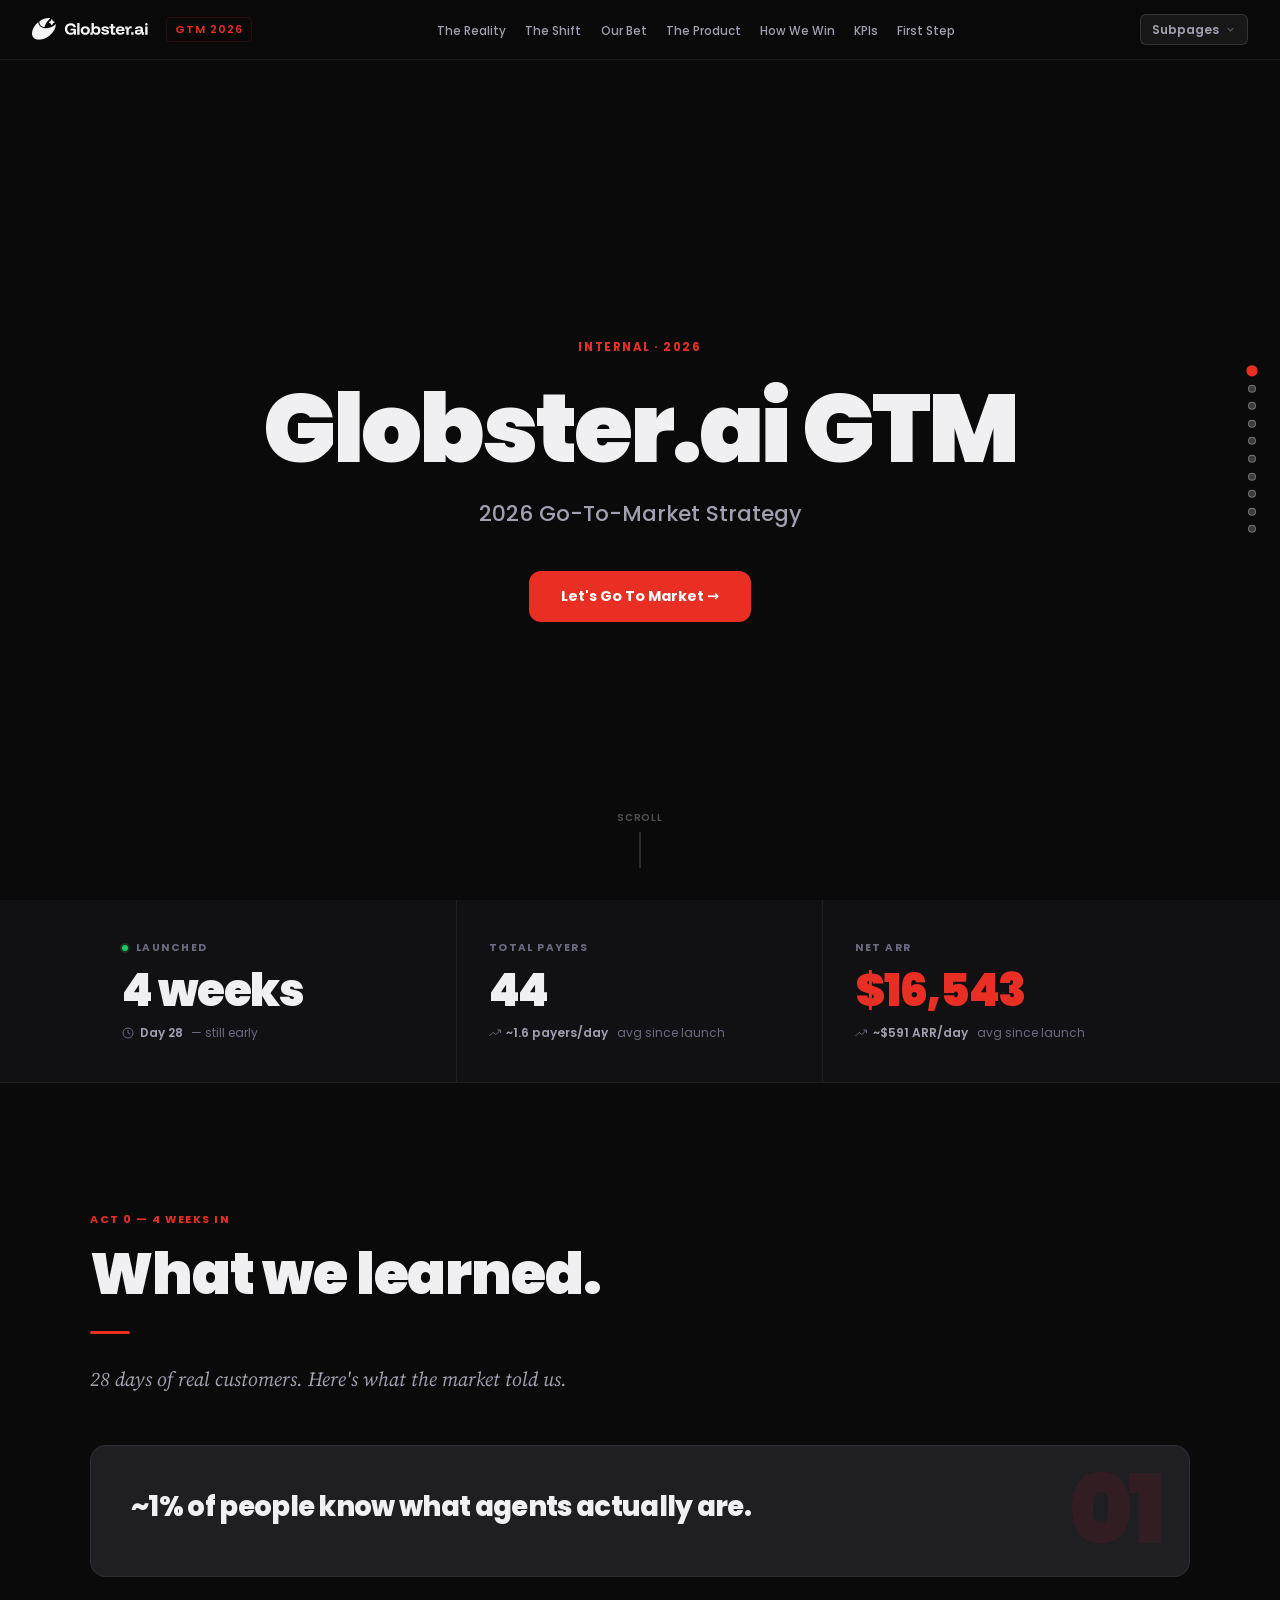
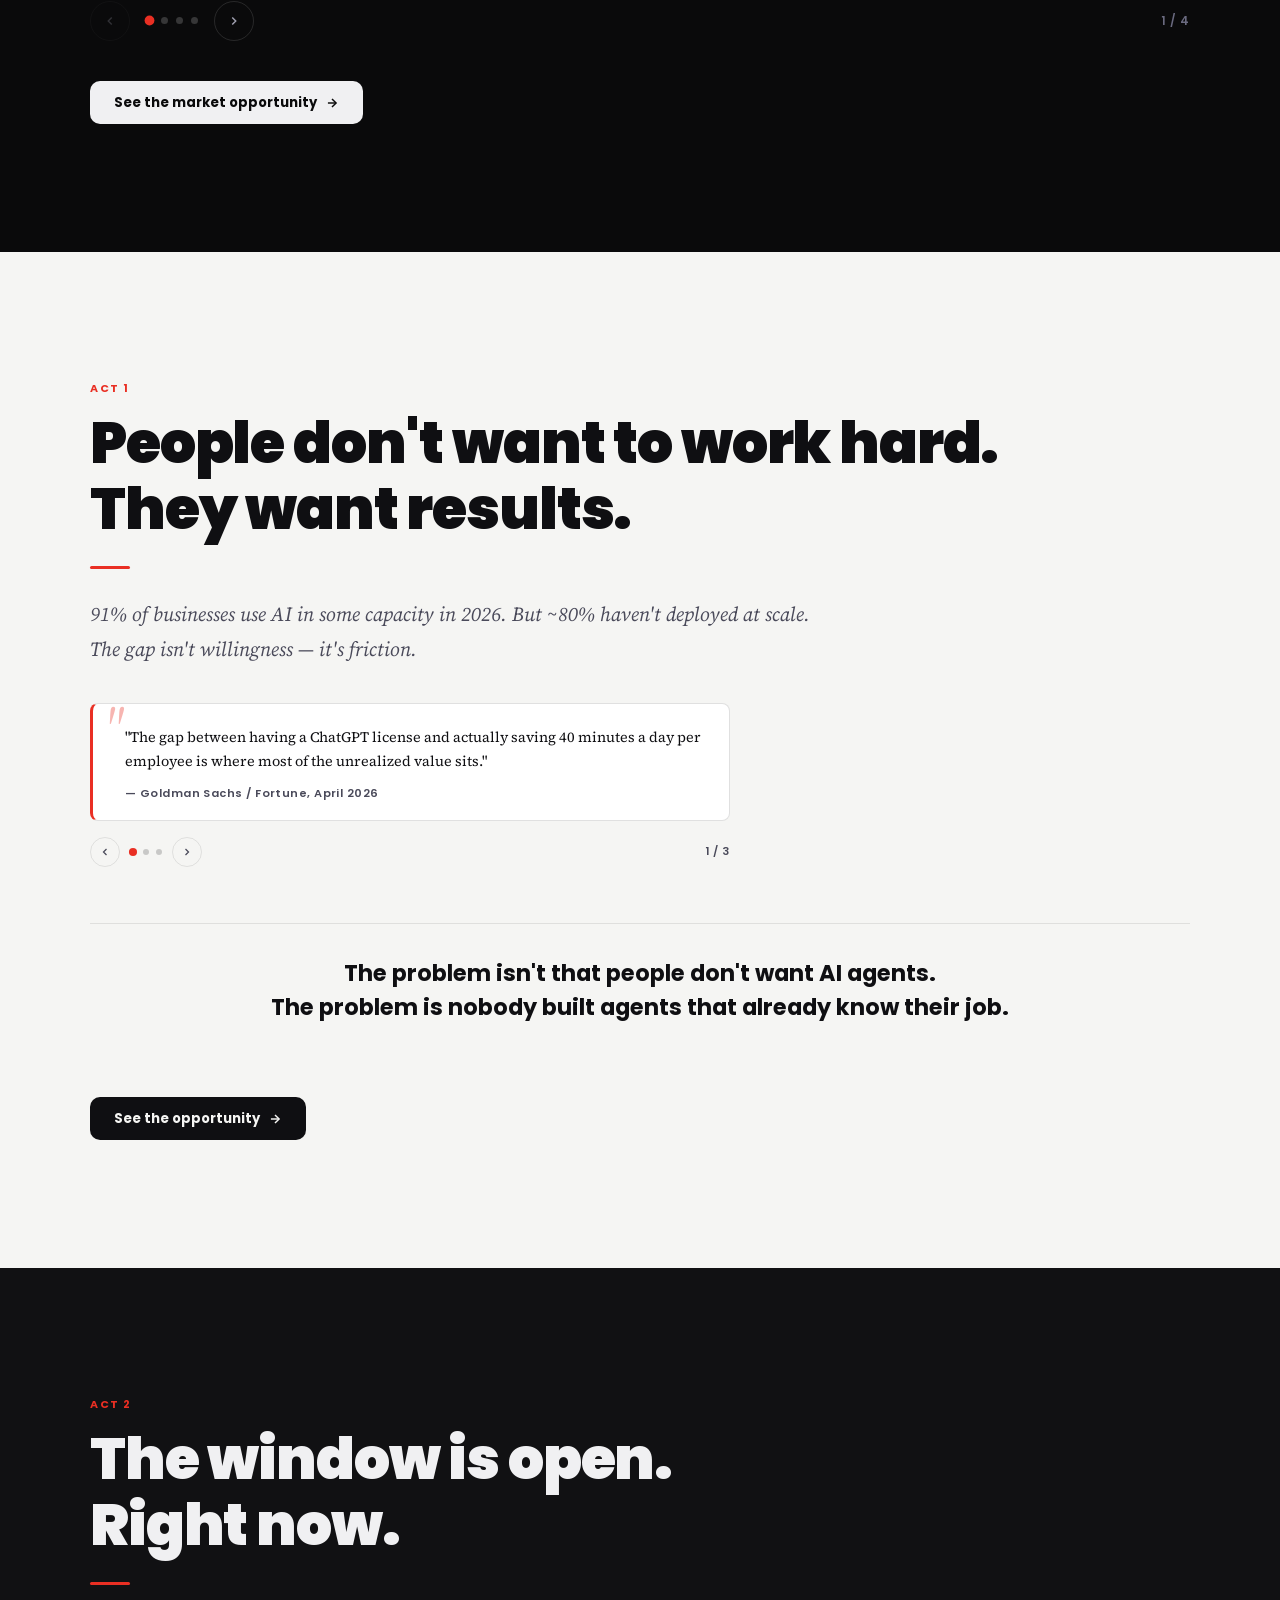
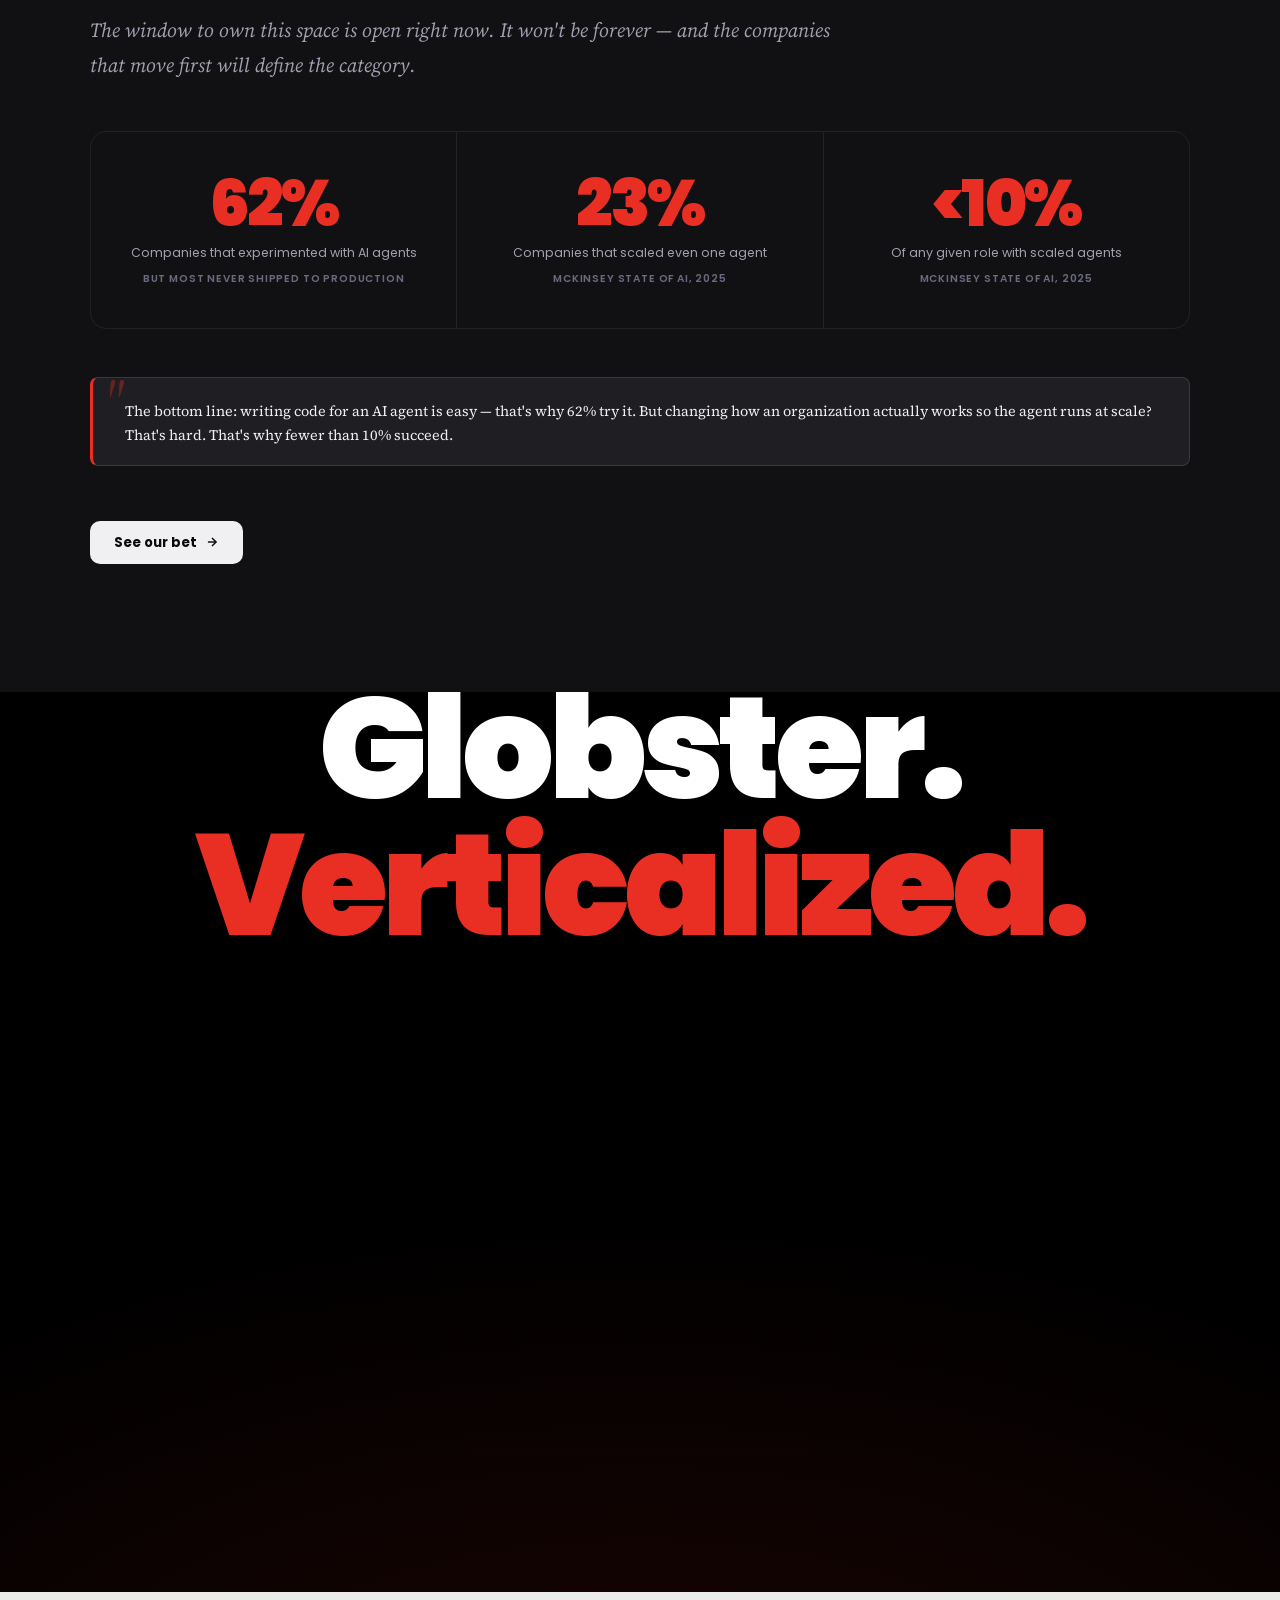
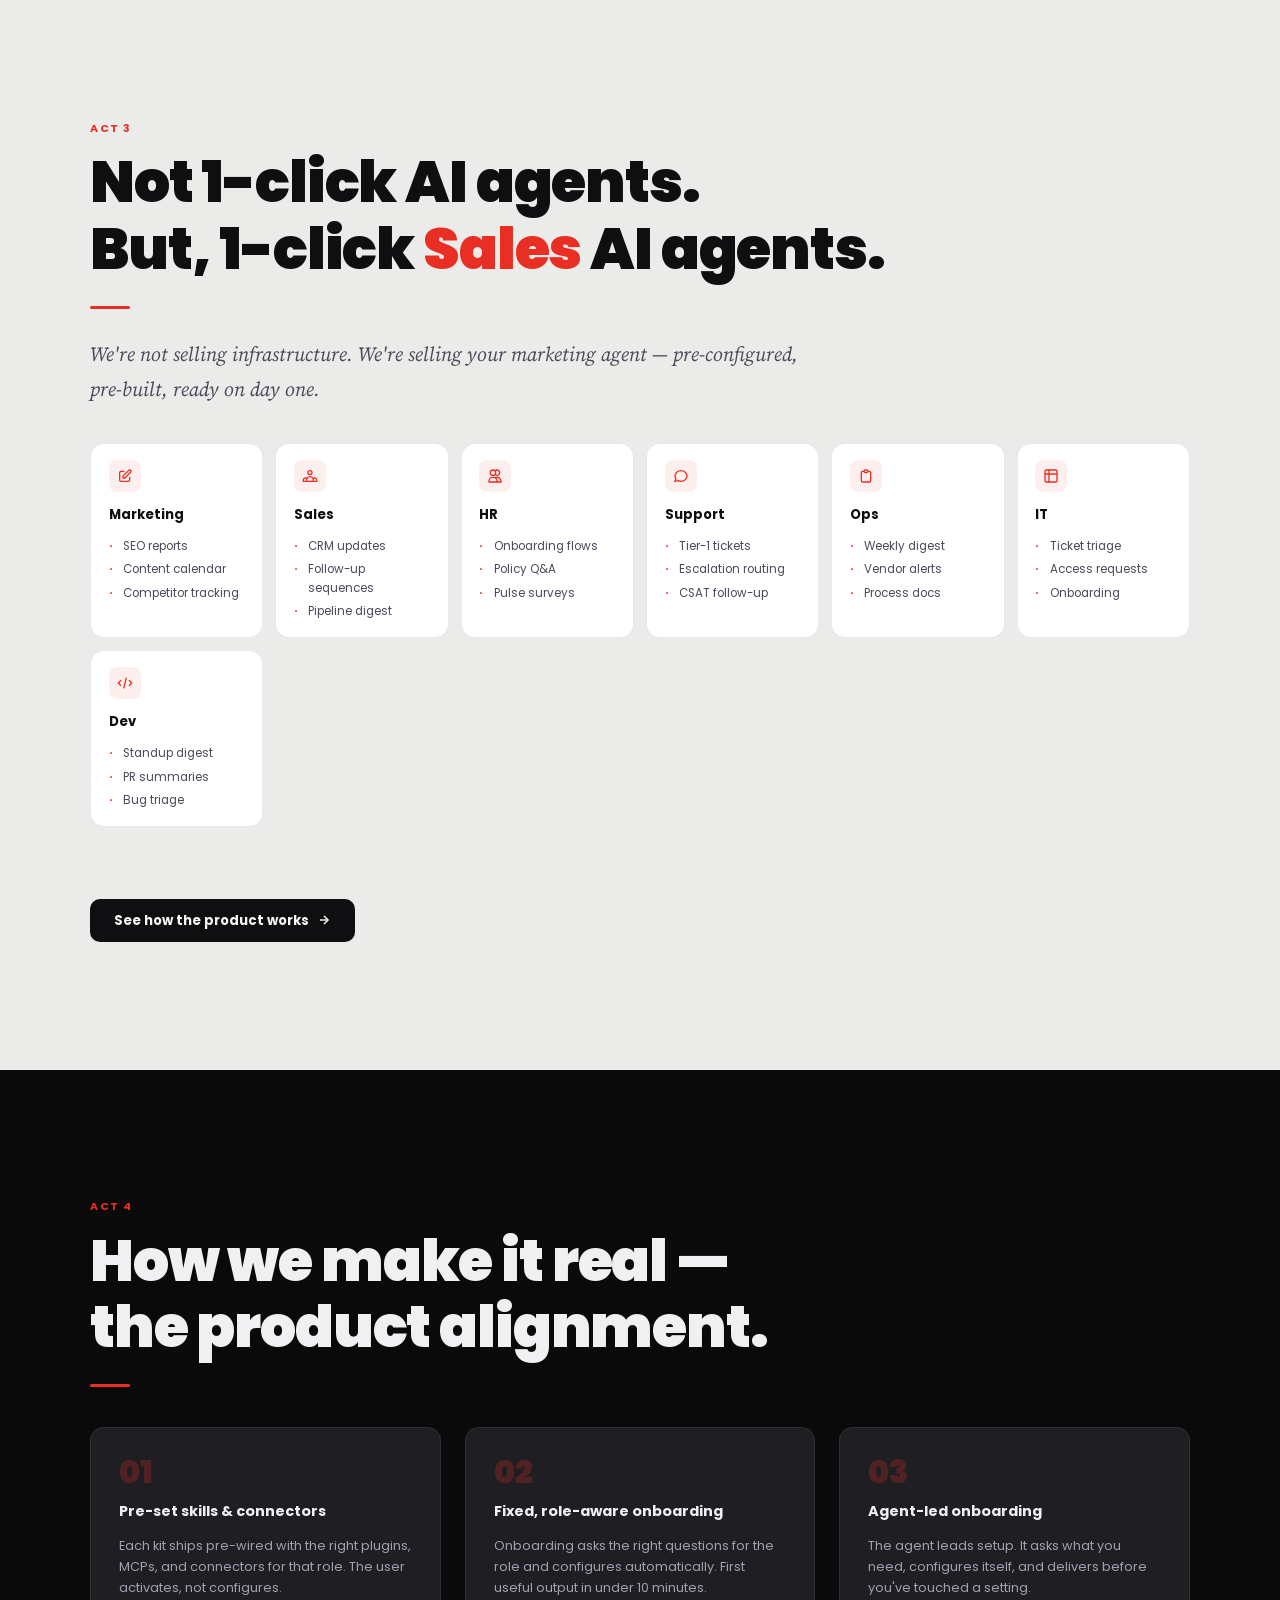
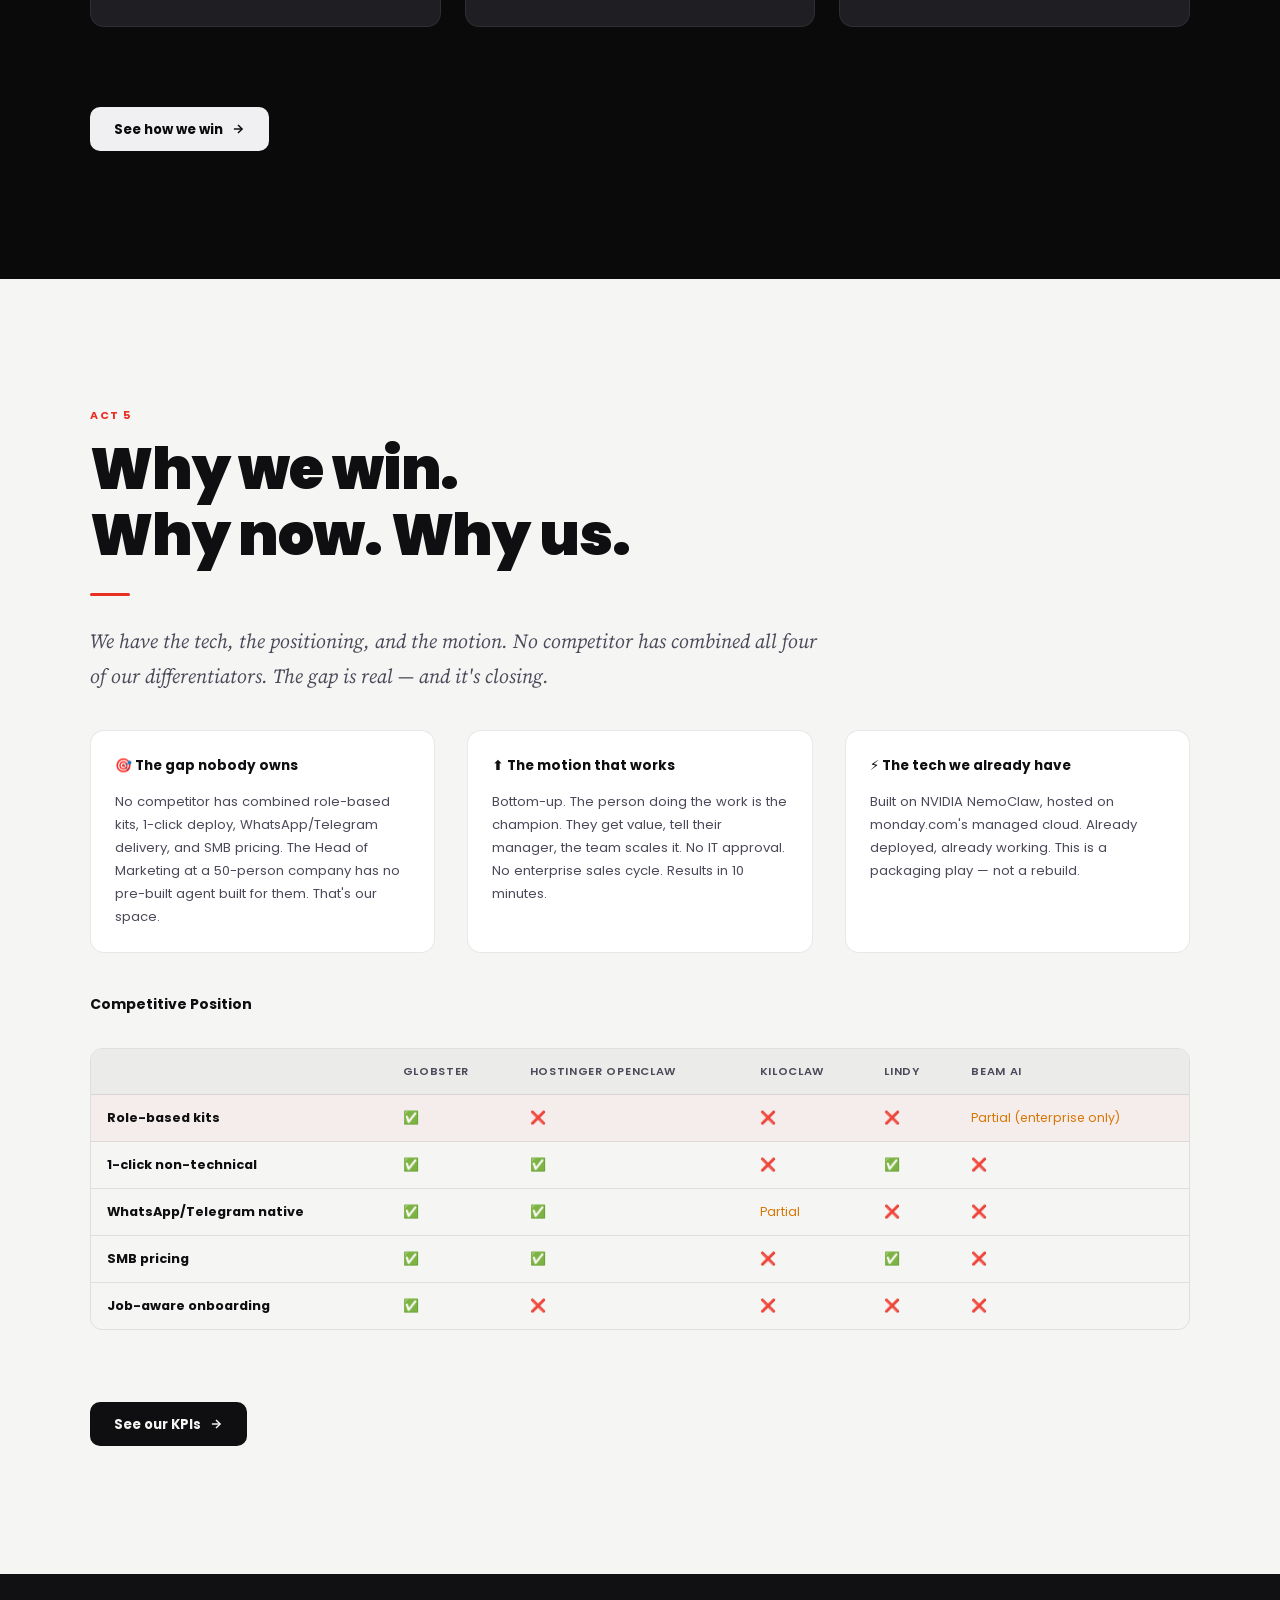
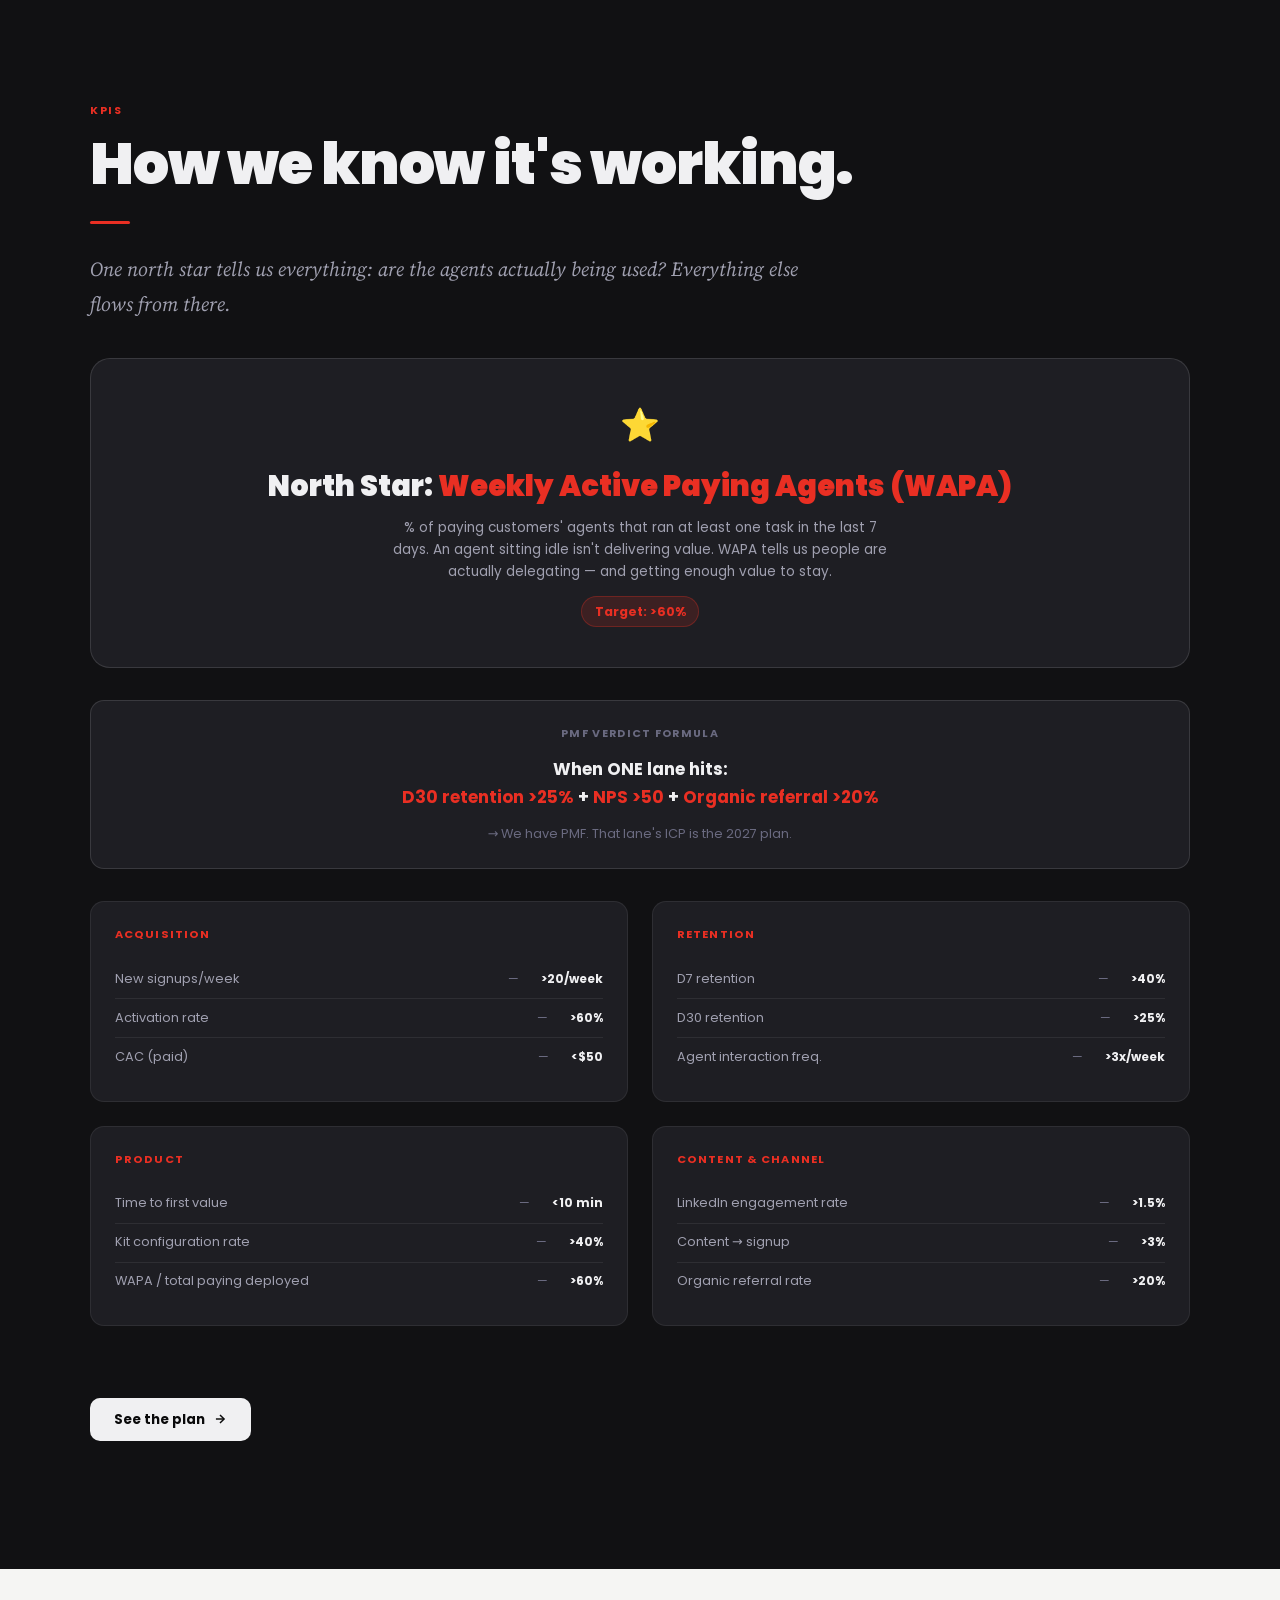
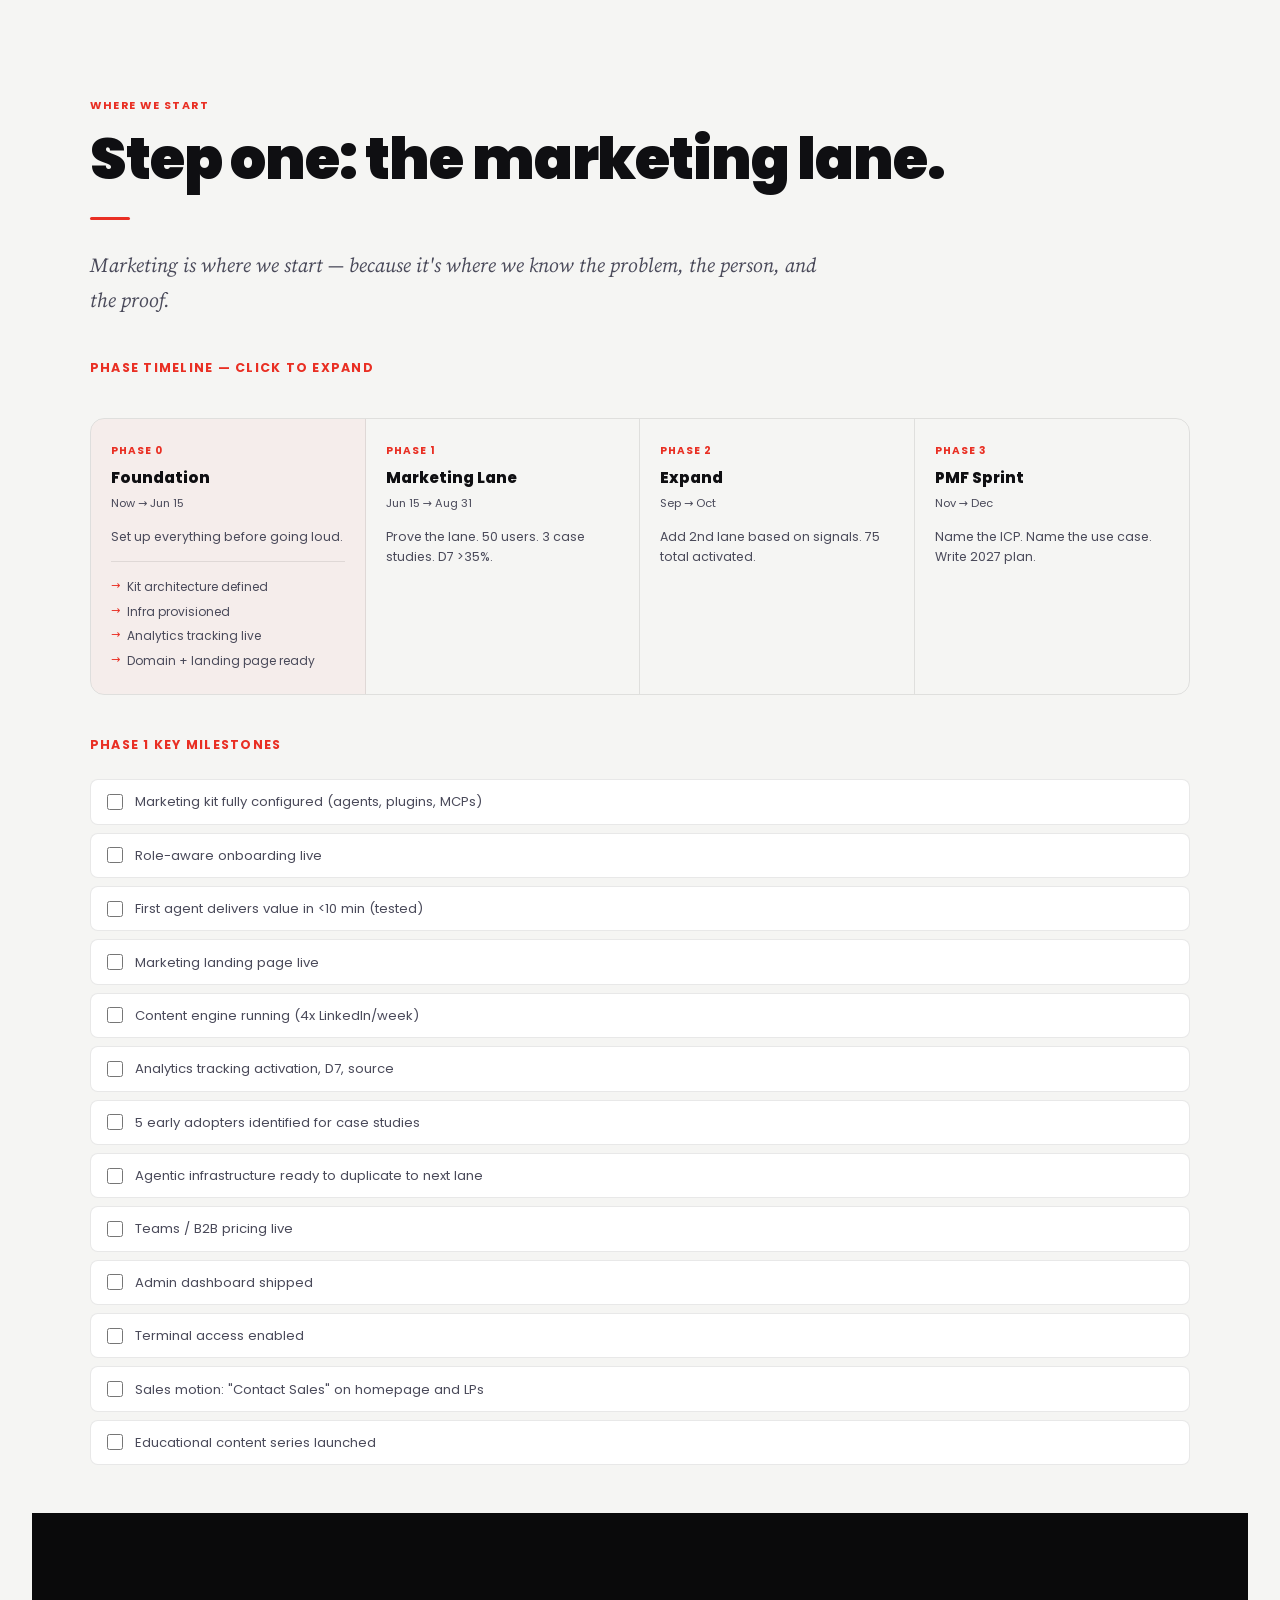
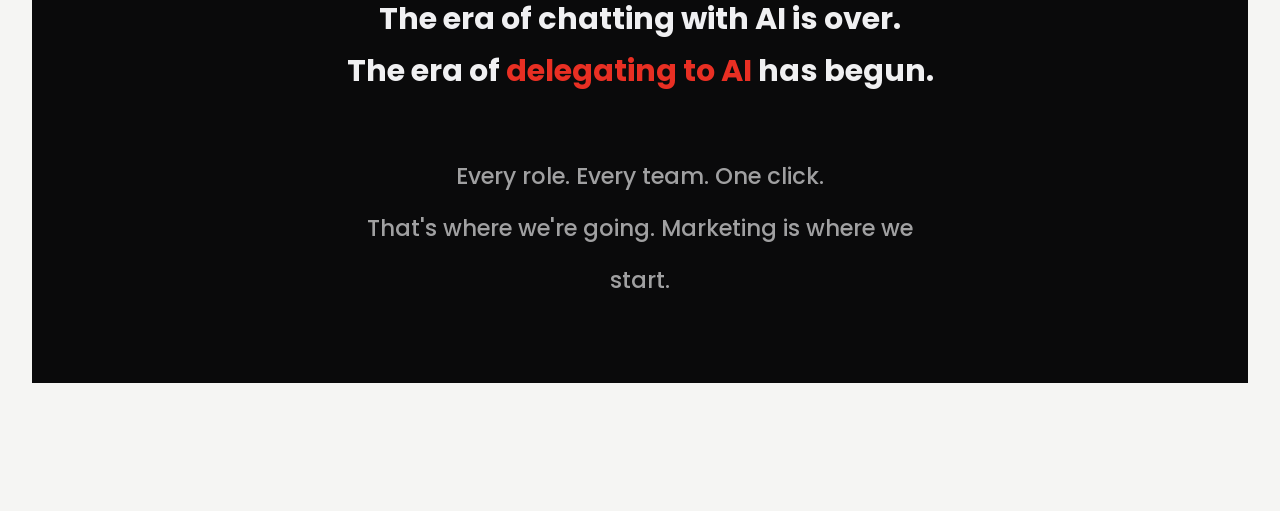
<file: GTM planning.html>
<!DOCTYPE html>
<html lang="en" data-theme="dark">
<head>
  <meta charset="UTF-8">
  <meta name="viewport" content="width=device-width, initial-scale=1.0">
  <title>Globster GTM 2026</title>
  <link rel="preconnect" href="https://fonts.googleapis.com">
  <link rel="preconnect" href="https://fonts.gstatic.com" crossorigin>
  <link href="https://fonts.googleapis.com/css2?family=Poppins:wght@400;500;600;700;800;900&family=Source+Serif+4:ital,wght@0,400;0,600;1,400&display=swap" rel="stylesheet">
  <link rel="stylesheet" href="styles.css">
  <style>
    :root {
      --light-bg: #f5f5f3;
      --light-bg-2: #ebebea;
      --light-text: #0f0f12;
      --light-text-2: #4a4a5a;
      --light-surface: #ffffff;
      --light-border: rgba(0,0,0,.09);
    }
    * { box-sizing: border-box; }

    /* Progress bar */
    #progress-bar {
      position: fixed; top: 0; left: 0;
      height: 3px; width: 0%;
      background: var(--accent);
      z-index: 9999; transition: width 80ms linear;
    }

    /* Act indicator */
    #act-indicator {
      position: fixed; right: 1.5rem; top: 50%;
      transform: translateY(-50%);
      display: flex; flex-direction: column; gap: .6rem;
      z-index: 100;
    }
    @media (max-width: 768px) { #act-indicator { display: none; } }
    .act-dot {
      width: 8px; height: 8px; border-radius: 50%;
      background: rgba(255,255,255,.2);
      border: 1.5px solid rgba(255,255,255,.3);
      cursor: pointer; transition: all 200ms;
      position: relative; display: block;
    }
    .act-dot.active { background: var(--accent); border-color: var(--accent); transform: scale(1.4); }
    .act-dot:hover::after {
      content: attr(data-label);
      position: absolute; right: 16px; top: 50%;
      transform: translateY(-50%);
      white-space: nowrap; font-size: .7rem; font-weight: 600;
      color: var(--text); background: var(--surface);
      border: 1px solid var(--border-med);
      padding: .25rem .6rem; border-radius: 4px;
    }

    /* Nav */
    .gtm-nav {
      position: fixed; top: 0; left: 0; right: 0; height: 60px;
      background: rgba(10,10,11,.92); backdrop-filter: blur(12px);
      border-bottom: 1px solid var(--border);
      display: flex; align-items: center; justify-content: space-between;
      padding: 0 2rem; z-index: 1000; gap: 1rem;
    }
    .gtm-nav__brand { display: flex; align-items: center; gap: .6rem; text-decoration: none; flex-shrink: 0; }
    .gtm-nav__logo { font-size: .95rem; font-weight: 800; color: var(--text); letter-spacing: -.01em; }
    .gtm-nav__label {
      font-size: .68rem; font-weight: 600; letter-spacing: .1em;
      text-transform: uppercase; color: var(--accent);
      padding: .2rem .5rem; border: 1px solid var(--accent-dim); border-radius: 4px;
    }
    .gtm-nav__links { display: flex; align-items: center; gap: .1rem; list-style: none; margin: 0; padding: 0; }
    @media (max-width: 900px) { .gtm-nav__links { display: none; } }
    .gtm-nav__links a {
      font-size: .73rem; font-weight: 500; color: var(--text-2);
      text-decoration: none; padding: .3rem .55rem; border-radius: 5px;
      transition: color 150ms, background 150ms; white-space: nowrap;
    }
    .gtm-nav__links a:hover { color: var(--text); background: rgba(255,255,255,.06); }
    .gtm-nav__sub { position: relative; }
    .gtm-nav__sub-btn {
      display: flex; align-items: center; gap: .35rem;
      font-size: .75rem; font-weight: 600; color: var(--text-2);
      background: rgba(255,255,255,.06); border: 1px solid var(--border-med);
      border-radius: 6px; padding: .35rem .7rem; cursor: pointer;
      transition: all 150ms; white-space: nowrap;
    }
    .gtm-nav__sub-btn:hover { color: var(--text); background: rgba(255,255,255,.1); }
    .gtm-nav__sub-btn svg { width: 11px; height: 11px; opacity: .5; transition: transform 200ms; }
    .gtm-nav__dropdown {
      position: absolute; top: calc(100% + 8px); right: 0;
      min-width: 210px; background: #1a1a1f;
      border: 1px solid var(--border-med); border-radius: 10px;
      padding: .4rem; box-shadow: var(--shadow-lg);
      display: none; flex-direction: column; gap: .1rem;
      z-index: 2000;
    }
    .gtm-nav__dropdown.open { display: flex; }
    .gtm-nav__dropdown a {
      font-size: .78rem; font-weight: 500; color: var(--text-2);
      text-decoration: none; padding: .5rem .75rem; border-radius: 6px;
      transition: all 150ms;
    }
    .gtm-nav__dropdown a:hover { color: var(--text); background: rgba(255,255,255,.06); }

    /* Sections */
    body { padding-top: 60px; font-family: var(--font, 'Poppins', sans-serif); }
    .gtm-section { padding: 8rem 2rem; position: relative; }
    .gtm-section--dark  { background: var(--bg, #0a0a0b); color: var(--text, #f0f0f2); }
    .gtm-section--dark2 { background: var(--bg-2, #111113); color: var(--text, #f0f0f2); }
    .gtm-section--light  { background: var(--light-bg);  color: var(--light-text); }
    .gtm-section--light2 { background: var(--light-bg-2); color: var(--light-text); }
    .gtm-inner { max-width: 1100px; margin: 0 auto; }
    .gtm-act-label {
      font-size: .68rem; font-weight: 700; letter-spacing: .14em;
      text-transform: uppercase; color: var(--accent);
      margin-bottom: .75rem; display: block;
    }
    .gtm-h2 {
      font-size: clamp(2.2rem, 4.5vw, 3.75rem); font-weight: 900;
      line-height: 1.15; letter-spacing: -.02em; margin: 0 0 1.5rem;
    }
    .gtm-section--dark .gtm-h2, .gtm-section--dark2 .gtm-h2 { color: var(--text); }
    .gtm-section--light .gtm-h2, .gtm-section--light2 .gtm-h2 { color: var(--light-text); }

    /* Evidence blocks */
    .evidence-block {
      background: var(--surface); border: 1px solid var(--border-med);
      border-left: 3px solid var(--accent);
      border-radius: 8px; padding: 1.1rem 1.25rem; margin-bottom: .9rem;
      font-family: var(--font-serif, 'Source Serif 4', Georgia, serif);
      font-size: .88rem; line-height: 1.65; color: var(--text);
    }
    .gtm-section--light .evidence-block,
    .gtm-section--light2 .evidence-block {
      background: var(--light-surface); border-color: rgba(0,0,0,.12);
      border-left-color: var(--accent); color: var(--light-text);
    }
    .evidence-block .source {
      display: block; margin-top: .6rem;
      font-family: var(--font, 'Poppins', sans-serif);
      font-size: .7rem; font-weight: 600; letter-spacing: .04em;
      color: var(--text-3); font-style: normal;
    }
    .gtm-section--light .evidence-block .source,
    .gtm-section--light2 .evidence-block .source { color: var(--light-text-2); }

    /* Two-column */
    .gtm-two-col { display: grid; grid-template-columns: 1fr 1fr; gap: 3rem; align-items: start; }
    @media (max-width: 768px) { .gtm-two-col { grid-template-columns: 1fr; } }

    .gtm-narrative { font-size: 1rem; line-height: 1.9; }
    .gtm-section--dark .gtm-narrative, .gtm-section--dark2 .gtm-narrative { color: var(--text-2); }
    .gtm-section--light .gtm-narrative, .gtm-section--light2 .gtm-narrative { color: var(--light-text-2); }

    /* Tension */
    .tension-statement {
      text-align: center; font-size: clamp(1rem, 2.5vw, 1.4rem);
      font-weight: 700; line-height: 1.55;
      margin-top: 3.5rem; padding: 2rem;
      border-top: 1px solid var(--light-border); color: var(--light-text);
    }

    /* Stats row */
    .gtm-stats-row { display: grid; grid-template-columns: repeat(3,1fr); gap: 1.5rem; margin: 2.5rem 0; }
    @media (max-width: 640px) { .gtm-stats-row { grid-template-columns: 1fr; } }
    .gtm-stat-card {
      background: var(--surface); border: 1px solid var(--border);
      border-radius: 14px; padding: 1.5rem; text-align: center;
    }
    .gtm-stat-num {
      font-size: clamp(2rem, 5vw, 3.2rem); font-weight: 900;
      letter-spacing: -.03em; color: var(--accent); line-height: 1;
      display: block; margin-bottom: .4rem;
    }
    .gtm-stat-label { font-size: .78rem; line-height: 1.5; color: var(--text-2); }
    .gtm-stat-sublabel {
      display: block; font-size: .65rem; font-weight: 600;
      letter-spacing: .07em; text-transform: uppercase;
      color: var(--text-3); margin-top: .6rem;
    }

    /* Dept grid */
    .dept-grid { display: grid; grid-template-columns: repeat(auto-fill, minmax(200px,1fr)); gap: 1rem; margin: 2rem 0; }
    .dept-card {
      border-radius: 14px; padding: 1.25rem; transition: all 200ms;
    }
    .gtm-section--light .dept-card, .gtm-section--light2 .dept-card {
      background: var(--light-surface); border: 1px solid var(--light-border); color: var(--light-text);
    }
    .gtm-section--dark .dept-card, .gtm-section--dark2 .dept-card {
      background: var(--surface); border: 1px solid var(--border); color: var(--text);
    }
    .dept-card:hover { transform: translateY(-2px); box-shadow: 0 8px 24px rgba(0,0,0,.15); }
    .dept-card__header { font-size: .88rem; font-weight: 700; margin-bottom: .75rem; }
    .dept-card ul { list-style: none; margin: 0; padding: 0; display: flex; flex-direction: column; gap: .3rem; }
    .dept-card ul li { font-size: .78rem; color: var(--light-text-2); padding-left: .9rem; position: relative; }
    .gtm-section--dark .dept-card ul li, .gtm-section--dark2 .dept-card ul li { color: var(--text-2); }
    .dept-card ul li::before { content: '·'; position: absolute; left: 0; color: var(--accent); font-weight: 700; }

    /* Pillars */
    .pillar-row { display: grid; grid-template-columns: repeat(3,1fr); gap: 1.5rem; margin: 2.5rem 0; }
    @media (max-width: 768px) { .pillar-row { grid-template-columns: 1fr; } }
    .pillar-card { background: var(--surface); border: 1px solid var(--border); border-radius: 14px; padding: 1.75rem; }
    .pillar-card__num { font-size: 2rem; font-weight: 900; color: var(--accent); opacity: .25; line-height: 1; margin-bottom: .75rem; }
    .pillar-card__title { font-size: .9rem; font-weight: 700; margin-bottom: .75rem; color: var(--text); }
    .pillar-card__body { font-size: .82rem; line-height: 1.7; color: var(--text-2); }

    /* Callout box */
    .callout-box { background: var(--surface-2); border: 1px solid var(--border-med); border-radius: 14px; padding: 1.75rem 2rem; margin: 2rem 0; }
    .callout-box--accent { background: var(--accent-dim); border-color: rgba(233,47,35,.25); }
    .callout-box__title { font-size: 1rem; font-weight: 800; margin-bottom: .75rem; color: var(--text); }
    .callout-box__body { font-size: .88rem; line-height: 1.7; color: var(--text-2); }
    .gtm-section--light .callout-box { background: var(--light-surface); border-color: var(--light-border); }
    .gtm-section--light .callout-box__title { color: var(--light-text); }
    .gtm-section--light .callout-box__body { color: var(--light-text-2); }

    /* Three-col */
    .gtm-three-col { display: grid; grid-template-columns: repeat(3,1fr); gap: 2rem; margin: 2rem 0; }
    @media (max-width: 768px) { .gtm-three-col { grid-template-columns: 1fr; } }
    .gtm-col-card { padding: 1.5rem; border-radius: 14px; background: var(--surface); border: 1px solid var(--border); }
    .gtm-section--light .gtm-col-card { background: var(--light-surface); border-color: var(--light-border); }
    .gtm-col-card__title { font-size: .85rem; font-weight: 700; margin-bottom: .9rem; }
    .gtm-section--dark .gtm-col-card__title, .gtm-section--dark2 .gtm-col-card__title { color: var(--text); }
    .gtm-section--light .gtm-col-card__title { color: var(--light-text); }
    .gtm-col-card__body { font-size: .82rem; line-height: 1.75; }
    .gtm-section--dark .gtm-col-card__body, .gtm-section--dark2 .gtm-col-card__body { color: var(--text-2); }
    .gtm-section--light .gtm-col-card__body { color: var(--light-text-2); }
    .gtm-col-card__body ul { padding-left: 1.1rem; margin: .5rem 0; }
    .gtm-col-card__body li { margin-bottom: .3rem; }

    /* Competitive table */
    .comp-table-wrap { overflow-x: auto; margin: 2rem 0; border-radius: 12px; border: 1px solid var(--light-border); }
    .comp-table { width: 100%; border-collapse: collapse; font-size: .8rem; }
    .comp-table th {
      background: var(--light-bg-2); color: var(--light-text-2);
      font-weight: 600; font-size: .7rem; letter-spacing: .06em;
      text-transform: uppercase; padding: .85rem 1rem;
      text-align: left; border-bottom: 1px solid var(--light-border); white-space: nowrap;
    }
    .comp-table td { padding: .8rem 1rem; border-bottom: 1px solid var(--light-border); color: var(--light-text-2); vertical-align: middle; }
    .comp-table td:first-child { font-weight: 700; color: var(--light-text); white-space: nowrap; }
    .comp-table tr:last-child td { border-bottom: none; }
    .comp-table tbody tr { transition: background 150ms; cursor: default; }
    .comp-table tbody tr:hover { background: rgba(0,0,0,.03); }
    .comp-table tbody tr.us-row { background: rgba(233,47,35,.04); }
    .comp-table tbody tr.us-row:hover { background: rgba(233,47,35,.08); }
    .check { color: #16a34a; } .cross { color: #aaa; } .partial { color: #d97706; font-size: .78rem; }

    /* North star */
    .north-star {
      text-align: center; padding: 2.5rem;
      background: var(--surface); border: 1px solid var(--border-med);
      border-radius: 20px; margin: 2rem 0;
    }
    .north-star__icon { font-size: 2rem; margin-bottom: .75rem; }
    .north-star__metric { font-size: clamp(1.3rem, 3vw, 1.8rem); font-weight: 900; color: var(--text); margin-bottom: .5rem; }
    .north-star__metric span { color: var(--accent); }
    .north-star__desc { font-size: .85rem; color: var(--text-2); line-height: 1.65; max-width: 500px; margin: .5rem auto 0; }
    .north-star__target {
      display: inline-block; margin-top: .75rem;
      font-size: .78rem; font-weight: 700; padding: .3rem .8rem;
      background: var(--accent-dim); border: 1px solid rgba(233,47,35,.3);
      border-radius: 20px; color: var(--accent);
    }

    /* PMF box */
    .pmf-box { background: var(--surface); border: 1px solid var(--border-med); border-radius: 14px; padding: 1.5rem 2rem; text-align: center; margin: 2rem 0; }
    .pmf-box__label { font-size: .68rem; font-weight: 700; letter-spacing: .12em; text-transform: uppercase; color: var(--text-3); margin-bottom: .75rem; }
    .pmf-box__formula { font-size: clamp(.88rem, 2vw, 1.05rem); font-weight: 700; color: var(--text); line-height: 1.7; }
    .pmf-box__formula span { color: var(--accent); }
    .pmf-box__verdict { margin-top: .75rem; font-size: .8rem; color: var(--text-3); }

    /* KPI grid */
    .kpi-grid { display: grid; grid-template-columns: repeat(2,1fr); gap: 1.5rem; margin: 2rem 0; }
    @media (max-width: 640px) { .kpi-grid { grid-template-columns: 1fr; } }
    .kpi-category { background: var(--surface); border: 1px solid var(--border); border-radius: 14px; padding: 1.5rem; }
    .kpi-category__title { font-size: .7rem; font-weight: 700; letter-spacing: .1em; text-transform: uppercase; color: var(--accent); margin-bottom: 1rem; }
    .kpi-row { display: flex; justify-content: space-between; align-items: baseline; padding: .55rem 0; border-bottom: 1px solid var(--border); gap: 1rem; }
    .kpi-row:last-child { border-bottom: none; }
    .kpi-row__name { font-size: .8rem; color: var(--text-2); flex: 1; }
    .kpi-row__current { font-size: .75rem; color: var(--text-3); min-width: 24px; text-align: center; }
    .kpi-row__target { font-size: .75rem; font-weight: 700; color: var(--text); white-space: nowrap; }

    /* Phase timeline */
    .phase-timeline { display: grid; grid-template-columns: repeat(4,1fr); gap: 0; margin: 2.5rem 0; border: 1px solid var(--light-border); border-radius: 14px; overflow: hidden; }
    @media (max-width: 768px) { .phase-timeline { grid-template-columns: 1fr; } }
    .phase-card { padding: 1.5rem 1.25rem; border-right: 1px solid var(--light-border); cursor: pointer; transition: background 200ms; }
    .phase-card:last-child { border-right: none; }
    .phase-card:hover { background: rgba(0,0,0,.03); }
    .phase-card.active { background: rgba(233,47,35,.04); }
    .phase-card__num { font-size: .65rem; font-weight: 700; letter-spacing: .1em; text-transform: uppercase; color: var(--accent); margin-bottom: .4rem; }
    .phase-card__name { font-size: .95rem; font-weight: 800; color: var(--light-text); margin-bottom: .3rem; }
    .phase-card__dates { font-size: .7rem; color: var(--light-text-2); margin-bottom: .9rem; }
    .phase-card__desc { font-size: .78rem; line-height: 1.6; color: var(--light-text-2); }
    .phase-card__detail { display: none; margin-top: .9rem; padding-top: .9rem; border-top: 1px solid var(--light-border); }
    .phase-card.active .phase-card__detail { display: block; }
    .phase-card__detail ul { list-style: none; padding: 0; margin: 0; display: flex; flex-direction: column; gap: .35rem; }
    .phase-card__detail li { font-size: .75rem; color: var(--light-text-2); padding-left: 1rem; position: relative; }
    .phase-card__detail li::before { content: '→'; position: absolute; left: 0; color: var(--accent); font-size: .7rem; }

    /* Milestones */
    .milestone-list { display: flex; flex-direction: column; gap: .5rem; margin: 1.5rem 0; }
    .milestone-item { display: flex; align-items: center; gap: .75rem; padding: .7rem 1rem; background: var(--light-surface); border: 1px solid var(--light-border); border-radius: 8px; font-size: .82rem; color: var(--light-text-2); cursor: pointer; transition: background 150ms; }
    .milestone-item:hover { background: #f0f0ee; }
    .milestone-item input[type="checkbox"] { width: 16px; height: 16px; accent-color: var(--accent); flex-shrink: 0; cursor: pointer; }

    /* Reasons */
    .reasons-list { display: flex; flex-direction: column; gap: .65rem; margin: 2rem 0; }
    .reason-item { display: flex; align-items: flex-start; gap: 1rem; padding: .9rem 1.25rem; background: var(--light-surface); border: 1px solid var(--light-border); border-radius: 10px; }
    .reason-num { font-size: 1.1rem; font-weight: 900; color: var(--accent); flex-shrink: 0; line-height: 1.4; min-width: 24px; }
    .reason-text { font-size: .85rem; line-height: 1.6; color: var(--light-text-2); }
    .reason-text strong { color: var(--light-text); }

    /* Section CTA */
    .section-cta {
      display: inline-flex; align-items: center; gap: .5rem;
      margin-top: 2.5rem;
      padding: .7rem 1.5rem;
      font-size: .82rem; font-weight: 700;
      border-radius: 10px; text-decoration: none;
      transition: all 180ms; cursor: pointer; border: none;
    }
    .section-cta svg { width: 14px; height: 14px; transition: transform 180ms; }
    .section-cta:hover svg { transform: translateX(3px); }
    .section-cta--dark {
      background: var(--text); color: var(--bg);
    }
    .section-cta--dark:hover { background: #fff; }
    .section-cta--light {
      background: var(--light-text); color: var(--light-bg);
    }
    .section-cta--light:hover { background: #000; }
    .section-cta--ghost-dark {
      background: transparent; color: var(--text);
      border: 1px solid var(--border-med);
    }
    .section-cta--ghost-dark:hover { background: rgba(255,255,255,.06); border-color: rgba(255,255,255,.25); }
    .section-cta--ghost-light {
      background: transparent; color: var(--light-text);
      border: 1px solid var(--light-border);
    }
    .section-cta--ghost-light:hover { background: rgba(0,0,0,.05); border-color: rgba(0,0,0,.2); }

    /* Act 0 — learnings carousel */
    .learnings-carousel { margin-top: 3rem; position: relative; }
    .learnings-track { position: relative; }
    .learning-card {
      display: none;
      background: var(--surface); border: 1px solid var(--border);
      border-radius: 16px; padding: 2.75rem 2.5rem 2.25rem;
      position: relative; overflow: hidden;
      animation: lcFadeIn 280ms ease;
    }
    .learning-card.active { display: block; }
    @keyframes lcFadeIn { from { opacity: 0; transform: translateY(8px); } to { opacity: 1; transform: none; } }
    .learning-card__num {
      font-size: 6rem; font-weight: 900; letter-spacing: -.05em;
      color: var(--accent); opacity: .1; line-height: 1;
      position: absolute; top: 1rem; right: 1.75rem;
      font-variant-numeric: tabular-nums; pointer-events: none;
    }
    .learning-card__insight {
      font-size: clamp(1.25rem, 2.5vw, 1.7rem); font-weight: 800;
      line-height: 1.25; letter-spacing: -.025em;
      color: var(--text); margin-bottom: 1rem;
      max-width: 680px; position: relative; z-index: 1;
    }
    .learning-card__context {
      font-size: .95rem; line-height: 1.8; color: var(--text-2);
      max-width: 600px; position: relative; z-index: 1;
    }
    .learning-card__context em { color: var(--text); font-style: normal; font-weight: 600; }

    /* Learnings nav */
    .learnings-nav {
      display: flex; align-items: center; gap: 1rem;
      margin-top: 1.5rem;
    }
    .lc-btn {
      width: 40px; height: 40px; border-radius: 50%; cursor: pointer;
      display: flex; align-items: center; justify-content: center;
      border: 1px solid var(--border-med); background: transparent;
      color: var(--text-2); transition: all 150ms; flex-shrink: 0;
    }
    .lc-btn:hover { background: rgba(255,255,255,.08); color: var(--text); border-color: rgba(255,255,255,.3); }
    .lc-btn:disabled { opacity: .25; cursor: not-allowed; }
    .lc-dots { display: flex; gap: .5rem; align-items: center; }
    .lc-dot {
      width: 7px; height: 7px; border-radius: 50%;
      background: rgba(255,255,255,.18); cursor: pointer;
      transition: all 200ms;
    }
    .lc-dot.active { background: var(--accent); transform: scale(1.4); }
    .lc-count {
      font-size: .72rem; font-weight: 600; letter-spacing: .06em;
      color: var(--text-3); margin-left: auto;
    }

    /* Rotating word */
    .rotating-word {
      display: inline-block;
      position: relative;
      color: var(--accent);
      min-width: 3ch;
    }
    .rotating-word__inner {
      display: inline-block;
      transition: opacity 200ms ease, transform 200ms ease;
    }
    .rotating-word__inner.exit {
      opacity: 0; transform: translateY(-8px);
    }
    .rotating-word__inner.enter {
      opacity: 0; transform: translateY(8px);
    }

    /* Parallax transition */
    .parallax-transition {
      position: relative;
      height: 100vh;
      background: #000;
      overflow: hidden;
      display: flex; align-items: center; justify-content: center;
    }
    .parallax-transition__bg {
      position: absolute; inset: -30%;
      background: radial-gradient(ellipse 80% 60% at 50% 60%, rgba(233,47,35,.12) 0%, transparent 70%);
      will-change: transform;
    }
    .parallax-transition__content {
      position: relative; z-index: 2;
      text-align: center;
      will-change: transform;
    }
    .parallax-transition__eyebrow {
      font-size: .72rem; font-weight: 700; letter-spacing: .2em;
      text-transform: uppercase; color: var(--accent);
      margin-bottom: 1.5rem; display: block;
      opacity: 0; transform: translateY(20px);
      transition: opacity 600ms ease, transform 600ms ease;
    }
    .parallax-transition__h1 {
      font-size: clamp(3.5rem, 12vw, 9rem); font-weight: 900;
      letter-spacing: -.04em; line-height: .95;
      color: #fff;
      opacity: 0; transform: translateY(30px);
      transition: opacity 700ms ease 150ms, transform 700ms ease 150ms;
    }
    .parallax-transition__h1 span { color: var(--accent); }
    .parallax-transition.visible .parallax-transition__eyebrow,
    .parallax-transition.visible .parallax-transition__h1 {
      opacity: 1; transform: translateY(0);
    }

    /* Status section */
    .status-section {
      background: var(--bg-2, #111113);
      border-bottom: 1px solid var(--border);
      padding: 0;
    }
    .status-inner {
      max-width: 1100px; margin: 0 auto;
      display: grid; grid-template-columns: repeat(3, 1fr);
    }
    @media (max-width: 640px) { .status-inner { grid-template-columns: 1fr; } }
    .status-item {
      padding: 2.5rem 2rem;
      border-right: 1px solid var(--border);
      position: relative;
    }
    .status-item:last-child { border-right: none; }
    @media (max-width: 640px) { .status-item { border-right: none; border-bottom: 1px solid var(--border); } .status-item:last-child { border-bottom: none; } }
    .status-item__label {
      font-size: .65rem; font-weight: 700; letter-spacing: .14em;
      text-transform: uppercase; color: var(--text-3);
      margin-bottom: .75rem; display: flex; align-items: center; gap: .5rem;
    }
    .status-live-dot {
      width: 6px; height: 6px; border-radius: 50%; background: #22c55e;
      box-shadow: 0 0 0 2px rgba(34,197,94,.2);
      animation: pulse-green 2s ease-in-out infinite;
      flex-shrink: 0;
    }
    @keyframes pulse-green {
      0%, 100% { box-shadow: 0 0 0 2px rgba(34,197,94,.2); }
      50% { box-shadow: 0 0 0 5px rgba(34,197,94,.1); }
    }
    .status-item__value {
      font-size: clamp(1.8rem, 4vw, 2.8rem); font-weight: 900;
      letter-spacing: -.03em; color: var(--text); line-height: 1;
      margin-bottom: .6rem; display: block;
    }
    .status-item__value--accent { color: var(--accent); }
    .status-item__avg {
      font-size: .75rem; color: var(--text-3); display: flex; align-items: center; gap: .35rem;
    }
    .status-item__avg strong { color: var(--text-2); font-weight: 600; }

    /* Closing strip */
    .closing-strip { background: var(--bg); color: var(--text); text-align: center; padding: 5rem 2rem; margin-top: 3rem; }
    .closing-strip__text { font-size: clamp(1.1rem, 3vw, 1.9rem); font-weight: 700; line-height: 1.7; max-width: 600px; margin: 0 auto; }
    .closing-strip__accent { color: var(--accent); }

/* Lead paragraph */
.gtm-lead {
  font-family: 'Source Serif 4', Georgia, serif;
  font-size: clamp(1.05rem, 2vw, 1.25rem);
  font-style: italic;
  line-height: 1.75;
  margin: 0 0 2.25rem;
  max-width: 740px;
}
.gtm-section--dark .gtm-lead, .gtm-section--dark2 .gtm-lead { color: var(--text-2); }
.gtm-section--light .gtm-lead, .gtm-section--light2 .gtm-lead { color: var(--light-text-2); }

/* Accent divider */
.gtm-divider { width: 2.5rem; height: 3px; background: var(--accent); border-radius: 2px; margin: 1.25rem 0 1.75rem; }

/* Evidence block upgrade */
.evidence-block {
  position: relative;
  padding: 1.4rem 1.4rem 1.1rem 2rem;
  font-size: .9rem;
}
.evidence-block::before {
  content: '"';
  position: absolute; top: -.2rem; left: .6rem;
  font-family: 'Source Serif 4', Georgia, serif;
  font-size: 3.5rem; line-height: 1;
  color: var(--accent); opacity: .35;
  font-style: italic; pointer-events: none;
}

/* Quote carousel */
.quote-carousel { position: relative; }
.quote-slide { display: none; animation: qcFadeIn 300ms ease; }
.quote-slide.active { display: block; }
@keyframes qcFadeIn { from { opacity: 0; transform: translateY(6px); } to { opacity: 1; transform: none; } }
.quote-carousel__nav {
  display: flex; align-items: center; gap: .6rem; margin-top: 1rem;
}
.qc-btn {
  width: 30px; height: 30px; border-radius: 50%;
  background: transparent; cursor: pointer;
  display: flex; align-items: center; justify-content: center;
  transition: all 150ms; flex-shrink: 0;
}
.gtm-section--light .qc-btn, .gtm-section--light2 .qc-btn {
  border: 1px solid var(--light-border); color: var(--light-text-2);
}
.gtm-section--light .qc-btn:hover, .gtm-section--light2 .qc-btn:hover {
  background: rgba(0,0,0,.06); color: var(--light-text); border-color: rgba(0,0,0,.25);
}
.gtm-section--dark .qc-btn, .gtm-section--dark2 .qc-btn {
  border: 1px solid var(--border-med); color: var(--text-2);
}
.gtm-section--dark .qc-btn:hover, .gtm-section--dark2 .qc-btn:hover {
  background: rgba(255,255,255,.08); color: var(--text); border-color: rgba(255,255,255,.3);
}
.qc-dots { display: flex; gap: .45rem; align-items: center; }
.qc-dot {
  width: 6px; height: 6px; border-radius: 50%;
  cursor: pointer; transition: all 200ms;
}
.gtm-section--light .qc-dot, .gtm-section--light2 .qc-dot { background: rgba(0,0,0,.18); }
.gtm-section--light .qc-dot.active, .gtm-section--light2 .qc-dot.active { background: var(--accent); transform: scale(1.35); }
.gtm-section--dark .qc-dot, .gtm-section--dark2 .qc-dot { background: rgba(255,255,255,.2); }
.gtm-section--dark .qc-dot.active, .gtm-section--dark2 .qc-dot.active { background: var(--accent); transform: scale(1.35); }
.qc-count { font-size: .68rem; font-weight: 600; letter-spacing: .06em; margin-left: auto; }
.gtm-section--light .qc-count, .gtm-section--light2 .qc-count { color: var(--light-text-2); }
.gtm-section--dark .qc-count, .gtm-section--dark2 .qc-count { color: var(--text-3); }

/* Dept card icon badge */
.dept-card__icon {
  width: 32px; height: 32px; border-radius: 8px;
  background: var(--accent-dim); display: flex; align-items: center; justify-content: center;
  margin-bottom: .75rem;
}
.dept-card__icon svg { width: 16px; height: 16px; color: var(--accent); }
.gtm-section--light .dept-card__icon, .gtm-section--light2 .dept-card__icon {
  background: rgba(233,47,35,.08);
}

/* Narrative size upgrade */
.gtm-narrative { font-size: 1rem; line-height: 1.9; }

/* Carousel full-width mode */
.quote-carousel--wide { max-width: 640px; }

/* Big stat display for shift section */
.big-number-row { display: flex; gap: 0; margin: 3rem 0; border: 1px solid var(--border); border-radius: 16px; overflow: hidden; }
.big-number-item { flex: 1; padding: 2.5rem 2rem; border-right: 1px solid var(--border); text-align: center; }
.big-number-item:last-child { border-right: none; }
.big-number-item__num { font-size: clamp(2.5rem, 6vw, 4rem); font-weight: 900; color: var(--accent); letter-spacing: -.04em; line-height: 1; display: block; margin-bottom: .5rem; }
.big-number-item__label { font-size: .78rem; color: var(--text-2); line-height: 1.5; }
.big-number-item__sub { display: block; font-size: .65rem; font-weight: 600; letter-spacing: .08em; text-transform: uppercase; color: var(--text-3); margin-top: .5rem; }
@media (max-width: 600px) { .big-number-row { flex-direction: column; } .big-number-item { border-right: none; border-bottom: 1px solid var(--border); } .big-number-item:last-child { border-bottom: none; } }

/* Dept card minimal mode */
.dept-grid--tight { grid-template-columns: repeat(auto-fill, minmax(150px, 1fr)); gap: .75rem; }
.dept-card--min { padding: 1rem 1.1rem; }
.dept-card--min .dept-card__header { font-size: .82rem; font-weight: 700; }
.dept-card--min ul li { font-size: .73rem; }

/* Pillar card minimal */
.pillar-card--slim .pillar-card__body { font-size: .8rem; line-height: 1.65; }

    /* Hero */
    #hero {
      min-height: calc(100svh - 60px); display: flex; flex-direction: column;
      align-items: center; justify-content: center; text-align: center;
      padding: 4rem 2rem; background: var(--bg); position: relative;
    }
    .hero-eyebrow { font-size: .72rem; font-weight: 700; letter-spacing: .14em; text-transform: uppercase; color: var(--accent); margin-bottom: 1.5rem; }
    .hero-h1 { font-size: clamp(3rem, 8vw, 6rem); font-weight: 900; letter-spacing: -.03em; line-height: 1.0; margin: 0 0 1.25rem; color: var(--text); }
    .hero-sub { font-size: clamp(1rem, 2vw, 1.35rem); font-weight: 500; color: var(--text-2); margin: 0 0 2.5rem; }
    .hero-cta {
      display: inline-flex; align-items: center; gap: .5rem;
      padding: .85rem 2rem; background: var(--accent); color: #fff;
      font-size: .9rem; font-weight: 700; border-radius: 12px;
      text-decoration: none; transition: opacity 200ms, transform 200ms;
    }
    .hero-cta:hover { opacity: .88; transform: translateY(-2px); }
    .scroll-cue {
      position: absolute; bottom: 2rem; left: 50%; transform: translateX(-50%);
      display: flex; flex-direction: column; align-items: center; gap: .4rem;
      opacity: .3; animation: bounce 2s ease-in-out infinite;
    }
    .scroll-cue__line { width: 1px; height: 36px; background: var(--text); }
    .scroll-cue__label { font-size: .62rem; font-weight: 600; letter-spacing: .1em; text-transform: uppercase; color: var(--text); }
    @keyframes bounce {
      0%,100% { transform: translateX(-50%) translateY(0); }
      50% { transform: translateX(-50%) translateY(6px); }
    }
  </style>
</head>
<body>

<div id="progress-bar"></div>

<nav id="act-indicator" aria-label="Section navigation">
  <a class="act-dot active" data-label="Hero" href="#hero" data-section="hero"></a>
  <a class="act-dot" data-label="Where We At" href="#status" data-section="status"></a>
  <a class="act-dot" data-label="What We Learned" href="#learned" data-section="learned"></a>
  <a class="act-dot" data-label="The Reality" href="#reality" data-section="reality"></a>
  <a class="act-dot" data-label="The Shift" href="#shift" data-section="shift"></a>
  <a class="act-dot" data-label="Our Bet" href="#bet" data-section="bet"></a>
  <a class="act-dot" data-label="The Product" href="#product" data-section="product"></a>
  <a class="act-dot" data-label="How We Win" href="#howwewin" data-section="howwewin"></a>
  <a class="act-dot" data-label="KPIs" href="#kpis" data-section="kpis"></a>
  <a class="act-dot" data-label="First Step" href="#firststep" data-section="firststep"></a>
</nav>

<header class="gtm-nav">
  <a href="index.html" class="gtm-nav__brand">
    <img src="assets/globster-logo-dark.svg" alt="Globster" style="height:22px;width:auto;display:block;">
    <span class="gtm-nav__label">GTM 2026</span>
  </a>
  <ul class="gtm-nav__links">
    <li><a href="#reality">The Reality</a></li>
    <li><a href="#shift">The Shift</a></li>
    <li><a href="#bet">Our Bet</a></li>
    <li><a href="#product">The Product</a></li>
    <li><a href="#howwewin">How We Win</a></li>
    <li><a href="#kpis">KPIs</a></li>
    <li><a href="#firststep">First Step</a></li>
  </ul>
  <div class="gtm-nav__sub">
    <button class="gtm-nav__sub-btn">
      Subpages
      <svg viewBox="0 0 24 24" fill="none" stroke="currentColor" stroke-width="2.5"><polyline points="6 9 12 15 18 9"/></svg>
    </button>
    <div class="gtm-nav__dropdown">
      <a href="gtm-competitors.html">Competitive Landscape</a>
      <a href="gtm-icp.html">ICP Framework</a>
      <a href="gtm-messaging.html">Messaging Framework</a>
      <a href="gtm-narrative.html">Narrative</a>
      <a href="gtm-channels.html">Channel Strategy</a>
      <a href="gtm-content.html">Content Strategy</a>
      <a href="gtm-launch.html">Launch Sequence</a>
      <a href="gtm-metrics.html">Success Metrics</a>
    </div>
  </div>
</header>

<!-- HERO -->
<section id="hero">
  <p class="hero-eyebrow">Internal · 2026</p>
  <h1 class="hero-h1">Globster.ai GTM</h1>
  <p class="hero-sub">2026 Go-To-Market Strategy</p>
  <a href="#reality" class="hero-cta">Let's Go To Market →</a>
  <div class="scroll-cue">
    <span class="scroll-cue__label">Scroll</span>
    <span class="scroll-cue__line"></span>
  </div>
</section>

<!-- WHERE WE AT -->
<section id="status" class="status-section">
  <div class="status-inner">
    <div class="status-item">
      <div class="status-item__label">
        <span class="status-live-dot"></span>
        Launched
      </div>
      <span class="status-item__value">4 weeks</span>
      <div class="status-item__avg">
        <svg viewBox="0 0 24 24" fill="none" stroke="currentColor" stroke-width="2" width="12" height="12"><circle cx="12" cy="12" r="10"/><polyline points="12 6 12 12 16 14"/></svg>
        <strong>Day 28</strong>&nbsp;— still early
      </div>
    </div>
    <div class="status-item">
      <div class="status-item__label">Total Payers</div>
      <span class="status-item__value">44</span>
      <div class="status-item__avg">
        <svg viewBox="0 0 24 24" fill="none" stroke="currentColor" stroke-width="2" width="12" height="12"><polyline points="23 6 13.5 15.5 8.5 10.5 1 18"/><polyline points="17 6 23 6 23 12"/></svg>
        <strong>~1.6 payers/day</strong>&nbsp;avg since launch
      </div>
    </div>
    <div class="status-item">
      <div class="status-item__label">Net ARR</div>
      <span class="status-item__value status-item__value--accent">$16,543</span>
      <div class="status-item__avg">
        <svg viewBox="0 0 24 24" fill="none" stroke="currentColor" stroke-width="2" width="12" height="12"><polyline points="23 6 13.5 15.5 8.5 10.5 1 18"/><polyline points="17 6 23 6 23 12"/></svg>
        <strong>~$591 ARR/day</strong>&nbsp;avg since launch
      </div>
    </div>
  </div>
</section>

<!-- ACT 0: WHAT WE LEARNED -->
<section id="learned" class="gtm-section gtm-section--dark">
  <div class="gtm-inner">
    <span class="gtm-act-label">Act 0 — 4 weeks in</span>
    <h2 class="gtm-h2">What we learned.</h2>
    <div class="gtm-divider"></div>
    <p class="gtm-lead">28 days of real customers. Here's what the market told us.</p>
    <div class="learnings-carousel" id="lc-learned">
      <div class="learnings-track">

        <div class="learning-card active">
          <div class="learning-card__num">01</div>
          <div class="learning-card__insight">~1% of people know what agents actually are.</div>
        </div>

        <div class="learning-card">
          <div class="learning-card__num">02</div>
          <div class="learning-card__insight">Most people are not builders. They want business outcomes.</div>
        </div>

        <div class="learning-card">
          <div class="learning-card__num">03</div>
          <div class="learning-card__insight">People see the value in Globster.</div>
        </div>

        <div class="learning-card">
          <div class="learning-card__num">04</div>
          <div class="learning-card__insight">The platform is horizontal — but the value is vertical.</div>
        </div>

      </div>
      <div class="learnings-nav">
        <button class="lc-btn lc-prev" aria-label="Previous" disabled>
          <svg viewBox="0 0 24 24" fill="none" stroke="currentColor" stroke-width="2.5" width="14" height="14"><polyline points="15 18 9 12 15 6"/></svg>
        </button>
        <div class="lc-dots">
          <span class="lc-dot active"></span>
          <span class="lc-dot"></span>
          <span class="lc-dot"></span>
          <span class="lc-dot"></span>
        </div>
        <button class="lc-btn lc-next" aria-label="Next">
          <svg viewBox="0 0 24 24" fill="none" stroke="currentColor" stroke-width="2.5" width="14" height="14"><polyline points="9 18 15 12 9 6"/></svg>
        </button>
        <span class="lc-count">1 / 4</span>
      </div>
    </div>
    <a href="#reality" class="section-cta section-cta--dark">
      See the market opportunity
      <svg viewBox="0 0 24 24" fill="none" stroke="currentColor" stroke-width="2.5"><line x1="5" y1="12" x2="19" y2="12"/><polyline points="12 5 19 12 12 19"/></svg>
    </a>
  </div>
</section>

<!-- ACT 1: THE REALITY -->
<section id="reality" class="gtm-section gtm-section--light">
  <div class="gtm-inner">
    <span class="gtm-act-label">Act 1</span>
    <h2 class="gtm-h2">People don't want to work hard.<br>They want results.</h2>
    <div class="gtm-divider"></div>
    <p class="gtm-lead">91% of businesses use AI in some capacity in 2026. But ~80% haven't deployed at scale. The gap isn't willingness — it's friction.</p>
    <div class="quote-carousel quote-carousel--wide" id="qc-reality">
        <div class="quote-carousel__track">
          <blockquote class="evidence-block quote-slide active">
            "The gap between having a ChatGPT license and actually saving 40 minutes a day per employee is where most of the unrealized value sits."
            <cite class="source">— Goldman Sachs / Fortune, April 2026</cite>
          </blockquote>
          <blockquote class="evidence-block quote-slide">
            "I looked into a vast amount of 'revolutionary' AI tools for e-commerce brands, and I found them all underwhelming. There are some good tools, but nothing that does anything the average business owner can't do on their own."
            <cite class="source">— r/marketing, 10-year e-commerce marketer (top post)</cite>
          </blockquote>
          <blockquote class="evidence-block quote-slide">
            "AI as a tool is great and all, but it would be nice to go for like... 3 days straight without having to come across an AI discussion or announcement."
            <cite class="source">— r/marketing</cite>
          </blockquote>
        </div>
        <div class="quote-carousel__nav">
          <button class="qc-btn qc-prev" aria-label="Previous quote">
            <svg viewBox="0 0 24 24" fill="none" stroke="currentColor" stroke-width="2.5" width="12" height="12"><polyline points="15 18 9 12 15 6"/></svg>
          </button>
          <div class="qc-dots">
            <span class="qc-dot active"></span>
            <span class="qc-dot"></span>
            <span class="qc-dot"></span>
          </div>
          <button class="qc-btn qc-next" aria-label="Next quote">
            <svg viewBox="0 0 24 24" fill="none" stroke="currentColor" stroke-width="2.5" width="12" height="12"><polyline points="9 18 15 12 9 6"/></svg>
          </button>
          <span class="qc-count">1 / 3</span>
        </div>
      </div>
    <div class="tension-statement">
      The problem isn't that people don't want AI agents.<br>
      The problem is <strong>nobody built agents that already know their job.</strong>
    </div>
    <a href="#shift" class="section-cta section-cta--light">
      See the opportunity
      <svg viewBox="0 0 24 24" fill="none" stroke="currentColor" stroke-width="2.5"><line x1="5" y1="12" x2="19" y2="12"/><polyline points="12 5 19 12 12 19"/></svg>
    </a>
  </div>
</section>

<!-- ACT 2: THE SHIFT -->
<section id="shift" class="gtm-section gtm-section--dark2">
  <div class="gtm-inner">
    <span class="gtm-act-label">Act 2</span>
    <h2 class="gtm-h2">The window is open.<br>Right now.</h2>
    <div class="gtm-divider"></div>
    <p class="gtm-lead">The window to own this space is open right now. It won't be forever — and the companies that move first will define the category.</p>
    <div class="big-number-row">
      <div class="big-number-item">
        <span class="big-number-item__num">62%</span>
        <div class="big-number-item__label">Companies that experimented with AI agents</div>
        <span class="big-number-item__sub">But most never shipped to production</span>
      </div>
      <div class="big-number-item">
        <span class="big-number-item__num">23%</span>
        <div class="big-number-item__label">Companies that scaled even one agent</div>
        <span class="big-number-item__sub">McKinsey State of AI, 2025</span>
      </div>
      <div class="big-number-item">
        <span class="big-number-item__num">&lt;10%</span>
        <div class="big-number-item__label">Of any given role with scaled agents</div>
        <span class="big-number-item__sub">McKinsey State of AI, 2025</span>
      </div>
    </div>
    <blockquote class="evidence-block">
      The bottom line: writing code for an AI agent is easy — that's why 62% try it. But changing how an organization actually works so the agent runs at scale? That's hard. That's why fewer than 10% succeed.
    </blockquote>
    <a href="#bet" class="section-cta section-cta--dark">
      See our bet
      <svg viewBox="0 0 24 24" fill="none" stroke="currentColor" stroke-width="2.5"><line x1="5" y1="12" x2="19" y2="12"/><polyline points="12 5 19 12 12 19"/></svg>
    </a>
  </div>
</section>

<!-- TRANSITION: THE CHANGE -->
<div class="parallax-transition" id="parallax-change">
  <div class="parallax-transition__bg" id="parallax-bg"></div>
  <div class="parallax-transition__content" id="parallax-content">
    <span class="parallax-transition__eyebrow">The Change</span>
    <h2 class="parallax-transition__h1">Globster.<br><span>Verticalized.</span></h2>
  </div>
</div>

<!-- ACT 3: OUR BET -->
<section id="bet" class="gtm-section gtm-section--light2">
  <div class="gtm-inner">
    <span class="gtm-act-label">Act 3</span>
    <h2 class="gtm-h2">Not 1-click AI agents.<br>But, 1-click <span class="rotating-word"><span class="rotating-word__inner" id="rotating-role">HR</span></span> AI agents.</h2>
    <div class="gtm-divider"></div>
    <p class="gtm-lead">We're not selling infrastructure. We're selling your marketing agent — pre-configured, pre-built, ready on day one.</p>
    <div class="dept-grid dept-grid--tight">
      <div class="dept-card dept-card--min">
        <div class="dept-card__icon"><svg viewBox="0 0 24 24" fill="none" stroke="currentColor" stroke-width="2"><path d="M11 5H6a2 2 0 00-2 2v11a2 2 0 002 2h11a2 2 0 002-2v-5m-1.414-9.414a2 2 0 112.828 2.828L11.828 15H9v-2.828l8.586-8.586z"/></svg></div>
        <div class="dept-card__header">Marketing</div>
        <ul><li>SEO reports</li><li>Content calendar</li><li>Competitor tracking</li></ul>
      </div>
      <div class="dept-card dept-card--min">
        <div class="dept-card__icon"><svg viewBox="0 0 24 24" fill="none" stroke="currentColor" stroke-width="2"><path d="M17 20h5v-2a3 3 0 00-5.356-1.857M17 20H7m10 0v-2c0-.656-.126-1.283-.356-1.857M7 20H2v-2a3 3 0 015.356-1.857M7 20v-2c0-.656.126-1.283.356-1.857m0 0a5.002 5.002 0 019.288 0M15 7a3 3 0 11-6 0 3 3 0 016 0z"/></svg></div>
        <div class="dept-card__header">Sales</div>
        <ul><li>CRM updates</li><li>Follow-up sequences</li><li>Pipeline digest</li></ul>
      </div>
      <div class="dept-card dept-card--min">
        <div class="dept-card__icon"><svg viewBox="0 0 24 24" fill="none" stroke="currentColor" stroke-width="2"><path d="M12 4.354a4 4 0 110 5.292M15 21H3v-1a6 6 0 0112 0v1zm0 0h6v-1a6 6 0 00-9-5.197M13 7a4 4 0 11-8 0 4 4 0 018 0z"/></svg></div>
        <div class="dept-card__header">HR</div>
        <ul><li>Onboarding flows</li><li>Policy Q&amp;A</li><li>Pulse surveys</li></ul>
      </div>
      <div class="dept-card dept-card--min">
        <div class="dept-card__icon"><svg viewBox="0 0 24 24" fill="none" stroke="currentColor" stroke-width="2"><path d="M8 12h.01M12 12h.01M16 12h.01M21 12c0 4.418-4.03 8-9 8a9.863 9.863 0 01-4.255-.949L3 20l1.395-3.72C3.512 15.042 3 13.574 3 12c0-4.418 4.03-8 9-8s9 3.582 9 8z"/></svg></div>
        <div class="dept-card__header">Support</div>
        <ul><li>Tier-1 tickets</li><li>Escalation routing</li><li>CSAT follow-up</li></ul>
      </div>
      <div class="dept-card dept-card--min">
        <div class="dept-card__icon"><svg viewBox="0 0 24 24" fill="none" stroke="currentColor" stroke-width="2"><path d="M9 5H7a2 2 0 00-2 2v12a2 2 0 002 2h10a2 2 0 002-2V7a2 2 0 00-2-2h-2M9 5a2 2 0 002 2h2a2 2 0 002-2M9 5a2 2 0 012-2h2a2 2 0 012 2"/></svg></div>
        <div class="dept-card__header">Ops</div>
        <ul><li>Weekly digest</li><li>Vendor alerts</li><li>Process docs</li></ul>
      </div>
      <div class="dept-card dept-card--min">
        <div class="dept-card__icon"><svg viewBox="0 0 24 24" fill="none" stroke="currentColor" stroke-width="2"><path d="M9 3H5a2 2 0 00-2 2v4m6-6h10a2 2 0 012 2v4M9 3v18m0 0h10a2 2 0 002-2V9M9 21H5a2 2 0 01-2-2V9m0 0h18"/></svg></div>
        <div class="dept-card__header">IT</div>
        <ul><li>Ticket triage</li><li>Access requests</li><li>Onboarding</li></ul>
      </div>
      <div class="dept-card dept-card--min">
        <div class="dept-card__icon"><svg viewBox="0 0 24 24" fill="none" stroke="currentColor" stroke-width="2"><path d="M10 20l4-16m4 4l4 4-4 4M6 16l-4-4 4-4"/></svg></div>
        <div class="dept-card__header">Dev</div>
        <ul><li>Standup digest</li><li>PR summaries</li><li>Bug triage</li></ul>
      </div>
    </div>
    <a href="#product" class="section-cta section-cta--light">
      See how the product works
      <svg viewBox="0 0 24 24" fill="none" stroke="currentColor" stroke-width="2.5"><line x1="5" y1="12" x2="19" y2="12"/><polyline points="12 5 19 12 12 19"/></svg>
    </a>
  </div>
</section>

<!-- ACT 4: THE PRODUCT -->
<section id="product" class="gtm-section gtm-section--dark">
  <div class="gtm-inner">
    <span class="gtm-act-label">Act 4</span>
    <h2 class="gtm-h2">How we make it real —<br>the product alignment.</h2>
    <div class="gtm-divider"></div>
    <div class="pillar-row">
      <div class="pillar-card pillar-card--slim">
        <div class="pillar-card__num">01</div>
        <div class="pillar-card__title">Pre-set skills &amp; connectors</div>
        <div class="pillar-card__body">Each kit ships pre-wired with the right plugins, MCPs, and connectors for that role. The user activates, not configures.</div>
      </div>
      <div class="pillar-card pillar-card--slim">
        <div class="pillar-card__num">02</div>
        <div class="pillar-card__title">Fixed, role-aware onboarding</div>
        <div class="pillar-card__body">Onboarding asks the right questions for the role and configures automatically. First useful output in under 10 minutes.</div>
      </div>
      <div class="pillar-card pillar-card--slim">
        <div class="pillar-card__num">03</div>
        <div class="pillar-card__title">Agent-led onboarding</div>
        <div class="pillar-card__body">The agent leads setup. It asks what you need, configures itself, and delivers before you've touched a setting.</div>
      </div>
    </div>
    <a href="#howwewin" class="section-cta section-cta--dark">
      See how we win
      <svg viewBox="0 0 24 24" fill="none" stroke="currentColor" stroke-width="2.5"><line x1="5" y1="12" x2="19" y2="12"/><polyline points="12 5 19 12 12 19"/></svg>
    </a>
  </div>
</section>

<!-- ACT 5: HOW WE WIN -->
<section id="howwewin" class="gtm-section gtm-section--light">
  <div class="gtm-inner">
    <span class="gtm-act-label">Act 5</span>
    <h2 class="gtm-h2">Why we win.<br>Why now. Why us.</h2>
    <div class="gtm-divider"></div>
    <p class="gtm-lead">We have the tech, the positioning, and the motion. No competitor has combined all four of our differentiators. The gap is real — and it's closing.</p>
    <div class="gtm-three-col">
      <div class="gtm-col-card">
        <div class="gtm-col-card__title">🎯 The gap nobody owns</div>
        <div class="gtm-col-card__body">No competitor has combined role-based kits, 1-click deploy, WhatsApp/Telegram delivery, and SMB pricing. The Head of Marketing at a 50-person company has no pre-built agent built for them. That's our space.</div>
      </div>
      <div class="gtm-col-card">
        <div class="gtm-col-card__title">⬆️ The motion that works</div>
        <div class="gtm-col-card__body">Bottom-up. The person doing the work is the champion. They get value, tell their manager, the team scales it. No IT approval. No enterprise sales cycle. Results in 10 minutes.</div>
      </div>
      <div class="gtm-col-card">
        <div class="gtm-col-card__title">⚡ The tech we already have</div>
        <div class="gtm-col-card__body">Built on NVIDIA NemoClaw, hosted on monday.com's managed cloud. Already deployed, already working. This is a packaging play — not a rebuild.</div>
      </div>
    </div>
    <h3 style="font-size:.88rem;font-weight:700;margin:2.5rem 0 1rem;color:var(--light-text);">Competitive Position</h3>
    <div class="comp-table-wrap">
      <table class="comp-table">
        <thead>
          <tr><th></th><th>Globster</th><th>Hostinger OpenClaw</th><th>KiloClaw</th><th>Lindy</th><th>Beam AI</th></tr>
        </thead>
        <tbody>
          <tr class="us-row"><td>Role-based kits</td><td><span class="check">✅</span></td><td><span class="cross">❌</span></td><td><span class="cross">❌</span></td><td><span class="cross">❌</span></td><td><span class="partial">Partial (enterprise only)</span></td></tr>
          <tr><td>1-click non-technical</td><td><span class="check">✅</span></td><td><span class="check">✅</span></td><td><span class="cross">❌</span></td><td><span class="check">✅</span></td><td><span class="cross">❌</span></td></tr>
          <tr><td>WhatsApp/Telegram native</td><td><span class="check">✅</span></td><td><span class="check">✅</span></td><td><span class="partial">Partial</span></td><td><span class="cross">❌</span></td><td><span class="cross">❌</span></td></tr>
          <tr><td>SMB pricing</td><td><span class="check">✅</span></td><td><span class="check">✅</span></td><td><span class="cross">❌</span></td><td><span class="check">✅</span></td><td><span class="cross">❌</span></td></tr>
          <tr><td>Job-aware onboarding</td><td><span class="check">✅</span></td><td><span class="cross">❌</span></td><td><span class="cross">❌</span></td><td><span class="cross">❌</span></td><td><span class="cross">❌</span></td></tr>
        </tbody>
      </table>
    </div>
    <a href="#kpis" class="section-cta section-cta--light">
      See our KPIs
      <svg viewBox="0 0 24 24" fill="none" stroke="currentColor" stroke-width="2.5"><line x1="5" y1="12" x2="19" y2="12"/><polyline points="12 5 19 12 12 19"/></svg>
    </a>
  </div>
</section>

<!-- KPIs -->
<section id="kpis" class="gtm-section gtm-section--dark2">
  <div class="gtm-inner">
    <span class="gtm-act-label">KPIs</span>
    <h2 class="gtm-h2">How we know it's working.</h2>
    <div class="gtm-divider"></div>
    <p class="gtm-lead">One north star tells us everything: are the agents actually being used? Everything else flows from there.</p>
    <div class="north-star">
      <div class="north-star__icon">⭐</div>
      <div class="north-star__metric">North Star: <span>Weekly Active Paying Agents (WAPA)</span></div>
      <div class="north-star__desc">% of paying customers' agents that ran at least one task in the last 7 days. An agent sitting idle isn't delivering value. WAPA tells us people are actually delegating — and getting enough value to stay.</div>
      <span class="north-star__target">Target: &gt;60%</span>
    </div>
    <div class="pmf-box">
      <div class="pmf-box__label">PMF Verdict Formula</div>
      <div class="pmf-box__formula">When ONE lane hits:<br><span>D30 retention &gt;25%</span> + <span>NPS &gt;50</span> + <span>Organic referral &gt;20%</span></div>
      <div class="pmf-box__verdict">→ We have PMF. That lane's ICP is the 2027 plan.</div>
    </div>
    <div class="kpi-grid">
      <div class="kpi-category">
        <div class="kpi-category__title">Acquisition</div>
        <div class="kpi-row"><span class="kpi-row__name">New signups/week</span><span class="kpi-row__current">—</span><span class="kpi-row__target">&gt;20/week</span></div>
        <div class="kpi-row"><span class="kpi-row__name">Activation rate</span><span class="kpi-row__current">—</span><span class="kpi-row__target">&gt;60%</span></div>
        <div class="kpi-row"><span class="kpi-row__name">CAC (paid)</span><span class="kpi-row__current">—</span><span class="kpi-row__target">&lt;$50</span></div>
      </div>
      <div class="kpi-category">
        <div class="kpi-category__title">Retention</div>
        <div class="kpi-row"><span class="kpi-row__name">D7 retention</span><span class="kpi-row__current">—</span><span class="kpi-row__target">&gt;40%</span></div>
        <div class="kpi-row"><span class="kpi-row__name">D30 retention</span><span class="kpi-row__current">—</span><span class="kpi-row__target">&gt;25%</span></div>
        <div class="kpi-row"><span class="kpi-row__name">Agent interaction freq.</span><span class="kpi-row__current">—</span><span class="kpi-row__target">&gt;3x/week</span></div>
      </div>
      <div class="kpi-category">
        <div class="kpi-category__title">Product</div>
        <div class="kpi-row"><span class="kpi-row__name">Time to first value</span><span class="kpi-row__current">—</span><span class="kpi-row__target">&lt;10 min</span></div>
        <div class="kpi-row"><span class="kpi-row__name">Kit configuration rate</span><span class="kpi-row__current">—</span><span class="kpi-row__target">&gt;40%</span></div>
        <div class="kpi-row"><span class="kpi-row__name">WAPA / total paying deployed</span><span class="kpi-row__current">—</span><span class="kpi-row__target">&gt;60%</span></div>
      </div>
      <div class="kpi-category">
        <div class="kpi-category__title">Content &amp; Channel</div>
        <div class="kpi-row"><span class="kpi-row__name">LinkedIn engagement rate</span><span class="kpi-row__current">—</span><span class="kpi-row__target">&gt;1.5%</span></div>
        <div class="kpi-row"><span class="kpi-row__name">Content → signup</span><span class="kpi-row__current">—</span><span class="kpi-row__target">&gt;3%</span></div>
        <div class="kpi-row"><span class="kpi-row__name">Organic referral rate</span><span class="kpi-row__current">—</span><span class="kpi-row__target">&gt;20%</span></div>
      </div>
    </div>
    <a href="#firststep" class="section-cta section-cta--dark">
      See the plan
      <svg viewBox="0 0 24 24" fill="none" stroke="currentColor" stroke-width="2.5"><line x1="5" y1="12" x2="19" y2="12"/><polyline points="12 5 19 12 12 19"/></svg>
    </a>
  </div>
</section>

<!-- FIRST STEP -->
<section id="firststep" class="gtm-section gtm-section--light">
  <div class="gtm-inner">
    <span class="gtm-act-label">Where We Start</span>
    <h2 class="gtm-h2">Step one: the marketing lane.</h2>
    <div class="gtm-divider"></div>
    <p class="gtm-lead">Marketing is where we start — because it's where we know the problem, the person, and the proof.</p>

    <h3 style="font-size:.78rem;font-weight:700;letter-spacing:.1em;text-transform:uppercase;color:var(--accent);margin:2.5rem 0 1.25rem;">Phase Timeline — click to expand</h3>
    <div class="phase-timeline">
      <div class="phase-card active" onclick="activatePhase(this)">
        <div class="phase-card__num">Phase 0</div>
        <div class="phase-card__name">Foundation</div>
        <div class="phase-card__dates">Now → Jun 15</div>
        <div class="phase-card__desc">Set up everything before going loud.</div>
        <div class="phase-card__detail"><ul><li>Kit architecture defined</li><li>Infra provisioned</li><li>Analytics tracking live</li><li>Domain + landing page ready</li></ul></div>
      </div>
      <div class="phase-card" onclick="activatePhase(this)">
        <div class="phase-card__num">Phase 1</div>
        <div class="phase-card__name">Marketing Lane</div>
        <div class="phase-card__dates">Jun 15 → Aug 31</div>
        <div class="phase-card__desc">Prove the lane. 50 users. 3 case studies. D7 &gt;35%.</div>
        <div class="phase-card__detail"><ul><li>50 activated users</li><li>3 published case studies</li><li>D7 retention &gt;35%</li><li>Infra ready to duplicate</li><li>4x LinkedIn/week running</li></ul></div>
      </div>
      <div class="phase-card" onclick="activatePhase(this)">
        <div class="phase-card__num">Phase 2</div>
        <div class="phase-card__name">Expand</div>
        <div class="phase-card__dates">Sep → Oct</div>
        <div class="phase-card__desc">Add 2nd lane based on signals. 75 total activated.</div>
        <div class="phase-card__detail"><ul><li>2nd lane chosen from signal data</li><li>75 total activated users</li><li>Lane 1 retention stable</li></ul></div>
      </div>
      <div class="phase-card" onclick="activatePhase(this)">
        <div class="phase-card__num">Phase 3</div>
        <div class="phase-card__name">PMF Sprint</div>
        <div class="phase-card__dates">Nov → Dec</div>
        <div class="phase-card__desc">Name the ICP. Name the use case. Write 2027 plan.</div>
        <div class="phase-card__detail"><ul><li>ICP locked</li><li>PMF formula checked</li><li>2027 GTM plan written</li></ul></div>
      </div>
    </div>

    <h3 style="font-size:.78rem;font-weight:700;letter-spacing:.1em;text-transform:uppercase;color:var(--accent);margin:2.5rem 0 1.25rem;">Phase 1 Key Milestones</h3>
    <div class="milestone-list">
      <label class="milestone-item"><input type="checkbox"> Marketing kit fully configured (agents, plugins, MCPs)</label>
      <label class="milestone-item"><input type="checkbox"> Role-aware onboarding live</label>
      <label class="milestone-item"><input type="checkbox"> First agent delivers value in &lt;10 min (tested)</label>
      <label class="milestone-item"><input type="checkbox"> Marketing landing page live</label>
      <label class="milestone-item"><input type="checkbox"> Content engine running (4x LinkedIn/week)</label>
      <label class="milestone-item"><input type="checkbox"> Analytics tracking activation, D7, source</label>
      <label class="milestone-item"><input type="checkbox"> 5 early adopters identified for case studies</label>
      <label class="milestone-item"><input type="checkbox"> Agentic infrastructure ready to duplicate to next lane</label>
      <label class="milestone-item"><input type="checkbox"> Teams / B2B pricing live</label>
      <label class="milestone-item"><input type="checkbox"> Admin dashboard shipped</label>
      <label class="milestone-item"><input type="checkbox"> Terminal access enabled</label>
      <label class="milestone-item"><input type="checkbox"> Sales motion: "Contact Sales" on homepage and LPs</label>
      <label class="milestone-item"><input type="checkbox"> Educational content series launched</label>
    </div>
  </div>

  <div class="closing-strip">
    <p class="closing-strip__text">
      The era of chatting with AI is over.<br>
      The era of <span class="closing-strip__accent">delegating to AI</span> has begun.<br><br>
      <span style="font-size:.75em;opacity:.65;font-weight:500;">Every role. Every team. One click.<br>That's where we're going. Marketing is where we start.</span>
    </p>
  </div>
</section>

<script>
  document.querySelectorAll('a[href^="#"]').forEach(a => {
    a.addEventListener('click', e => {
      const t = document.querySelector(a.getAttribute('href'));
      if (!t) return;
      e.preventDefault();
      t.scrollIntoView({ behavior: 'smooth' });
    });
  });

  const sections = ['hero','status','learned','reality','shift','bet','product','howwewin','kpis','firststep'];
  const dots = document.querySelectorAll('.act-dot');

  function onScroll() {
    const scrolled = window.scrollY;
    const total = document.body.scrollHeight - window.innerHeight;
    document.getElementById('progress-bar').style.width = (scrolled / total * 100) + '%';
    let current = 'hero';
    sections.forEach(id => {
      const el = document.getElementById(id);
      if (el && el.getBoundingClientRect().top <= 80) current = id;
    });
    dots.forEach(d => d.classList.toggle('active', d.dataset.section === current));
  }

  window.addEventListener('scroll', onScroll, { passive: true });
  onScroll();

  function activatePhase(card) {
    document.querySelectorAll('.phase-card').forEach(c => c.classList.remove('active'));
    card.classList.add('active');
  }

  // Subpages dropdown toggle
  const subBtn = document.querySelector('.gtm-nav__sub-btn');
  const dropdown = document.querySelector('.gtm-nav__dropdown');
  subBtn.addEventListener('click', e => {
    e.stopPropagation();
    dropdown.classList.toggle('open');
    const isOpen = dropdown.classList.contains('open');
    subBtn.querySelector('svg').style.transform = isOpen ? 'rotate(180deg)' : '';
  });
  document.addEventListener('click', () => {
    dropdown.classList.remove('open');
    subBtn.querySelector('svg').style.transform = '';
  });
  dropdown.addEventListener('click', e => e.stopPropagation());

  // Rotating role word
  (function() {
    const el = document.getElementById('rotating-role');
    if (!el) return;
    const words = ['Marketing','Sales','HR','Legal','Support','Ops','IT','Dev'];
    let i = 0;
    setInterval(() => {
      el.classList.add('exit');
      setTimeout(() => {
        i = (i + 1) % words.length;
        el.textContent = words[i];
        el.classList.remove('exit');
        el.classList.add('enter');
        requestAnimationFrame(() => requestAnimationFrame(() => el.classList.remove('enter')));
      }, 200);
    }, 1800);
  })();

  // Parallax transition
  const parallaxSection = document.getElementById('parallax-change');
  const parallaxContent = document.getElementById('parallax-content');
  const parallaxBg = document.getElementById('parallax-bg');

  const parallaxObserver = new IntersectionObserver(entries => {
    entries.forEach(e => {
      if (e.isIntersecting) parallaxSection.classList.add('visible');
    });
  }, { threshold: 0.15 });
  parallaxObserver.observe(parallaxSection);

  function updateParallax() {
    if (!parallaxSection) return;
    const rect = parallaxSection.getBoundingClientRect();
    const vh = window.innerHeight;
    // progress: -1 (section below) → 0 (centered) → 1 (section above)
    const progress = (vh / 2 - (rect.top + rect.height / 2)) / vh;
    parallaxContent.style.transform = `translateY(${progress * 80}px)`;
    parallaxBg.style.transform = `translateY(${progress * -120}px)`;
  }

  window.addEventListener('scroll', updateParallax, { passive: true });
  updateParallax();

  // Learnings carousel (click-only, no auto-advance)
  (function() {
    const carousel = document.getElementById('lc-learned');
    if (!carousel) return;
    const cards = carousel.querySelectorAll('.learning-card');
    const dots = carousel.querySelectorAll('.lc-dot');
    const prevBtn = carousel.querySelector('.lc-prev');
    const nextBtn = carousel.querySelector('.lc-next');
    const countEl = carousel.querySelector('.lc-count');
    let cur = 0;

    function goTo(n) {
      cards[cur].classList.remove('active');
      dots[cur].classList.remove('active');
      cur = n;
      cards[cur].classList.add('active');
      dots[cur].classList.add('active');
      countEl.textContent = (cur + 1) + ' / ' + cards.length;
      prevBtn.disabled = cur === 0;
      nextBtn.disabled = cur === cards.length - 1;
    }

    prevBtn.addEventListener('click', () => { if (cur > 0) goTo(cur - 1); });
    nextBtn.addEventListener('click', () => { if (cur < cards.length - 1) goTo(cur + 1); });
    dots.forEach((dot, i) => dot.addEventListener('click', () => goTo(i)));
  })();

  // Quote carousels
  document.querySelectorAll('.quote-carousel').forEach(carousel => {
    const slides = carousel.querySelectorAll('.quote-slide');
    const dots = carousel.querySelectorAll('.qc-dot');
    const count = carousel.querySelector('.qc-count');
    let current = 0;

    function goTo(n) {
      slides[current].classList.remove('active');
      dots[current].classList.remove('active');
      current = (n + slides.length) % slides.length;
      slides[current].classList.add('active');
      dots[current].classList.add('active');
      if (count) count.textContent = (current + 1) + ' / ' + slides.length;
    }

    carousel.querySelector('.qc-prev')?.addEventListener('click', () => goTo(current - 1));
    carousel.querySelector('.qc-next')?.addEventListener('click', () => goTo(current + 1));
    dots.forEach((dot, i) => dot.addEventListener('click', () => goTo(i)));

    // Auto-advance every 5s
    let timer = setInterval(() => goTo(current + 1), 5000);
    carousel.addEventListener('mouseenter', () => clearInterval(timer));
    carousel.addEventListener('mouseleave', () => { timer = setInterval(() => goTo(current + 1), 5000); });
  });
</script>
</body>
</html>
</file>
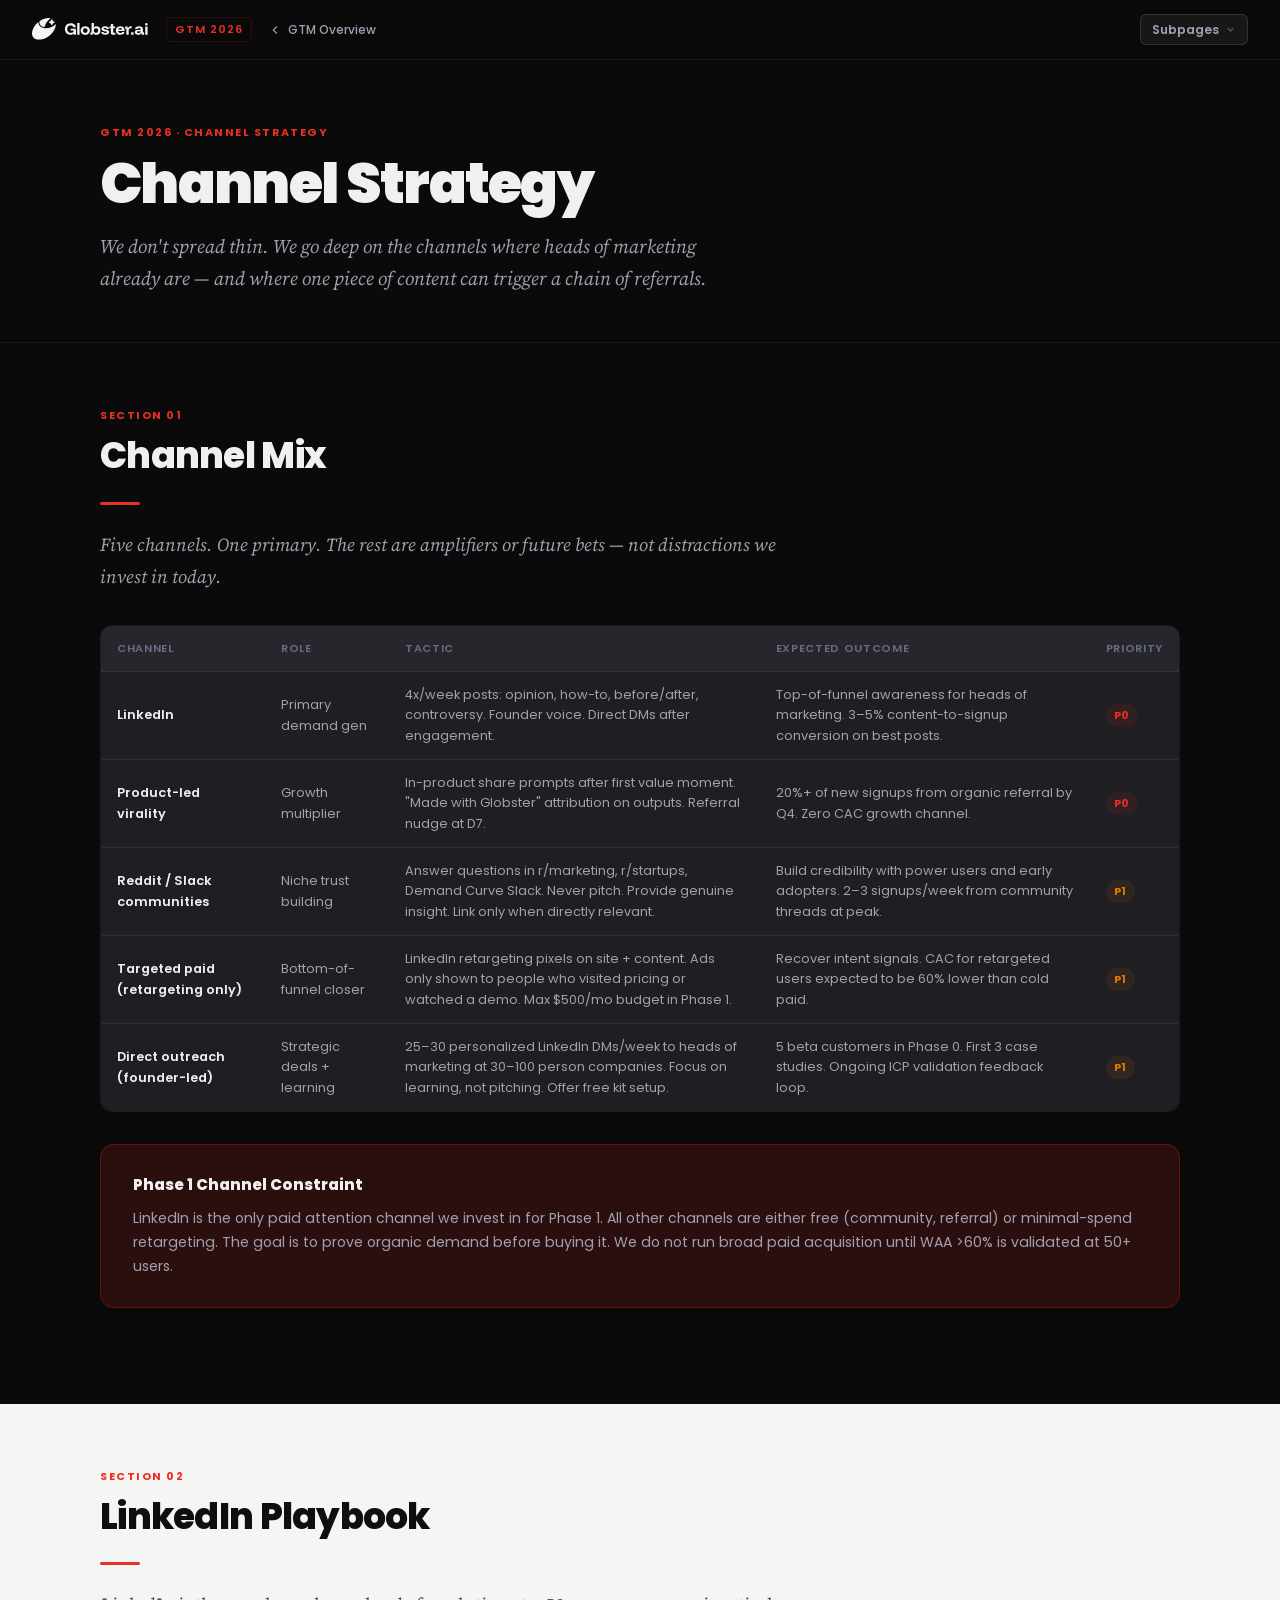
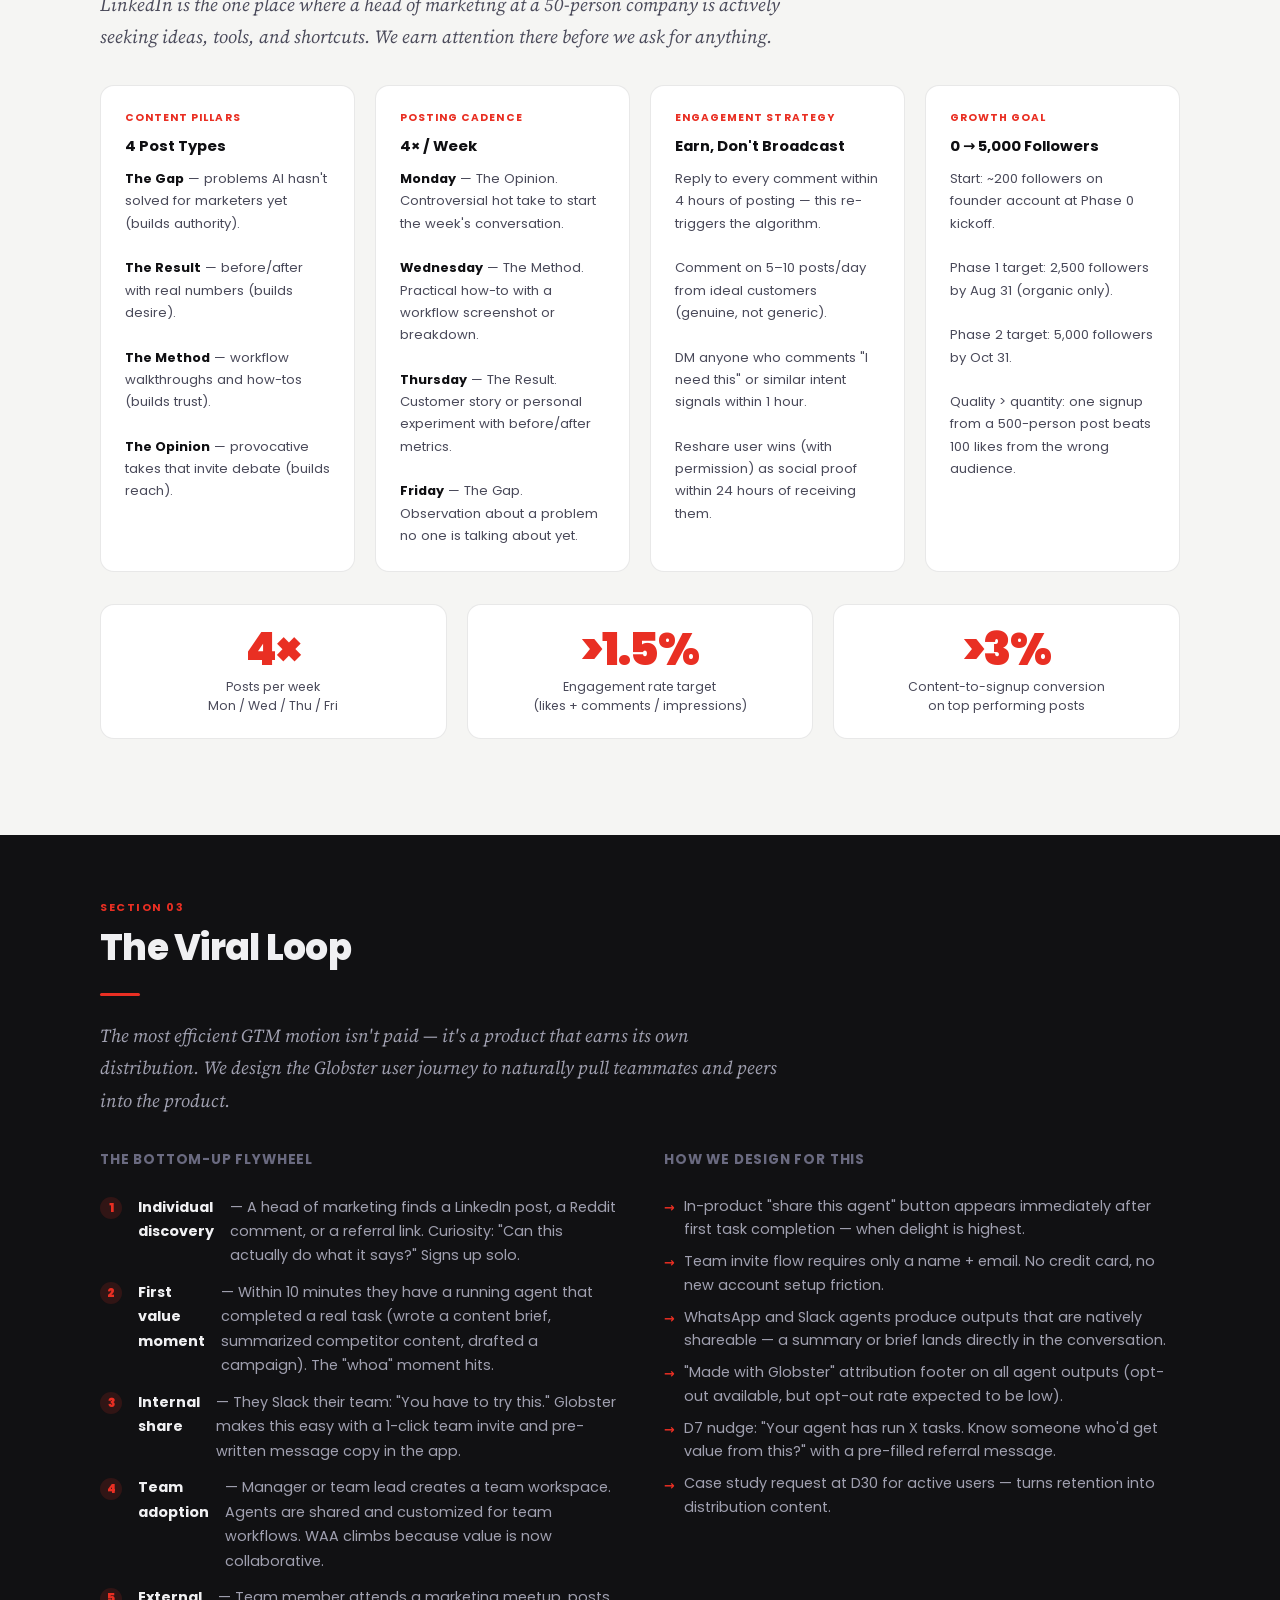
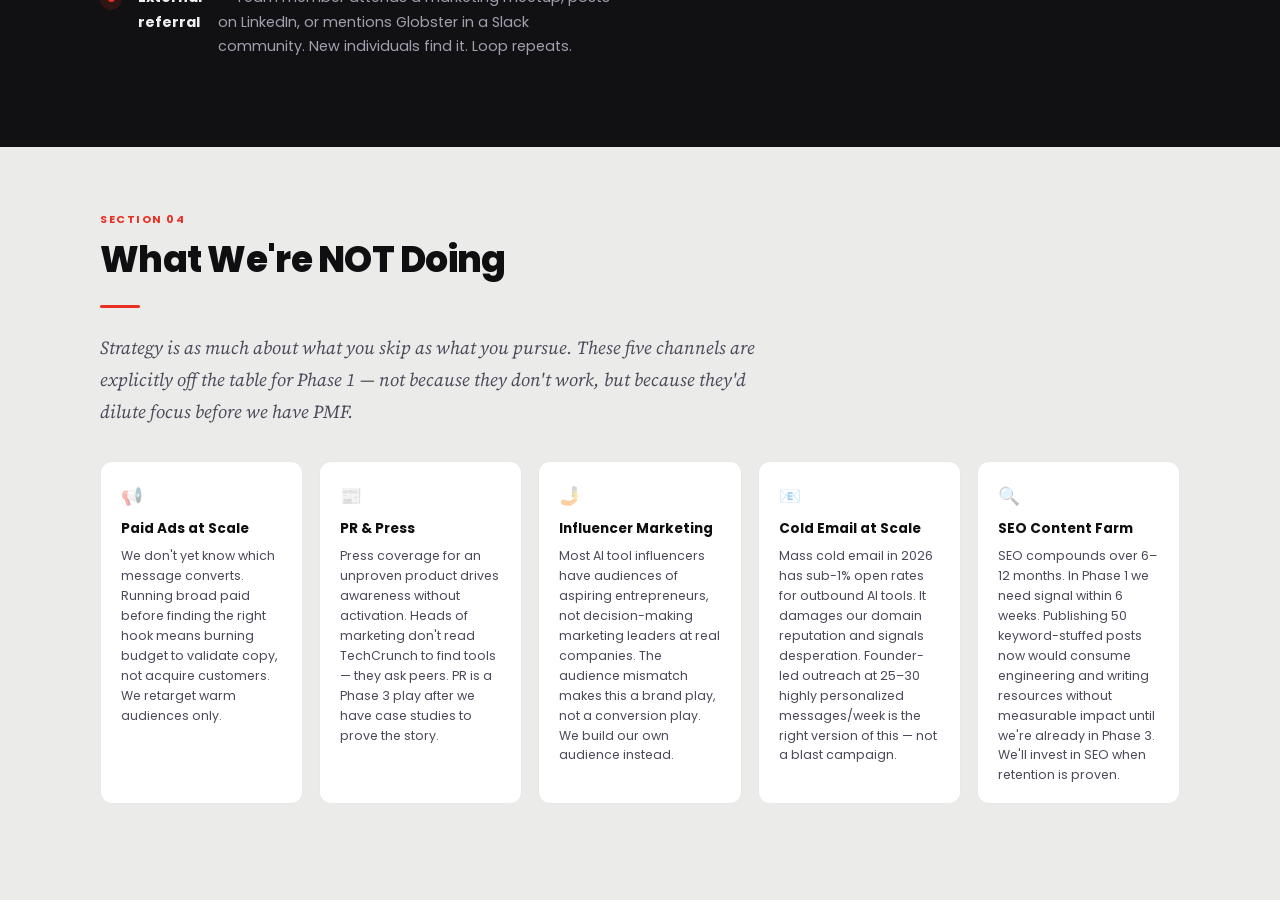
<file: gtm-channels.html>
<!DOCTYPE html>
<html lang="en" data-theme="dark">
<head>
  <meta charset="UTF-8">
  <meta name="viewport" content="width=device-width, initial-scale=1.0">
  <title>Channel Strategy — Globster GTM 2026</title>
  <link rel="preconnect" href="https://fonts.googleapis.com">
  <link rel="preconnect" href="https://fonts.gstatic.com" crossorigin>
  <link href="https://fonts.googleapis.com/css2?family=Poppins:wght@400;500;600;700;800;900&family=Source+Serif+4:ital,wght@0,400;0,600;1,400&display=swap" rel="stylesheet">
  <link rel="stylesheet" href="styles.css">
  <style>
    :root { --light-bg: #f5f5f3; --light-bg-2: #ebebea; --light-text: #0f0f12; --light-text-2: #4a4a5a; --light-surface: #ffffff; --light-border: rgba(0,0,0,.09); }
    * { box-sizing: border-box; }
    #progress-bar { position: fixed; top: 0; left: 0; height: 3px; width: 0%; background: var(--accent); z-index: 9999; transition: width 80ms linear; }
    body { padding-top: 60px; font-family: var(--font, 'Poppins', sans-serif); }
    .gtm-nav { position: fixed; top: 0; left: 0; right: 0; height: 60px; background: rgba(10,10,11,.92); backdrop-filter: blur(12px); border-bottom: 1px solid var(--border); display: flex; align-items: center; justify-content: space-between; padding: 0 2rem; z-index: 1000; gap: 1rem; }
    .gtm-nav__brand { display: flex; align-items: center; gap: .6rem; text-decoration: none; flex-shrink: 0; }
    .gtm-nav__logo { font-size: .95rem; font-weight: 800; color: var(--text); letter-spacing: -.01em; }
    .gtm-nav__label { font-size: .68rem; font-weight: 600; letter-spacing: .1em; text-transform: uppercase; color: var(--accent); padding: .2rem .5rem; border: 1px solid var(--accent-dim); border-radius: 4px; }
    .gtm-nav__back { font-size: .75rem; font-weight: 500; color: var(--text-2); text-decoration: none; display: flex; align-items: center; gap: .35rem; transition: color 150ms; }
    .gtm-nav__back:hover { color: var(--text); }
    .gtm-nav__sub { position: relative; margin-left: auto; }
    .gtm-nav__sub-btn { display: flex; align-items: center; gap: .35rem; font-size: .75rem; font-weight: 600; color: var(--text-2); background: rgba(255,255,255,.06); border: 1px solid var(--border-med); border-radius: 6px; padding: .35rem .7rem; cursor: pointer; transition: all 150ms; white-space: nowrap; }
    .gtm-nav__sub-btn:hover { color: var(--text); background: rgba(255,255,255,.1); }
    .gtm-nav__sub-btn svg { width: 11px; height: 11px; opacity: .5; transition: transform 200ms; }
    .gtm-nav__dropdown { position: absolute; top: calc(100% + 8px); right: 0; min-width: 210px; background: #1a1a1f; border: 1px solid var(--border-med); border-radius: 10px; padding: .4rem; box-shadow: var(--shadow-lg); display: none; flex-direction: column; gap: .1rem; z-index: 2000; }
    .gtm-nav__dropdown.open { display: flex; }
    .gtm-nav__dropdown a { font-size: .78rem; font-weight: 500; color: var(--text-2); text-decoration: none; padding: .5rem .75rem; border-radius: 6px; transition: all 150ms; }
    .gtm-nav__dropdown a:hover { color: var(--text); background: rgba(255,255,255,.06); }
    .gtm-nav__dropdown a.active { color: var(--accent); background: var(--accent-dim); }
    .page-hero { padding: 4rem 2rem 3rem; background: var(--bg); border-bottom: 1px solid var(--border); }
    .page-hero__inner { max-width: 1080px; margin: 0 auto; }
    .page-hero__eyebrow { font-size: .68rem; font-weight: 700; letter-spacing: .14em; text-transform: uppercase; color: var(--accent); margin-bottom: .75rem; display: block; }
    .page-hero__h1 { font-size: clamp(2rem, 5vw, 3.5rem); font-weight: 900; letter-spacing: -.03em; line-height: 1.1; color: var(--text); margin: 0 0 1rem; }
    .page-hero__sub { font-family: 'Source Serif 4', Georgia, serif; font-style: italic; font-size: clamp(1rem, 2vw, 1.2rem); color: var(--text-2); line-height: 1.65; max-width: 620px; margin: 0; }
    .gtm-section { padding: 4rem 2rem; position: relative; }
    .gtm-section--dark { background: var(--bg); color: var(--text); }
    .gtm-section--dark2 { background: var(--bg-2, #111113); color: var(--text); }
    .gtm-section--light { background: var(--light-bg); color: var(--light-text); }
    .gtm-section--light2 { background: var(--light-bg-2); color: var(--light-text); }
    .gtm-inner { max-width: 1080px; margin: 0 auto; }
    .gtm-section-label { font-size: .68rem; font-weight: 700; letter-spacing: .14em; text-transform: uppercase; color: var(--accent); margin-bottom: .6rem; display: block; }
    .gtm-h2 { font-size: clamp(1.5rem, 3vw, 2.25rem); font-weight: 800; line-height: 1.2; letter-spacing: -.02em; margin: 0 0 1.5rem; }
    .gtm-section--dark .gtm-h2, .gtm-section--dark2 .gtm-h2 { color: var(--text); }
    .gtm-section--light .gtm-h2, .gtm-section--light2 .gtm-h2 { color: var(--light-text); }
    .gtm-divider { width: 2.5rem; height: 3px; background: var(--accent); border-radius: 2px; margin: 1rem 0 1.5rem; }
    .gtm-lead { font-family: 'Source Serif 4', Georgia, serif; font-size: clamp(1rem, 1.8vw, 1.15rem); font-style: italic; line-height: 1.75; margin: 0 0 2rem; max-width: 680px; }
    .gtm-section--dark .gtm-lead, .gtm-section--dark2 .gtm-lead { color: var(--text-2); }
    .gtm-section--light .gtm-lead, .gtm-section--light2 .gtm-lead { color: var(--light-text-2); }
    .gtm-narrative { font-size: .97rem; line-height: 1.9; max-width: 680px; }
    .gtm-section--dark .gtm-narrative, .gtm-section--dark2 .gtm-narrative { color: var(--text-2); }
    .gtm-section--light .gtm-narrative, .gtm-section--light2 .gtm-narrative { color: var(--light-text-2); }
    .card-grid { display: grid; grid-template-columns: repeat(auto-fill, minmax(240px, 1fr)); gap: 1.25rem; margin: 2rem 0; }
    .card { border-radius: 14px; padding: 1.5rem; transition: transform 200ms; }
    .gtm-section--dark .card, .gtm-section--dark2 .card { background: var(--surface); border: 1px solid var(--border); }
    .gtm-section--light .card, .gtm-section--light2 .card { background: var(--light-surface); border: 1px solid var(--light-border); }
    .card:hover { transform: translateY(-2px); }
    .card__label { font-size: .65rem; font-weight: 700; letter-spacing: .1em; text-transform: uppercase; color: var(--accent); margin-bottom: .5rem; }
    .card__title { font-size: .92rem; font-weight: 700; margin-bottom: .6rem; }
    .gtm-section--dark .card__title, .gtm-section--dark2 .card__title { color: var(--text); }
    .gtm-section--light .card__title { color: var(--light-text); }
    .card__body { font-size: .82rem; line-height: 1.7; }
    .gtm-section--dark .card__body, .gtm-section--dark2 .card__body { color: var(--text-2); }
    .gtm-section--light .card__body { color: var(--light-text-2); }
    .gtm-two-col { display: grid; grid-template-columns: 1fr 1fr; gap: 3rem; align-items: start; }
    @media (max-width: 768px) { .gtm-two-col { grid-template-columns: 1fr; } }
    .data-table-wrap { overflow-x: auto; margin: 2rem 0; border-radius: 12px; border: 1px solid var(--light-border); }
    .data-table { width: 100%; border-collapse: collapse; font-size: .8rem; }
    .data-table th { background: var(--light-bg-2); color: var(--light-text-2); font-weight: 600; font-size: .7rem; letter-spacing: .06em; text-transform: uppercase; padding: .85rem 1rem; text-align: left; border-bottom: 1px solid var(--light-border); white-space: nowrap; }
    .data-table td { padding: .8rem 1rem; border-bottom: 1px solid var(--light-border); color: var(--light-text-2); vertical-align: middle; }
    .data-table td:first-child { font-weight: 600; color: var(--light-text); }
    .data-table tr:last-child td { border-bottom: none; }
    .data-table tbody tr:hover { background: rgba(0,0,0,.03); }
    .data-table--dark { background: var(--surface); border-color: var(--border); }
    .data-table--dark th { background: var(--surface-2); color: var(--text-3); border-bottom-color: var(--border); }
    .data-table--dark td { border-bottom-color: var(--border); color: var(--text-2); }
    .data-table--dark td:first-child { color: var(--text); }
    .data-table--dark tbody tr:hover { background: rgba(255,255,255,.03); }
    .badge { display: inline-block; font-size: .68rem; font-weight: 700; padding: .2rem .55rem; border-radius: 20px; }
    .badge--green { background: rgba(22,163,74,.12); color: #16a34a; }
    .badge--red { background: rgba(233,47,35,.1); color: var(--accent); }
    .badge--yellow { background: rgba(217,119,6,.1); color: #d97706; }
    .callout { background: var(--surface-2); border: 1px solid var(--border-med); border-radius: 14px; padding: 1.75rem 2rem; margin: 2rem 0; }
    .callout--accent { background: var(--accent-dim); border-color: rgba(233,47,35,.25); }
    .callout__title { font-size: .95rem; font-weight: 800; margin-bottom: .6rem; color: var(--text); }
    .callout__body { font-size: .88rem; line-height: 1.7; color: var(--text-2); }
    .styled-list { list-style: none; padding: 0; margin: 1.5rem 0; display: flex; flex-direction: column; gap: .5rem; }
    .styled-list li { font-size: .9rem; line-height: 1.65; padding-left: 1.25rem; position: relative; }
    .gtm-section--dark .styled-list li, .gtm-section--dark2 .styled-list li { color: var(--text-2); }
    .gtm-section--light .styled-list li, .gtm-section--light2 .styled-list li { color: var(--light-text-2); }
    .styled-list li::before { content: '→'; position: absolute; left: 0; color: var(--accent); font-size: .8rem; top: .15rem; font-weight: 700; }
    .num-list { list-style: none; padding: 0; margin: 1.5rem 0; display: flex; flex-direction: column; gap: .75rem; counter-reset: nl; }
    .num-list li { display: flex; gap: 1rem; font-size: .9rem; line-height: 1.7; counter-increment: nl; }
    .num-list li::before { content: counter(nl); font-size: .75rem; font-weight: 900; color: var(--accent); background: var(--accent-dim); border-radius: 50%; width: 22px; height: 22px; display: flex; align-items: center; justify-content: center; flex-shrink: 0; margin-top: .15rem; }
    .gtm-section--dark .num-list li, .gtm-section--dark2 .num-list li { color: var(--text-2); }
    .gtm-section--light .num-list li, .gtm-section--light2 .num-list li { color: var(--light-text-2); }
    .stat-row { display: grid; grid-template-columns: repeat(3,1fr); gap: 1.25rem; margin: 2rem 0; }
    @media (max-width: 640px) { .stat-row { grid-template-columns: 1fr; } .card-grid { grid-template-columns: 1fr; } }
    .stat-card { border-radius: 14px; padding: 1.4rem; text-align: center; }
    .gtm-section--dark .stat-card, .gtm-section--dark2 .stat-card { background: var(--surface); border: 1px solid var(--border); }
    .gtm-section--light .stat-card, .gtm-section--light2 .stat-card { background: var(--light-surface); border: 1px solid var(--light-border); }
    .stat-num { font-size: clamp(1.8rem, 4vw, 2.8rem); font-weight: 900; letter-spacing: -.03em; color: var(--accent); line-height: 1; display: block; margin-bottom: .35rem; }
    .stat-label { font-size: .78rem; line-height: 1.5; }
    .gtm-section--dark .stat-label, .gtm-section--dark2 .stat-label { color: var(--text-2); }
    .gtm-section--light .stat-label { color: var(--light-text-2); }
    .deprio-grid { display: grid; grid-template-columns: repeat(auto-fill, minmax(200px, 1fr)); gap: 1rem; margin: 2rem 0; }
    .deprio-card { border-radius: 12px; padding: 1.25rem 1.25rem 1.1rem; }
    .gtm-section--light2 .deprio-card { background: var(--light-surface); border: 1px solid var(--light-border); }
    .deprio-card__icon { font-size: 1.1rem; margin-bottom: .5rem; opacity: .4; }
    .deprio-card__name { font-size: .85rem; font-weight: 700; color: var(--light-text); margin-bottom: .4rem; }
    .deprio-card__reason { font-size: .78rem; line-height: 1.6; color: var(--light-text-2); }
  </style>
</head>
<body>
<div id="progress-bar"></div>
<header class="gtm-nav">
  <a href="GTM planning.html" class="gtm-nav__brand">
    <img src="assets/globster-logo-dark.svg" alt="Globster" style="height:22px;width:auto;display:block;">
    <span class="gtm-nav__label">GTM 2026</span>
  </a>
  <a href="GTM planning.html" class="gtm-nav__back">
    <svg viewBox="0 0 24 24" fill="none" stroke="currentColor" stroke-width="2" width="14" height="14"><polyline points="15 18 9 12 15 6"/></svg>
    GTM Overview
  </a>
  <div class="gtm-nav__sub">
    <button class="gtm-nav__sub-btn">
      Subpages
      <svg viewBox="0 0 24 24" fill="none" stroke="currentColor" stroke-width="2.5"><polyline points="6 9 12 15 18 9"/></svg>
    </button>
    <div class="gtm-nav__dropdown">
      <a href="gtm-competitors.html">Competitive Landscape</a>
      <a href="gtm-icp.html">ICP Framework</a>
      <a href="gtm-messaging.html">Messaging Framework</a>
      <a href="gtm-narrative.html">Narrative</a>
      <a href="gtm-channels.html">Channel Strategy</a>
      <a href="gtm-content.html">Content Strategy</a>
      <a href="gtm-launch.html">Launch Sequence</a>
      <a href="gtm-metrics.html">Success Metrics</a>
    </div>
  </div>
</header>

<!-- HERO -->
<section class="page-hero">
  <div class="page-hero__inner">
    <span class="page-hero__eyebrow">GTM 2026 · Channel Strategy</span>
    <h1 class="page-hero__h1">Channel Strategy</h1>
    <p class="page-hero__sub">We don't spread thin. We go deep on the channels where heads of marketing already are — and where one piece of content can trigger a chain of referrals.</p>
  </div>
</section>

<!-- SECTION 1: Channel Mix -->
<section class="gtm-section gtm-section--dark">
  <div class="gtm-inner">
    <span class="gtm-section-label">Section 01</span>
    <h2 class="gtm-h2">Channel Mix</h2>
    <div class="gtm-divider"></div>
    <p class="gtm-lead">Five channels. One primary. The rest are amplifiers or future bets — not distractions we invest in today.</p>

    <div class="data-table-wrap" style="border-color: var(--border);">
      <table class="data-table data-table--dark">
        <thead>
          <tr>
            <th>Channel</th>
            <th>Role</th>
            <th>Tactic</th>
            <th>Expected Outcome</th>
            <th>Priority</th>
          </tr>
        </thead>
        <tbody>
          <tr>
            <td>LinkedIn</td>
            <td>Primary demand gen</td>
            <td>4x/week posts: opinion, how-to, before/after, controversy. Founder voice. Direct DMs after engagement.</td>
            <td>Top-of-funnel awareness for heads of marketing. 3–5% content-to-signup conversion on best posts.</td>
            <td><span class="badge badge--red">P0</span></td>
          </tr>
          <tr>
            <td>Product-led virality</td>
            <td>Growth multiplier</td>
            <td>In-product share prompts after first value moment. "Made with Globster" attribution on outputs. Referral nudge at D7.</td>
            <td>20%+ of new signups from organic referral by Q4. Zero CAC growth channel.</td>
            <td><span class="badge badge--red">P0</span></td>
          </tr>
          <tr>
            <td>Reddit / Slack communities</td>
            <td>Niche trust building</td>
            <td>Answer questions in r/marketing, r/startups, Demand Curve Slack. Never pitch. Provide genuine insight. Link only when directly relevant.</td>
            <td>Build credibility with power users and early adopters. 2–3 signups/week from community threads at peak.</td>
            <td><span class="badge badge--yellow">P1</span></td>
          </tr>
          <tr>
            <td>Targeted paid (retargeting only)</td>
            <td>Bottom-of-funnel closer</td>
            <td>LinkedIn retargeting pixels on site + content. Ads only shown to people who visited pricing or watched a demo. Max $500/mo budget in Phase 1.</td>
            <td>Recover intent signals. CAC for retargeted users expected to be 60% lower than cold paid.</td>
            <td><span class="badge badge--yellow">P1</span></td>
          </tr>
          <tr>
            <td>Direct outreach (founder-led)</td>
            <td>Strategic deals + learning</td>
            <td>25–30 personalized LinkedIn DMs/week to heads of marketing at 30–100 person companies. Focus on learning, not pitching. Offer free kit setup.</td>
            <td>5 beta customers in Phase 0. First 3 case studies. Ongoing ICP validation feedback loop.</td>
            <td><span class="badge badge--yellow">P1</span></td>
          </tr>
        </tbody>
      </table>
    </div>

    <div class="callout callout--accent">
      <div class="callout__title">Phase 1 Channel Constraint</div>
      <div class="callout__body">LinkedIn is the only paid attention channel we invest in for Phase 1. All other channels are either free (community, referral) or minimal-spend retargeting. The goal is to prove organic demand before buying it. We do not run broad paid acquisition until WAA >60% is validated at 50+ users.</div>
    </div>
  </div>
</section>

<!-- SECTION 2: LinkedIn Playbook -->
<section class="gtm-section gtm-section--light">
  <div class="gtm-inner">
    <span class="gtm-section-label">Section 02</span>
    <h2 class="gtm-h2">LinkedIn Playbook</h2>
    <div class="gtm-divider"></div>
    <p class="gtm-lead" style="color: var(--light-text-2);">LinkedIn is the one place where a head of marketing at a 50-person company is actively seeking ideas, tools, and shortcuts. We earn attention there before we ask for anything.</p>

    <div class="card-grid" style="grid-template-columns: repeat(auto-fill, minmax(220px, 1fr));">
      <div class="card">
        <div class="card__label">Content Pillars</div>
        <div class="card__title">4 Post Types</div>
        <div class="card__body">
          <strong style="color: var(--light-text); font-size: .8rem;">The Gap</strong> — problems AI hasn't solved for marketers yet (builds authority).<br><br>
          <strong style="color: var(--light-text); font-size: .8rem;">The Result</strong> — before/after with real numbers (builds desire).<br><br>
          <strong style="color: var(--light-text); font-size: .8rem;">The Method</strong> — workflow walkthroughs and how-tos (builds trust).<br><br>
          <strong style="color: var(--light-text); font-size: .8rem;">The Opinion</strong> — provocative takes that invite debate (builds reach).
        </div>
      </div>
      <div class="card">
        <div class="card__label">Posting Cadence</div>
        <div class="card__title">4× / Week</div>
        <div class="card__body">
          <strong style="color: var(--light-text); font-size: .8rem;">Monday</strong> — The Opinion. Controversial hot take to start the week's conversation.<br><br>
          <strong style="color: var(--light-text); font-size: .8rem;">Wednesday</strong> — The Method. Practical how-to with a workflow screenshot or breakdown.<br><br>
          <strong style="color: var(--light-text); font-size: .8rem;">Thursday</strong> — The Result. Customer story or personal experiment with before/after metrics.<br><br>
          <strong style="color: var(--light-text); font-size: .8rem;">Friday</strong> — The Gap. Observation about a problem no one is talking about yet.
        </div>
      </div>
      <div class="card">
        <div class="card__label">Engagement Strategy</div>
        <div class="card__title">Earn, Don't Broadcast</div>
        <div class="card__body">
          Reply to every comment within 4 hours of posting — this re-triggers the algorithm.<br><br>
          Comment on 5–10 posts/day from ideal customers (genuine, not generic).<br><br>
          DM anyone who comments "I need this" or similar intent signals within 1 hour.<br><br>
          Reshare user wins (with permission) as social proof within 24 hours of receiving them.
        </div>
      </div>
      <div class="card">
        <div class="card__label">Growth Goal</div>
        <div class="card__title">0 → 5,000 Followers</div>
        <div class="card__body">
          Start: ~200 followers on founder account at Phase 0 kickoff.<br><br>
          Phase 1 target: 2,500 followers by Aug 31 (organic only).<br><br>
          Phase 2 target: 5,000 followers by Oct 31.<br><br>
          Quality > quantity: one signup from a 500-person post beats 100 likes from the wrong audience.
        </div>
      </div>
    </div>

    <div class="stat-row">
      <div class="stat-card">
        <span class="stat-num">4×</span>
        <div class="stat-label">Posts per week<br>Mon / Wed / Thu / Fri</div>
      </div>
      <div class="stat-card">
        <span class="stat-num">&gt;1.5%</span>
        <div class="stat-label">Engagement rate target<br>(likes + comments / impressions)</div>
      </div>
      <div class="stat-card">
        <span class="stat-num">&gt;3%</span>
        <div class="stat-label">Content-to-signup conversion<br>on top performing posts</div>
      </div>
    </div>
  </div>
</section>

<!-- SECTION 3: The Viral Loop -->
<section class="gtm-section gtm-section--dark2">
  <div class="gtm-inner">
    <span class="gtm-section-label">Section 03</span>
    <h2 class="gtm-h2">The Viral Loop</h2>
    <div class="gtm-divider"></div>
    <p class="gtm-lead">The most efficient GTM motion isn't paid — it's a product that earns its own distribution. We design the Globster user journey to naturally pull teammates and peers into the product.</p>

    <div class="gtm-two-col">
      <div>
        <p style="font-size: .85rem; color: var(--text-3); font-weight: 700; letter-spacing: .06em; text-transform: uppercase; margin-bottom: 1rem;">The Bottom-Up Flywheel</p>
        <ol class="num-list">
          <li><strong style="color: var(--text);">Individual discovery</strong> — A head of marketing finds a LinkedIn post, a Reddit comment, or a referral link. Curiosity: "Can this actually do what it says?" Signs up solo.</li>
          <li><strong style="color: var(--text);">First value moment</strong> — Within 10 minutes they have a running agent that completed a real task (wrote a content brief, summarized competitor content, drafted a campaign). The "whoa" moment hits.</li>
          <li><strong style="color: var(--text);">Internal share</strong> — They Slack their team: "You have to try this." Globster makes this easy with a 1-click team invite and pre-written message copy in the app.</li>
          <li><strong style="color: var(--text);">Team adoption</strong> — Manager or team lead creates a team workspace. Agents are shared and customized for team workflows. WAA climbs because value is now collaborative.</li>
          <li><strong style="color: var(--text);">External referral</strong> — Team member attends a marketing meetup, posts on LinkedIn, or mentions Globster in a Slack community. New individuals find it. Loop repeats.</li>
        </ol>
      </div>
      <div>
        <p style="font-size: .85rem; color: var(--text-3); font-weight: 700; letter-spacing: .06em; text-transform: uppercase; margin-bottom: 1rem;">How We Design For This</p>
        <ul class="styled-list">
          <li>In-product "share this agent" button appears immediately after first task completion — when delight is highest.</li>
          <li>Team invite flow requires only a name + email. No credit card, no new account setup friction.</li>
          <li>WhatsApp and Slack agents produce outputs that are natively shareable — a summary or brief lands directly in the conversation.</li>
          <li>"Made with Globster" attribution footer on all agent outputs (opt-out available, but opt-out rate expected to be low).</li>
          <li>D7 nudge: "Your agent has run X tasks. Know someone who'd get value from this?" with a pre-filled referral message.</li>
          <li>Case study request at D30 for active users — turns retention into distribution content.</li>
        </ul>
      </div>
    </div>
  </div>
</section>

<!-- SECTION 4: What We're NOT Doing -->
<section class="gtm-section gtm-section--light2">
  <div class="gtm-inner">
    <span class="gtm-section-label">Section 04</span>
    <h2 class="gtm-h2">What We're NOT Doing</h2>
    <div class="gtm-divider"></div>
    <p class="gtm-lead" style="color: var(--light-text-2);">Strategy is as much about what you skip as what you pursue. These five channels are explicitly off the table for Phase 1 — not because they don't work, but because they'd dilute focus before we have PMF.</p>

    <div class="deprio-grid">
      <div class="deprio-card">
        <div class="deprio-card__icon">📢</div>
        <div class="deprio-card__name">Paid Ads at Scale</div>
        <div class="deprio-card__reason">We don't yet know which message converts. Running broad paid before finding the right hook means burning budget to validate copy, not acquire customers. We retarget warm audiences only.</div>
      </div>
      <div class="deprio-card">
        <div class="deprio-card__icon">📰</div>
        <div class="deprio-card__name">PR & Press</div>
        <div class="deprio-card__reason">Press coverage for an unproven product drives awareness without activation. Heads of marketing don't read TechCrunch to find tools — they ask peers. PR is a Phase 3 play after we have case studies to prove the story.</div>
      </div>
      <div class="deprio-card">
        <div class="deprio-card__icon">🤳</div>
        <div class="deprio-card__name">Influencer Marketing</div>
        <div class="deprio-card__reason">Most AI tool influencers have audiences of aspiring entrepreneurs, not decision-making marketing leaders at real companies. The audience mismatch makes this a brand play, not a conversion play. We build our own audience instead.</div>
      </div>
      <div class="deprio-card">
        <div class="deprio-card__icon">📧</div>
        <div class="deprio-card__name">Cold Email at Scale</div>
        <div class="deprio-card__reason">Mass cold email in 2026 has sub-1% open rates for outbound AI tools. It damages our domain reputation and signals desperation. Founder-led outreach at 25–30 highly personalized messages/week is the right version of this — not a blast campaign.</div>
      </div>
      <div class="deprio-card">
        <div class="deprio-card__icon">🔍</div>
        <div class="deprio-card__name">SEO Content Farm</div>
        <div class="deprio-card__reason">SEO compounds over 6–12 months. In Phase 1 we need signal within 6 weeks. Publishing 50 keyword-stuffed posts now would consume engineering and writing resources without measurable impact until we're already in Phase 3. We'll invest in SEO when retention is proven.</div>
      </div>
    </div>
  </div>
</section>

<script>
  window.addEventListener('scroll', () => {
    const p = window.scrollY / (document.body.scrollHeight - window.innerHeight);
    document.getElementById('progress-bar').style.width = (p * 100) + '%';
  }, { passive: true });
  const subBtn = document.querySelector('.gtm-nav__sub-btn');
  const dropdown = document.querySelector('.gtm-nav__dropdown');
  subBtn.addEventListener('click', e => { e.stopPropagation(); dropdown.classList.toggle('open'); subBtn.querySelector('svg').style.transform = dropdown.classList.contains('open') ? 'rotate(180deg)' : ''; });
  document.addEventListener('click', () => { dropdown.classList.remove('open'); subBtn.querySelector('svg').style.transform = ''; });
  dropdown.addEventListener('click', e => e.stopPropagation());
  const currentFile = location.pathname.split('/').pop();
  document.querySelectorAll('.gtm-nav__dropdown a').forEach(a => { if (a.getAttribute('href') === currentFile) a.classList.add('active'); });
</script>
</body>
</html>
</file>
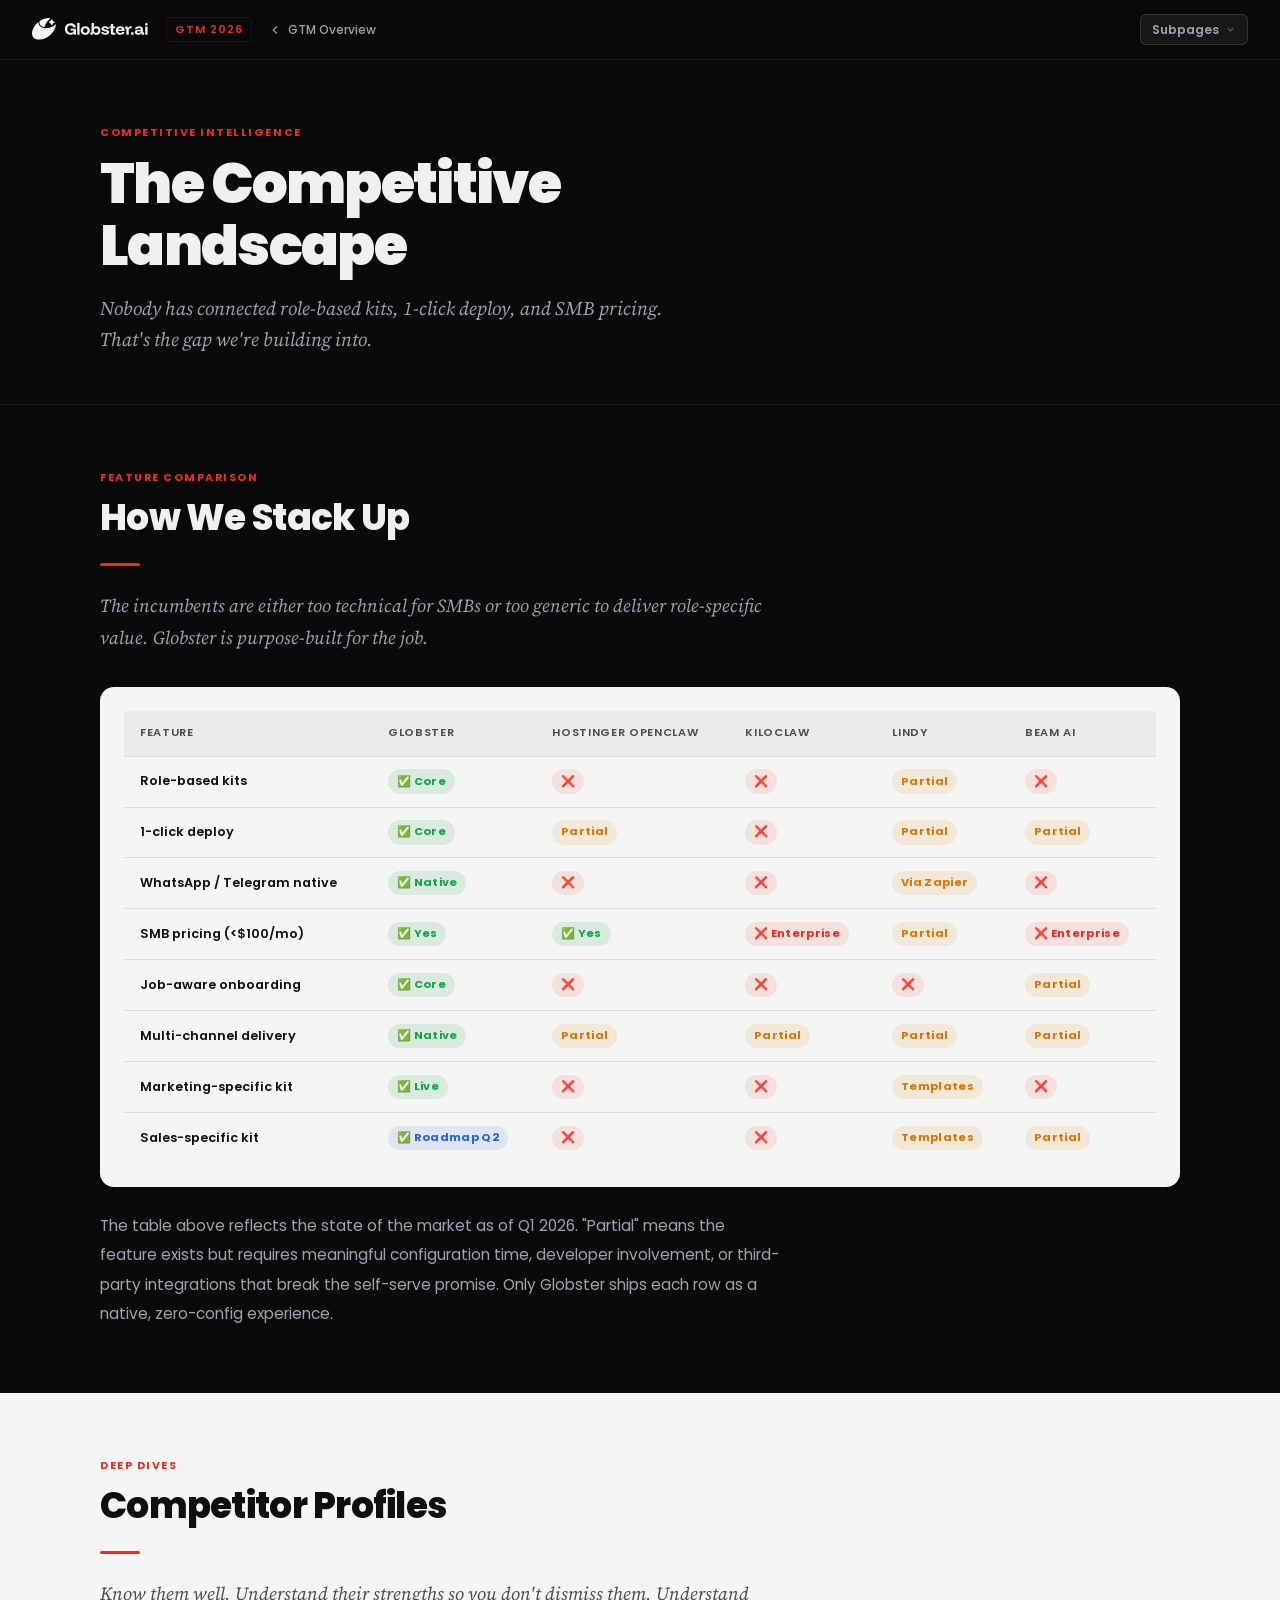
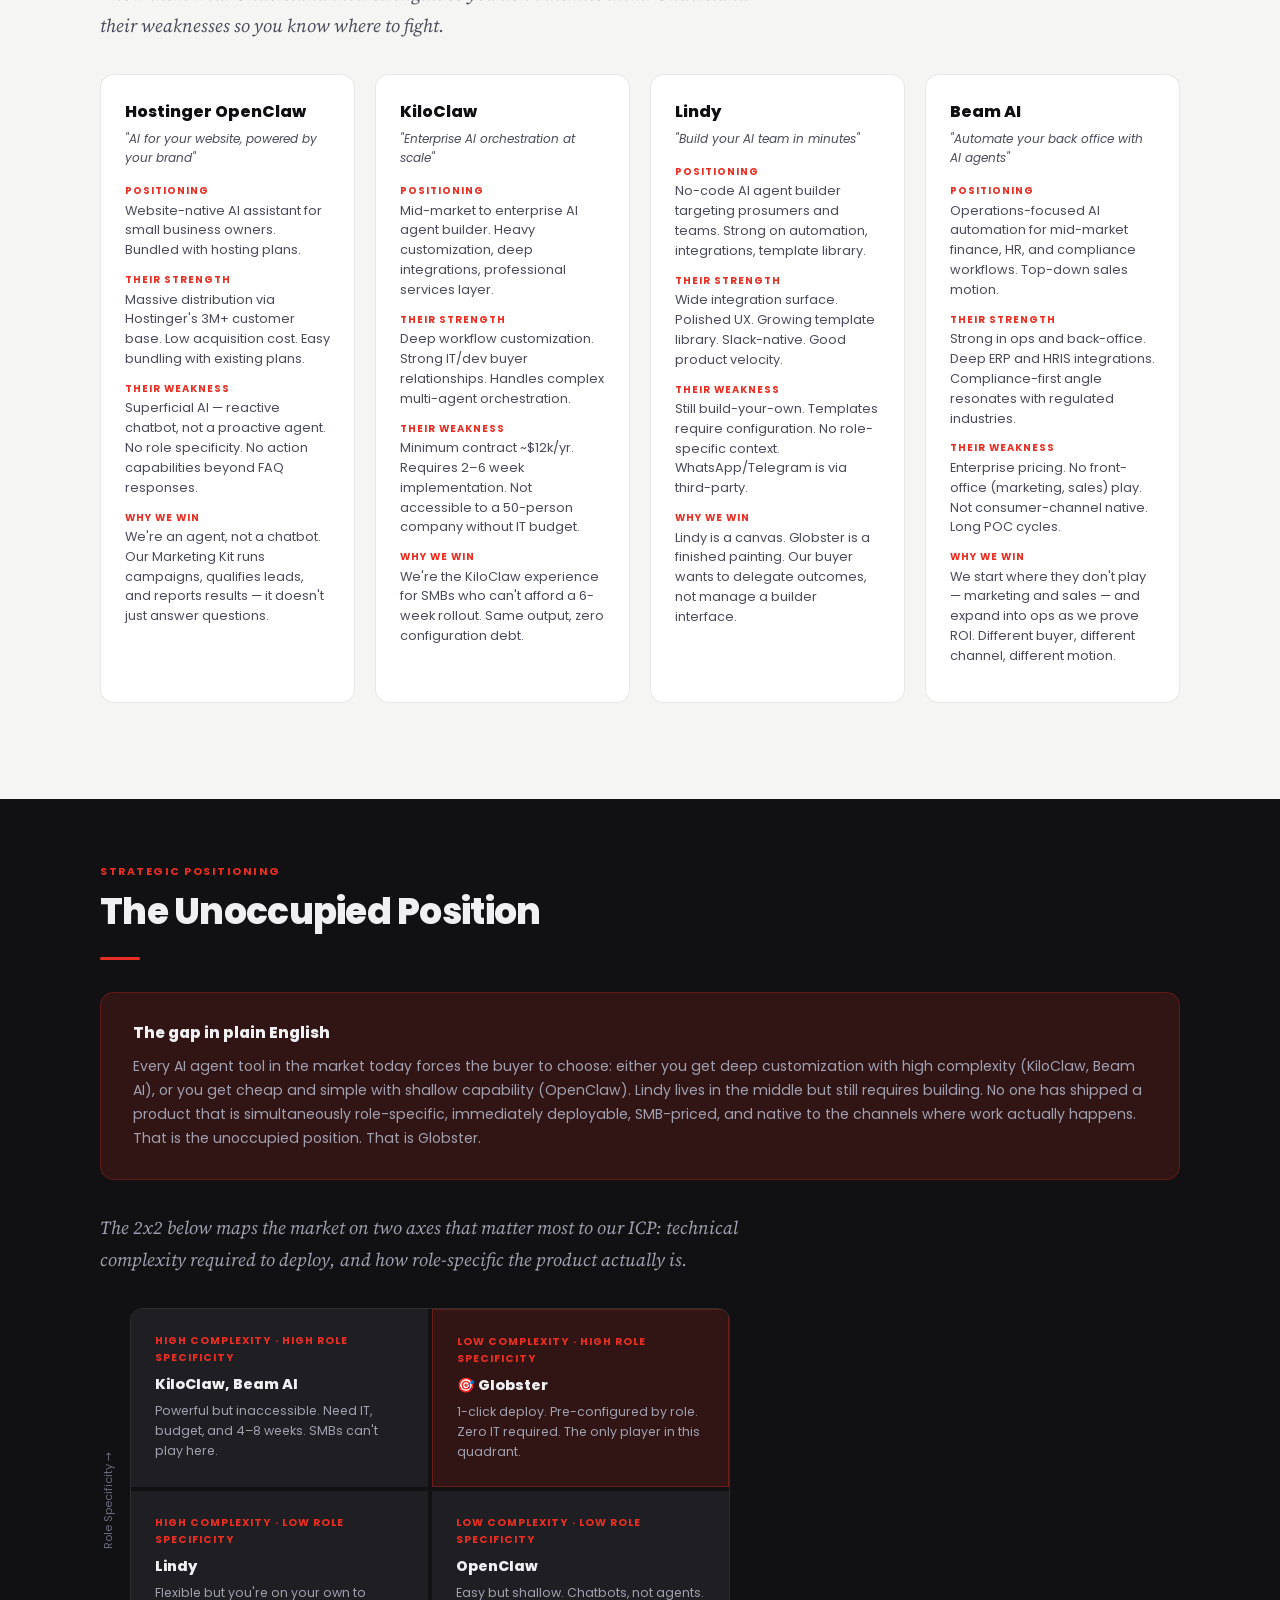
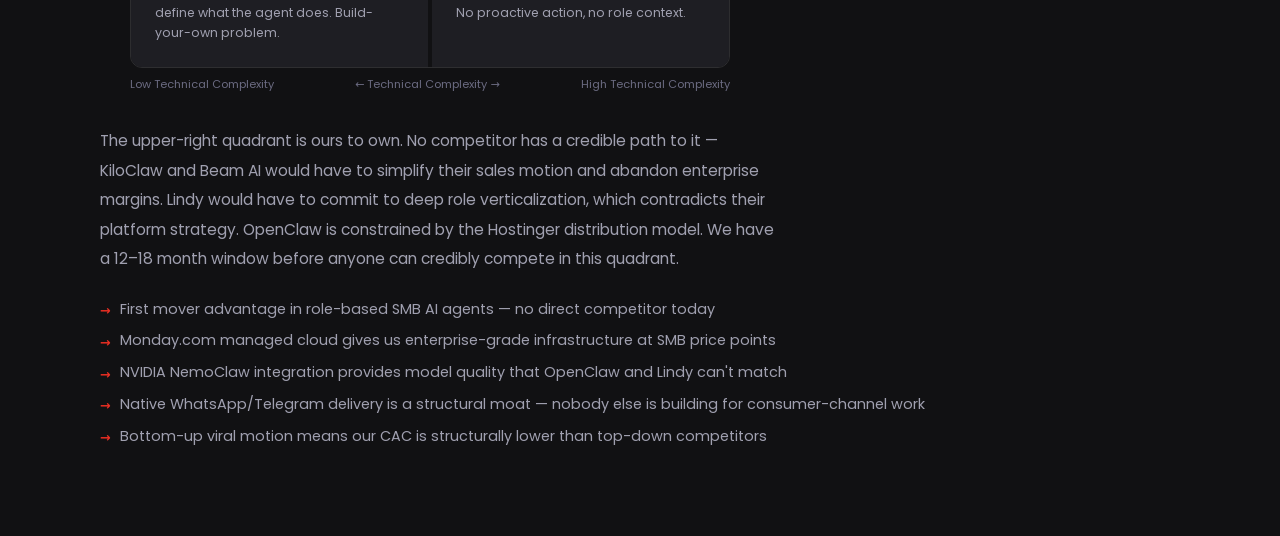
<file: gtm-competitors.html>
<!DOCTYPE html>
<html lang="en" data-theme="dark">
<head>
  <meta charset="UTF-8">
  <meta name="viewport" content="width=device-width, initial-scale=1.0">
  <title>Competitive Landscape — Globster GTM 2026</title>
  <link rel="preconnect" href="https://fonts.googleapis.com">
  <link rel="preconnect" href="https://fonts.gstatic.com" crossorigin>
  <link href="https://fonts.googleapis.com/css2?family=Poppins:wght@400;500;600;700;800;900&family=Source+Serif+4:ital,wght@0,400;0,600;1,400&display=swap" rel="stylesheet">
  <link rel="stylesheet" href="styles.css">
  <style>
    :root {
      --light-bg: #f5f5f3; --light-bg-2: #ebebea;
      --light-text: #0f0f12; --light-text-2: #4a4a5a;
      --light-surface: #ffffff; --light-border: rgba(0,0,0,.09);
    }
    * { box-sizing: border-box; }
    #progress-bar { position: fixed; top: 0; left: 0; height: 3px; width: 0%; background: var(--accent); z-index: 9999; transition: width 80ms linear; }
    body { padding-top: 60px; font-family: var(--font, 'Poppins', sans-serif); }

    .gtm-nav { position: fixed; top: 0; left: 0; right: 0; height: 60px; background: rgba(10,10,11,.92); backdrop-filter: blur(12px); border-bottom: 1px solid var(--border); display: flex; align-items: center; justify-content: space-between; padding: 0 2rem; z-index: 1000; gap: 1rem; }
    .gtm-nav__brand { display: flex; align-items: center; gap: .6rem; text-decoration: none; flex-shrink: 0; }
    .gtm-nav__logo { font-size: .95rem; font-weight: 800; color: var(--text); letter-spacing: -.01em; }
    .gtm-nav__label { font-size: .68rem; font-weight: 600; letter-spacing: .1em; text-transform: uppercase; color: var(--accent); padding: .2rem .5rem; border: 1px solid var(--accent-dim); border-radius: 4px; }
    .gtm-nav__back { font-size: .75rem; font-weight: 500; color: var(--text-2); text-decoration: none; display: flex; align-items: center; gap: .35rem; transition: color 150ms; }
    .gtm-nav__back:hover { color: var(--text); }
    .gtm-nav__sub { position: relative; margin-left: auto; }
    .gtm-nav__sub-btn { display: flex; align-items: center; gap: .35rem; font-size: .75rem; font-weight: 600; color: var(--text-2); background: rgba(255,255,255,.06); border: 1px solid var(--border-med); border-radius: 6px; padding: .35rem .7rem; cursor: pointer; transition: all 150ms; white-space: nowrap; }
    .gtm-nav__sub-btn:hover { color: var(--text); background: rgba(255,255,255,.1); }
    .gtm-nav__sub-btn svg { width: 11px; height: 11px; opacity: .5; transition: transform 200ms; }
    .gtm-nav__dropdown { position: absolute; top: calc(100% + 8px); right: 0; min-width: 210px; background: #1a1a1f; border: 1px solid var(--border-med); border-radius: 10px; padding: .4rem; box-shadow: var(--shadow-lg); display: none; flex-direction: column; gap: .1rem; z-index: 2000; }
    .gtm-nav__dropdown.open { display: flex; }
    .gtm-nav__dropdown a { font-size: .78rem; font-weight: 500; color: var(--text-2); text-decoration: none; padding: .5rem .75rem; border-radius: 6px; transition: all 150ms; }
    .gtm-nav__dropdown a:hover { color: var(--text); background: rgba(255,255,255,.06); }
    .gtm-nav__dropdown a.active { color: var(--accent); background: var(--accent-dim); }

    .page-hero { padding: 4rem 2rem 3rem; background: var(--bg); border-bottom: 1px solid var(--border); }
    .page-hero__inner { max-width: 1080px; margin: 0 auto; }
    .page-hero__eyebrow { font-size: .68rem; font-weight: 700; letter-spacing: .14em; text-transform: uppercase; color: var(--accent); margin-bottom: .75rem; display: block; }
    .page-hero__h1 { font-size: clamp(2rem, 5vw, 3.5rem); font-weight: 900; letter-spacing: -.03em; line-height: 1.1; color: var(--text); margin: 0 0 1rem; }
    .page-hero__sub { font-family: 'Source Serif 4', Georgia, serif; font-style: italic; font-size: clamp(1rem, 2vw, 1.2rem); color: var(--text-2); line-height: 1.65; max-width: 600px; margin: 0; }

    .gtm-section { padding: 4rem 2rem; position: relative; }
    .gtm-section--dark { background: var(--bg, #0a0a0b); color: var(--text); }
    .gtm-section--dark2 { background: var(--bg-2, #111113); color: var(--text); }
    .gtm-section--light { background: var(--light-bg); color: var(--light-text); }
    .gtm-section--light2 { background: var(--light-bg-2); color: var(--light-text); }
    .gtm-inner { max-width: 1080px; margin: 0 auto; }
    .gtm-section-label { font-size: .68rem; font-weight: 700; letter-spacing: .14em; text-transform: uppercase; color: var(--accent); margin-bottom: .6rem; display: block; }
    .gtm-h2 { font-size: clamp(1.5rem, 3vw, 2.25rem); font-weight: 800; line-height: 1.2; letter-spacing: -.02em; margin: 0 0 1.5rem; }
    .gtm-section--dark .gtm-h2, .gtm-section--dark2 .gtm-h2 { color: var(--text); }
    .gtm-section--light .gtm-h2, .gtm-section--light2 .gtm-h2 { color: var(--light-text); }
    .gtm-divider { width: 2.5rem; height: 3px; background: var(--accent); border-radius: 2px; margin: 1rem 0 1.5rem; }
    .gtm-lead { font-family: 'Source Serif 4', Georgia, serif; font-size: clamp(1rem, 1.8vw, 1.15rem); font-style: italic; line-height: 1.75; margin: 0 0 2rem; max-width: 680px; }
    .gtm-section--dark .gtm-lead, .gtm-section--dark2 .gtm-lead { color: var(--text-2); }
    .gtm-section--light .gtm-lead, .gtm-section--light2 .gtm-lead { color: var(--light-text-2); }
    .gtm-narrative { font-size: .97rem; line-height: 1.9; max-width: 680px; }
    .gtm-section--dark .gtm-narrative, .gtm-section--dark2 .gtm-narrative { color: var(--text-2); }
    .gtm-section--light .gtm-narrative, .gtm-section--light2 .gtm-narrative { color: var(--light-text-2); }

    .card-grid { display: grid; grid-template-columns: repeat(auto-fill, minmax(240px, 1fr)); gap: 1.25rem; margin: 2rem 0; }
    .card { border-radius: 14px; padding: 1.5rem; transition: transform 200ms; }
    .gtm-section--dark .card, .gtm-section--dark2 .card { background: var(--surface); border: 1px solid var(--border); }
    .gtm-section--light .card, .gtm-section--light2 .card { background: var(--light-surface); border: 1px solid var(--light-border); }
    .card:hover { transform: translateY(-2px); }
    .card__label { font-size: .65rem; font-weight: 700; letter-spacing: .1em; text-transform: uppercase; color: var(--accent); margin-bottom: .5rem; }
    .card__title { font-size: .92rem; font-weight: 700; margin-bottom: .6rem; }
    .gtm-section--dark .card__title, .gtm-section--dark2 .card__title { color: var(--text); }
    .gtm-section--light .card__title { color: var(--light-text); }
    .card__body { font-size: .82rem; line-height: 1.7; }
    .gtm-section--dark .card__body, .gtm-section--dark2 .card__body { color: var(--text-2); }
    .gtm-section--light .card__body { color: var(--light-text-2); }

    .data-table-wrap { overflow-x: auto; margin: 2rem 0; border-radius: 12px; border: 1px solid var(--light-border); }
    .data-table { width: 100%; border-collapse: collapse; font-size: .8rem; }
    .data-table th { background: var(--light-bg-2); color: var(--light-text-2); font-weight: 600; font-size: .7rem; letter-spacing: .06em; text-transform: uppercase; padding: .85rem 1rem; text-align: left; border-bottom: 1px solid var(--light-border); white-space: nowrap; }
    .data-table td { padding: .8rem 1rem; border-bottom: 1px solid var(--light-border); color: var(--light-text-2); vertical-align: middle; }
    .data-table td:first-child { font-weight: 600; color: var(--light-text); }
    .data-table tr:last-child td { border-bottom: none; }
    .data-table tbody tr:hover { background: rgba(0,0,0,.03); }
    .badge { display: inline-block; font-size: .7rem; font-weight: 700; letter-spacing: .03em; padding: .2rem .55rem; border-radius: 20px; }
    .badge--green { background: rgba(22,163,74,.12); color: #16a34a; }
    .badge--red { background: rgba(233,47,35,.1); color: var(--accent); }
    .badge--yellow { background: rgba(217,119,6,.1); color: #d97706; }
    .badge--blue { background: rgba(37,99,235,.1); color: #2563eb; }

    .callout { background: var(--surface-2); border: 1px solid var(--border-med); border-radius: 14px; padding: 1.75rem 2rem; margin: 2rem 0; }
    .callout--accent { background: var(--accent-dim); border-color: rgba(233,47,35,.25); }
    .callout__title { font-size: .95rem; font-weight: 800; margin-bottom: .6rem; color: var(--text); }
    .callout__body { font-size: .88rem; line-height: 1.7; color: var(--text-2); }

    .styled-list { list-style: none; padding: 0; margin: 1.5rem 0; display: flex; flex-direction: column; gap: .5rem; }
    .styled-list li { font-size: .9rem; line-height: 1.65; padding-left: 1.25rem; position: relative; }
    .gtm-section--dark .styled-list li, .gtm-section--dark2 .styled-list li { color: var(--text-2); }
    .gtm-section--light .styled-list li, .gtm-section--light2 .styled-list li { color: var(--light-text-2); }
    .styled-list li::before { content: '→'; position: absolute; left: 0; color: var(--accent); font-size: .8rem; top: .15rem; font-weight: 700; }

    /* Competitor cards */
    .comp-cards { display: grid; grid-template-columns: repeat(auto-fill, minmax(220px, 1fr)); gap: 1.25rem; margin: 2rem 0; }
    .comp-card { background: var(--light-surface); border: 1px solid var(--light-border); border-radius: 14px; padding: 1.5rem; }
    .comp-card__name { font-size: 1rem; font-weight: 800; color: var(--light-text); margin-bottom: .25rem; }
    .comp-card__position { font-size: .75rem; color: var(--light-text-2); margin-bottom: 1rem; font-style: italic; }
    .comp-card__row { display: flex; flex-direction: column; gap: .1rem; margin-bottom: .75rem; }
    .comp-card__row-label { font-size: .62rem; font-weight: 700; letter-spacing: .1em; text-transform: uppercase; color: var(--accent); }
    .comp-card__row-val { font-size: .8rem; line-height: 1.55; color: var(--light-text-2); }

    /* 2x2 matrix visual */
    .matrix-wrap { margin: 2rem 0; }
    .matrix-grid { display: grid; grid-template-columns: 1fr 1fr; gap: 4px; border: 1px solid var(--border-med); border-radius: 12px; overflow: hidden; max-width: 600px; }
    .matrix-cell { padding: 1.5rem; background: var(--surface); }
    .matrix-cell--highlight { background: var(--accent-dim); border: 1px solid rgba(233,47,35,.3); }
    .matrix-cell__label { font-size: .65rem; font-weight: 700; letter-spacing: .1em; text-transform: uppercase; color: var(--accent); margin-bottom: .4rem; }
    .matrix-cell__title { font-size: .9rem; font-weight: 800; color: var(--text); margin-bottom: .35rem; }
    .matrix-cell__body { font-size: .78rem; line-height: 1.6; color: var(--text-2); }
    .matrix-axis { display: flex; justify-content: space-between; align-items: center; max-width: 600px; margin-top: .5rem; }
    .matrix-axis span { font-size: .7rem; color: var(--text-3); }
    .matrix-y-label { writing-mode: vertical-rl; text-orientation: mixed; font-size: .7rem; color: var(--text-3); margin-right: .75rem; transform: rotate(180deg); }
    .matrix-container { display: flex; align-items: center; }

    @media (max-width: 640px) { .comp-cards { grid-template-columns: 1fr; } .matrix-grid { grid-template-columns: 1fr; } }
  </style>
</head>
<body>
<div id="progress-bar"></div>
<header class="gtm-nav">
  <a href="GTM planning.html" class="gtm-nav__brand">
    <img src="assets/globster-logo-dark.svg" alt="Globster" style="height:22px;width:auto;display:block;">
    <span class="gtm-nav__label">GTM 2026</span>
  </a>
  <a href="GTM planning.html" class="gtm-nav__back">
    <svg viewBox="0 0 24 24" fill="none" stroke="currentColor" stroke-width="2" width="14" height="14"><polyline points="15 18 9 12 15 6"/></svg>
    GTM Overview
  </a>
  <div class="gtm-nav__sub">
    <button class="gtm-nav__sub-btn">
      Subpages
      <svg viewBox="0 0 24 24" fill="none" stroke="currentColor" stroke-width="2.5"><polyline points="6 9 12 15 18 9"/></svg>
    </button>
    <div class="gtm-nav__dropdown">
      <a href="gtm-competitors.html">Competitive Landscape</a>
      <a href="gtm-icp.html">ICP Framework</a>
      <a href="gtm-messaging.html">Messaging Framework</a>
      <a href="gtm-narrative.html">Narrative</a>
      <a href="gtm-channels.html">Channel Strategy</a>
      <a href="gtm-content.html">Content Strategy</a>
      <a href="gtm-launch.html">Launch Sequence</a>
      <a href="gtm-metrics.html">Success Metrics</a>
    </div>
  </div>
</header>

<!-- HERO -->
<section class="page-hero">
  <div class="page-hero__inner">
    <span class="page-hero__eyebrow">Competitive Intelligence</span>
    <h1 class="page-hero__h1">The Competitive<br>Landscape</h1>
    <p class="page-hero__sub">Nobody has connected role-based kits, 1-click deploy, and SMB pricing. That's the gap we're building into.</p>
  </div>
</section>

<!-- SECTION 1: HOW WE STACK UP -->
<section class="gtm-section gtm-section--dark">
  <div class="gtm-inner">
    <span class="gtm-section-label">Feature Comparison</span>
    <h2 class="gtm-h2">How We Stack Up</h2>
    <div class="gtm-divider"></div>
    <p class="gtm-lead">The incumbents are either too technical for SMBs or too generic to deliver role-specific value. Globster is purpose-built for the job.</p>

    <div style="background: var(--light-bg); border-radius: 14px; padding: 1.5rem; overflow-x: auto;">
      <table class="data-table" style="background: var(--light-bg);">
        <thead>
          <tr>
            <th>Feature</th>
            <th>Globster</th>
            <th>Hostinger OpenClaw</th>
            <th>KiloClaw</th>
            <th>Lindy</th>
            <th>Beam AI</th>
          </tr>
        </thead>
        <tbody>
          <tr>
            <td>Role-based kits</td>
            <td><span class="badge badge--green">✅ Core</span></td>
            <td><span class="badge badge--red">❌</span></td>
            <td><span class="badge badge--red">❌</span></td>
            <td><span class="badge badge--yellow">Partial</span></td>
            <td><span class="badge badge--red">❌</span></td>
          </tr>
          <tr>
            <td>1-click deploy</td>
            <td><span class="badge badge--green">✅ Core</span></td>
            <td><span class="badge badge--yellow">Partial</span></td>
            <td><span class="badge badge--red">❌</span></td>
            <td><span class="badge badge--yellow">Partial</span></td>
            <td><span class="badge badge--yellow">Partial</span></td>
          </tr>
          <tr>
            <td>WhatsApp / Telegram native</td>
            <td><span class="badge badge--green">✅ Native</span></td>
            <td><span class="badge badge--red">❌</span></td>
            <td><span class="badge badge--red">❌</span></td>
            <td><span class="badge badge--yellow">Via Zapier</span></td>
            <td><span class="badge badge--red">❌</span></td>
          </tr>
          <tr>
            <td>SMB pricing (&lt;$100/mo)</td>
            <td><span class="badge badge--green">✅ Yes</span></td>
            <td><span class="badge badge--green">✅ Yes</span></td>
            <td><span class="badge badge--red">❌ Enterprise</span></td>
            <td><span class="badge badge--yellow">Partial</span></td>
            <td><span class="badge badge--red">❌ Enterprise</span></td>
          </tr>
          <tr>
            <td>Job-aware onboarding</td>
            <td><span class="badge badge--green">✅ Core</span></td>
            <td><span class="badge badge--red">❌</span></td>
            <td><span class="badge badge--red">❌</span></td>
            <td><span class="badge badge--red">❌</span></td>
            <td><span class="badge badge--yellow">Partial</span></td>
          </tr>
          <tr>
            <td>Multi-channel delivery</td>
            <td><span class="badge badge--green">✅ Native</span></td>
            <td><span class="badge badge--yellow">Partial</span></td>
            <td><span class="badge badge--yellow">Partial</span></td>
            <td><span class="badge badge--yellow">Partial</span></td>
            <td><span class="badge badge--yellow">Partial</span></td>
          </tr>
          <tr>
            <td>Marketing-specific kit</td>
            <td><span class="badge badge--green">✅ Live</span></td>
            <td><span class="badge badge--red">❌</span></td>
            <td><span class="badge badge--red">❌</span></td>
            <td><span class="badge badge--yellow">Templates</span></td>
            <td><span class="badge badge--red">❌</span></td>
          </tr>
          <tr>
            <td>Sales-specific kit</td>
            <td><span class="badge badge--blue">✅ Roadmap Q2</span></td>
            <td><span class="badge badge--red">❌</span></td>
            <td><span class="badge badge--red">❌</span></td>
            <td><span class="badge badge--yellow">Templates</span></td>
            <td><span class="badge badge--yellow">Partial</span></td>
          </tr>
        </tbody>
      </table>
    </div>

    <p class="gtm-narrative" style="margin-top: 1.5rem;">The table above reflects the state of the market as of Q1 2026. "Partial" means the feature exists but requires meaningful configuration time, developer involvement, or third-party integrations that break the self-serve promise. Only Globster ships each row as a native, zero-config experience.</p>
  </div>
</section>

<!-- SECTION 2: COMPETITOR PROFILES -->
<section class="gtm-section gtm-section--light">
  <div class="gtm-inner">
    <span class="gtm-section-label">Deep Dives</span>
    <h2 class="gtm-h2" style="color: var(--light-text);">Competitor Profiles</h2>
    <div class="gtm-divider"></div>
    <p class="gtm-lead" style="color: var(--light-text-2);">Know them well. Understand their strengths so you don't dismiss them. Understand their weaknesses so you know where to fight.</p>

    <div class="comp-cards">
      <div class="comp-card">
        <div class="comp-card__name">Hostinger OpenClaw</div>
        <div class="comp-card__position">"AI for your website, powered by your brand"</div>
        <div class="comp-card__row">
          <span class="comp-card__row-label">Positioning</span>
          <span class="comp-card__row-val">Website-native AI assistant for small business owners. Bundled with hosting plans.</span>
        </div>
        <div class="comp-card__row">
          <span class="comp-card__row-label">Their Strength</span>
          <span class="comp-card__row-val">Massive distribution via Hostinger's 3M+ customer base. Low acquisition cost. Easy bundling with existing plans.</span>
        </div>
        <div class="comp-card__row">
          <span class="comp-card__row-label">Their Weakness</span>
          <span class="comp-card__row-val">Superficial AI — reactive chatbot, not a proactive agent. No role specificity. No action capabilities beyond FAQ responses.</span>
        </div>
        <div class="comp-card__row">
          <span class="comp-card__row-label">Why We Win</span>
          <span class="comp-card__row-val">We're an agent, not a chatbot. Our Marketing Kit runs campaigns, qualifies leads, and reports results — it doesn't just answer questions.</span>
        </div>
      </div>

      <div class="comp-card">
        <div class="comp-card__name">KiloClaw</div>
        <div class="comp-card__position">"Enterprise AI orchestration at scale"</div>
        <div class="comp-card__row">
          <span class="comp-card__row-label">Positioning</span>
          <span class="comp-card__row-val">Mid-market to enterprise AI agent builder. Heavy customization, deep integrations, professional services layer.</span>
        </div>
        <div class="comp-card__row">
          <span class="comp-card__row-label">Their Strength</span>
          <span class="comp-card__row-val">Deep workflow customization. Strong IT/dev buyer relationships. Handles complex multi-agent orchestration.</span>
        </div>
        <div class="comp-card__row">
          <span class="comp-card__row-label">Their Weakness</span>
          <span class="comp-card__row-val">Minimum contract ~$12k/yr. Requires 2–6 week implementation. Not accessible to a 50-person company without IT budget.</span>
        </div>
        <div class="comp-card__row">
          <span class="comp-card__row-label">Why We Win</span>
          <span class="comp-card__row-val">We're the KiloClaw experience for SMBs who can't afford a 6-week rollout. Same output, zero configuration debt.</span>
        </div>
      </div>

      <div class="comp-card">
        <div class="comp-card__name">Lindy</div>
        <div class="comp-card__position">"Build your AI team in minutes"</div>
        <div class="comp-card__row">
          <span class="comp-card__row-label">Positioning</span>
          <span class="comp-card__row-val">No-code AI agent builder targeting prosumers and teams. Strong on automation, integrations, template library.</span>
        </div>
        <div class="comp-card__row">
          <span class="comp-card__row-label">Their Strength</span>
          <span class="comp-card__row-val">Wide integration surface. Polished UX. Growing template library. Slack-native. Good product velocity.</span>
        </div>
        <div class="comp-card__row">
          <span class="comp-card__row-label">Their Weakness</span>
          <span class="comp-card__row-val">Still build-your-own. Templates require configuration. No role-specific context. WhatsApp/Telegram is via third-party.</span>
        </div>
        <div class="comp-card__row">
          <span class="comp-card__row-label">Why We Win</span>
          <span class="comp-card__row-val">Lindy is a canvas. Globster is a finished painting. Our buyer wants to delegate outcomes, not manage a builder interface.</span>
        </div>
      </div>

      <div class="comp-card">
        <div class="comp-card__name">Beam AI</div>
        <div class="comp-card__position">"Automate your back office with AI agents"</div>
        <div class="comp-card__row">
          <span class="comp-card__row-label">Positioning</span>
          <span class="comp-card__row-val">Operations-focused AI automation for mid-market finance, HR, and compliance workflows. Top-down sales motion.</span>
        </div>
        <div class="comp-card__row">
          <span class="comp-card__row-label">Their Strength</span>
          <span class="comp-card__row-val">Strong in ops and back-office. Deep ERP and HRIS integrations. Compliance-first angle resonates with regulated industries.</span>
        </div>
        <div class="comp-card__row">
          <span class="comp-card__row-label">Their Weakness</span>
          <span class="comp-card__row-val">Enterprise pricing. No front-office (marketing, sales) play. Not consumer-channel native. Long POC cycles.</span>
        </div>
        <div class="comp-card__row">
          <span class="comp-card__row-label">Why We Win</span>
          <span class="comp-card__row-val">We start where they don't play — marketing and sales — and expand into ops as we prove ROI. Different buyer, different channel, different motion.</span>
        </div>
      </div>
    </div>
  </div>
</section>

<!-- SECTION 3: THE UNOCCUPIED POSITION -->
<section class="gtm-section gtm-section--dark2">
  <div class="gtm-inner">
    <span class="gtm-section-label">Strategic Positioning</span>
    <h2 class="gtm-h2">The Unoccupied Position</h2>
    <div class="gtm-divider"></div>

    <div class="callout callout--accent">
      <div class="callout__title">The gap in plain English</div>
      <div class="callout__body">Every AI agent tool in the market today forces the buyer to choose: either you get deep customization with high complexity (KiloClaw, Beam AI), or you get cheap and simple with shallow capability (OpenClaw). Lindy lives in the middle but still requires building. No one has shipped a product that is simultaneously role-specific, immediately deployable, SMB-priced, and native to the channels where work actually happens. That is the unoccupied position. That is Globster.</div>
    </div>

    <p class="gtm-lead">The 2x2 below maps the market on two axes that matter most to our ICP: technical complexity required to deploy, and how role-specific the product actually is.</p>

    <div class="matrix-container">
      <span class="matrix-y-label">Role Specificity →</span>
      <div style="flex: 1;">
        <div class="matrix-grid">
          <div class="matrix-cell">
            <div class="matrix-cell__label">High complexity · High role specificity</div>
            <div class="matrix-cell__title">KiloClaw, Beam AI</div>
            <div class="matrix-cell__body">Powerful but inaccessible. Need IT, budget, and 4–8 weeks. SMBs can't play here.</div>
          </div>
          <div class="matrix-cell matrix-cell--highlight">
            <div class="matrix-cell__label">Low complexity · High role specificity</div>
            <div class="matrix-cell__title">🎯 Globster</div>
            <div class="matrix-cell__body">1-click deploy. Pre-configured by role. Zero IT required. The only player in this quadrant.</div>
          </div>
          <div class="matrix-cell">
            <div class="matrix-cell__label">High complexity · Low role specificity</div>
            <div class="matrix-cell__title">Lindy</div>
            <div class="matrix-cell__body">Flexible but you're on your own to define what the agent does. Build-your-own problem.</div>
          </div>
          <div class="matrix-cell">
            <div class="matrix-cell__label">Low complexity · Low role specificity</div>
            <div class="matrix-cell__title">OpenClaw</div>
            <div class="matrix-cell__body">Easy but shallow. Chatbots, not agents. No proactive action, no role context.</div>
          </div>
        </div>
        <div class="matrix-axis">
          <span>Low Technical Complexity</span>
          <span style="color: var(--text-3);">← Technical Complexity →</span>
          <span>High Technical Complexity</span>
        </div>
      </div>
    </div>

    <p class="gtm-narrative" style="margin-top: 2rem;">The upper-right quadrant is ours to own. No competitor has a credible path to it — KiloClaw and Beam AI would have to simplify their sales motion and abandon enterprise margins. Lindy would have to commit to deep role verticalization, which contradicts their platform strategy. OpenClaw is constrained by the Hostinger distribution model. We have a 12–18 month window before anyone can credibly compete in this quadrant.</p>

    <ul class="styled-list" style="margin-top: 1.5rem;">
      <li>First mover advantage in role-based SMB AI agents — no direct competitor today</li>
      <li>Monday.com managed cloud gives us enterprise-grade infrastructure at SMB price points</li>
      <li>NVIDIA NemoClaw integration provides model quality that OpenClaw and Lindy can't match</li>
      <li>Native WhatsApp/Telegram delivery is a structural moat — nobody else is building for consumer-channel work</li>
      <li>Bottom-up viral motion means our CAC is structurally lower than top-down competitors</li>
    </ul>
  </div>
</section>

<script>
  window.addEventListener('scroll', () => {
    const p = window.scrollY / (document.body.scrollHeight - window.innerHeight);
    document.getElementById('progress-bar').style.width = (p * 100) + '%';
  }, { passive: true });
  const subBtn = document.querySelector('.gtm-nav__sub-btn');
  const dropdown = document.querySelector('.gtm-nav__dropdown');
  subBtn.addEventListener('click', e => { e.stopPropagation(); dropdown.classList.toggle('open'); subBtn.querySelector('svg').style.transform = dropdown.classList.contains('open') ? 'rotate(180deg)' : ''; });
  document.addEventListener('click', () => { dropdown.classList.remove('open'); subBtn.querySelector('svg').style.transform = ''; });
  dropdown.addEventListener('click', e => e.stopPropagation());
  const currentFile = location.pathname.split('/').pop();
  document.querySelectorAll('.gtm-nav__dropdown a').forEach(a => { if (a.getAttribute('href') === currentFile) a.classList.add('active'); });
</script>
</body>
</html>
</file>
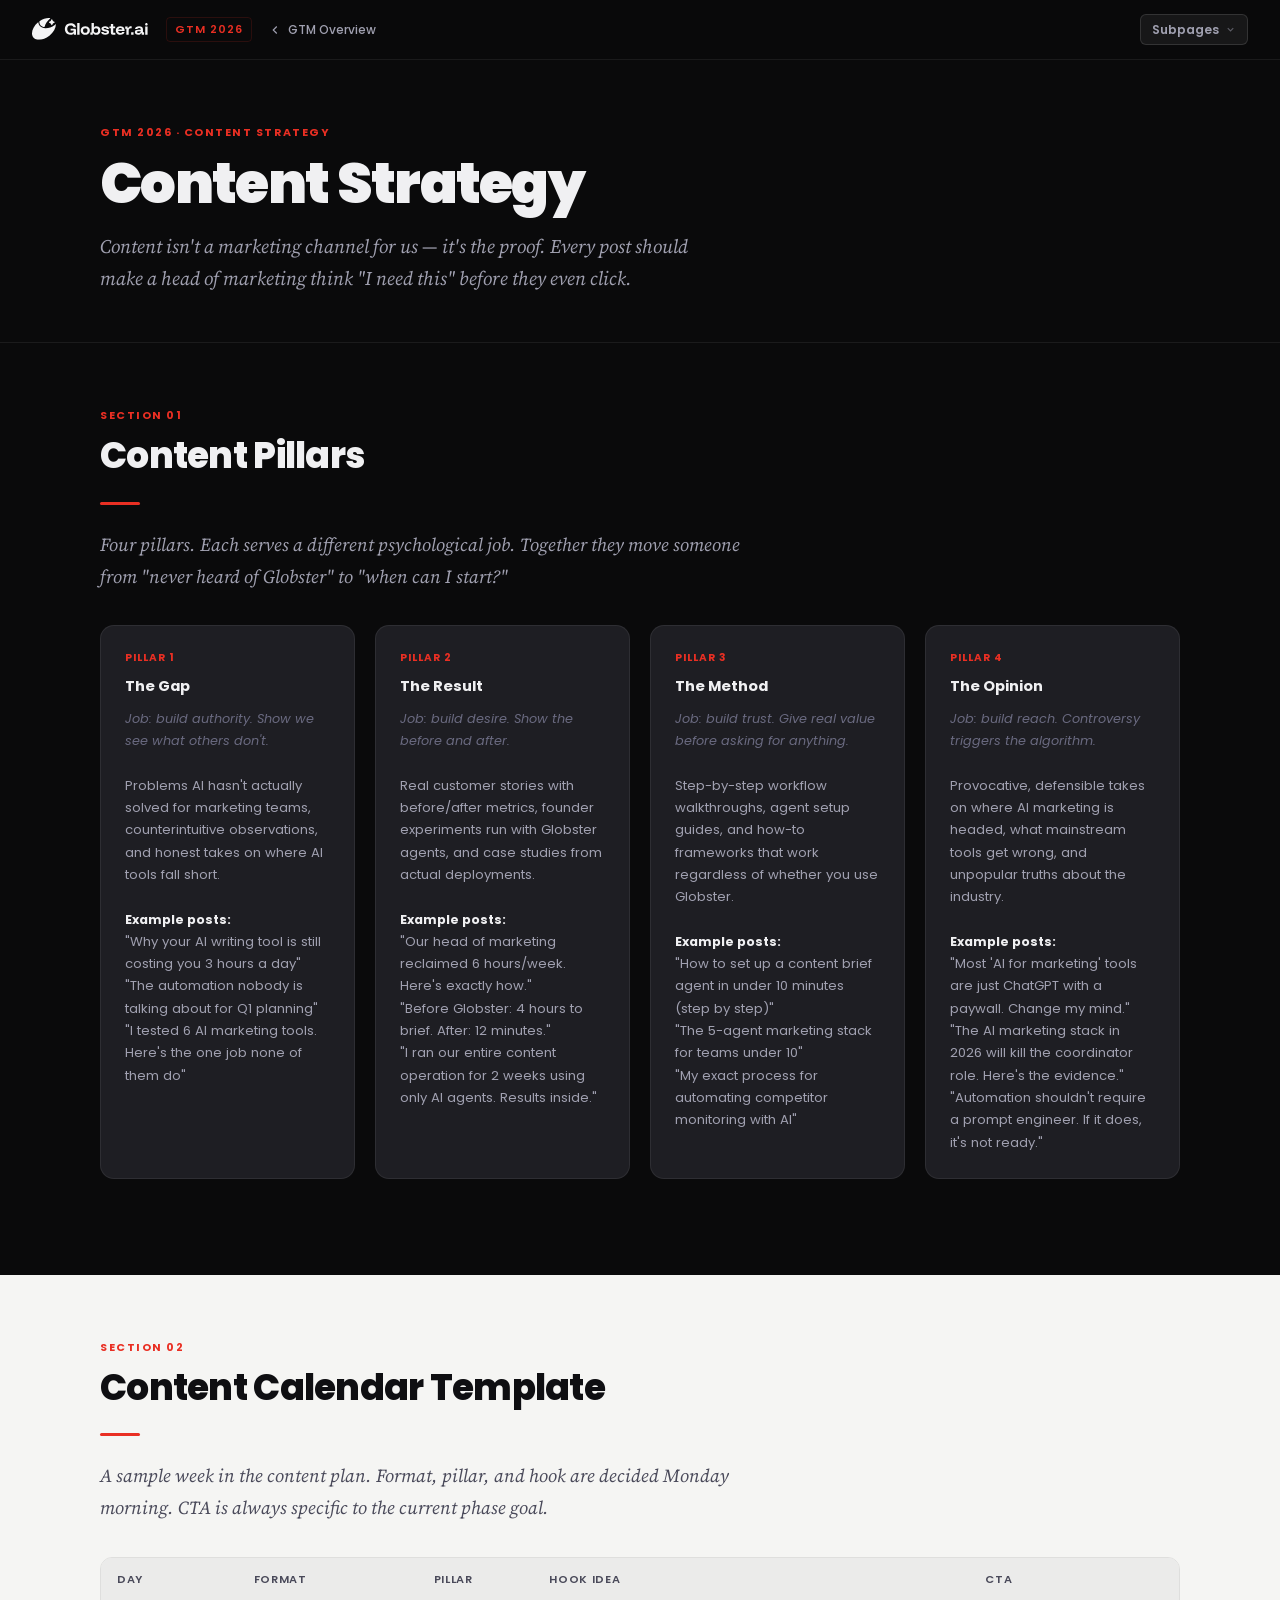
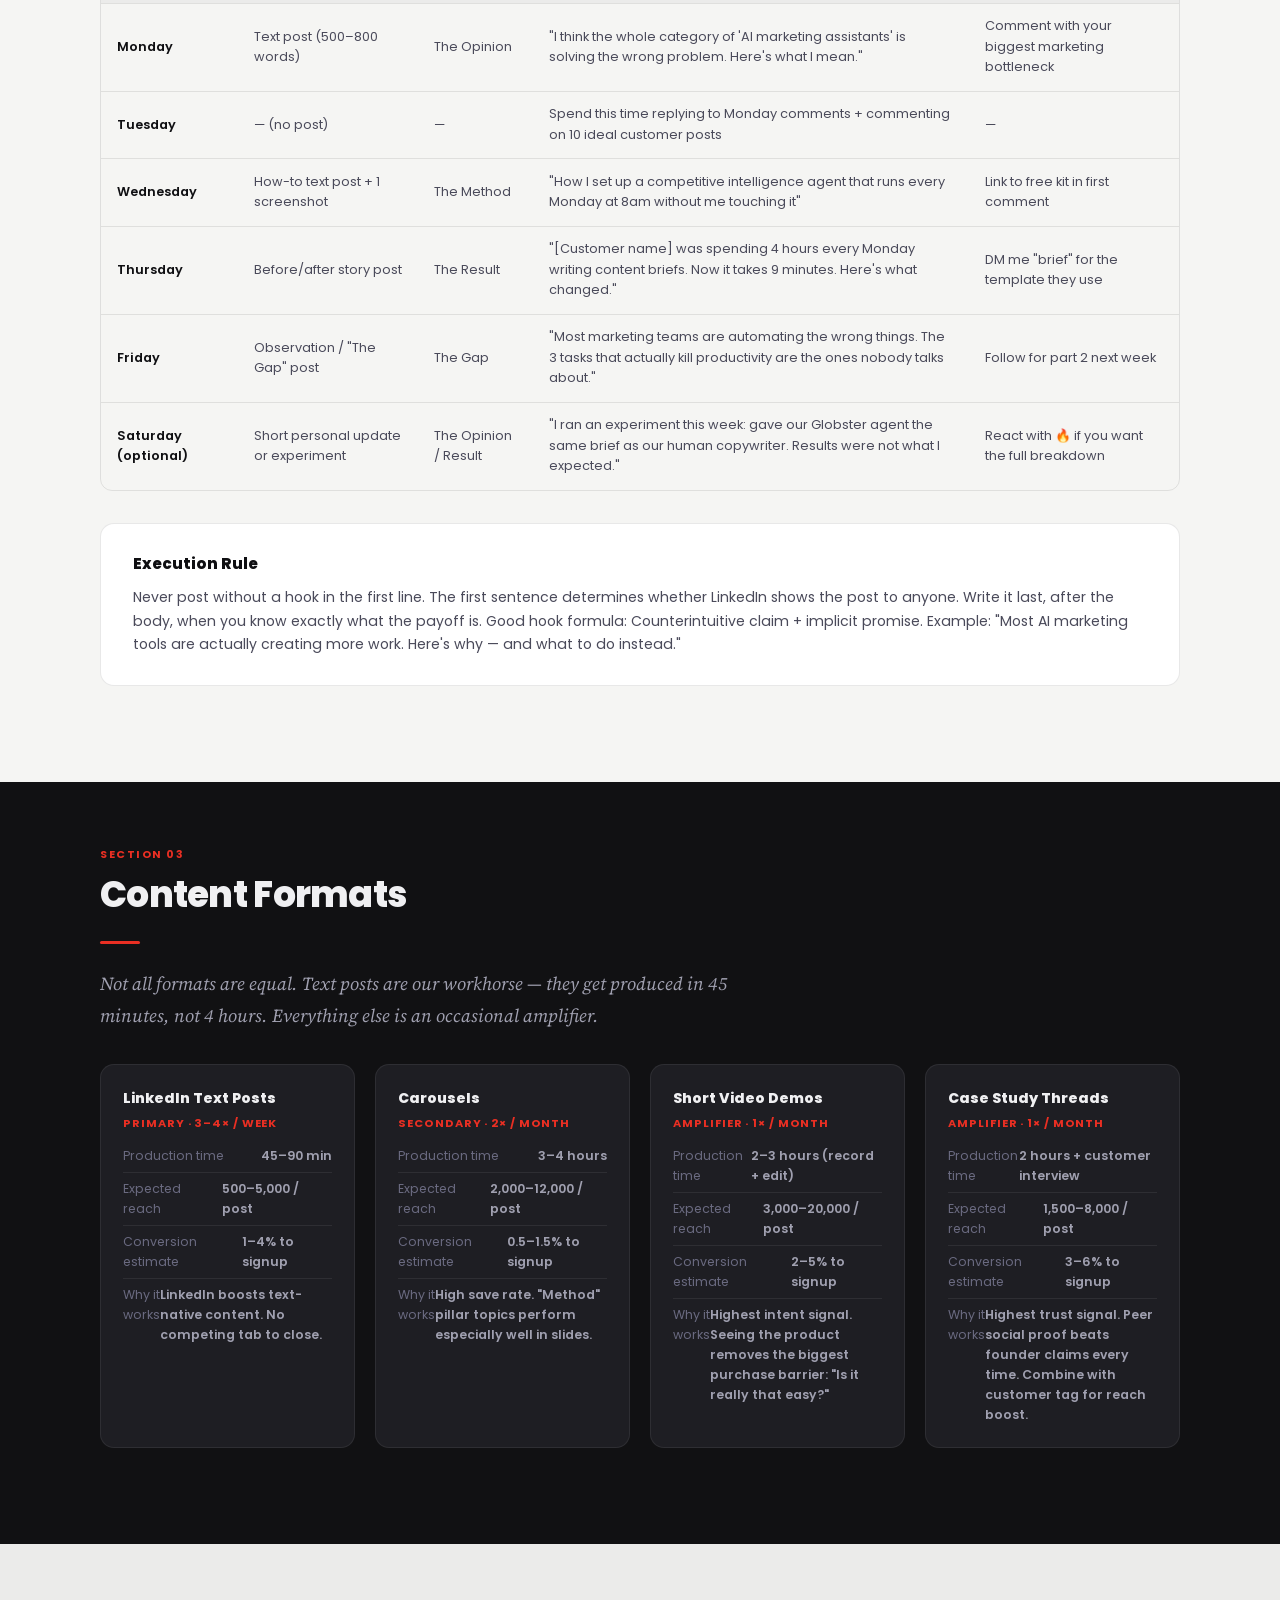
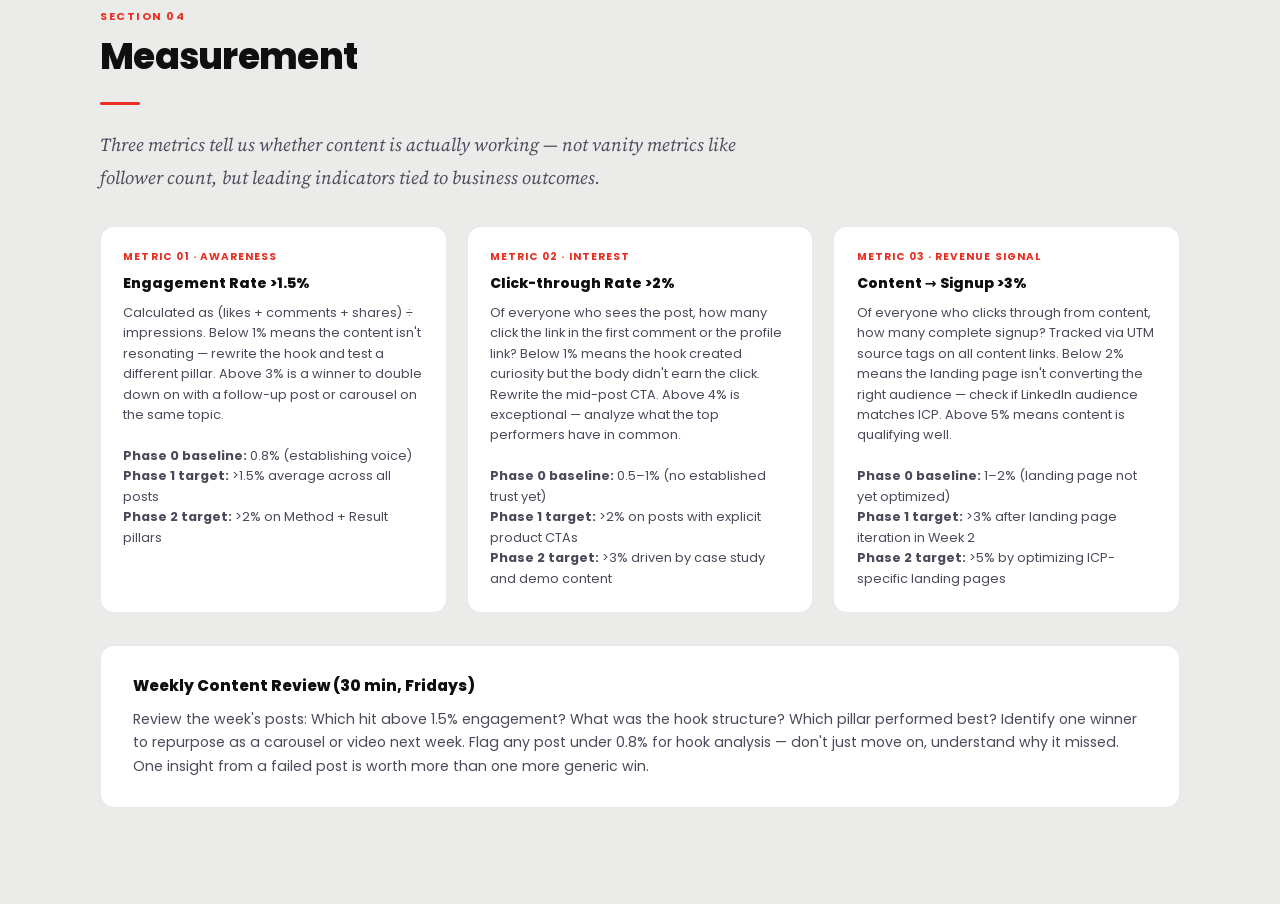
<file: gtm-content.html>
<!DOCTYPE html>
<html lang="en" data-theme="dark">
<head>
  <meta charset="UTF-8">
  <meta name="viewport" content="width=device-width, initial-scale=1.0">
  <title>Content Strategy — Globster GTM 2026</title>
  <link rel="preconnect" href="https://fonts.googleapis.com">
  <link rel="preconnect" href="https://fonts.gstatic.com" crossorigin>
  <link href="https://fonts.googleapis.com/css2?family=Poppins:wght@400;500;600;700;800;900&family=Source+Serif+4:ital,wght@0,400;0,600;1,400&display=swap" rel="stylesheet">
  <link rel="stylesheet" href="styles.css">
  <style>
    :root { --light-bg: #f5f5f3; --light-bg-2: #ebebea; --light-text: #0f0f12; --light-text-2: #4a4a5a; --light-surface: #ffffff; --light-border: rgba(0,0,0,.09); }
    * { box-sizing: border-box; }
    #progress-bar { position: fixed; top: 0; left: 0; height: 3px; width: 0%; background: var(--accent); z-index: 9999; transition: width 80ms linear; }
    body { padding-top: 60px; font-family: var(--font, 'Poppins', sans-serif); }
    .gtm-nav { position: fixed; top: 0; left: 0; right: 0; height: 60px; background: rgba(10,10,11,.92); backdrop-filter: blur(12px); border-bottom: 1px solid var(--border); display: flex; align-items: center; justify-content: space-between; padding: 0 2rem; z-index: 1000; gap: 1rem; }
    .gtm-nav__brand { display: flex; align-items: center; gap: .6rem; text-decoration: none; flex-shrink: 0; }
    .gtm-nav__logo { font-size: .95rem; font-weight: 800; color: var(--text); letter-spacing: -.01em; }
    .gtm-nav__label { font-size: .68rem; font-weight: 600; letter-spacing: .1em; text-transform: uppercase; color: var(--accent); padding: .2rem .5rem; border: 1px solid var(--accent-dim); border-radius: 4px; }
    .gtm-nav__back { font-size: .75rem; font-weight: 500; color: var(--text-2); text-decoration: none; display: flex; align-items: center; gap: .35rem; transition: color 150ms; }
    .gtm-nav__back:hover { color: var(--text); }
    .gtm-nav__sub { position: relative; margin-left: auto; }
    .gtm-nav__sub-btn { display: flex; align-items: center; gap: .35rem; font-size: .75rem; font-weight: 600; color: var(--text-2); background: rgba(255,255,255,.06); border: 1px solid var(--border-med); border-radius: 6px; padding: .35rem .7rem; cursor: pointer; transition: all 150ms; white-space: nowrap; }
    .gtm-nav__sub-btn:hover { color: var(--text); background: rgba(255,255,255,.1); }
    .gtm-nav__sub-btn svg { width: 11px; height: 11px; opacity: .5; transition: transform 200ms; }
    .gtm-nav__dropdown { position: absolute; top: calc(100% + 8px); right: 0; min-width: 210px; background: #1a1a1f; border: 1px solid var(--border-med); border-radius: 10px; padding: .4rem; box-shadow: var(--shadow-lg); display: none; flex-direction: column; gap: .1rem; z-index: 2000; }
    .gtm-nav__dropdown.open { display: flex; }
    .gtm-nav__dropdown a { font-size: .78rem; font-weight: 500; color: var(--text-2); text-decoration: none; padding: .5rem .75rem; border-radius: 6px; transition: all 150ms; }
    .gtm-nav__dropdown a:hover { color: var(--text); background: rgba(255,255,255,.06); }
    .gtm-nav__dropdown a.active { color: var(--accent); background: var(--accent-dim); }
    .page-hero { padding: 4rem 2rem 3rem; background: var(--bg); border-bottom: 1px solid var(--border); }
    .page-hero__inner { max-width: 1080px; margin: 0 auto; }
    .page-hero__eyebrow { font-size: .68rem; font-weight: 700; letter-spacing: .14em; text-transform: uppercase; color: var(--accent); margin-bottom: .75rem; display: block; }
    .page-hero__h1 { font-size: clamp(2rem, 5vw, 3.5rem); font-weight: 900; letter-spacing: -.03em; line-height: 1.1; color: var(--text); margin: 0 0 1rem; }
    .page-hero__sub { font-family: 'Source Serif 4', Georgia, serif; font-style: italic; font-size: clamp(1rem, 2vw, 1.2rem); color: var(--text-2); line-height: 1.65; max-width: 620px; margin: 0; }
    .gtm-section { padding: 4rem 2rem; position: relative; }
    .gtm-section--dark { background: var(--bg); color: var(--text); }
    .gtm-section--dark2 { background: var(--bg-2, #111113); color: var(--text); }
    .gtm-section--light { background: var(--light-bg); color: var(--light-text); }
    .gtm-section--light2 { background: var(--light-bg-2); color: var(--light-text); }
    .gtm-inner { max-width: 1080px; margin: 0 auto; }
    .gtm-section-label { font-size: .68rem; font-weight: 700; letter-spacing: .14em; text-transform: uppercase; color: var(--accent); margin-bottom: .6rem; display: block; }
    .gtm-h2 { font-size: clamp(1.5rem, 3vw, 2.25rem); font-weight: 800; line-height: 1.2; letter-spacing: -.02em; margin: 0 0 1.5rem; }
    .gtm-section--dark .gtm-h2, .gtm-section--dark2 .gtm-h2 { color: var(--text); }
    .gtm-section--light .gtm-h2, .gtm-section--light2 .gtm-h2 { color: var(--light-text); }
    .gtm-divider { width: 2.5rem; height: 3px; background: var(--accent); border-radius: 2px; margin: 1rem 0 1.5rem; }
    .gtm-lead { font-family: 'Source Serif 4', Georgia, serif; font-size: clamp(1rem, 1.8vw, 1.15rem); font-style: italic; line-height: 1.75; margin: 0 0 2rem; max-width: 680px; }
    .gtm-section--dark .gtm-lead, .gtm-section--dark2 .gtm-lead { color: var(--text-2); }
    .gtm-section--light .gtm-lead, .gtm-section--light2 .gtm-lead { color: var(--light-text-2); }
    .card-grid { display: grid; grid-template-columns: repeat(auto-fill, minmax(240px, 1fr)); gap: 1.25rem; margin: 2rem 0; }
    .card { border-radius: 14px; padding: 1.5rem; transition: transform 200ms; }
    .gtm-section--dark .card, .gtm-section--dark2 .card { background: var(--surface); border: 1px solid var(--border); }
    .gtm-section--light .card, .gtm-section--light2 .card { background: var(--light-surface); border: 1px solid var(--light-border); }
    .card:hover { transform: translateY(-2px); }
    .card__label { font-size: .65rem; font-weight: 700; letter-spacing: .1em; text-transform: uppercase; color: var(--accent); margin-bottom: .5rem; }
    .card__title { font-size: .92rem; font-weight: 700; margin-bottom: .6rem; }
    .gtm-section--dark .card__title, .gtm-section--dark2 .card__title { color: var(--text); }
    .gtm-section--light .card__title { color: var(--light-text); }
    .card__body { font-size: .82rem; line-height: 1.7; }
    .gtm-section--dark .card__body, .gtm-section--dark2 .card__body { color: var(--text-2); }
    .gtm-section--light .card__body { color: var(--light-text-2); }
    .data-table-wrap { overflow-x: auto; margin: 2rem 0; border-radius: 12px; border: 1px solid var(--light-border); }
    .data-table { width: 100%; border-collapse: collapse; font-size: .8rem; }
    .data-table th { background: var(--light-bg-2); color: var(--light-text-2); font-weight: 600; font-size: .7rem; letter-spacing: .06em; text-transform: uppercase; padding: .85rem 1rem; text-align: left; border-bottom: 1px solid var(--light-border); white-space: nowrap; }
    .data-table td { padding: .8rem 1rem; border-bottom: 1px solid var(--light-border); color: var(--light-text-2); vertical-align: middle; }
    .data-table td:first-child { font-weight: 600; color: var(--light-text); }
    .data-table tr:last-child td { border-bottom: none; }
    .data-table tbody tr:hover { background: rgba(0,0,0,.03); }
    .data-table--dark { background: var(--surface); border-color: var(--border); }
    .data-table--dark th { background: var(--surface-2); color: var(--text-3); border-bottom-color: var(--border); }
    .data-table--dark td { border-bottom-color: var(--border); color: var(--text-2); }
    .data-table--dark td:first-child { color: var(--text); }
    .data-table--dark tbody tr:hover { background: rgba(255,255,255,.03); }
    .badge { display: inline-block; font-size: .68rem; font-weight: 700; padding: .2rem .55rem; border-radius: 20px; }
    .badge--green { background: rgba(22,163,74,.12); color: #16a34a; }
    .badge--yellow { background: rgba(217,119,6,.1); color: #d97706; }
    .styled-list { list-style: none; padding: 0; margin: 1.5rem 0; display: flex; flex-direction: column; gap: .5rem; }
    .styled-list li { font-size: .9rem; line-height: 1.65; padding-left: 1.25rem; position: relative; }
    .gtm-section--dark .styled-list li, .gtm-section--dark2 .styled-list li { color: var(--text-2); }
    .gtm-section--light .styled-list li, .gtm-section--light2 .styled-list li { color: var(--light-text-2); }
    .styled-list li::before { content: '→'; position: absolute; left: 0; color: var(--accent); font-size: .8rem; top: .15rem; font-weight: 700; }
    .callout { background: var(--surface-2); border: 1px solid var(--border-med); border-radius: 14px; padding: 1.75rem 2rem; margin: 2rem 0; }
    .callout__title { font-size: .95rem; font-weight: 800; margin-bottom: .6rem; color: var(--text); }
    .callout__body { font-size: .88rem; line-height: 1.7; color: var(--text-2); }
    .gtm-section--light .callout { background: var(--light-surface); border-color: var(--light-border); }
    .gtm-section--light .callout__title { color: var(--light-text); }
    .gtm-section--light .callout__body { color: var(--light-text-2); }
    .gtm-section--light2 .callout { background: var(--light-surface); border-color: var(--light-border); }
    .gtm-section--light2 .callout__title { color: var(--light-text); }
    .gtm-section--light2 .callout__body { color: var(--light-text-2); }
    @media (max-width: 640px) { .card-grid { grid-template-columns: 1fr; } }
    .format-grid { display: grid; grid-template-columns: repeat(auto-fill, minmax(220px, 1fr)); gap: 1.25rem; margin: 2rem 0; }
    .format-card { background: var(--surface); border: 1px solid var(--border); border-radius: 14px; padding: 1.4rem; }
    .format-card__name { font-size: .88rem; font-weight: 800; color: var(--text); margin-bottom: .35rem; }
    .format-card__freq { font-size: .7rem; font-weight: 700; letter-spacing: .08em; text-transform: uppercase; color: var(--accent); margin-bottom: .8rem; }
    .format-card__meta { display: flex; flex-direction: column; gap: .4rem; }
    .format-card__meta-row { display: flex; justify-content: space-between; font-size: .78rem; border-bottom: 1px solid var(--border); padding-bottom: .35rem; }
    .format-card__meta-row:last-child { border-bottom: none; padding-bottom: 0; }
    .format-card__meta-label { color: var(--text-3); }
    .format-card__meta-val { color: var(--text-2); font-weight: 600; }
    .phase-metric-grid { display: grid; grid-template-columns: repeat(3, 1fr); gap: 1.25rem; margin: 2rem 0; }
    @media (max-width: 640px) { .phase-metric-grid { grid-template-columns: 1fr; } }
    .phase-metric-card { border-radius: 14px; padding: 1.4rem; }
    .gtm-section--light2 .phase-metric-card { background: var(--light-surface); border: 1px solid var(--light-border); }
    .phase-metric-card__phase { font-size: .65rem; font-weight: 700; letter-spacing: .1em; text-transform: uppercase; color: var(--accent); margin-bottom: .4rem; }
    .phase-metric-card__metric { font-size: .88rem; font-weight: 800; color: var(--light-text); margin-bottom: .5rem; }
    .phase-metric-card__def { font-size: .8rem; line-height: 1.6; color: var(--light-text-2); }
  </style>
</head>
<body>
<div id="progress-bar"></div>
<header class="gtm-nav">
  <a href="GTM planning.html" class="gtm-nav__brand">
    <img src="assets/globster-logo-dark.svg" alt="Globster" style="height:22px;width:auto;display:block;">
    <span class="gtm-nav__label">GTM 2026</span>
  </a>
  <a href="GTM planning.html" class="gtm-nav__back">
    <svg viewBox="0 0 24 24" fill="none" stroke="currentColor" stroke-width="2" width="14" height="14"><polyline points="15 18 9 12 15 6"/></svg>
    GTM Overview
  </a>
  <div class="gtm-nav__sub">
    <button class="gtm-nav__sub-btn">
      Subpages
      <svg viewBox="0 0 24 24" fill="none" stroke="currentColor" stroke-width="2.5"><polyline points="6 9 12 15 18 9"/></svg>
    </button>
    <div class="gtm-nav__dropdown">
      <a href="gtm-competitors.html">Competitive Landscape</a>
      <a href="gtm-icp.html">ICP Framework</a>
      <a href="gtm-messaging.html">Messaging Framework</a>
      <a href="gtm-narrative.html">Narrative</a>
      <a href="gtm-channels.html">Channel Strategy</a>
      <a href="gtm-content.html">Content Strategy</a>
      <a href="gtm-launch.html">Launch Sequence</a>
      <a href="gtm-metrics.html">Success Metrics</a>
    </div>
  </div>
</header>

<!-- HERO -->
<section class="page-hero">
  <div class="page-hero__inner">
    <span class="page-hero__eyebrow">GTM 2026 · Content Strategy</span>
    <h1 class="page-hero__h1">Content Strategy</h1>
    <p class="page-hero__sub">Content isn't a marketing channel for us — it's the proof. Every post should make a head of marketing think "I need this" before they even click.</p>
  </div>
</section>

<!-- SECTION 1: Content Pillars -->
<section class="gtm-section gtm-section--dark">
  <div class="gtm-inner">
    <span class="gtm-section-label">Section 01</span>
    <h2 class="gtm-h2">Content Pillars</h2>
    <div class="gtm-divider"></div>
    <p class="gtm-lead">Four pillars. Each serves a different psychological job. Together they move someone from "never heard of Globster" to "when can I start?"</p>

    <div class="card-grid" style="grid-template-columns: repeat(auto-fill, minmax(240px, 1fr));">
      <div class="card">
        <div class="card__label">Pillar 1</div>
        <div class="card__title">The Gap</div>
        <div class="card__body">
          <em style="font-size: .8rem; color: var(--text-3);">Job: build authority. Show we see what others don't.</em><br><br>
          Problems AI hasn't actually solved for marketing teams, counterintuitive observations, and honest takes on where AI tools fall short.<br><br>
          <strong style="color: var(--text); font-size: .78rem;">Example posts:</strong><br>
          "Why your AI writing tool is still costing you 3 hours a day"<br>
          "The automation nobody is talking about for Q1 planning"<br>
          "I tested 6 AI marketing tools. Here's the one job none of them do"
        </div>
      </div>
      <div class="card">
        <div class="card__label">Pillar 2</div>
        <div class="card__title">The Result</div>
        <div class="card__body">
          <em style="font-size: .8rem; color: var(--text-3);">Job: build desire. Show the before and after.</em><br><br>
          Real customer stories with before/after metrics, founder experiments run with Globster agents, and case studies from actual deployments.<br><br>
          <strong style="color: var(--text); font-size: .78rem;">Example posts:</strong><br>
          "Our head of marketing reclaimed 6 hours/week. Here's exactly how."<br>
          "Before Globster: 4 hours to brief. After: 12 minutes."<br>
          "I ran our entire content operation for 2 weeks using only AI agents. Results inside."
        </div>
      </div>
      <div class="card">
        <div class="card__label">Pillar 3</div>
        <div class="card__title">The Method</div>
        <div class="card__body">
          <em style="font-size: .8rem; color: var(--text-3);">Job: build trust. Give real value before asking for anything.</em><br><br>
          Step-by-step workflow walkthroughs, agent setup guides, and how-to frameworks that work regardless of whether you use Globster.<br><br>
          <strong style="color: var(--text); font-size: .78rem;">Example posts:</strong><br>
          "How to set up a content brief agent in under 10 minutes (step by step)"<br>
          "The 5-agent marketing stack for teams under 10"<br>
          "My exact process for automating competitor monitoring with AI"
        </div>
      </div>
      <div class="card">
        <div class="card__label">Pillar 4</div>
        <div class="card__title">The Opinion</div>
        <div class="card__body">
          <em style="font-size: .8rem; color: var(--text-3);">Job: build reach. Controversy triggers the algorithm.</em><br><br>
          Provocative, defensible takes on where AI marketing is headed, what mainstream tools get wrong, and unpopular truths about the industry.<br><br>
          <strong style="color: var(--text); font-size: .78rem;">Example posts:</strong><br>
          "Most 'AI for marketing' tools are just ChatGPT with a paywall. Change my mind."<br>
          "The AI marketing stack in 2026 will kill the coordinator role. Here's the evidence."<br>
          "Automation shouldn't require a prompt engineer. If it does, it's not ready."
        </div>
      </div>
    </div>
  </div>
</section>

<!-- SECTION 2: Content Calendar Template -->
<section class="gtm-section gtm-section--light">
  <div class="gtm-inner">
    <span class="gtm-section-label">Section 02</span>
    <h2 class="gtm-h2">Content Calendar Template</h2>
    <div class="gtm-divider"></div>
    <p class="gtm-lead" style="color: var(--light-text-2);">A sample week in the content plan. Format, pillar, and hook are decided Monday morning. CTA is always specific to the current phase goal.</p>

    <div class="data-table-wrap">
      <table class="data-table">
        <thead>
          <tr>
            <th>Day</th>
            <th>Format</th>
            <th>Pillar</th>
            <th>Hook Idea</th>
            <th>CTA</th>
          </tr>
        </thead>
        <tbody>
          <tr>
            <td>Monday</td>
            <td>Text post (500–800 words)</td>
            <td>The Opinion</td>
            <td>"I think the whole category of 'AI marketing assistants' is solving the wrong problem. Here's what I mean."</td>
            <td>Comment with your biggest marketing bottleneck</td>
          </tr>
          <tr>
            <td>Tuesday</td>
            <td>— (no post)</td>
            <td>—</td>
            <td>Spend this time replying to Monday comments + commenting on 10 ideal customer posts</td>
            <td>—</td>
          </tr>
          <tr>
            <td>Wednesday</td>
            <td>How-to text post + 1 screenshot</td>
            <td>The Method</td>
            <td>"How I set up a competitive intelligence agent that runs every Monday at 8am without me touching it"</td>
            <td>Link to free kit in first comment</td>
          </tr>
          <tr>
            <td>Thursday</td>
            <td>Before/after story post</td>
            <td>The Result</td>
            <td>"[Customer name] was spending 4 hours every Monday writing content briefs. Now it takes 9 minutes. Here's what changed."</td>
            <td>DM me "brief" for the template they use</td>
          </tr>
          <tr>
            <td>Friday</td>
            <td>Observation / "The Gap" post</td>
            <td>The Gap</td>
            <td>"Most marketing teams are automating the wrong things. The 3 tasks that actually kill productivity are the ones nobody talks about."</td>
            <td>Follow for part 2 next week</td>
          </tr>
          <tr>
            <td>Saturday (optional)</td>
            <td>Short personal update or experiment</td>
            <td>The Opinion / Result</td>
            <td>"I ran an experiment this week: gave our Globster agent the same brief as our human copywriter. Results were not what I expected."</td>
            <td>React with 🔥 if you want the full breakdown</td>
          </tr>
        </tbody>
      </table>
    </div>

    <div class="callout">
      <div class="callout__title">Execution Rule</div>
      <div class="callout__body">Never post without a hook in the first line. The first sentence determines whether LinkedIn shows the post to anyone. Write it last, after the body, when you know exactly what the payoff is. Good hook formula: Counterintuitive claim + implicit promise. Example: "Most AI marketing tools are actually creating more work. Here's why — and what to do instead."</div>
    </div>
  </div>
</section>

<!-- SECTION 3: Content Formats -->
<section class="gtm-section gtm-section--dark2">
  <div class="gtm-inner">
    <span class="gtm-section-label">Section 03</span>
    <h2 class="gtm-h2">Content Formats</h2>
    <div class="gtm-divider"></div>
    <p class="gtm-lead">Not all formats are equal. Text posts are our workhorse — they get produced in 45 minutes, not 4 hours. Everything else is an occasional amplifier.</p>

    <div class="format-grid">
      <div class="format-card">
        <div class="format-card__name">LinkedIn Text Posts</div>
        <div class="format-card__freq">Primary · 3–4× / week</div>
        <div class="format-card__meta">
          <div class="format-card__meta-row">
            <span class="format-card__meta-label">Production time</span>
            <span class="format-card__meta-val">45–90 min</span>
          </div>
          <div class="format-card__meta-row">
            <span class="format-card__meta-label">Expected reach</span>
            <span class="format-card__meta-val">500–5,000 / post</span>
          </div>
          <div class="format-card__meta-row">
            <span class="format-card__meta-label">Conversion estimate</span>
            <span class="format-card__meta-val">1–4% to signup</span>
          </div>
          <div class="format-card__meta-row">
            <span class="format-card__meta-label">Why it works</span>
            <span class="format-card__meta-val">LinkedIn boosts text-native content. No competing tab to close.</span>
          </div>
        </div>
      </div>
      <div class="format-card">
        <div class="format-card__name">Carousels</div>
        <div class="format-card__freq">Secondary · 2× / month</div>
        <div class="format-card__meta">
          <div class="format-card__meta-row">
            <span class="format-card__meta-label">Production time</span>
            <span class="format-card__meta-val">3–4 hours</span>
          </div>
          <div class="format-card__meta-row">
            <span class="format-card__meta-label">Expected reach</span>
            <span class="format-card__meta-val">2,000–12,000 / post</span>
          </div>
          <div class="format-card__meta-row">
            <span class="format-card__meta-label">Conversion estimate</span>
            <span class="format-card__meta-val">0.5–1.5% to signup</span>
          </div>
          <div class="format-card__meta-row">
            <span class="format-card__meta-label">Why it works</span>
            <span class="format-card__meta-val">High save rate. "Method" pillar topics perform especially well in slides.</span>
          </div>
        </div>
      </div>
      <div class="format-card">
        <div class="format-card__name">Short Video Demos</div>
        <div class="format-card__freq">Amplifier · 1× / month</div>
        <div class="format-card__meta">
          <div class="format-card__meta-row">
            <span class="format-card__meta-label">Production time</span>
            <span class="format-card__meta-val">2–3 hours (record + edit)</span>
          </div>
          <div class="format-card__meta-row">
            <span class="format-card__meta-label">Expected reach</span>
            <span class="format-card__meta-val">3,000–20,000 / post</span>
          </div>
          <div class="format-card__meta-row">
            <span class="format-card__meta-label">Conversion estimate</span>
            <span class="format-card__meta-val">2–5% to signup</span>
          </div>
          <div class="format-card__meta-row">
            <span class="format-card__meta-label">Why it works</span>
            <span class="format-card__meta-val">Highest intent signal. Seeing the product removes the biggest purchase barrier: "Is it really that easy?"</span>
          </div>
        </div>
      </div>
      <div class="format-card">
        <div class="format-card__name">Case Study Threads</div>
        <div class="format-card__freq">Amplifier · 1× / month</div>
        <div class="format-card__meta">
          <div class="format-card__meta-row">
            <span class="format-card__meta-label">Production time</span>
            <span class="format-card__meta-val">2 hours + customer interview</span>
          </div>
          <div class="format-card__meta-row">
            <span class="format-card__meta-label">Expected reach</span>
            <span class="format-card__meta-val">1,500–8,000 / post</span>
          </div>
          <div class="format-card__meta-row">
            <span class="format-card__meta-label">Conversion estimate</span>
            <span class="format-card__meta-val">3–6% to signup</span>
          </div>
          <div class="format-card__meta-row">
            <span class="format-card__meta-label">Why it works</span>
            <span class="format-card__meta-val">Highest trust signal. Peer social proof beats founder claims every time. Combine with customer tag for reach boost.</span>
          </div>
        </div>
      </div>
    </div>
  </div>
</section>

<!-- SECTION 4: Measurement -->
<section class="gtm-section gtm-section--light2">
  <div class="gtm-inner">
    <span class="gtm-section-label">Section 04</span>
    <h2 class="gtm-h2">Measurement</h2>
    <div class="gtm-divider"></div>
    <p class="gtm-lead" style="color: var(--light-text-2);">Three metrics tell us whether content is actually working — not vanity metrics like follower count, but leading indicators tied to business outcomes.</p>

    <div class="phase-metric-grid">
      <div class="phase-metric-card">
        <div class="phase-metric-card__phase">Metric 01 · Awareness</div>
        <div class="phase-metric-card__metric">Engagement Rate &gt;1.5%</div>
        <div class="phase-metric-card__def">
          Calculated as (likes + comments + shares) ÷ impressions. Below 1% means the content isn't resonating — rewrite the hook and test a different pillar. Above 3% is a winner to double down on with a follow-up post or carousel on the same topic.<br><br>
          <strong>Phase 0 baseline:</strong> 0.8% (establishing voice)<br>
          <strong>Phase 1 target:</strong> &gt;1.5% average across all posts<br>
          <strong>Phase 2 target:</strong> &gt;2% on Method + Result pillars
        </div>
      </div>
      <div class="phase-metric-card">
        <div class="phase-metric-card__phase">Metric 02 · Interest</div>
        <div class="phase-metric-card__metric">Click-through Rate &gt;2%</div>
        <div class="phase-metric-card__def">
          Of everyone who sees the post, how many click the link in the first comment or the profile link? Below 1% means the hook created curiosity but the body didn't earn the click. Rewrite the mid-post CTA. Above 4% is exceptional — analyze what the top performers have in common.<br><br>
          <strong>Phase 0 baseline:</strong> 0.5–1% (no established trust yet)<br>
          <strong>Phase 1 target:</strong> &gt;2% on posts with explicit product CTAs<br>
          <strong>Phase 2 target:</strong> &gt;3% driven by case study and demo content
        </div>
      </div>
      <div class="phase-metric-card">
        <div class="phase-metric-card__phase">Metric 03 · Revenue signal</div>
        <div class="phase-metric-card__metric">Content → Signup &gt;3%</div>
        <div class="phase-metric-card__def">
          Of everyone who clicks through from content, how many complete signup? Tracked via UTM source tags on all content links. Below 2% means the landing page isn't converting the right audience — check if LinkedIn audience matches ICP. Above 5% means content is qualifying well.<br><br>
          <strong>Phase 0 baseline:</strong> 1–2% (landing page not yet optimized)<br>
          <strong>Phase 1 target:</strong> &gt;3% after landing page iteration in Week 2<br>
          <strong>Phase 2 target:</strong> &gt;5% by optimizing ICP-specific landing pages
        </div>
      </div>
    </div>

    <div class="callout">
      <div class="callout__title" style="color: var(--light-text);">Weekly Content Review (30 min, Fridays)</div>
      <div class="callout__body" style="color: var(--light-text-2);">Review the week's posts: Which hit above 1.5% engagement? What was the hook structure? Which pillar performed best? Identify one winner to repurpose as a carousel or video next week. Flag any post under 0.8% for hook analysis — don't just move on, understand why it missed. One insight from a failed post is worth more than one more generic win.</div>
    </div>
  </div>
</section>

<script>
  window.addEventListener('scroll', () => {
    const p = window.scrollY / (document.body.scrollHeight - window.innerHeight);
    document.getElementById('progress-bar').style.width = (p * 100) + '%';
  }, { passive: true });
  const subBtn = document.querySelector('.gtm-nav__sub-btn');
  const dropdown = document.querySelector('.gtm-nav__dropdown');
  subBtn.addEventListener('click', e => { e.stopPropagation(); dropdown.classList.toggle('open'); subBtn.querySelector('svg').style.transform = dropdown.classList.contains('open') ? 'rotate(180deg)' : ''; });
  document.addEventListener('click', () => { dropdown.classList.remove('open'); subBtn.querySelector('svg').style.transform = ''; });
  dropdown.addEventListener('click', e => e.stopPropagation());
  const currentFile = location.pathname.split('/').pop();
  document.querySelectorAll('.gtm-nav__dropdown a').forEach(a => { if (a.getAttribute('href') === currentFile) a.classList.add('active'); });
</script>
</body>
</html>
</file>
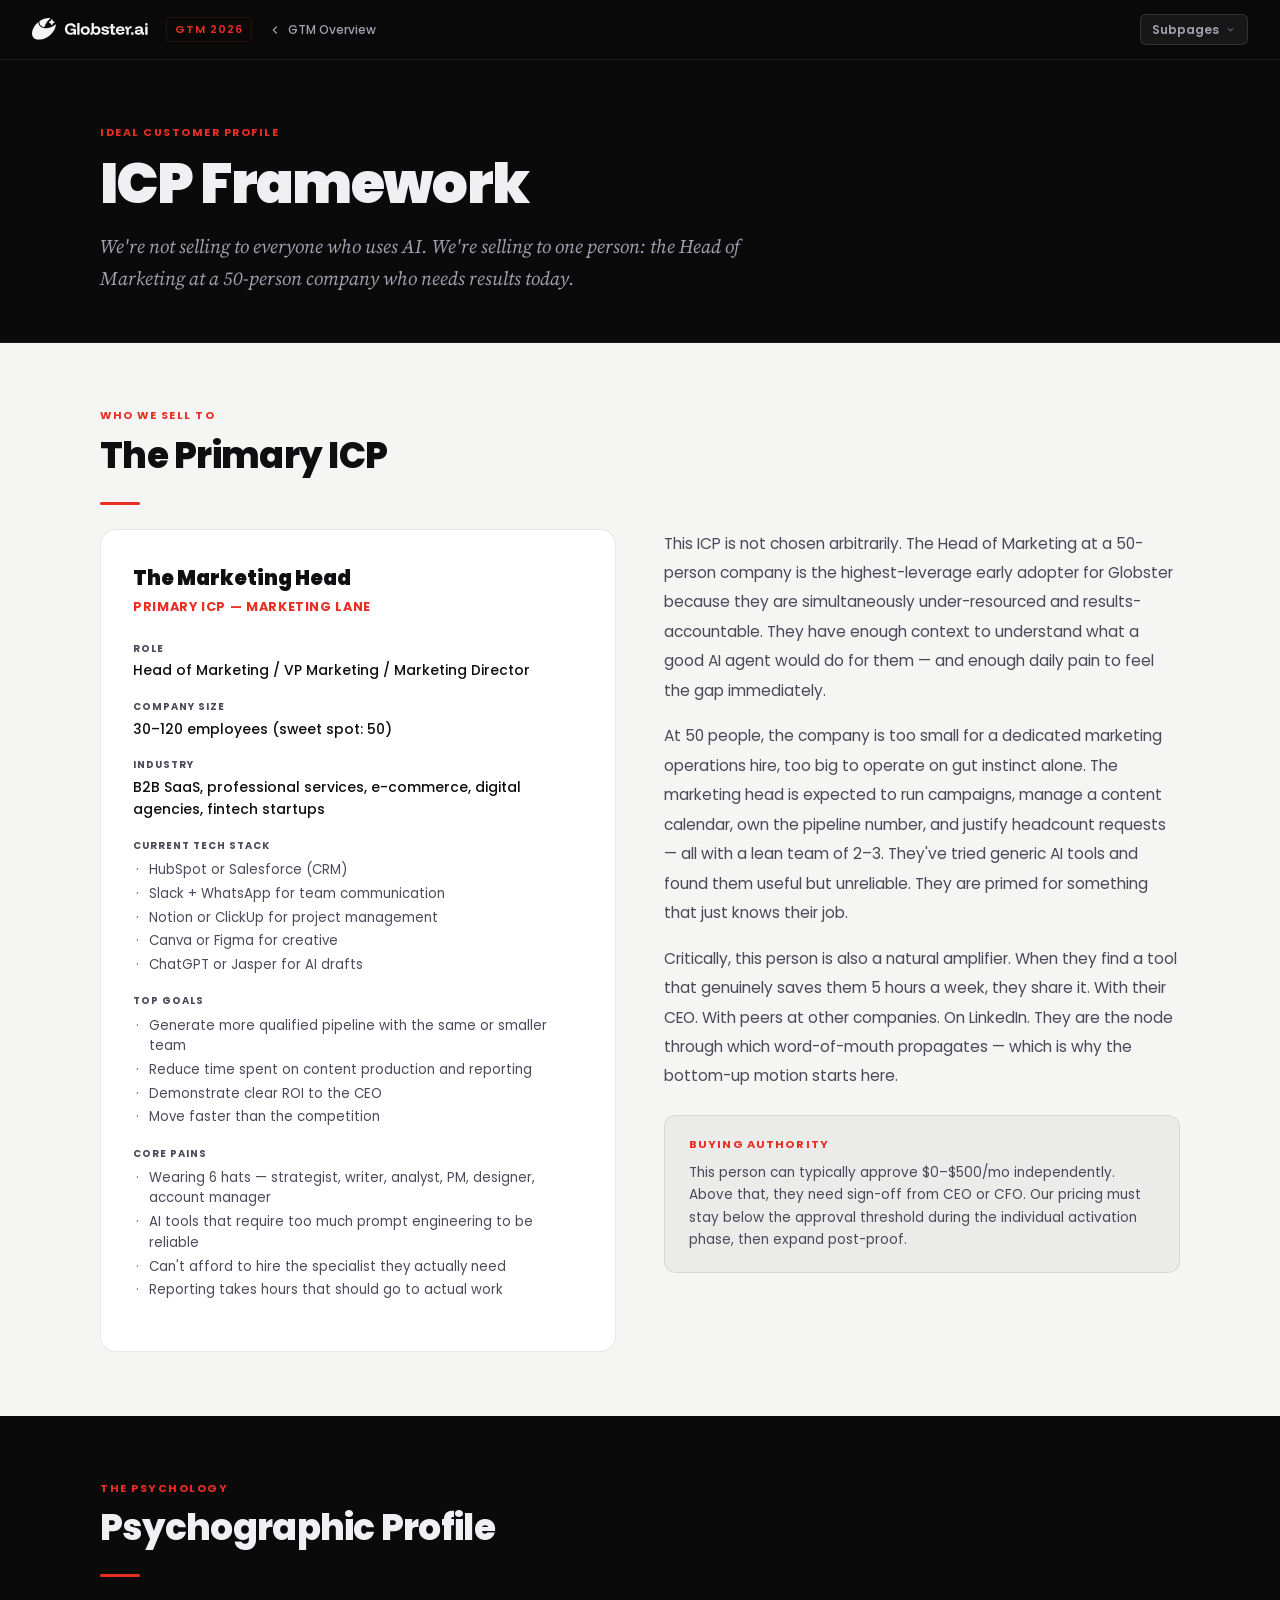
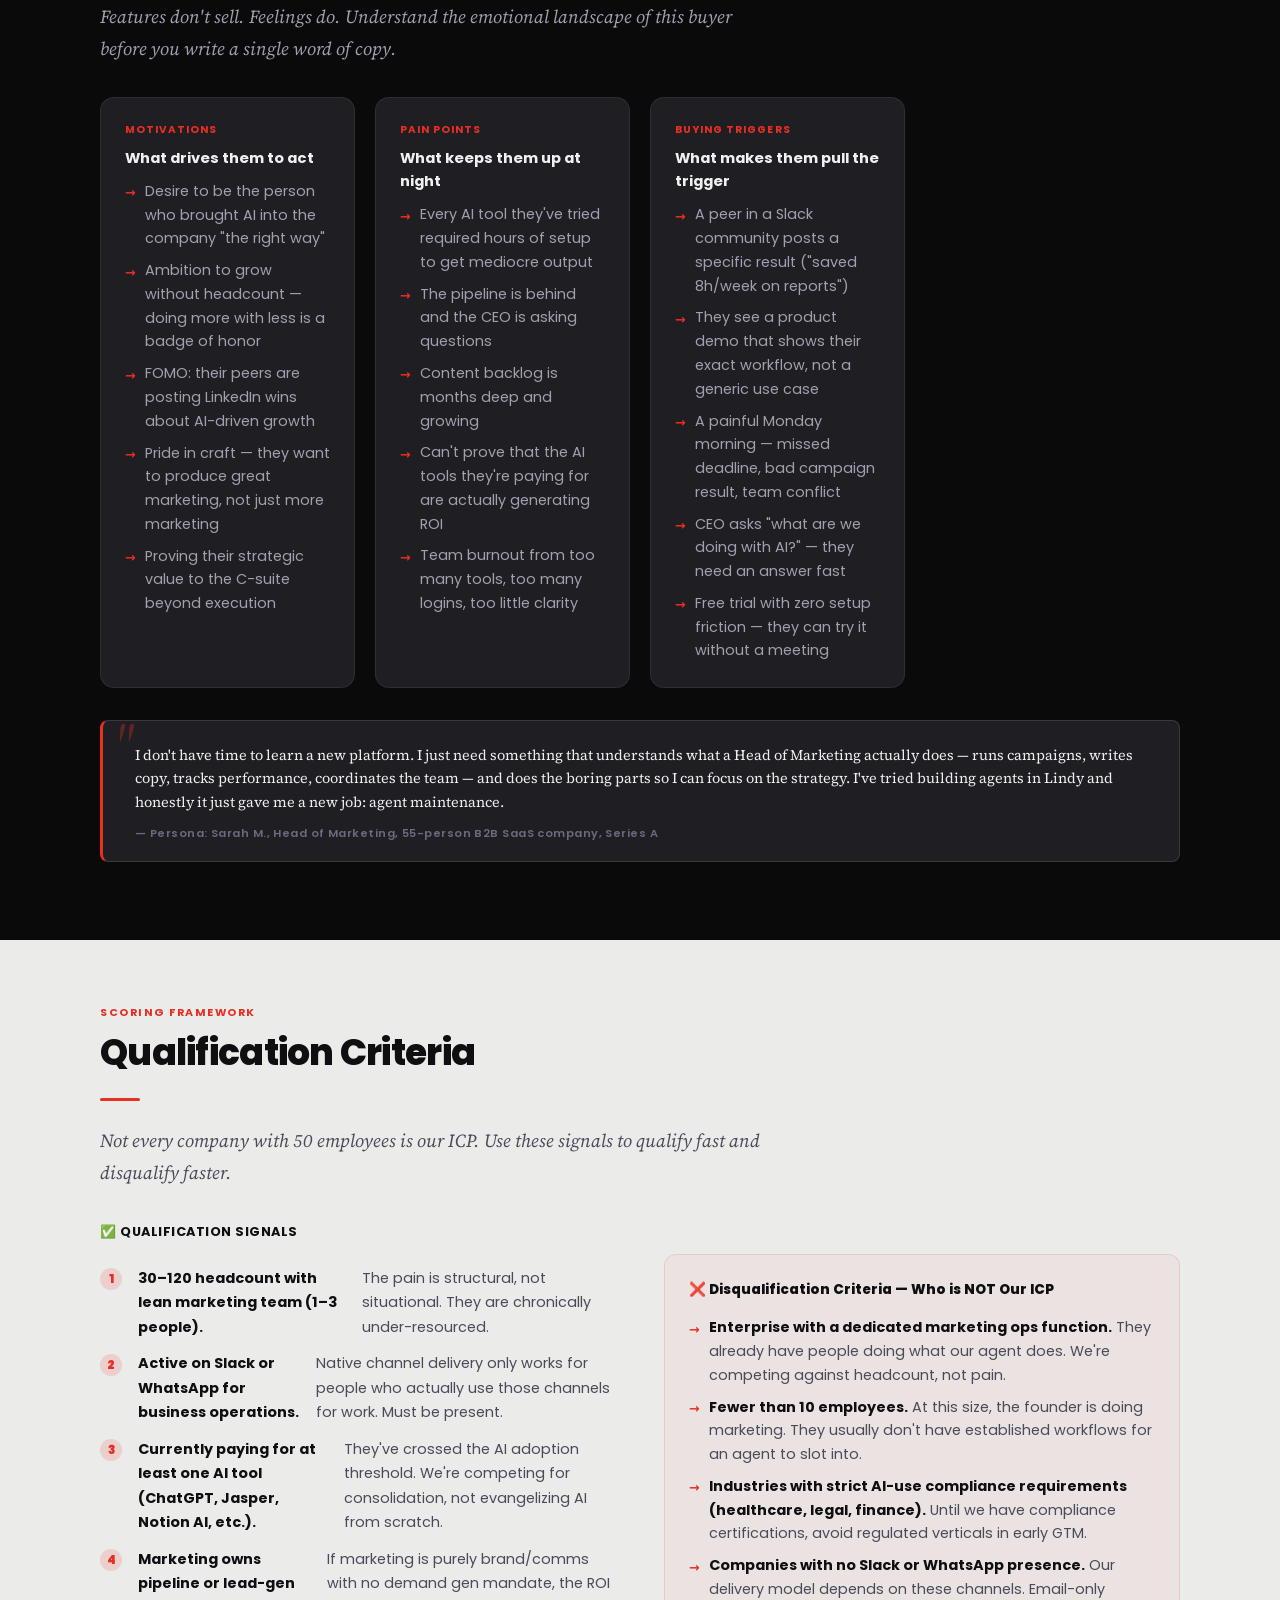
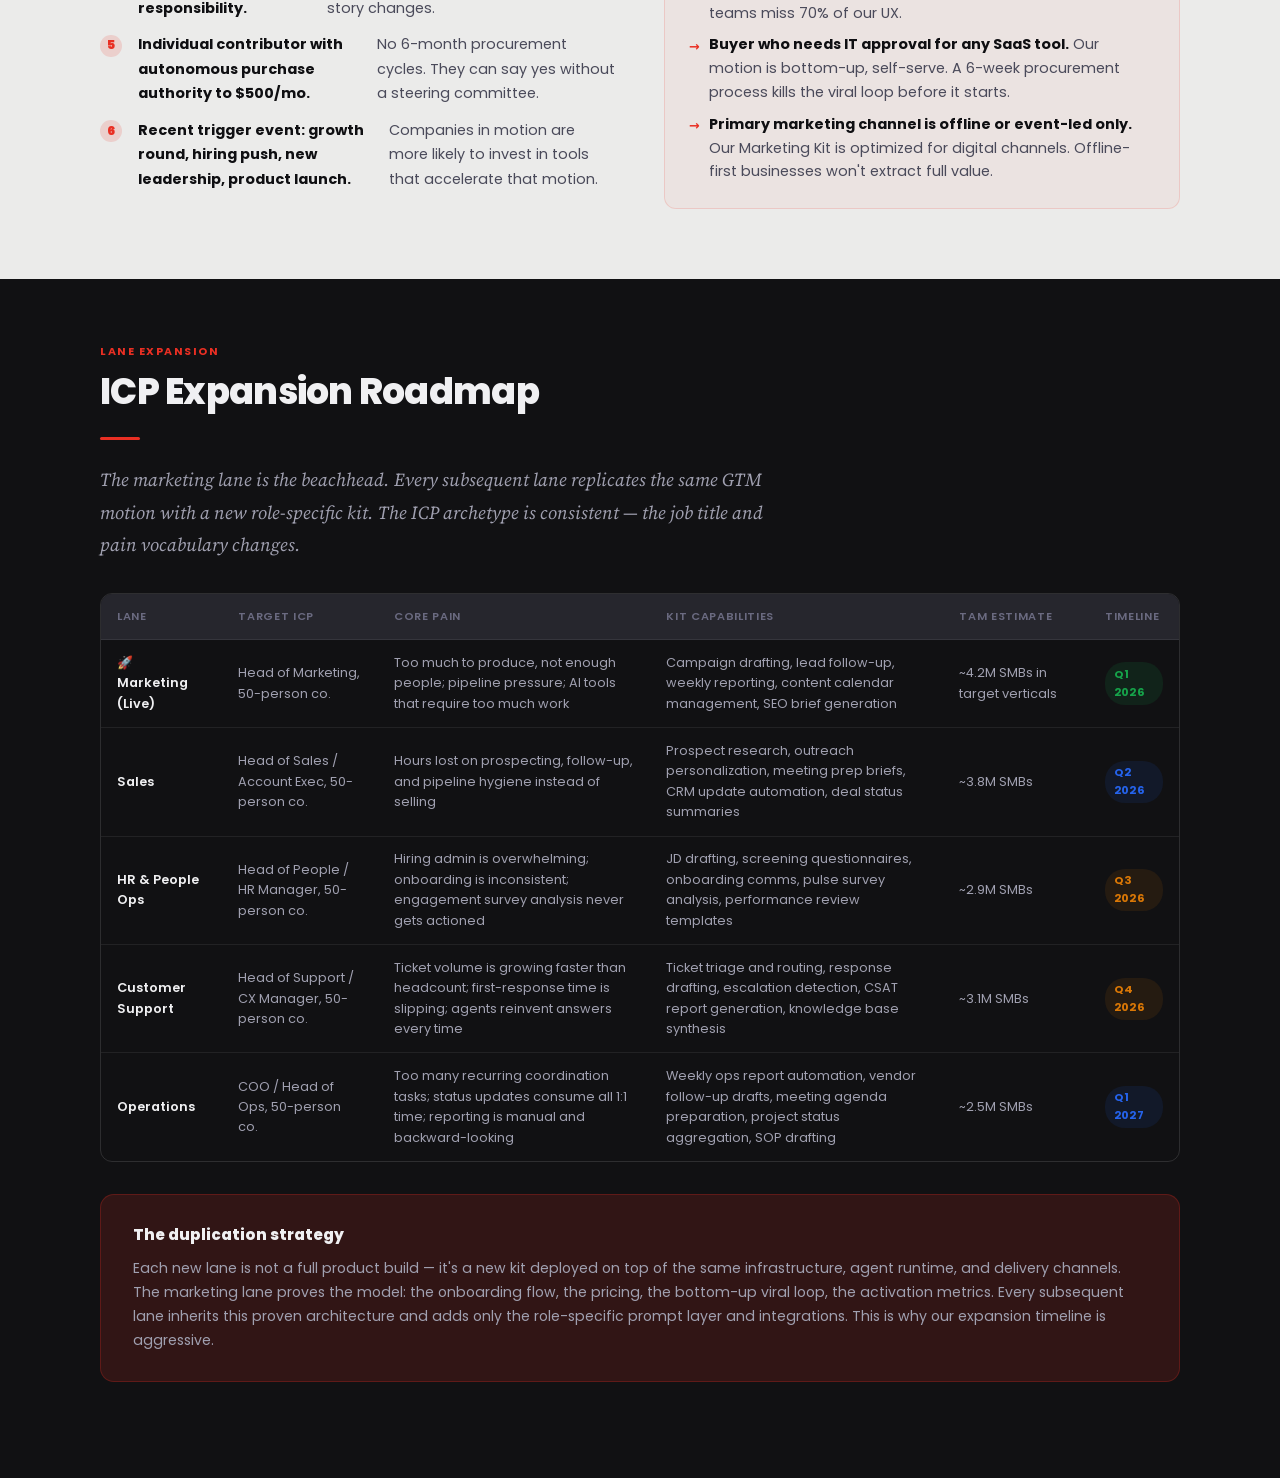
<file: gtm-icp.html>
<!DOCTYPE html>
<html lang="en" data-theme="dark">
<head>
  <meta charset="UTF-8">
  <meta name="viewport" content="width=device-width, initial-scale=1.0">
  <title>ICP Framework — Globster GTM 2026</title>
  <link rel="preconnect" href="https://fonts.googleapis.com">
  <link rel="preconnect" href="https://fonts.gstatic.com" crossorigin>
  <link href="https://fonts.googleapis.com/css2?family=Poppins:wght@400;500;600;700;800;900&family=Source+Serif+4:ital,wght@0,400;0,600;1,400&display=swap" rel="stylesheet">
  <link rel="stylesheet" href="styles.css">
  <style>
    :root {
      --light-bg: #f5f5f3; --light-bg-2: #ebebea;
      --light-text: #0f0f12; --light-text-2: #4a4a5a;
      --light-surface: #ffffff; --light-border: rgba(0,0,0,.09);
    }
    * { box-sizing: border-box; }
    #progress-bar { position: fixed; top: 0; left: 0; height: 3px; width: 0%; background: var(--accent); z-index: 9999; transition: width 80ms linear; }
    body { padding-top: 60px; font-family: var(--font, 'Poppins', sans-serif); }

    .gtm-nav { position: fixed; top: 0; left: 0; right: 0; height: 60px; background: rgba(10,10,11,.92); backdrop-filter: blur(12px); border-bottom: 1px solid var(--border); display: flex; align-items: center; justify-content: space-between; padding: 0 2rem; z-index: 1000; gap: 1rem; }
    .gtm-nav__brand { display: flex; align-items: center; gap: .6rem; text-decoration: none; flex-shrink: 0; }
    .gtm-nav__logo { font-size: .95rem; font-weight: 800; color: var(--text); letter-spacing: -.01em; }
    .gtm-nav__label { font-size: .68rem; font-weight: 600; letter-spacing: .1em; text-transform: uppercase; color: var(--accent); padding: .2rem .5rem; border: 1px solid var(--accent-dim); border-radius: 4px; }
    .gtm-nav__back { font-size: .75rem; font-weight: 500; color: var(--text-2); text-decoration: none; display: flex; align-items: center; gap: .35rem; transition: color 150ms; }
    .gtm-nav__back:hover { color: var(--text); }
    .gtm-nav__sub { position: relative; margin-left: auto; }
    .gtm-nav__sub-btn { display: flex; align-items: center; gap: .35rem; font-size: .75rem; font-weight: 600; color: var(--text-2); background: rgba(255,255,255,.06); border: 1px solid var(--border-med); border-radius: 6px; padding: .35rem .7rem; cursor: pointer; transition: all 150ms; white-space: nowrap; }
    .gtm-nav__sub-btn:hover { color: var(--text); background: rgba(255,255,255,.1); }
    .gtm-nav__sub-btn svg { width: 11px; height: 11px; opacity: .5; transition: transform 200ms; }
    .gtm-nav__dropdown { position: absolute; top: calc(100% + 8px); right: 0; min-width: 210px; background: #1a1a1f; border: 1px solid var(--border-med); border-radius: 10px; padding: .4rem; box-shadow: var(--shadow-lg); display: none; flex-direction: column; gap: .1rem; z-index: 2000; }
    .gtm-nav__dropdown.open { display: flex; }
    .gtm-nav__dropdown a { font-size: .78rem; font-weight: 500; color: var(--text-2); text-decoration: none; padding: .5rem .75rem; border-radius: 6px; transition: all 150ms; }
    .gtm-nav__dropdown a:hover { color: var(--text); background: rgba(255,255,255,.06); }
    .gtm-nav__dropdown a.active { color: var(--accent); background: var(--accent-dim); }

    .page-hero { padding: 4rem 2rem 3rem; background: var(--bg); border-bottom: 1px solid var(--border); }
    .page-hero__inner { max-width: 1080px; margin: 0 auto; }
    .page-hero__eyebrow { font-size: .68rem; font-weight: 700; letter-spacing: .14em; text-transform: uppercase; color: var(--accent); margin-bottom: .75rem; display: block; }
    .page-hero__h1 { font-size: clamp(2rem, 5vw, 3.5rem); font-weight: 900; letter-spacing: -.03em; line-height: 1.1; color: var(--text); margin: 0 0 1rem; }
    .page-hero__sub { font-family: 'Source Serif 4', Georgia, serif; font-style: italic; font-size: clamp(1rem, 2vw, 1.2rem); color: var(--text-2); line-height: 1.65; max-width: 660px; margin: 0; }

    .gtm-section { padding: 4rem 2rem; position: relative; }
    .gtm-section--dark { background: var(--bg, #0a0a0b); color: var(--text); }
    .gtm-section--dark2 { background: var(--bg-2, #111113); color: var(--text); }
    .gtm-section--light { background: var(--light-bg); color: var(--light-text); }
    .gtm-section--light2 { background: var(--light-bg-2); color: var(--light-text); }
    .gtm-inner { max-width: 1080px; margin: 0 auto; }
    .gtm-section-label { font-size: .68rem; font-weight: 700; letter-spacing: .14em; text-transform: uppercase; color: var(--accent); margin-bottom: .6rem; display: block; }
    .gtm-h2 { font-size: clamp(1.5rem, 3vw, 2.25rem); font-weight: 800; line-height: 1.2; letter-spacing: -.02em; margin: 0 0 1.5rem; }
    .gtm-section--dark .gtm-h2, .gtm-section--dark2 .gtm-h2 { color: var(--text); }
    .gtm-section--light .gtm-h2, .gtm-section--light2 .gtm-h2 { color: var(--light-text); }
    .gtm-divider { width: 2.5rem; height: 3px; background: var(--accent); border-radius: 2px; margin: 1rem 0 1.5rem; }
    .gtm-lead { font-family: 'Source Serif 4', Georgia, serif; font-size: clamp(1rem, 1.8vw, 1.15rem); font-style: italic; line-height: 1.75; margin: 0 0 2rem; max-width: 680px; }
    .gtm-section--dark .gtm-lead, .gtm-section--dark2 .gtm-lead { color: var(--text-2); }
    .gtm-section--light .gtm-lead, .gtm-section--light2 .gtm-lead { color: var(--light-text-2); }
    .gtm-narrative { font-size: .97rem; line-height: 1.9; max-width: 680px; }
    .gtm-section--dark .gtm-narrative, .gtm-section--dark2 .gtm-narrative { color: var(--text-2); }
    .gtm-section--light .gtm-narrative, .gtm-section--light2 .gtm-narrative { color: var(--light-text-2); }

    .card-grid { display: grid; grid-template-columns: repeat(auto-fill, minmax(240px, 1fr)); gap: 1.25rem; margin: 2rem 0; }
    .card { border-radius: 14px; padding: 1.5rem; transition: transform 200ms; }
    .gtm-section--dark .card, .gtm-section--dark2 .card { background: var(--surface); border: 1px solid var(--border); }
    .gtm-section--light .card, .gtm-section--light2 .card { background: var(--light-surface); border: 1px solid var(--light-border); }
    .card:hover { transform: translateY(-2px); }
    .card__label { font-size: .65rem; font-weight: 700; letter-spacing: .1em; text-transform: uppercase; color: var(--accent); margin-bottom: .5rem; }
    .card__title { font-size: .92rem; font-weight: 700; margin-bottom: .6rem; }
    .gtm-section--dark .card__title, .gtm-section--dark2 .card__title { color: var(--text); }
    .gtm-section--light .card__title { color: var(--light-text); }
    .card__body { font-size: .82rem; line-height: 1.7; }
    .gtm-section--dark .card__body, .gtm-section--dark2 .card__body { color: var(--text-2); }
    .gtm-section--light .card__body { color: var(--light-text-2); }

    .gtm-two-col { display: grid; grid-template-columns: 1fr 1fr; gap: 3rem; align-items: start; }
    @media (max-width: 768px) { .gtm-two-col { grid-template-columns: 1fr; } }

    .data-table-wrap { overflow-x: auto; margin: 2rem 0; border-radius: 12px; border: 1px solid var(--light-border); }
    .data-table { width: 100%; border-collapse: collapse; font-size: .8rem; }
    .data-table th { background: var(--light-bg-2); color: var(--light-text-2); font-weight: 600; font-size: .7rem; letter-spacing: .06em; text-transform: uppercase; padding: .85rem 1rem; text-align: left; border-bottom: 1px solid var(--light-border); white-space: nowrap; }
    .data-table td { padding: .8rem 1rem; border-bottom: 1px solid var(--light-border); color: var(--light-text-2); vertical-align: middle; }
    .data-table td:first-child { font-weight: 600; color: var(--light-text); }
    .data-table tr:last-child td { border-bottom: none; }
    .data-table tbody tr:hover { background: rgba(0,0,0,.03); }
    .badge { display: inline-block; font-size: .7rem; font-weight: 700; letter-spacing: .03em; padding: .2rem .55rem; border-radius: 20px; }
    .badge--green { background: rgba(22,163,74,.12); color: #16a34a; }
    .badge--red { background: rgba(233,47,35,.1); color: var(--accent); }
    .badge--yellow { background: rgba(217,119,6,.1); color: #d97706; }
    .badge--blue { background: rgba(37,99,235,.1); color: #2563eb; }

    .callout { background: var(--surface-2); border: 1px solid var(--border-med); border-radius: 14px; padding: 1.75rem 2rem; margin: 2rem 0; }
    .callout--accent { background: var(--accent-dim); border-color: rgba(233,47,35,.25); }
    .callout__title { font-size: .95rem; font-weight: 800; margin-bottom: .6rem; color: var(--text); }
    .callout__body { font-size: .88rem; line-height: 1.7; color: var(--text-2); }

    .styled-list { list-style: none; padding: 0; margin: 1.5rem 0; display: flex; flex-direction: column; gap: .5rem; }
    .styled-list li { font-size: .9rem; line-height: 1.65; padding-left: 1.25rem; position: relative; }
    .gtm-section--dark .styled-list li, .gtm-section--dark2 .styled-list li { color: var(--text-2); }
    .gtm-section--light .styled-list li, .gtm-section--light2 .styled-list li { color: var(--light-text-2); }
    .styled-list li::before { content: '→'; position: absolute; left: 0; color: var(--accent); font-size: .8rem; top: .15rem; font-weight: 700; }

    .num-list { list-style: none; padding: 0; margin: 1.5rem 0; display: flex; flex-direction: column; gap: .75rem; counter-reset: nl; }
    .num-list li { display: flex; gap: 1rem; font-size: .9rem; line-height: 1.7; counter-increment: nl; }
    .num-list li::before { content: counter(nl); font-size: .75rem; font-weight: 900; color: var(--accent); background: var(--accent-dim); border-radius: 50%; width: 22px; height: 22px; display: flex; align-items: center; justify-content: center; flex-shrink: 0; margin-top: .15rem; }
    .gtm-section--dark .num-list li, .gtm-section--dark2 .num-list li { color: var(--text-2); }
    .gtm-section--light .num-list li, .gtm-section--light2 .num-list li { color: var(--light-text-2); }

    .evidence-block { background: var(--surface); border: 1px solid var(--border-med); border-left: 3px solid var(--accent); border-radius: 8px; padding: 1.4rem 1.4rem 1.1rem 2rem; margin-bottom: .9rem; font-family: 'Source Serif 4', Georgia, serif; font-size: .9rem; line-height: 1.65; color: var(--text); position: relative; }
    .evidence-block::before { content: '"'; position: absolute; top: -.2rem; left: .6rem; font-size: 3.5rem; line-height: 1; color: var(--accent); opacity: .35; font-style: italic; pointer-events: none; }
    .evidence-block .source { display: block; margin-top: .6rem; font-family: 'Poppins', sans-serif; font-size: .7rem; font-weight: 600; letter-spacing: .04em; color: var(--text-3); font-style: normal; }

    /* ICP profile card */
    .icp-card { background: var(--light-surface); border: 1px solid var(--light-border); border-radius: 16px; padding: 2rem; }
    .icp-card__name { font-size: 1.25rem; font-weight: 900; color: var(--light-text); margin-bottom: .2rem; }
    .icp-card__title { font-size: .8rem; color: var(--accent); font-weight: 700; letter-spacing: .05em; text-transform: uppercase; margin-bottom: 1.5rem; }
    .icp-row { display: flex; flex-direction: column; gap: .15rem; margin-bottom: 1.1rem; }
    .icp-row__label { font-size: .62rem; font-weight: 700; letter-spacing: .1em; text-transform: uppercase; color: var(--light-text-2); }
    .icp-row__val { font-size: .87rem; line-height: 1.6; color: var(--light-text); font-weight: 500; }
    .icp-row__list { list-style: none; padding: 0; margin: .25rem 0 0; display: flex; flex-direction: column; gap: .2rem; }
    .icp-row__list li { font-size: .83rem; line-height: 1.55; color: var(--light-text-2); padding-left: 1rem; position: relative; }
    .icp-row__list li::before { content: '·'; position: absolute; left: .2rem; color: var(--accent); }

    /* Disqualification section */
    .disqual-card { background: rgba(233,47,35,.04); border: 1px solid rgba(233,47,35,.15); border-radius: 12px; padding: 1.5rem; margin-top: 2rem; }
    .disqual-card__title { font-size: .85rem; font-weight: 800; color: var(--light-text); margin-bottom: 1rem; }

    /* Expansion table dark wrapper */
    .dark-table-wrap { overflow-x: auto; margin: 2rem 0; border-radius: 12px; border: 1px solid var(--border-med); }
    .data-table--dark { width: 100%; border-collapse: collapse; font-size: .8rem; }
    .data-table--dark th { background: var(--surface-2); color: var(--text-3); font-weight: 600; font-size: .7rem; letter-spacing: .06em; text-transform: uppercase; padding: .85rem 1rem; text-align: left; border-bottom: 1px solid var(--border); white-space: nowrap; }
    .data-table--dark td { padding: .8rem 1rem; border-bottom: 1px solid var(--border); color: var(--text-2); vertical-align: middle; }
    .data-table--dark td:first-child { font-weight: 600; color: var(--text); }
    .data-table--dark tr:last-child td { border-bottom: none; }
    .data-table--dark tbody tr:hover { background: rgba(255,255,255,.03); }

    @media (max-width: 640px) { .card-grid { grid-template-columns: 1fr; } }
  </style>
</head>
<body>
<div id="progress-bar"></div>
<header class="gtm-nav">
  <a href="GTM planning.html" class="gtm-nav__brand">
    <img src="assets/globster-logo-dark.svg" alt="Globster" style="height:22px;width:auto;display:block;">
    <span class="gtm-nav__label">GTM 2026</span>
  </a>
  <a href="GTM planning.html" class="gtm-nav__back">
    <svg viewBox="0 0 24 24" fill="none" stroke="currentColor" stroke-width="2" width="14" height="14"><polyline points="15 18 9 12 15 6"/></svg>
    GTM Overview
  </a>
  <div class="gtm-nav__sub">
    <button class="gtm-nav__sub-btn">
      Subpages
      <svg viewBox="0 0 24 24" fill="none" stroke="currentColor" stroke-width="2.5"><polyline points="6 9 12 15 18 9"/></svg>
    </button>
    <div class="gtm-nav__dropdown">
      <a href="gtm-competitors.html">Competitive Landscape</a>
      <a href="gtm-icp.html">ICP Framework</a>
      <a href="gtm-messaging.html">Messaging Framework</a>
      <a href="gtm-narrative.html">Narrative</a>
      <a href="gtm-channels.html">Channel Strategy</a>
      <a href="gtm-content.html">Content Strategy</a>
      <a href="gtm-launch.html">Launch Sequence</a>
      <a href="gtm-metrics.html">Success Metrics</a>
    </div>
  </div>
</header>

<!-- HERO -->
<section class="page-hero">
  <div class="page-hero__inner">
    <span class="page-hero__eyebrow">Ideal Customer Profile</span>
    <h1 class="page-hero__h1">ICP Framework</h1>
    <p class="page-hero__sub">We're not selling to everyone who uses AI. We're selling to one person: the Head of Marketing at a 50-person company who needs results today.</p>
  </div>
</section>

<!-- SECTION 1: PRIMARY ICP -->
<section class="gtm-section gtm-section--light">
  <div class="gtm-inner">
    <span class="gtm-section-label">Who We Sell To</span>
    <h2 class="gtm-h2" style="color: var(--light-text);">The Primary ICP</h2>
    <div class="gtm-divider"></div>

    <div class="gtm-two-col">
      <div class="icp-card">
        <div class="icp-card__name">The Marketing Head</div>
        <div class="icp-card__title">Primary ICP — Marketing Lane</div>

        <div class="icp-row">
          <span class="icp-row__label">Role</span>
          <span class="icp-row__val">Head of Marketing / VP Marketing / Marketing Director</span>
        </div>
        <div class="icp-row">
          <span class="icp-row__label">Company Size</span>
          <span class="icp-row__val">30–120 employees (sweet spot: 50)</span>
        </div>
        <div class="icp-row">
          <span class="icp-row__label">Industry</span>
          <span class="icp-row__val">B2B SaaS, professional services, e-commerce, digital agencies, fintech startups</span>
        </div>
        <div class="icp-row">
          <span class="icp-row__label">Current Tech Stack</span>
          <ul class="icp-row__list">
            <li>HubSpot or Salesforce (CRM)</li>
            <li>Slack + WhatsApp for team communication</li>
            <li>Notion or ClickUp for project management</li>
            <li>Canva or Figma for creative</li>
            <li>ChatGPT or Jasper for AI drafts</li>
          </ul>
        </div>
        <div class="icp-row">
          <span class="icp-row__label">Top Goals</span>
          <ul class="icp-row__list">
            <li>Generate more qualified pipeline with the same or smaller team</li>
            <li>Reduce time spent on content production and reporting</li>
            <li>Demonstrate clear ROI to the CEO</li>
            <li>Move faster than the competition</li>
          </ul>
        </div>
        <div class="icp-row">
          <span class="icp-row__label">Core Pains</span>
          <ul class="icp-row__list">
            <li>Wearing 6 hats — strategist, writer, analyst, PM, designer, account manager</li>
            <li>AI tools that require too much prompt engineering to be reliable</li>
            <li>Can't afford to hire the specialist they actually need</li>
            <li>Reporting takes hours that should go to actual work</li>
          </ul>
        </div>
      </div>

      <div>
        <p class="gtm-narrative" style="color: var(--light-text-2);">This ICP is not chosen arbitrarily. The Head of Marketing at a 50-person company is the highest-leverage early adopter for Globster because they are simultaneously under-resourced and results-accountable. They have enough context to understand what a good AI agent would do for them — and enough daily pain to feel the gap immediately.</p>
        <p class="gtm-narrative" style="color: var(--light-text-2); margin-top: 1rem;">At 50 people, the company is too small for a dedicated marketing operations hire, too big to operate on gut instinct alone. The marketing head is expected to run campaigns, manage a content calendar, own the pipeline number, and justify headcount requests — all with a lean team of 2–3. They've tried generic AI tools and found them useful but unreliable. They are primed for something that just knows their job.</p>
        <p class="gtm-narrative" style="color: var(--light-text-2); margin-top: 1rem;">Critically, this person is also a natural amplifier. When they find a tool that genuinely saves them 5 hours a week, they share it. With their CEO. With peers at other companies. On LinkedIn. They are the node through which word-of-mouth propagates — which is why the bottom-up motion starts here.</p>

        <div style="background: var(--light-bg-2); border-radius: 12px; padding: 1.25rem 1.5rem; margin-top: 1.5rem; border: 1px solid var(--light-border);">
          <div style="font-size: .7rem; font-weight: 700; letter-spacing: .1em; text-transform: uppercase; color: var(--accent); margin-bottom: .5rem;">Buying authority</div>
          <p style="font-size: .85rem; line-height: 1.65; color: var(--light-text-2);">This person can typically approve $0–$500/mo independently. Above that, they need sign-off from CEO or CFO. Our pricing must stay below the approval threshold during the individual activation phase, then expand post-proof.</p>
        </div>
      </div>
    </div>
  </div>
</section>

<!-- SECTION 2: PSYCHOGRAPHIC PROFILE -->
<section class="gtm-section gtm-section--dark">
  <div class="gtm-inner">
    <span class="gtm-section-label">The Psychology</span>
    <h2 class="gtm-h2">Psychographic Profile</h2>
    <div class="gtm-divider"></div>
    <p class="gtm-lead">Features don't sell. Feelings do. Understand the emotional landscape of this buyer before you write a single word of copy.</p>

    <div class="card-grid">
      <div class="card">
        <div class="card__label">Motivations</div>
        <div class="card__title">What drives them to act</div>
        <div class="card__body">
          <ul class="styled-list" style="margin: 0;">
            <li>Desire to be the person who brought AI into the company "the right way"</li>
            <li>Ambition to grow without headcount — doing more with less is a badge of honor</li>
            <li>FOMO: their peers are posting LinkedIn wins about AI-driven growth</li>
            <li>Pride in craft — they want to produce great marketing, not just more marketing</li>
            <li>Proving their strategic value to the C-suite beyond execution</li>
          </ul>
        </div>
      </div>

      <div class="card">
        <div class="card__label">Pain Points</div>
        <div class="card__title">What keeps them up at night</div>
        <div class="card__body">
          <ul class="styled-list" style="margin: 0;">
            <li>Every AI tool they've tried required hours of setup to get mediocre output</li>
            <li>The pipeline is behind and the CEO is asking questions</li>
            <li>Content backlog is months deep and growing</li>
            <li>Can't prove that the AI tools they're paying for are actually generating ROI</li>
            <li>Team burnout from too many tools, too many logins, too little clarity</li>
          </ul>
        </div>
      </div>

      <div class="card">
        <div class="card__label">Buying Triggers</div>
        <div class="card__title">What makes them pull the trigger</div>
        <div class="card__body">
          <ul class="styled-list" style="margin: 0;">
            <li>A peer in a Slack community posts a specific result ("saved 8h/week on reports")</li>
            <li>They see a product demo that shows their exact workflow, not a generic use case</li>
            <li>A painful Monday morning — missed deadline, bad campaign result, team conflict</li>
            <li>CEO asks "what are we doing with AI?" — they need an answer fast</li>
            <li>Free trial with zero setup friction — they can try it without a meeting</li>
          </ul>
        </div>
      </div>
    </div>

    <div class="evidence-block" style="margin-top: 2rem;">
      I don't have time to learn a new platform. I just need something that understands what a Head of Marketing actually does — runs campaigns, writes copy, tracks performance, coordinates the team — and does the boring parts so I can focus on the strategy. I've tried building agents in Lindy and honestly it just gave me a new job: agent maintenance.
      <span class="source">— Persona: Sarah M., Head of Marketing, 55-person B2B SaaS company, Series A</span>
    </div>
  </div>
</section>

<!-- SECTION 3: QUALIFICATION CRITERIA -->
<section class="gtm-section gtm-section--light2">
  <div class="gtm-inner">
    <span class="gtm-section-label">Scoring Framework</span>
    <h2 class="gtm-h2" style="color: var(--light-text);">Qualification Criteria</h2>
    <div class="gtm-divider"></div>
    <p class="gtm-lead" style="color: var(--light-text-2);">Not every company with 50 employees is our ICP. Use these signals to qualify fast and disqualify faster.</p>

    <div class="gtm-two-col">
      <div>
        <div style="font-size: .8rem; font-weight: 700; color: var(--light-text); margin-bottom: .75rem; letter-spacing: .04em; text-transform: uppercase;">✅ Qualification Signals</div>
        <ol class="num-list">
          <li><strong style="color: var(--light-text);">30–120 headcount with lean marketing team (1–3 people).</strong> The pain is structural, not situational. They are chronically under-resourced.</li>
          <li><strong style="color: var(--light-text);">Active on Slack or WhatsApp for business operations.</strong> Native channel delivery only works for people who actually use those channels for work. Must be present.</li>
          <li><strong style="color: var(--light-text);">Currently paying for at least one AI tool (ChatGPT, Jasper, Notion AI, etc.).</strong> They've crossed the AI adoption threshold. We're competing for consolidation, not evangelizing AI from scratch.</li>
          <li><strong style="color: var(--light-text);">Marketing owns pipeline or lead-gen responsibility.</strong> If marketing is purely brand/comms with no demand gen mandate, the ROI story changes.</li>
          <li><strong style="color: var(--light-text);">Individual contributor with autonomous purchase authority to $500/mo.</strong> No 6-month procurement cycles. They can say yes without a steering committee.</li>
          <li><strong style="color: var(--light-text);">Recent trigger event: growth round, hiring push, new leadership, product launch.</strong> Companies in motion are more likely to invest in tools that accelerate that motion.</li>
        </ol>
      </div>

      <div>
        <div class="disqual-card">
          <div class="disqual-card__title">❌ Disqualification Criteria — Who is NOT Our ICP</div>
          <ul class="styled-list" style="margin: 0;">
            <li><strong style="color: var(--light-text);">Enterprise with a dedicated marketing ops function.</strong> They already have people doing what our agent does. We're competing against headcount, not pain.</li>
            <li><strong style="color: var(--light-text);">Fewer than 10 employees.</strong> At this size, the founder is doing marketing. They usually don't have established workflows for an agent to slot into.</li>
            <li><strong style="color: var(--light-text);">Industries with strict AI-use compliance requirements (healthcare, legal, finance).</strong> Until we have compliance certifications, avoid regulated verticals in early GTM.</li>
            <li><strong style="color: var(--light-text);">Companies with no Slack or WhatsApp presence.</strong> Our delivery model depends on these channels. Email-only teams miss 70% of our UX.</li>
            <li><strong style="color: var(--light-text);">Buyer who needs IT approval for any SaaS tool.</strong> Our motion is bottom-up, self-serve. A 6-week procurement process kills the viral loop before it starts.</li>
            <li><strong style="color: var(--light-text);">Primary marketing channel is offline or event-led only.</strong> Our Marketing Kit is optimized for digital channels. Offline-first businesses won't extract full value.</li>
          </ul>
        </div>
      </div>
    </div>
  </div>
</section>

<!-- SECTION 4: ICP EXPANSION ROADMAP -->
<section class="gtm-section gtm-section--dark2">
  <div class="gtm-inner">
    <span class="gtm-section-label">Lane Expansion</span>
    <h2 class="gtm-h2">ICP Expansion Roadmap</h2>
    <div class="gtm-divider"></div>
    <p class="gtm-lead">The marketing lane is the beachhead. Every subsequent lane replicates the same GTM motion with a new role-specific kit. The ICP archetype is consistent — the job title and pain vocabulary changes.</p>

    <div class="dark-table-wrap">
      <table class="data-table--dark">
        <thead>
          <tr>
            <th>Lane</th>
            <th>Target ICP</th>
            <th>Core Pain</th>
            <th>Kit Capabilities</th>
            <th>TAM Estimate</th>
            <th>Timeline</th>
          </tr>
        </thead>
        <tbody>
          <tr>
            <td>🚀 Marketing (Live)</td>
            <td>Head of Marketing, 50-person co.</td>
            <td>Too much to produce, not enough people; pipeline pressure; AI tools that require too much work</td>
            <td>Campaign drafting, lead follow-up, weekly reporting, content calendar management, SEO brief generation</td>
            <td>~4.2M SMBs in target verticals</td>
            <td><span class="badge badge--green">Q1 2026</span></td>
          </tr>
          <tr>
            <td>Sales</td>
            <td>Head of Sales / Account Exec, 50-person co.</td>
            <td>Hours lost on prospecting, follow-up, and pipeline hygiene instead of selling</td>
            <td>Prospect research, outreach personalization, meeting prep briefs, CRM update automation, deal status summaries</td>
            <td>~3.8M SMBs</td>
            <td><span class="badge badge--blue">Q2 2026</span></td>
          </tr>
          <tr>
            <td>HR &amp; People Ops</td>
            <td>Head of People / HR Manager, 50-person co.</td>
            <td>Hiring admin is overwhelming; onboarding is inconsistent; engagement survey analysis never gets actioned</td>
            <td>JD drafting, screening questionnaires, onboarding comms, pulse survey analysis, performance review templates</td>
            <td>~2.9M SMBs</td>
            <td><span class="badge badge--yellow">Q3 2026</span></td>
          </tr>
          <tr>
            <td>Customer Support</td>
            <td>Head of Support / CX Manager, 50-person co.</td>
            <td>Ticket volume is growing faster than headcount; first-response time is slipping; agents reinvent answers every time</td>
            <td>Ticket triage and routing, response drafting, escalation detection, CSAT report generation, knowledge base synthesis</td>
            <td>~3.1M SMBs</td>
            <td><span class="badge badge--yellow">Q4 2026</span></td>
          </tr>
          <tr>
            <td>Operations</td>
            <td>COO / Head of Ops, 50-person co.</td>
            <td>Too many recurring coordination tasks; status updates consume all 1:1 time; reporting is manual and backward-looking</td>
            <td>Weekly ops report automation, vendor follow-up drafts, meeting agenda preparation, project status aggregation, SOP drafting</td>
            <td>~2.5M SMBs</td>
            <td><span class="badge badge--blue">Q1 2027</span></td>
          </tr>
        </tbody>
      </table>
    </div>

    <div class="callout callout--accent" style="margin-top: 2rem;">
      <div class="callout__title">The duplication strategy</div>
      <div class="callout__body">Each new lane is not a full product build — it's a new kit deployed on top of the same infrastructure, agent runtime, and delivery channels. The marketing lane proves the model: the onboarding flow, the pricing, the bottom-up viral loop, the activation metrics. Every subsequent lane inherits this proven architecture and adds only the role-specific prompt layer and integrations. This is why our expansion timeline is aggressive.</div>
    </div>
  </div>
</section>

<script>
  window.addEventListener('scroll', () => {
    const p = window.scrollY / (document.body.scrollHeight - window.innerHeight);
    document.getElementById('progress-bar').style.width = (p * 100) + '%';
  }, { passive: true });
  const subBtn = document.querySelector('.gtm-nav__sub-btn');
  const dropdown = document.querySelector('.gtm-nav__dropdown');
  subBtn.addEventListener('click', e => { e.stopPropagation(); dropdown.classList.toggle('open'); subBtn.querySelector('svg').style.transform = dropdown.classList.contains('open') ? 'rotate(180deg)' : ''; });
  document.addEventListener('click', () => { dropdown.classList.remove('open'); subBtn.querySelector('svg').style.transform = ''; });
  dropdown.addEventListener('click', e => e.stopPropagation());
  const currentFile = location.pathname.split('/').pop();
  document.querySelectorAll('.gtm-nav__dropdown a').forEach(a => { if (a.getAttribute('href') === currentFile) a.classList.add('active'); });
</script>
</body>
</html>
</file>
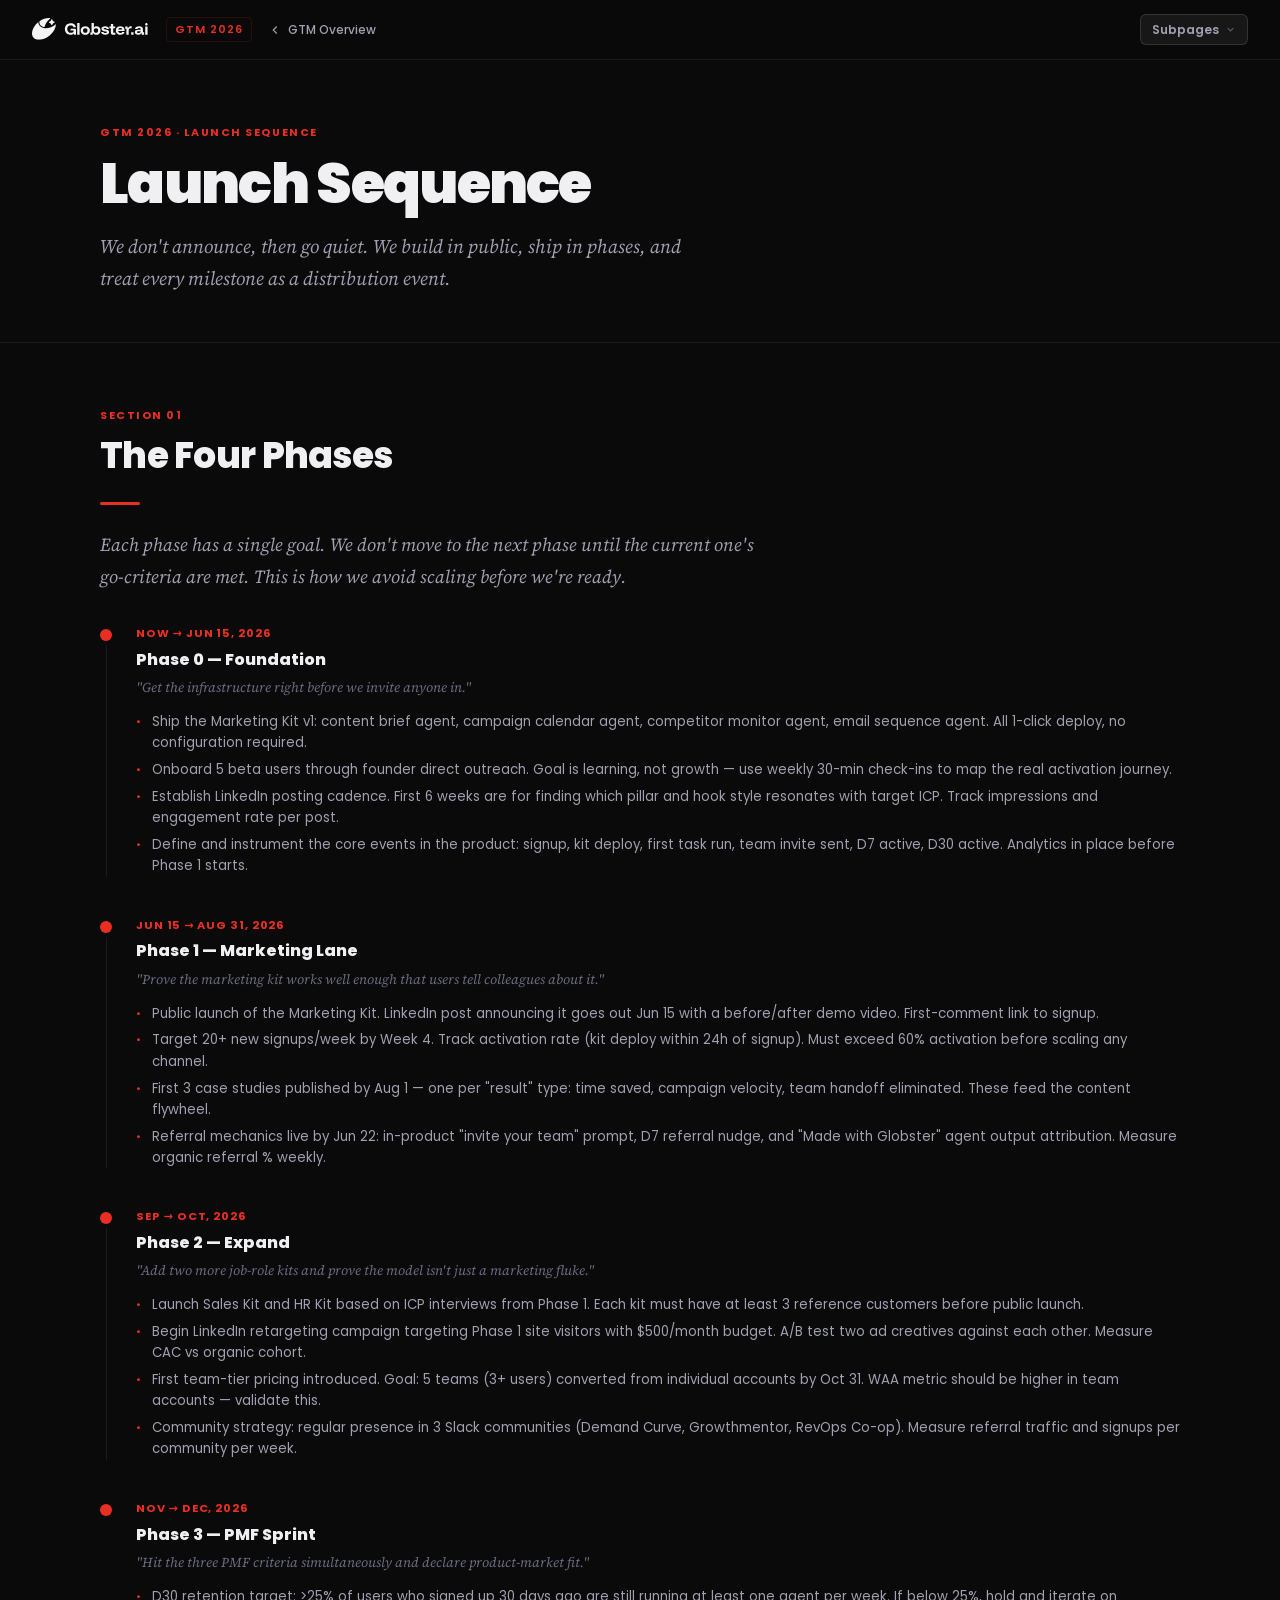
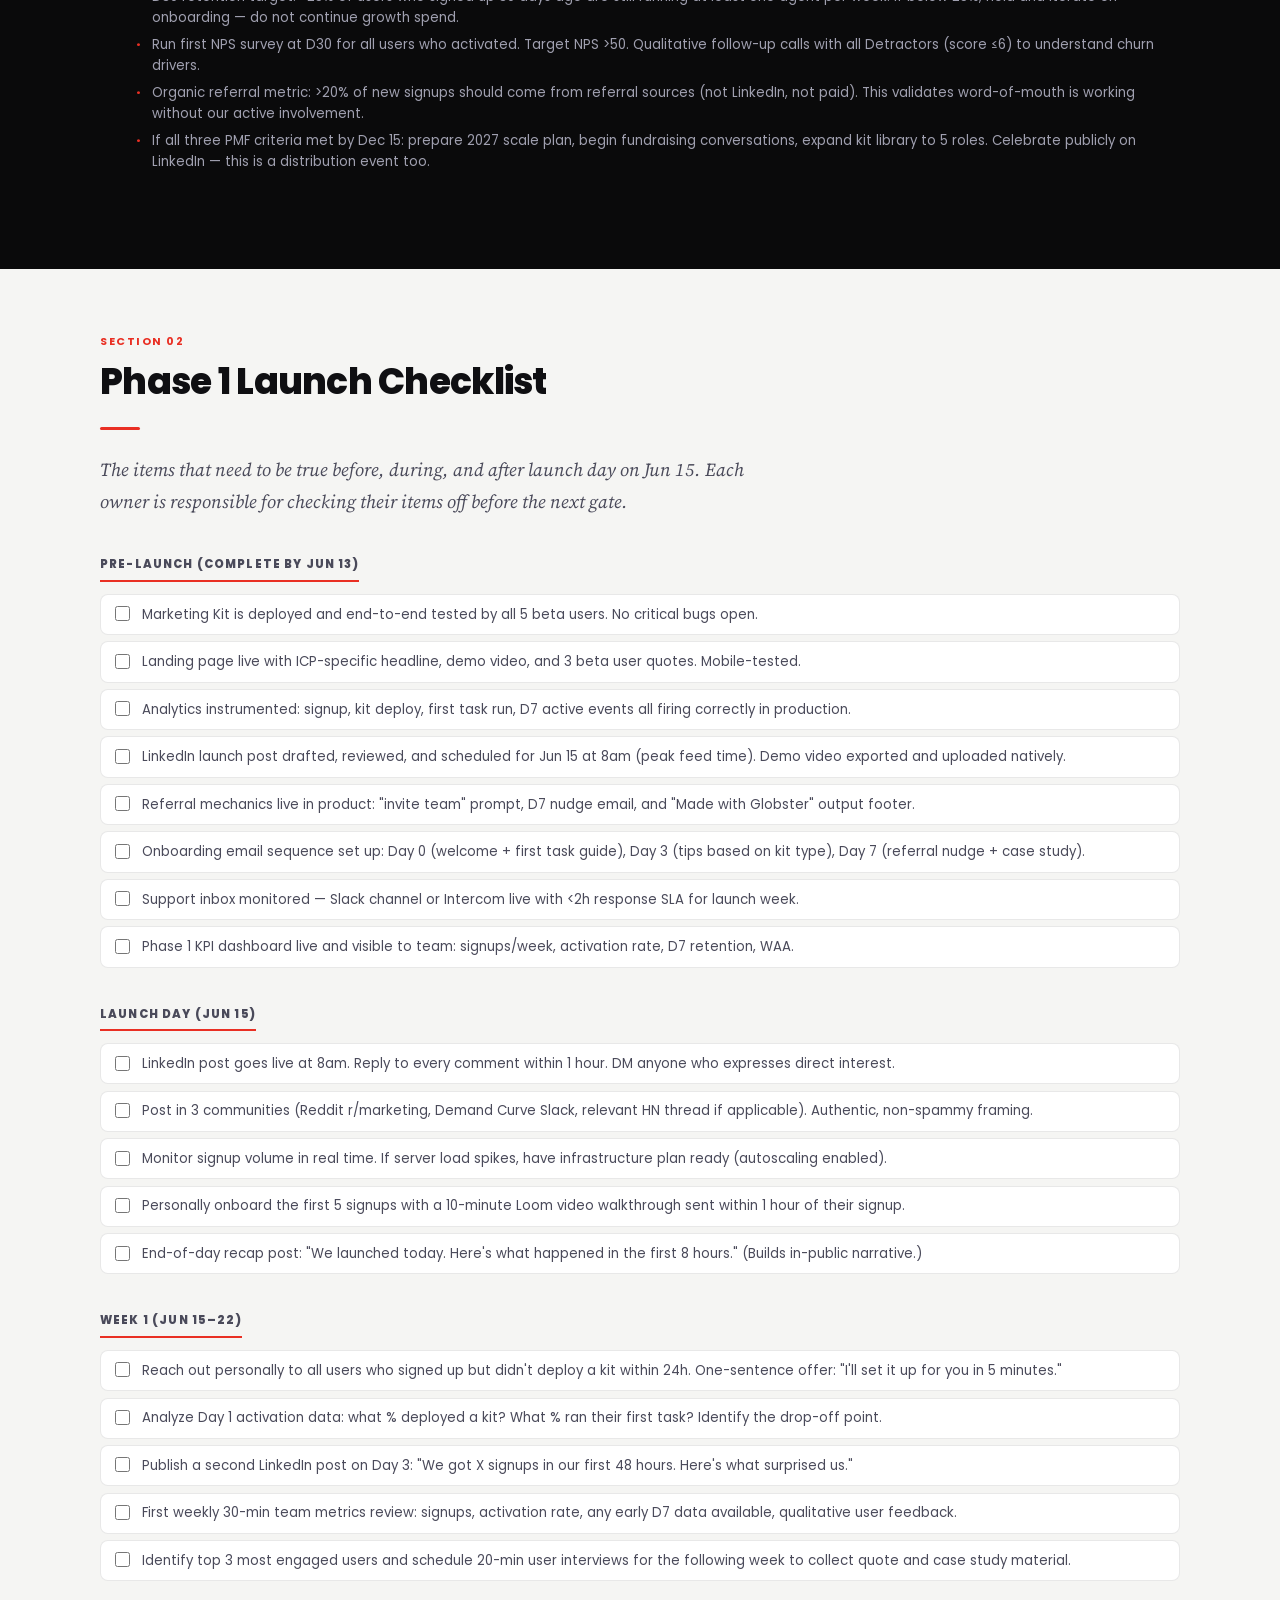
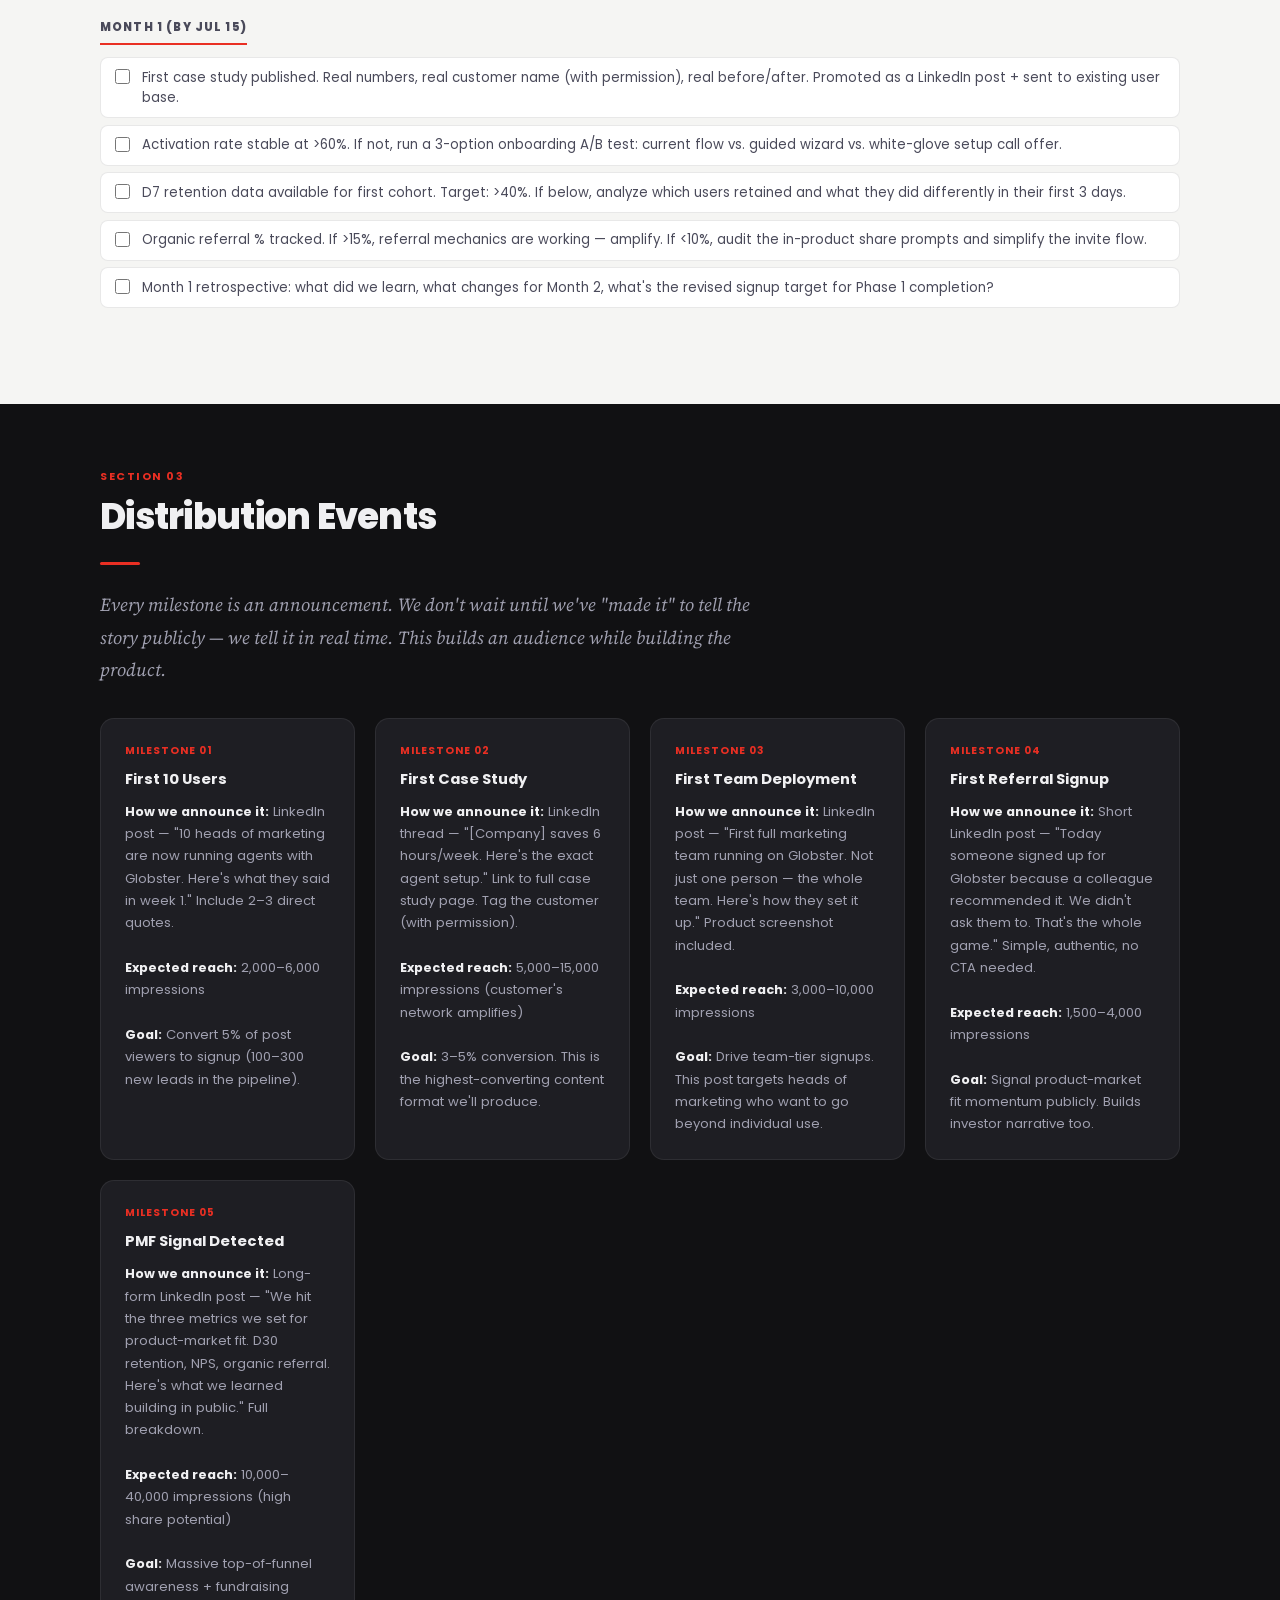
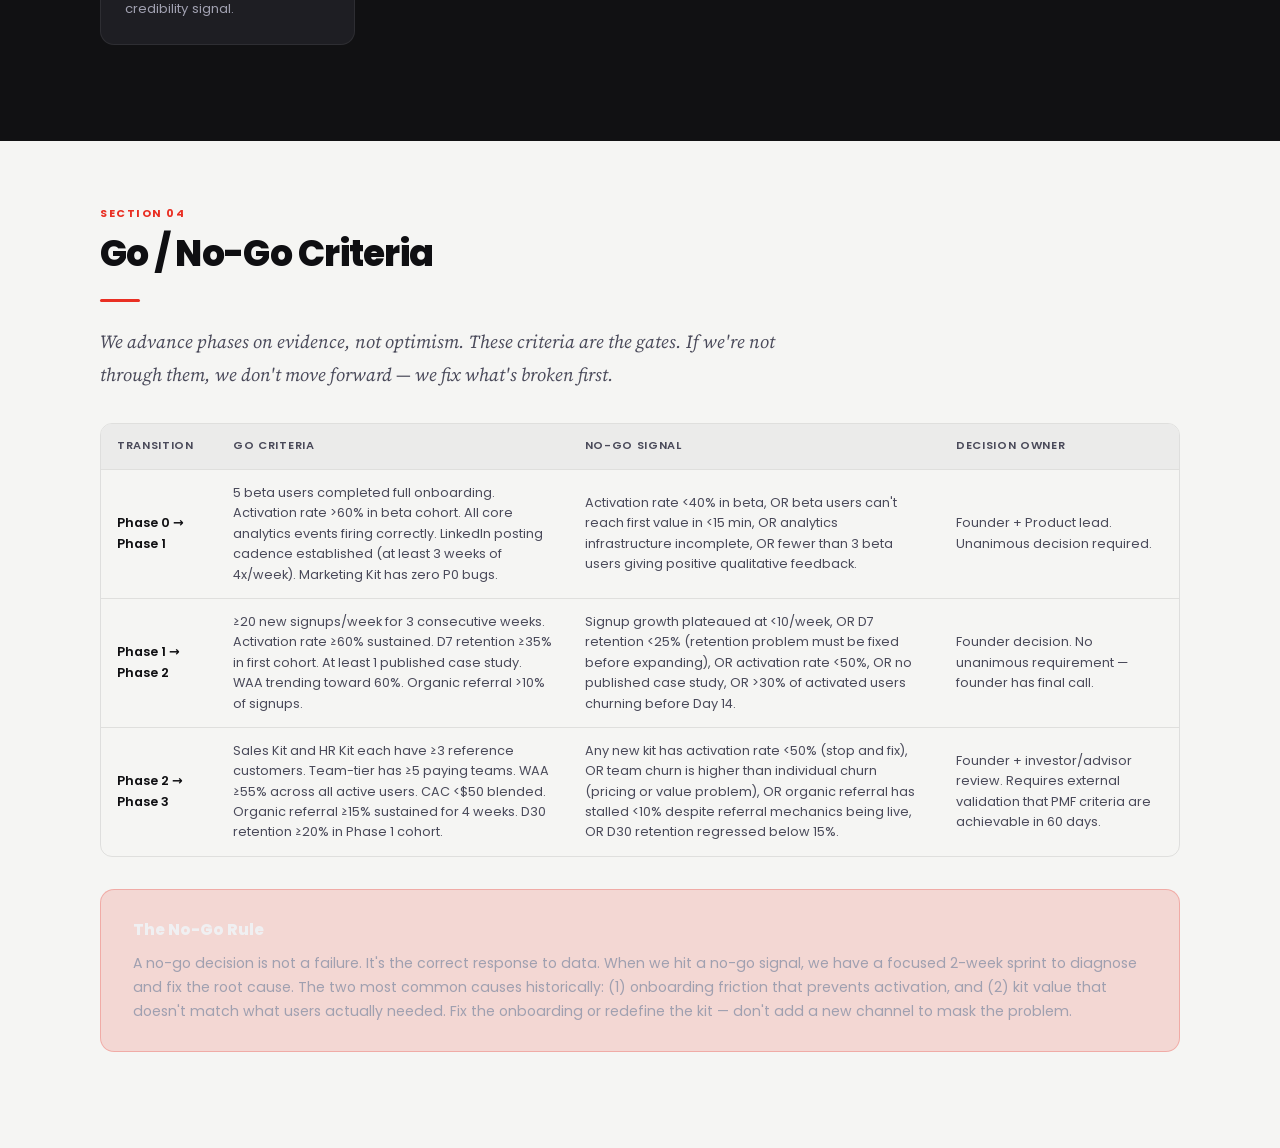
<file: gtm-launch.html>
<!DOCTYPE html>
<html lang="en" data-theme="dark">
<head>
  <meta charset="UTF-8">
  <meta name="viewport" content="width=device-width, initial-scale=1.0">
  <title>Launch Sequence — Globster GTM 2026</title>
  <link rel="preconnect" href="https://fonts.googleapis.com">
  <link rel="preconnect" href="https://fonts.gstatic.com" crossorigin>
  <link href="https://fonts.googleapis.com/css2?family=Poppins:wght@400;500;600;700;800;900&family=Source+Serif+4:ital,wght@0,400;0,600;1,400&display=swap" rel="stylesheet">
  <link rel="stylesheet" href="styles.css">
  <style>
    :root { --light-bg: #f5f5f3; --light-bg-2: #ebebea; --light-text: #0f0f12; --light-text-2: #4a4a5a; --light-surface: #ffffff; --light-border: rgba(0,0,0,.09); }
    * { box-sizing: border-box; }
    #progress-bar { position: fixed; top: 0; left: 0; height: 3px; width: 0%; background: var(--accent); z-index: 9999; transition: width 80ms linear; }
    body { padding-top: 60px; font-family: var(--font, 'Poppins', sans-serif); }
    .gtm-nav { position: fixed; top: 0; left: 0; right: 0; height: 60px; background: rgba(10,10,11,.92); backdrop-filter: blur(12px); border-bottom: 1px solid var(--border); display: flex; align-items: center; justify-content: space-between; padding: 0 2rem; z-index: 1000; gap: 1rem; }
    .gtm-nav__brand { display: flex; align-items: center; gap: .6rem; text-decoration: none; flex-shrink: 0; }
    .gtm-nav__logo { font-size: .95rem; font-weight: 800; color: var(--text); letter-spacing: -.01em; }
    .gtm-nav__label { font-size: .68rem; font-weight: 600; letter-spacing: .1em; text-transform: uppercase; color: var(--accent); padding: .2rem .5rem; border: 1px solid var(--accent-dim); border-radius: 4px; }
    .gtm-nav__back { font-size: .75rem; font-weight: 500; color: var(--text-2); text-decoration: none; display: flex; align-items: center; gap: .35rem; transition: color 150ms; }
    .gtm-nav__back:hover { color: var(--text); }
    .gtm-nav__sub { position: relative; margin-left: auto; }
    .gtm-nav__sub-btn { display: flex; align-items: center; gap: .35rem; font-size: .75rem; font-weight: 600; color: var(--text-2); background: rgba(255,255,255,.06); border: 1px solid var(--border-med); border-radius: 6px; padding: .35rem .7rem; cursor: pointer; transition: all 150ms; white-space: nowrap; }
    .gtm-nav__sub-btn:hover { color: var(--text); background: rgba(255,255,255,.1); }
    .gtm-nav__sub-btn svg { width: 11px; height: 11px; opacity: .5; transition: transform 200ms; }
    .gtm-nav__dropdown { position: absolute; top: calc(100% + 8px); right: 0; min-width: 210px; background: #1a1a1f; border: 1px solid var(--border-med); border-radius: 10px; padding: .4rem; box-shadow: var(--shadow-lg); display: none; flex-direction: column; gap: .1rem; z-index: 2000; }
    .gtm-nav__dropdown.open { display: flex; }
    .gtm-nav__dropdown a { font-size: .78rem; font-weight: 500; color: var(--text-2); text-decoration: none; padding: .5rem .75rem; border-radius: 6px; transition: all 150ms; }
    .gtm-nav__dropdown a:hover { color: var(--text); background: rgba(255,255,255,.06); }
    .gtm-nav__dropdown a.active { color: var(--accent); background: var(--accent-dim); }
    .page-hero { padding: 4rem 2rem 3rem; background: var(--bg); border-bottom: 1px solid var(--border); }
    .page-hero__inner { max-width: 1080px; margin: 0 auto; }
    .page-hero__eyebrow { font-size: .68rem; font-weight: 700; letter-spacing: .14em; text-transform: uppercase; color: var(--accent); margin-bottom: .75rem; display: block; }
    .page-hero__h1 { font-size: clamp(2rem, 5vw, 3.5rem); font-weight: 900; letter-spacing: -.03em; line-height: 1.1; color: var(--text); margin: 0 0 1rem; }
    .page-hero__sub { font-family: 'Source Serif 4', Georgia, serif; font-style: italic; font-size: clamp(1rem, 2vw, 1.2rem); color: var(--text-2); line-height: 1.65; max-width: 620px; margin: 0; }
    .gtm-section { padding: 4rem 2rem; position: relative; }
    .gtm-section--dark { background: var(--bg); color: var(--text); }
    .gtm-section--dark2 { background: var(--bg-2, #111113); color: var(--text); }
    .gtm-section--light { background: var(--light-bg); color: var(--light-text); }
    .gtm-section--light2 { background: var(--light-bg-2); color: var(--light-text); }
    .gtm-inner { max-width: 1080px; margin: 0 auto; }
    .gtm-section-label { font-size: .68rem; font-weight: 700; letter-spacing: .14em; text-transform: uppercase; color: var(--accent); margin-bottom: .6rem; display: block; }
    .gtm-h2 { font-size: clamp(1.5rem, 3vw, 2.25rem); font-weight: 800; line-height: 1.2; letter-spacing: -.02em; margin: 0 0 1.5rem; }
    .gtm-section--dark .gtm-h2, .gtm-section--dark2 .gtm-h2 { color: var(--text); }
    .gtm-section--light .gtm-h2, .gtm-section--light2 .gtm-h2 { color: var(--light-text); }
    .gtm-divider { width: 2.5rem; height: 3px; background: var(--accent); border-radius: 2px; margin: 1rem 0 1.5rem; }
    .gtm-lead { font-family: 'Source Serif 4', Georgia, serif; font-size: clamp(1rem, 1.8vw, 1.15rem); font-style: italic; line-height: 1.75; margin: 0 0 2rem; max-width: 680px; }
    .gtm-section--dark .gtm-lead, .gtm-section--dark2 .gtm-lead { color: var(--text-2); }
    .gtm-section--light .gtm-lead, .gtm-section--light2 .gtm-lead { color: var(--light-text-2); }
    .card-grid { display: grid; grid-template-columns: repeat(auto-fill, minmax(200px, 1fr)); gap: 1.25rem; margin: 2rem 0; }
    .card { border-radius: 14px; padding: 1.5rem; transition: transform 200ms; }
    .gtm-section--dark .card, .gtm-section--dark2 .card { background: var(--surface); border: 1px solid var(--border); }
    .gtm-section--light .card, .gtm-section--light2 .card { background: var(--light-surface); border: 1px solid var(--light-border); }
    .card:hover { transform: translateY(-2px); }
    .card__label { font-size: .65rem; font-weight: 700; letter-spacing: .1em; text-transform: uppercase; color: var(--accent); margin-bottom: .5rem; }
    .card__title { font-size: .92rem; font-weight: 700; margin-bottom: .6rem; }
    .gtm-section--dark .card__title, .gtm-section--dark2 .card__title { color: var(--text); }
    .gtm-section--light .card__title { color: var(--light-text); }
    .card__body { font-size: .82rem; line-height: 1.7; }
    .gtm-section--dark .card__body, .gtm-section--dark2 .card__body { color: var(--text-2); }
    .gtm-section--light .card__body { color: var(--light-text-2); }
    .data-table-wrap { overflow-x: auto; margin: 2rem 0; border-radius: 12px; border: 1px solid var(--light-border); }
    .data-table { width: 100%; border-collapse: collapse; font-size: .8rem; }
    .data-table th { background: var(--light-bg-2); color: var(--light-text-2); font-weight: 600; font-size: .7rem; letter-spacing: .06em; text-transform: uppercase; padding: .85rem 1rem; text-align: left; border-bottom: 1px solid var(--light-border); white-space: nowrap; }
    .data-table td { padding: .8rem 1rem; border-bottom: 1px solid var(--light-border); color: var(--light-text-2); vertical-align: middle; }
    .data-table td:first-child { font-weight: 600; color: var(--light-text); }
    .data-table tr:last-child td { border-bottom: none; }
    .data-table tbody tr:hover { background: rgba(0,0,0,.03); }
    .badge { display: inline-block; font-size: .68rem; font-weight: 700; padding: .2rem .55rem; border-radius: 20px; }
    .badge--green { background: rgba(22,163,74,.12); color: #16a34a; }
    .badge--red { background: rgba(233,47,35,.1); color: var(--accent); }
    .badge--yellow { background: rgba(217,119,6,.1); color: #d97706; }
    .callout { background: var(--surface-2); border: 1px solid var(--border-med); border-radius: 14px; padding: 1.75rem 2rem; margin: 2rem 0; }
    .callout--accent { background: var(--accent-dim); border-color: rgba(233,47,35,.25); }
    .callout__title { font-size: .95rem; font-weight: 800; margin-bottom: .6rem; color: var(--text); }
    .callout__body { font-size: .88rem; line-height: 1.7; color: var(--text-2); }
    @media (max-width: 640px) { .card-grid { grid-template-columns: 1fr; } }

    /* Timeline */
    .timeline { display: flex; flex-direction: column; gap: 0; margin: 2rem 0; }
    .timeline-item { display: flex; gap: 1.5rem; padding-bottom: 2.5rem; position: relative; }
    .timeline-item:last-child { padding-bottom: 0; }
    .timeline-item__left { display: flex; flex-direction: column; align-items: center; flex-shrink: 0; }
    .timeline-item__dot { width: 12px; height: 12px; border-radius: 50%; background: var(--accent); flex-shrink: 0; margin-top: .25rem; }
    .timeline-item__line { width: 1px; background: var(--border); flex: 1; margin-top: 4px; }
    .timeline-item:last-child .timeline-item__line { display: none; }
    .timeline-item__date { font-size: .7rem; font-weight: 700; letter-spacing: .08em; text-transform: uppercase; color: var(--accent); margin-bottom: .25rem; }
    .timeline-item__title { font-size: 1rem; font-weight: 800; margin-bottom: .3rem; color: var(--text); }
    .timeline-item__goal { font-size: .85rem; font-style: italic; color: var(--text-3); margin-bottom: .75rem; font-family: 'Source Serif 4', Georgia, serif; }
    .timeline-item__bullets { list-style: none; padding: 0; margin: 0; display: flex; flex-direction: column; gap: .35rem; }
    .timeline-item__bullets li { font-size: .83rem; line-height: 1.6; color: var(--text-2); padding-left: 1rem; position: relative; }
    .timeline-item__bullets li::before { content: '·'; position: absolute; left: 0; color: var(--accent); font-weight: 900; }

    /* Checklist */
    .checklist-group { margin-bottom: 2rem; }
    .checklist-group__title { font-size: .72rem; font-weight: 800; letter-spacing: .1em; text-transform: uppercase; color: var(--light-text-2); margin-bottom: .75rem; padding-bottom: .4rem; border-bottom: 2px solid var(--accent); display: inline-block; }
    .checklist { list-style: none; padding: 0; margin: 0 0 .5rem; display: flex; flex-direction: column; gap: .4rem; }
    .checklist li { display: flex; align-items: flex-start; gap: .75rem; padding: .6rem .9rem; border-radius: 8px; font-size: .83rem; line-height: 1.5; cursor: pointer; transition: background 150ms; background: var(--light-surface); border: 1px solid var(--light-border); color: var(--light-text-2); }
    .checklist li:hover { background: rgba(233,47,35,.04); }
    .checklist li input[type="checkbox"] { width: 15px; height: 15px; accent-color: var(--accent); flex-shrink: 0; margin-top: .1rem; cursor: pointer; }
  </style>
</head>
<body>
<div id="progress-bar"></div>
<header class="gtm-nav">
  <a href="GTM planning.html" class="gtm-nav__brand">
    <img src="assets/globster-logo-dark.svg" alt="Globster" style="height:22px;width:auto;display:block;">
    <span class="gtm-nav__label">GTM 2026</span>
  </a>
  <a href="GTM planning.html" class="gtm-nav__back">
    <svg viewBox="0 0 24 24" fill="none" stroke="currentColor" stroke-width="2" width="14" height="14"><polyline points="15 18 9 12 15 6"/></svg>
    GTM Overview
  </a>
  <div class="gtm-nav__sub">
    <button class="gtm-nav__sub-btn">
      Subpages
      <svg viewBox="0 0 24 24" fill="none" stroke="currentColor" stroke-width="2.5"><polyline points="6 9 12 15 18 9"/></svg>
    </button>
    <div class="gtm-nav__dropdown">
      <a href="gtm-competitors.html">Competitive Landscape</a>
      <a href="gtm-icp.html">ICP Framework</a>
      <a href="gtm-messaging.html">Messaging Framework</a>
      <a href="gtm-narrative.html">Narrative</a>
      <a href="gtm-channels.html">Channel Strategy</a>
      <a href="gtm-content.html">Content Strategy</a>
      <a href="gtm-launch.html">Launch Sequence</a>
      <a href="gtm-metrics.html">Success Metrics</a>
    </div>
  </div>
</header>

<!-- HERO -->
<section class="page-hero">
  <div class="page-hero__inner">
    <span class="page-hero__eyebrow">GTM 2026 · Launch Sequence</span>
    <h1 class="page-hero__h1">Launch Sequence</h1>
    <p class="page-hero__sub">We don't announce, then go quiet. We build in public, ship in phases, and treat every milestone as a distribution event.</p>
  </div>
</section>

<!-- SECTION 1: The Four Phases -->
<section class="gtm-section gtm-section--dark">
  <div class="gtm-inner">
    <span class="gtm-section-label">Section 01</span>
    <h2 class="gtm-h2">The Four Phases</h2>
    <div class="gtm-divider"></div>
    <p class="gtm-lead">Each phase has a single goal. We don't move to the next phase until the current one's go-criteria are met. This is how we avoid scaling before we're ready.</p>

    <div class="timeline">
      <div class="timeline-item">
        <div class="timeline-item__left">
          <div class="timeline-item__dot"></div>
          <div class="timeline-item__line"></div>
        </div>
        <div>
          <div class="timeline-item__date">Now → Jun 15, 2026</div>
          <div class="timeline-item__title">Phase 0 — Foundation</div>
          <div class="timeline-item__goal">"Get the infrastructure right before we invite anyone in."</div>
          <ul class="timeline-item__bullets">
            <li>Ship the Marketing Kit v1: content brief agent, campaign calendar agent, competitor monitor agent, email sequence agent. All 1-click deploy, no configuration required.</li>
            <li>Onboard 5 beta users through founder direct outreach. Goal is learning, not growth — use weekly 30-min check-ins to map the real activation journey.</li>
            <li>Establish LinkedIn posting cadence. First 6 weeks are for finding which pillar and hook style resonates with target ICP. Track impressions and engagement rate per post.</li>
            <li>Define and instrument the core events in the product: signup, kit deploy, first task run, team invite sent, D7 active, D30 active. Analytics in place before Phase 1 starts.</li>
          </ul>
        </div>
      </div>
      <div class="timeline-item">
        <div class="timeline-item__left">
          <div class="timeline-item__dot"></div>
          <div class="timeline-item__line"></div>
        </div>
        <div>
          <div class="timeline-item__date">Jun 15 → Aug 31, 2026</div>
          <div class="timeline-item__title">Phase 1 — Marketing Lane</div>
          <div class="timeline-item__goal">"Prove the marketing kit works well enough that users tell colleagues about it."</div>
          <ul class="timeline-item__bullets">
            <li>Public launch of the Marketing Kit. LinkedIn post announcing it goes out Jun 15 with a before/after demo video. First-comment link to signup.</li>
            <li>Target 20+ new signups/week by Week 4. Track activation rate (kit deploy within 24h of signup). Must exceed 60% activation before scaling any channel.</li>
            <li>First 3 case studies published by Aug 1 — one per "result" type: time saved, campaign velocity, team handoff eliminated. These feed the content flywheel.</li>
            <li>Referral mechanics live by Jun 22: in-product "invite your team" prompt, D7 referral nudge, and "Made with Globster" agent output attribution. Measure organic referral % weekly.</li>
          </ul>
        </div>
      </div>
      <div class="timeline-item">
        <div class="timeline-item__left">
          <div class="timeline-item__dot"></div>
          <div class="timeline-item__line"></div>
        </div>
        <div>
          <div class="timeline-item__date">Sep → Oct, 2026</div>
          <div class="timeline-item__title">Phase 2 — Expand</div>
          <div class="timeline-item__goal">"Add two more job-role kits and prove the model isn't just a marketing fluke."</div>
          <ul class="timeline-item__bullets">
            <li>Launch Sales Kit and HR Kit based on ICP interviews from Phase 1. Each kit must have at least 3 reference customers before public launch.</li>
            <li>Begin LinkedIn retargeting campaign targeting Phase 1 site visitors with $500/month budget. A/B test two ad creatives against each other. Measure CAC vs organic cohort.</li>
            <li>First team-tier pricing introduced. Goal: 5 teams (3+ users) converted from individual accounts by Oct 31. WAA metric should be higher in team accounts — validate this.</li>
            <li>Community strategy: regular presence in 3 Slack communities (Demand Curve, Growthmentor, RevOps Co-op). Measure referral traffic and signups per community per week.</li>
          </ul>
        </div>
      </div>
      <div class="timeline-item">
        <div class="timeline-item__left">
          <div class="timeline-item__dot"></div>
          <div class="timeline-item__line"></div>
        </div>
        <div>
          <div class="timeline-item__date">Nov → Dec, 2026</div>
          <div class="timeline-item__title">Phase 3 — PMF Sprint</div>
          <div class="timeline-item__goal">"Hit the three PMF criteria simultaneously and declare product-market fit."</div>
          <ul class="timeline-item__bullets">
            <li>D30 retention target: &gt;25% of users who signed up 30 days ago are still running at least one agent per week. If below 25%, hold and iterate on onboarding — do not continue growth spend.</li>
            <li>Run first NPS survey at D30 for all users who activated. Target NPS &gt;50. Qualitative follow-up calls with all Detractors (score ≤6) to understand churn drivers.</li>
            <li>Organic referral metric: &gt;20% of new signups should come from referral sources (not LinkedIn, not paid). This validates word-of-mouth is working without our active involvement.</li>
            <li>If all three PMF criteria met by Dec 15: prepare 2027 scale plan, begin fundraising conversations, expand kit library to 5 roles. Celebrate publicly on LinkedIn — this is a distribution event too.</li>
          </ul>
        </div>
      </div>
    </div>
  </div>
</section>

<!-- SECTION 2: Phase 1 Launch Checklist -->
<section class="gtm-section gtm-section--light">
  <div class="gtm-inner">
    <span class="gtm-section-label">Section 02</span>
    <h2 class="gtm-h2">Phase 1 Launch Checklist</h2>
    <div class="gtm-divider"></div>
    <p class="gtm-lead" style="color: var(--light-text-2);">The items that need to be true before, during, and after launch day on Jun 15. Each owner is responsible for checking their items off before the next gate.</p>

    <div class="checklist-group">
      <div class="checklist-group__title">Pre-Launch (complete by Jun 13)</div>
      <ul class="checklist">
        <li><input type="checkbox"> Marketing Kit is deployed and end-to-end tested by all 5 beta users. No critical bugs open.</li>
        <li><input type="checkbox"> Landing page live with ICP-specific headline, demo video, and 3 beta user quotes. Mobile-tested.</li>
        <li><input type="checkbox"> Analytics instrumented: signup, kit deploy, first task run, D7 active events all firing correctly in production.</li>
        <li><input type="checkbox"> LinkedIn launch post drafted, reviewed, and scheduled for Jun 15 at 8am (peak feed time). Demo video exported and uploaded natively.</li>
        <li><input type="checkbox"> Referral mechanics live in product: "invite team" prompt, D7 nudge email, and "Made with Globster" output footer.</li>
        <li><input type="checkbox"> Onboarding email sequence set up: Day 0 (welcome + first task guide), Day 3 (tips based on kit type), Day 7 (referral nudge + case study).</li>
        <li><input type="checkbox"> Support inbox monitored — Slack channel or Intercom live with &lt;2h response SLA for launch week.</li>
        <li><input type="checkbox"> Phase 1 KPI dashboard live and visible to team: signups/week, activation rate, D7 retention, WAA.</li>
      </ul>
    </div>

    <div class="checklist-group">
      <div class="checklist-group__title">Launch Day (Jun 15)</div>
      <ul class="checklist">
        <li><input type="checkbox"> LinkedIn post goes live at 8am. Reply to every comment within 1 hour. DM anyone who expresses direct interest.</li>
        <li><input type="checkbox"> Post in 3 communities (Reddit r/marketing, Demand Curve Slack, relevant HN thread if applicable). Authentic, non-spammy framing.</li>
        <li><input type="checkbox"> Monitor signup volume in real time. If server load spikes, have infrastructure plan ready (autoscaling enabled).</li>
        <li><input type="checkbox"> Personally onboard the first 5 signups with a 10-minute Loom video walkthrough sent within 1 hour of their signup.</li>
        <li><input type="checkbox"> End-of-day recap post: "We launched today. Here's what happened in the first 8 hours." (Builds in-public narrative.)</li>
      </ul>
    </div>

    <div class="checklist-group">
      <div class="checklist-group__title">Week 1 (Jun 15–22)</div>
      <ul class="checklist">
        <li><input type="checkbox"> Reach out personally to all users who signed up but didn't deploy a kit within 24h. One-sentence offer: "I'll set it up for you in 5 minutes."</li>
        <li><input type="checkbox"> Analyze Day 1 activation data: what % deployed a kit? What % ran their first task? Identify the drop-off point.</li>
        <li><input type="checkbox"> Publish a second LinkedIn post on Day 3: "We got X signups in our first 48 hours. Here's what surprised us."</li>
        <li><input type="checkbox"> First weekly 30-min team metrics review: signups, activation rate, any early D7 data available, qualitative user feedback.</li>
        <li><input type="checkbox"> Identify top 3 most engaged users and schedule 20-min user interviews for the following week to collect quote and case study material.</li>
      </ul>
    </div>

    <div class="checklist-group">
      <div class="checklist-group__title">Month 1 (by Jul 15)</div>
      <ul class="checklist">
        <li><input type="checkbox"> First case study published. Real numbers, real customer name (with permission), real before/after. Promoted as a LinkedIn post + sent to existing user base.</li>
        <li><input type="checkbox"> Activation rate stable at &gt;60%. If not, run a 3-option onboarding A/B test: current flow vs. guided wizard vs. white-glove setup call offer.</li>
        <li><input type="checkbox"> D7 retention data available for first cohort. Target: &gt;40%. If below, analyze which users retained and what they did differently in their first 3 days.</li>
        <li><input type="checkbox"> Organic referral % tracked. If &gt;15%, referral mechanics are working — amplify. If &lt;10%, audit the in-product share prompts and simplify the invite flow.</li>
        <li><input type="checkbox"> Month 1 retrospective: what did we learn, what changes for Month 2, what's the revised signup target for Phase 1 completion?</li>
      </ul>
    </div>
  </div>
</section>

<!-- SECTION 3: Distribution Events -->
<section class="gtm-section gtm-section--dark2">
  <div class="gtm-inner">
    <span class="gtm-section-label">Section 03</span>
    <h2 class="gtm-h2">Distribution Events</h2>
    <div class="gtm-divider"></div>
    <p class="gtm-lead">Every milestone is an announcement. We don't wait until we've "made it" to tell the story publicly — we tell it in real time. This builds an audience while building the product.</p>

    <div class="card-grid" style="grid-template-columns: repeat(auto-fill, minmax(210px, 1fr));">
      <div class="card">
        <div class="card__label">Milestone 01</div>
        <div class="card__title">First 10 Users</div>
        <div class="card__body">
          <strong style="color: var(--text); font-size: .79rem;">How we announce it:</strong> LinkedIn post — "10 heads of marketing are now running agents with Globster. Here's what they said in week 1." Include 2–3 direct quotes.<br><br>
          <strong style="color: var(--text); font-size: .79rem;">Expected reach:</strong> 2,000–6,000 impressions<br><br>
          <strong style="color: var(--text); font-size: .79rem;">Goal:</strong> Convert 5% of post viewers to signup (100–300 new leads in the pipeline).
        </div>
      </div>
      <div class="card">
        <div class="card__label">Milestone 02</div>
        <div class="card__title">First Case Study</div>
        <div class="card__body">
          <strong style="color: var(--text); font-size: .79rem;">How we announce it:</strong> LinkedIn thread — "[Company] saves 6 hours/week. Here's the exact agent setup." Link to full case study page. Tag the customer (with permission).<br><br>
          <strong style="color: var(--text); font-size: .79rem;">Expected reach:</strong> 5,000–15,000 impressions (customer's network amplifies)<br><br>
          <strong style="color: var(--text); font-size: .79rem;">Goal:</strong> 3–5% conversion. This is the highest-converting content format we'll produce.
        </div>
      </div>
      <div class="card">
        <div class="card__label">Milestone 03</div>
        <div class="card__title">First Team Deployment</div>
        <div class="card__body">
          <strong style="color: var(--text); font-size: .79rem;">How we announce it:</strong> LinkedIn post — "First full marketing team running on Globster. Not just one person — the whole team. Here's how they set it up." Product screenshot included.<br><br>
          <strong style="color: var(--text); font-size: .79rem;">Expected reach:</strong> 3,000–10,000 impressions<br><br>
          <strong style="color: var(--text); font-size: .79rem;">Goal:</strong> Drive team-tier signups. This post targets heads of marketing who want to go beyond individual use.
        </div>
      </div>
      <div class="card">
        <div class="card__label">Milestone 04</div>
        <div class="card__title">First Referral Signup</div>
        <div class="card__body">
          <strong style="color: var(--text); font-size: .79rem;">How we announce it:</strong> Short LinkedIn post — "Today someone signed up for Globster because a colleague recommended it. We didn't ask them to. That's the whole game." Simple, authentic, no CTA needed.<br><br>
          <strong style="color: var(--text); font-size: .79rem;">Expected reach:</strong> 1,500–4,000 impressions<br><br>
          <strong style="color: var(--text); font-size: .79rem;">Goal:</strong> Signal product-market fit momentum publicly. Builds investor narrative too.
        </div>
      </div>
      <div class="card">
        <div class="card__label">Milestone 05</div>
        <div class="card__title">PMF Signal Detected</div>
        <div class="card__body">
          <strong style="color: var(--text); font-size: .79rem;">How we announce it:</strong> Long-form LinkedIn post — "We hit the three metrics we set for product-market fit. D30 retention, NPS, organic referral. Here's what we learned building in public." Full breakdown.<br><br>
          <strong style="color: var(--text); font-size: .79rem;">Expected reach:</strong> 10,000–40,000 impressions (high share potential)<br><br>
          <strong style="color: var(--text); font-size: .79rem;">Goal:</strong> Massive top-of-funnel awareness + fundraising credibility signal.
        </div>
      </div>
    </div>
  </div>
</section>

<!-- SECTION 4: Go/No-Go Criteria -->
<section class="gtm-section gtm-section--light">
  <div class="gtm-inner">
    <span class="gtm-section-label">Section 04</span>
    <h2 class="gtm-h2">Go / No-Go Criteria</h2>
    <div class="gtm-divider"></div>
    <p class="gtm-lead" style="color: var(--light-text-2);">We advance phases on evidence, not optimism. These criteria are the gates. If we're not through them, we don't move forward — we fix what's broken first.</p>

    <div class="data-table-wrap">
      <table class="data-table">
        <thead>
          <tr>
            <th>Transition</th>
            <th>Go Criteria</th>
            <th>No-Go Signal</th>
            <th>Decision Owner</th>
          </tr>
        </thead>
        <tbody>
          <tr>
            <td>Phase 0 → Phase 1</td>
            <td>5 beta users completed full onboarding. Activation rate &gt;60% in beta cohort. All core analytics events firing correctly. LinkedIn posting cadence established (at least 3 weeks of 4x/week). Marketing Kit has zero P0 bugs.</td>
            <td>Activation rate &lt;40% in beta, OR beta users can't reach first value in &lt;15 min, OR analytics infrastructure incomplete, OR fewer than 3 beta users giving positive qualitative feedback.</td>
            <td>Founder + Product lead. Unanimous decision required.</td>
          </tr>
          <tr>
            <td>Phase 1 → Phase 2</td>
            <td>≥20 new signups/week for 3 consecutive weeks. Activation rate ≥60% sustained. D7 retention ≥35% in first cohort. At least 1 published case study. WAA trending toward 60%. Organic referral &gt;10% of signups.</td>
            <td>Signup growth plateaued at &lt;10/week, OR D7 retention &lt;25% (retention problem must be fixed before expanding), OR activation rate &lt;50%, OR no published case study, OR &gt;30% of activated users churning before Day 14.</td>
            <td>Founder decision. No unanimous requirement — founder has final call.</td>
          </tr>
          <tr>
            <td>Phase 2 → Phase 3</td>
            <td>Sales Kit and HR Kit each have ≥3 reference customers. Team-tier has ≥5 paying teams. WAA ≥55% across all active users. CAC &lt;$50 blended. Organic referral ≥15% sustained for 4 weeks. D30 retention ≥20% in Phase 1 cohort.</td>
            <td>Any new kit has activation rate &lt;50% (stop and fix), OR team churn is higher than individual churn (pricing or value problem), OR organic referral has stalled &lt;10% despite referral mechanics being live, OR D30 retention regressed below 15%.</td>
            <td>Founder + investor/advisor review. Requires external validation that PMF criteria are achievable in 60 days.</td>
          </tr>
        </tbody>
      </table>
    </div>

    <div class="callout callout--accent">
      <div class="callout__title">The No-Go Rule</div>
      <div class="callout__body">A no-go decision is not a failure. It's the correct response to data. When we hit a no-go signal, we have a focused 2-week sprint to diagnose and fix the root cause. The two most common causes historically: (1) onboarding friction that prevents activation, and (2) kit value that doesn't match what users actually needed. Fix the onboarding or redefine the kit — don't add a new channel to mask the problem.</div>
    </div>
  </div>
</section>

<script>
  window.addEventListener('scroll', () => {
    const p = window.scrollY / (document.body.scrollHeight - window.innerHeight);
    document.getElementById('progress-bar').style.width = (p * 100) + '%';
  }, { passive: true });
  const subBtn = document.querySelector('.gtm-nav__sub-btn');
  const dropdown = document.querySelector('.gtm-nav__dropdown');
  subBtn.addEventListener('click', e => { e.stopPropagation(); dropdown.classList.toggle('open'); subBtn.querySelector('svg').style.transform = dropdown.classList.contains('open') ? 'rotate(180deg)' : ''; });
  document.addEventListener('click', () => { dropdown.classList.remove('open'); subBtn.querySelector('svg').style.transform = ''; });
  dropdown.addEventListener('click', e => e.stopPropagation());
  const currentFile = location.pathname.split('/').pop();
  document.querySelectorAll('.gtm-nav__dropdown a').forEach(a => { if (a.getAttribute('href') === currentFile) a.classList.add('active'); });
</script>
</body>
</html>
</file>
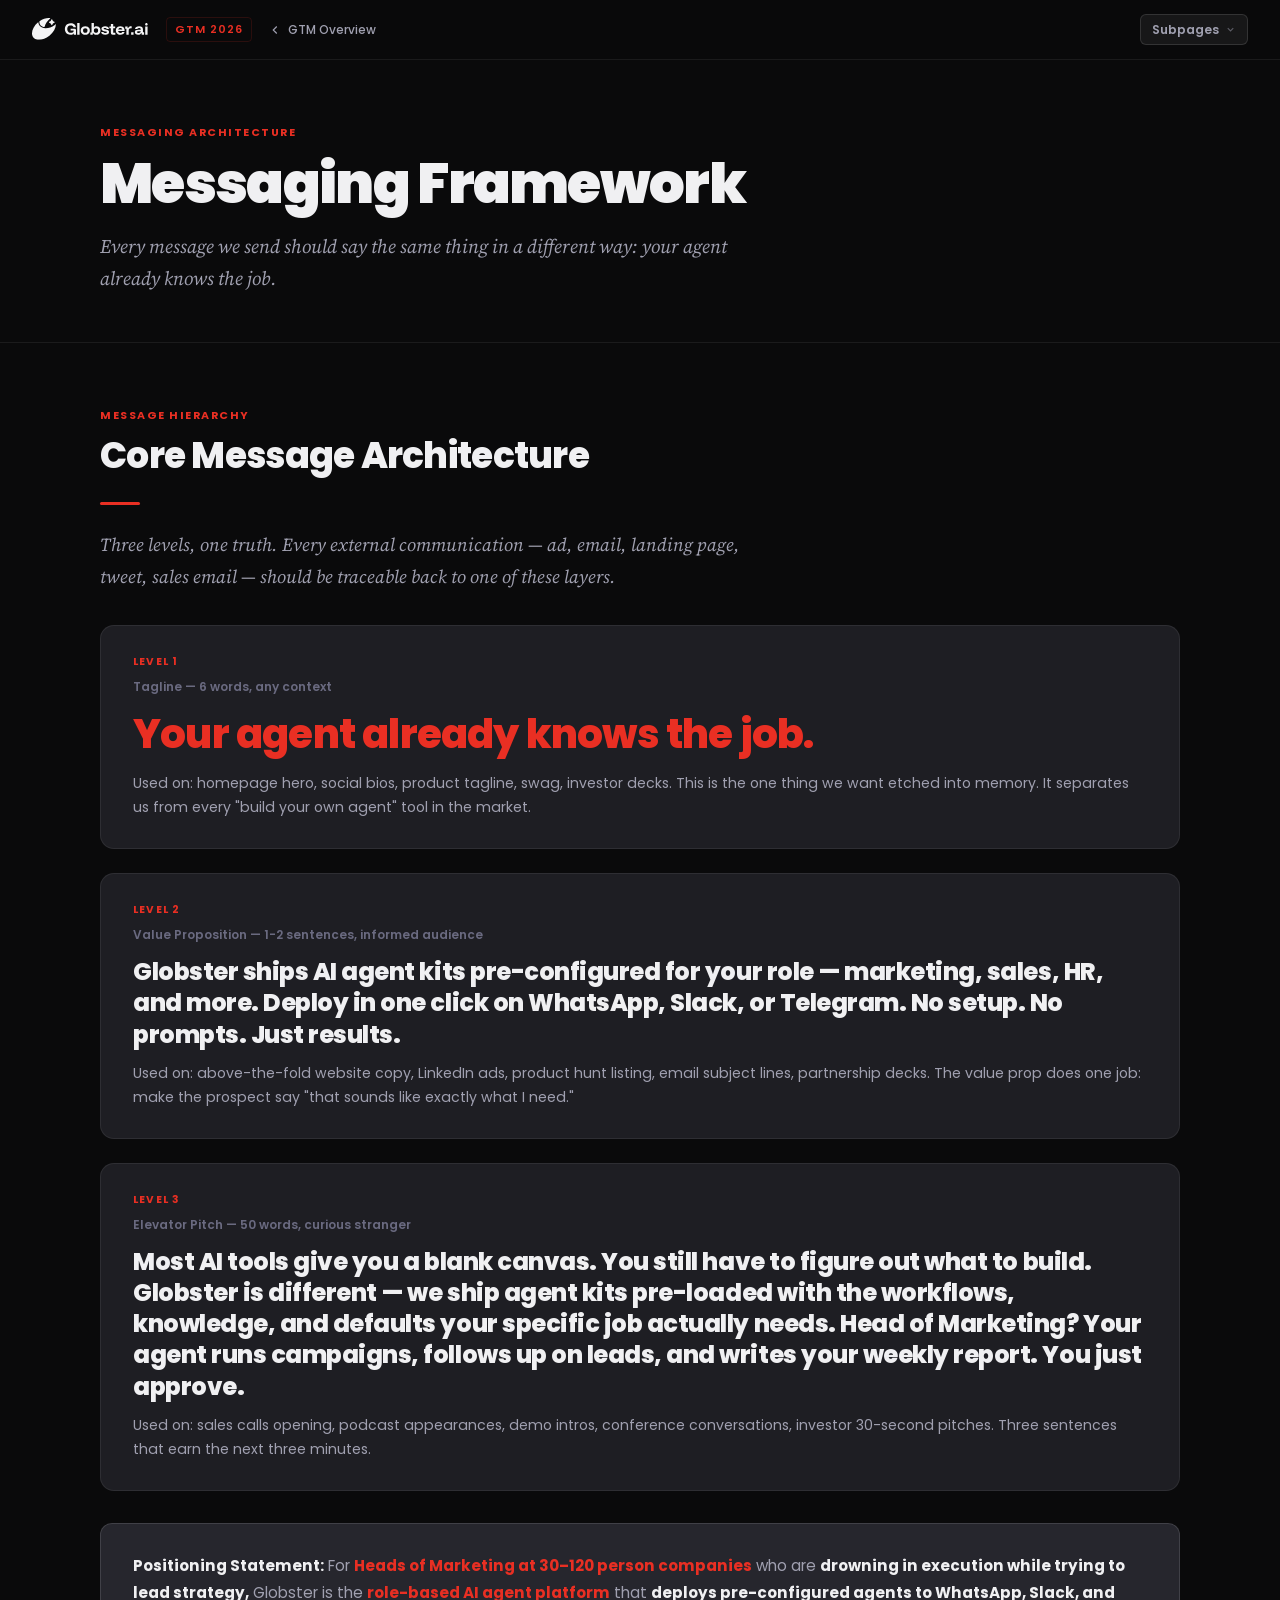
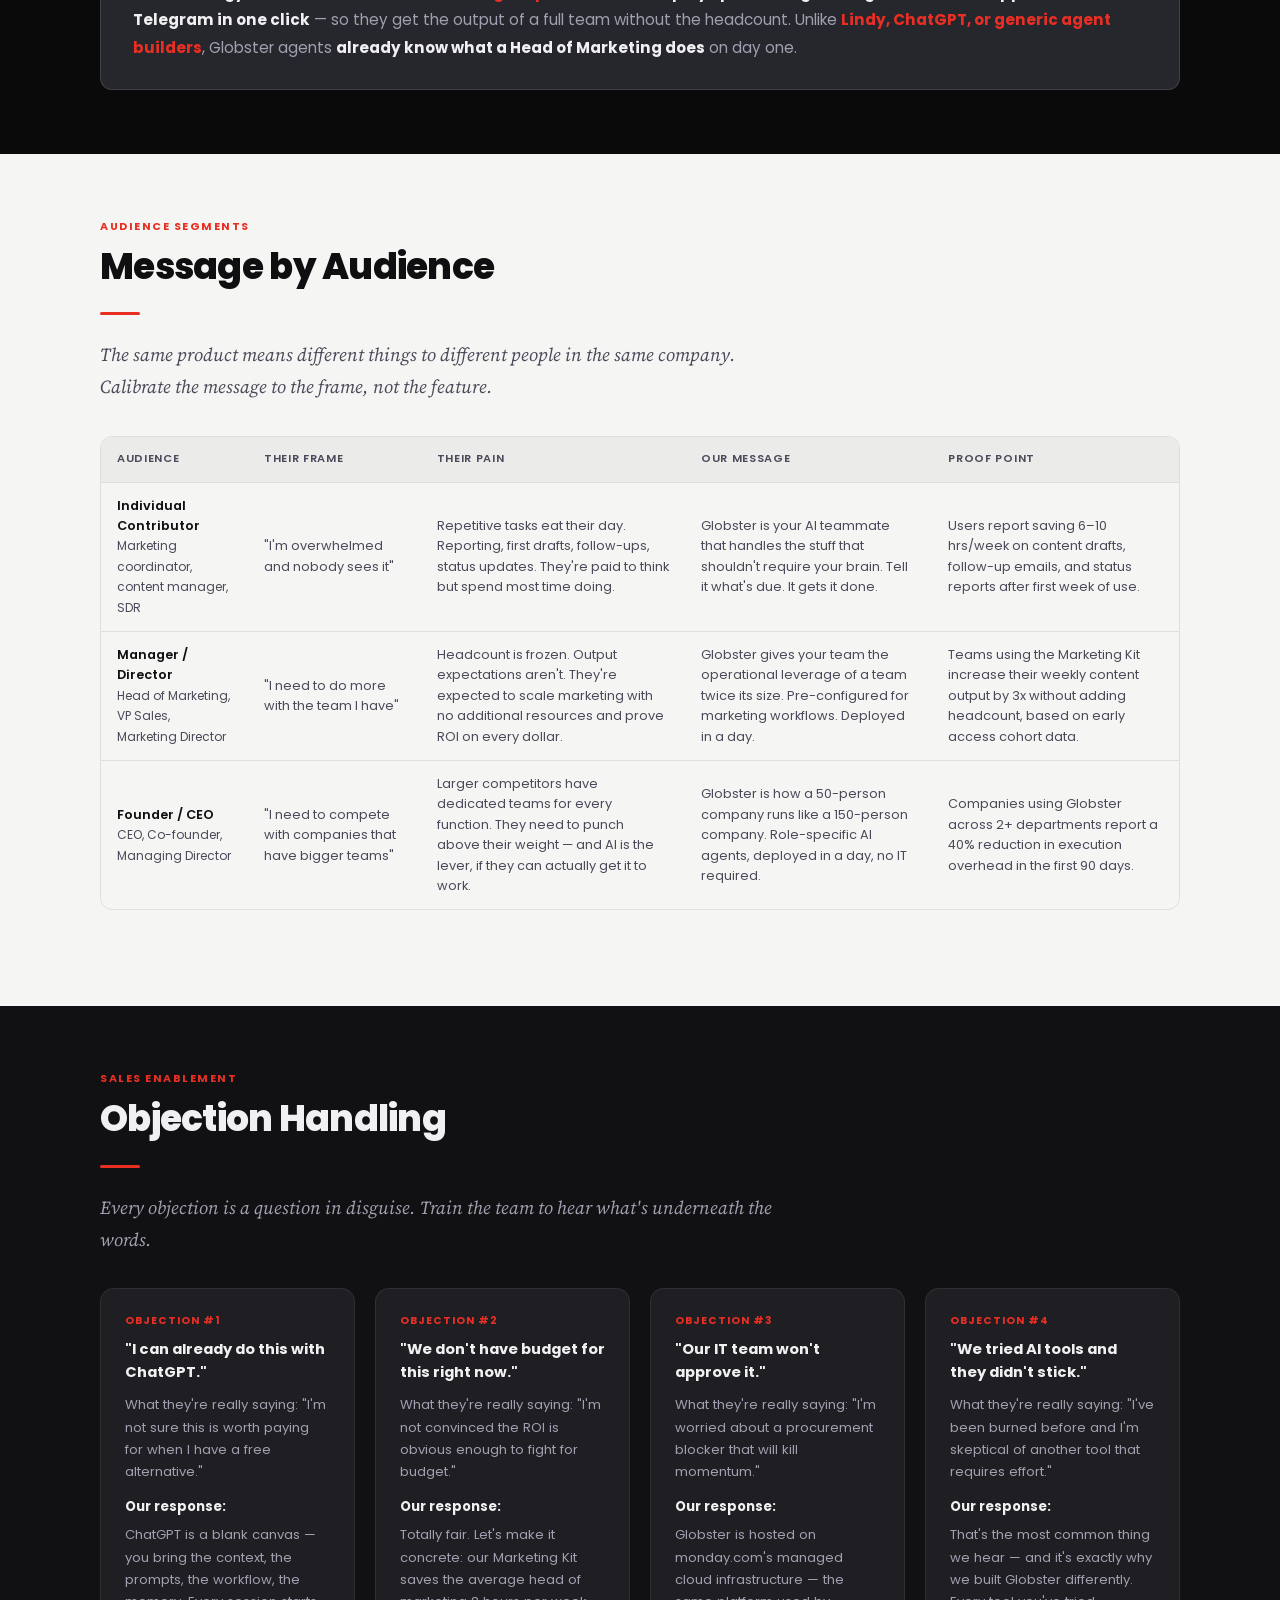
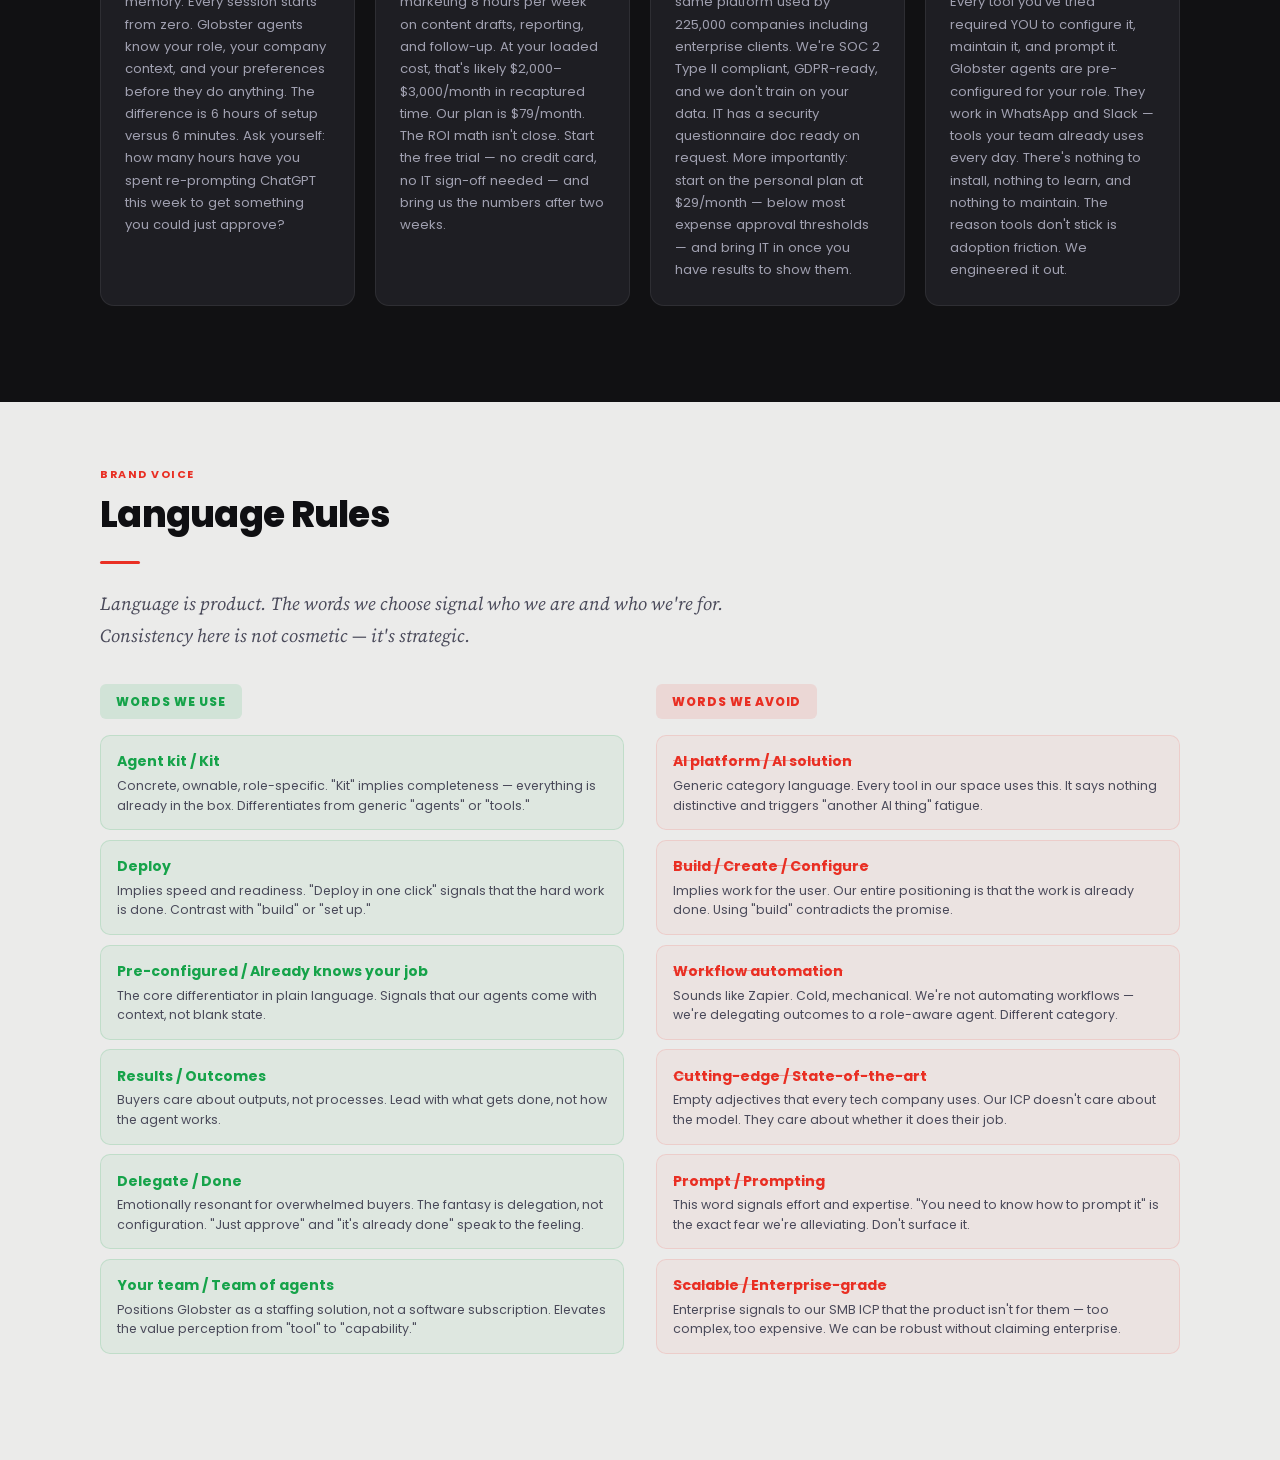
<file: gtm-messaging.html>
<!DOCTYPE html>
<html lang="en" data-theme="dark">
<head>
  <meta charset="UTF-8">
  <meta name="viewport" content="width=device-width, initial-scale=1.0">
  <title>Messaging Framework — Globster GTM 2026</title>
  <link rel="preconnect" href="https://fonts.googleapis.com">
  <link rel="preconnect" href="https://fonts.gstatic.com" crossorigin>
  <link href="https://fonts.googleapis.com/css2?family=Poppins:wght@400;500;600;700;800;900&family=Source+Serif+4:ital,wght@0,400;0,600;1,400&display=swap" rel="stylesheet">
  <link rel="stylesheet" href="styles.css">
  <style>
    :root {
      --light-bg: #f5f5f3; --light-bg-2: #ebebea;
      --light-text: #0f0f12; --light-text-2: #4a4a5a;
      --light-surface: #ffffff; --light-border: rgba(0,0,0,.09);
    }
    * { box-sizing: border-box; }
    #progress-bar { position: fixed; top: 0; left: 0; height: 3px; width: 0%; background: var(--accent); z-index: 9999; transition: width 80ms linear; }
    body { padding-top: 60px; font-family: var(--font, 'Poppins', sans-serif); }

    .gtm-nav { position: fixed; top: 0; left: 0; right: 0; height: 60px; background: rgba(10,10,11,.92); backdrop-filter: blur(12px); border-bottom: 1px solid var(--border); display: flex; align-items: center; justify-content: space-between; padding: 0 2rem; z-index: 1000; gap: 1rem; }
    .gtm-nav__brand { display: flex; align-items: center; gap: .6rem; text-decoration: none; flex-shrink: 0; }
    .gtm-nav__logo { font-size: .95rem; font-weight: 800; color: var(--text); letter-spacing: -.01em; }
    .gtm-nav__label { font-size: .68rem; font-weight: 600; letter-spacing: .1em; text-transform: uppercase; color: var(--accent); padding: .2rem .5rem; border: 1px solid var(--accent-dim); border-radius: 4px; }
    .gtm-nav__back { font-size: .75rem; font-weight: 500; color: var(--text-2); text-decoration: none; display: flex; align-items: center; gap: .35rem; transition: color 150ms; }
    .gtm-nav__back:hover { color: var(--text); }
    .gtm-nav__sub { position: relative; margin-left: auto; }
    .gtm-nav__sub-btn { display: flex; align-items: center; gap: .35rem; font-size: .75rem; font-weight: 600; color: var(--text-2); background: rgba(255,255,255,.06); border: 1px solid var(--border-med); border-radius: 6px; padding: .35rem .7rem; cursor: pointer; transition: all 150ms; white-space: nowrap; }
    .gtm-nav__sub-btn:hover { color: var(--text); background: rgba(255,255,255,.1); }
    .gtm-nav__sub-btn svg { width: 11px; height: 11px; opacity: .5; transition: transform 200ms; }
    .gtm-nav__dropdown { position: absolute; top: calc(100% + 8px); right: 0; min-width: 210px; background: #1a1a1f; border: 1px solid var(--border-med); border-radius: 10px; padding: .4rem; box-shadow: var(--shadow-lg); display: none; flex-direction: column; gap: .1rem; z-index: 2000; }
    .gtm-nav__dropdown.open { display: flex; }
    .gtm-nav__dropdown a { font-size: .78rem; font-weight: 500; color: var(--text-2); text-decoration: none; padding: .5rem .75rem; border-radius: 6px; transition: all 150ms; }
    .gtm-nav__dropdown a:hover { color: var(--text); background: rgba(255,255,255,.06); }
    .gtm-nav__dropdown a.active { color: var(--accent); background: var(--accent-dim); }

    .page-hero { padding: 4rem 2rem 3rem; background: var(--bg); border-bottom: 1px solid var(--border); }
    .page-hero__inner { max-width: 1080px; margin: 0 auto; }
    .page-hero__eyebrow { font-size: .68rem; font-weight: 700; letter-spacing: .14em; text-transform: uppercase; color: var(--accent); margin-bottom: .75rem; display: block; }
    .page-hero__h1 { font-size: clamp(2rem, 5vw, 3.5rem); font-weight: 900; letter-spacing: -.03em; line-height: 1.1; color: var(--text); margin: 0 0 1rem; }
    .page-hero__sub { font-family: 'Source Serif 4', Georgia, serif; font-style: italic; font-size: clamp(1rem, 2vw, 1.2rem); color: var(--text-2); line-height: 1.65; max-width: 660px; margin: 0; }

    .gtm-section { padding: 4rem 2rem; position: relative; }
    .gtm-section--dark { background: var(--bg, #0a0a0b); color: var(--text); }
    .gtm-section--dark2 { background: var(--bg-2, #111113); color: var(--text); }
    .gtm-section--light { background: var(--light-bg); color: var(--light-text); }
    .gtm-section--light2 { background: var(--light-bg-2); color: var(--light-text); }
    .gtm-inner { max-width: 1080px; margin: 0 auto; }
    .gtm-section-label { font-size: .68rem; font-weight: 700; letter-spacing: .14em; text-transform: uppercase; color: var(--accent); margin-bottom: .6rem; display: block; }
    .gtm-h2 { font-size: clamp(1.5rem, 3vw, 2.25rem); font-weight: 800; line-height: 1.2; letter-spacing: -.02em; margin: 0 0 1.5rem; }
    .gtm-section--dark .gtm-h2, .gtm-section--dark2 .gtm-h2 { color: var(--text); }
    .gtm-section--light .gtm-h2, .gtm-section--light2 .gtm-h2 { color: var(--light-text); }
    .gtm-divider { width: 2.5rem; height: 3px; background: var(--accent); border-radius: 2px; margin: 1rem 0 1.5rem; }
    .gtm-lead { font-family: 'Source Serif 4', Georgia, serif; font-size: clamp(1rem, 1.8vw, 1.15rem); font-style: italic; line-height: 1.75; margin: 0 0 2rem; max-width: 680px; }
    .gtm-section--dark .gtm-lead, .gtm-section--dark2 .gtm-lead { color: var(--text-2); }
    .gtm-section--light .gtm-lead, .gtm-section--light2 .gtm-lead { color: var(--light-text-2); }
    .gtm-narrative { font-size: .97rem; line-height: 1.9; max-width: 680px; }
    .gtm-section--dark .gtm-narrative, .gtm-section--dark2 .gtm-narrative { color: var(--text-2); }
    .gtm-section--light .gtm-narrative, .gtm-section--light2 .gtm-narrative { color: var(--light-text-2); }

    .card-grid { display: grid; grid-template-columns: repeat(auto-fill, minmax(240px, 1fr)); gap: 1.25rem; margin: 2rem 0; }
    .card { border-radius: 14px; padding: 1.5rem; transition: transform 200ms; }
    .gtm-section--dark .card, .gtm-section--dark2 .card { background: var(--surface); border: 1px solid var(--border); }
    .gtm-section--light .card, .gtm-section--light2 .card { background: var(--light-surface); border: 1px solid var(--light-border); }
    .card:hover { transform: translateY(-2px); }
    .card__label { font-size: .65rem; font-weight: 700; letter-spacing: .1em; text-transform: uppercase; color: var(--accent); margin-bottom: .5rem; }
    .card__title { font-size: .92rem; font-weight: 700; margin-bottom: .6rem; }
    .gtm-section--dark .card__title, .gtm-section--dark2 .card__title { color: var(--text); }
    .gtm-section--light .card__title { color: var(--light-text); }
    .card__body { font-size: .82rem; line-height: 1.7; }
    .gtm-section--dark .card__body, .gtm-section--dark2 .card__body { color: var(--text-2); }
    .gtm-section--light .card__body { color: var(--light-text-2); }

    .data-table-wrap { overflow-x: auto; margin: 2rem 0; border-radius: 12px; border: 1px solid var(--light-border); }
    .data-table { width: 100%; border-collapse: collapse; font-size: .8rem; }
    .data-table th { background: var(--light-bg-2); color: var(--light-text-2); font-weight: 600; font-size: .7rem; letter-spacing: .06em; text-transform: uppercase; padding: .85rem 1rem; text-align: left; border-bottom: 1px solid var(--light-border); white-space: nowrap; }
    .data-table td { padding: .8rem 1rem; border-bottom: 1px solid var(--light-border); color: var(--light-text-2); vertical-align: middle; }
    .data-table td:first-child { font-weight: 600; color: var(--light-text); }
    .data-table tr:last-child td { border-bottom: none; }
    .data-table tbody tr:hover { background: rgba(0,0,0,.03); }

    .callout { background: var(--surface-2); border: 1px solid var(--border-med); border-radius: 14px; padding: 1.75rem 2rem; margin: 2rem 0; }
    .callout--accent { background: var(--accent-dim); border-color: rgba(233,47,35,.25); }
    .callout__title { font-size: .95rem; font-weight: 800; margin-bottom: .6rem; color: var(--text); }
    .callout__body { font-size: .88rem; line-height: 1.7; color: var(--text-2); }

    .styled-list { list-style: none; padding: 0; margin: 1.5rem 0; display: flex; flex-direction: column; gap: .5rem; }
    .styled-list li { font-size: .9rem; line-height: 1.65; padding-left: 1.25rem; position: relative; }
    .gtm-section--dark .styled-list li, .gtm-section--dark2 .styled-list li { color: var(--text-2); }
    .gtm-section--light .styled-list li, .gtm-section--light2 .styled-list li { color: var(--light-text-2); }
    .styled-list li::before { content: '→'; position: absolute; left: 0; color: var(--accent); font-size: .8rem; top: .15rem; font-weight: 700; }

    /* Message architecture */
    .msg-hierarchy { display: flex; flex-direction: column; gap: 1.5rem; margin: 2rem 0; }
    .msg-level { background: var(--surface); border: 1px solid var(--border); border-radius: 14px; padding: 1.75rem 2rem; }
    .msg-level__num { font-size: .65rem; font-weight: 700; letter-spacing: .12em; text-transform: uppercase; color: var(--accent); margin-bottom: .4rem; }
    .msg-level__type { font-size: .75rem; font-weight: 600; color: var(--text-3); margin-bottom: .75rem; }
    .msg-level__content { font-size: clamp(1.1rem, 2.5vw, 1.5rem); font-weight: 800; color: var(--text); line-height: 1.3; letter-spacing: -.02em; }
    .msg-level--tagline .msg-level__content { font-size: clamp(1.6rem, 4vw, 2.5rem); color: var(--accent); }
    .msg-level__sub { font-size: .88rem; line-height: 1.7; color: var(--text-2); margin-top: .75rem; }

    .positioning-stmt { background: var(--surface-2); border: 1px solid var(--border-med); border-radius: 12px; padding: 1.75rem 2rem; margin-top: 1.5rem; font-size: .95rem; line-height: 1.8; color: var(--text-2); }
    .positioning-stmt strong { color: var(--text); }
    .positioning-stmt em { color: var(--accent); font-style: normal; font-weight: 700; }

    /* Language rules */
    .lang-cols { display: grid; grid-template-columns: 1fr 1fr; gap: 2rem; margin: 2rem 0; }
    @media (max-width: 640px) { .lang-cols { grid-template-columns: 1fr; } }
    .lang-col__title { font-size: .75rem; font-weight: 800; letter-spacing: .08em; text-transform: uppercase; padding: .5rem 1rem; border-radius: 6px; margin-bottom: 1rem; display: inline-block; }
    .lang-col__title--yes { background: rgba(22,163,74,.12); color: #16a34a; }
    .lang-col__title--no { background: rgba(233,47,35,.1); color: var(--accent); }
    .lang-item { padding: .9rem 1rem; border-radius: 10px; margin-bottom: .6rem; }
    .lang-item--yes { background: rgba(22,163,74,.06); border: 1px solid rgba(22,163,74,.15); }
    .lang-item--no { background: rgba(233,47,35,.04); border: 1px solid rgba(233,47,35,.12); }
    .lang-item__word { font-size: .88rem; font-weight: 700; margin-bottom: .2rem; }
    .lang-item--yes .lang-item__word { color: #16a34a; }
    .lang-item--no .lang-item__word { color: var(--accent); text-decoration: line-through; text-decoration-color: rgba(233,47,35,.4); }
    .lang-item__reason { font-size: .78rem; line-height: 1.55; color: var(--light-text-2); }

    @media (max-width: 640px) { .card-grid { grid-template-columns: 1fr; } }
  </style>
</head>
<body>
<div id="progress-bar"></div>
<header class="gtm-nav">
  <a href="GTM planning.html" class="gtm-nav__brand">
    <img src="assets/globster-logo-dark.svg" alt="Globster" style="height:22px;width:auto;display:block;">
    <span class="gtm-nav__label">GTM 2026</span>
  </a>
  <a href="GTM planning.html" class="gtm-nav__back">
    <svg viewBox="0 0 24 24" fill="none" stroke="currentColor" stroke-width="2" width="14" height="14"><polyline points="15 18 9 12 15 6"/></svg>
    GTM Overview
  </a>
  <div class="gtm-nav__sub">
    <button class="gtm-nav__sub-btn">
      Subpages
      <svg viewBox="0 0 24 24" fill="none" stroke="currentColor" stroke-width="2.5"><polyline points="6 9 12 15 18 9"/></svg>
    </button>
    <div class="gtm-nav__dropdown">
      <a href="gtm-competitors.html">Competitive Landscape</a>
      <a href="gtm-icp.html">ICP Framework</a>
      <a href="gtm-messaging.html">Messaging Framework</a>
      <a href="gtm-narrative.html">Narrative</a>
      <a href="gtm-channels.html">Channel Strategy</a>
      <a href="gtm-content.html">Content Strategy</a>
      <a href="gtm-launch.html">Launch Sequence</a>
      <a href="gtm-metrics.html">Success Metrics</a>
    </div>
  </div>
</header>

<!-- HERO -->
<section class="page-hero">
  <div class="page-hero__inner">
    <span class="page-hero__eyebrow">Messaging Architecture</span>
    <h1 class="page-hero__h1">Messaging Framework</h1>
    <p class="page-hero__sub">Every message we send should say the same thing in a different way: your agent already knows the job.</p>
  </div>
</section>

<!-- SECTION 1: CORE MESSAGE ARCHITECTURE -->
<section class="gtm-section gtm-section--dark">
  <div class="gtm-inner">
    <span class="gtm-section-label">Message Hierarchy</span>
    <h2 class="gtm-h2">Core Message Architecture</h2>
    <div class="gtm-divider"></div>
    <p class="gtm-lead">Three levels, one truth. Every external communication — ad, email, landing page, tweet, sales email — should be traceable back to one of these layers.</p>

    <div class="msg-hierarchy">
      <div class="msg-level msg-level--tagline">
        <div class="msg-level__num">Level 1</div>
        <div class="msg-level__type">Tagline — 6 words, any context</div>
        <div class="msg-level__content">Your agent already knows the job.</div>
        <div class="msg-level__sub">Used on: homepage hero, social bios, product tagline, swag, investor decks. This is the one thing we want etched into memory. It separates us from every "build your own agent" tool in the market.</div>
      </div>

      <div class="msg-level">
        <div class="msg-level__num">Level 2</div>
        <div class="msg-level__type">Value Proposition — 1-2 sentences, informed audience</div>
        <div class="msg-level__content">Globster ships AI agent kits pre-configured for your role — marketing, sales, HR, and more. Deploy in one click on WhatsApp, Slack, or Telegram. No setup. No prompts. Just results.</div>
        <div class="msg-level__sub">Used on: above-the-fold website copy, LinkedIn ads, product hunt listing, email subject lines, partnership decks. The value prop does one job: make the prospect say "that sounds like exactly what I need."</div>
      </div>

      <div class="msg-level">
        <div class="msg-level__num">Level 3</div>
        <div class="msg-level__type">Elevator Pitch — 50 words, curious stranger</div>
        <div class="msg-level__content">Most AI tools give you a blank canvas. You still have to figure out what to build. Globster is different — we ship agent kits pre-loaded with the workflows, knowledge, and defaults your specific job actually needs. Head of Marketing? Your agent runs campaigns, follows up on leads, and writes your weekly report. You just approve.</div>
        <div class="msg-level__sub">Used on: sales calls opening, podcast appearances, demo intros, conference conversations, investor 30-second pitches. Three sentences that earn the next three minutes.</div>
      </div>
    </div>

    <div class="positioning-stmt">
      <strong>Positioning Statement:</strong> For <em>Heads of Marketing at 30–120 person companies</em> who are <strong>drowning in execution while trying to lead strategy,</strong> Globster is the <em>role-based AI agent platform</em> that <strong>deploys pre-configured agents to WhatsApp, Slack, and Telegram in one click</strong> — so they get the output of a full team without the headcount. Unlike <em>Lindy, ChatGPT, or generic agent builders</em>, Globster agents <strong>already know what a Head of Marketing does</strong> on day one.
    </div>
  </div>
</section>

<!-- SECTION 2: MESSAGE BY AUDIENCE -->
<section class="gtm-section gtm-section--light">
  <div class="gtm-inner">
    <span class="gtm-section-label">Audience Segments</span>
    <h2 class="gtm-h2" style="color: var(--light-text);">Message by Audience</h2>
    <div class="gtm-divider"></div>
    <p class="gtm-lead" style="color: var(--light-text-2);">The same product means different things to different people in the same company. Calibrate the message to the frame, not the feature.</p>

    <div class="data-table-wrap">
      <table class="data-table">
        <thead>
          <tr>
            <th>Audience</th>
            <th>Their Frame</th>
            <th>Their Pain</th>
            <th>Our Message</th>
            <th>Proof Point</th>
          </tr>
        </thead>
        <tbody>
          <tr>
            <td>Individual Contributor<br><span style="font-weight: 400; font-size: .75rem; color: var(--light-text-2);">Marketing coordinator, content manager, SDR</span></td>
            <td>"I'm overwhelmed and nobody sees it"</td>
            <td>Repetitive tasks eat their day. Reporting, first drafts, follow-ups, status updates. They're paid to think but spend most time doing.</td>
            <td>Globster is your AI teammate that handles the stuff that shouldn't require your brain. Tell it what's due. It gets it done.</td>
            <td>Users report saving 6–10 hrs/week on content drafts, follow-up emails, and status reports after first week of use.</td>
          </tr>
          <tr>
            <td>Manager / Director<br><span style="font-weight: 400; font-size: .75rem; color: var(--light-text-2);">Head of Marketing, VP Sales, Marketing Director</span></td>
            <td>"I need to do more with the team I have"</td>
            <td>Headcount is frozen. Output expectations aren't. They're expected to scale marketing with no additional resources and prove ROI on every dollar.</td>
            <td>Globster gives your team the operational leverage of a team twice its size. Pre-configured for marketing workflows. Deployed in a day.</td>
            <td>Teams using the Marketing Kit increase their weekly content output by 3x without adding headcount, based on early access cohort data.</td>
          </tr>
          <tr>
            <td>Founder / CEO<br><span style="font-weight: 400; font-size: .75rem; color: var(--light-text-2);">CEO, Co-founder, Managing Director</span></td>
            <td>"I need to compete with companies that have bigger teams"</td>
            <td>Larger competitors have dedicated teams for every function. They need to punch above their weight — and AI is the lever, if they can actually get it to work.</td>
            <td>Globster is how a 50-person company runs like a 150-person company. Role-specific AI agents, deployed in a day, no IT required.</td>
            <td>Companies using Globster across 2+ departments report a 40% reduction in execution overhead in the first 90 days.</td>
          </tr>
        </tbody>
      </table>
    </div>
  </div>
</section>

<!-- SECTION 3: OBJECTION HANDLING -->
<section class="gtm-section gtm-section--dark2">
  <div class="gtm-inner">
    <span class="gtm-section-label">Sales Enablement</span>
    <h2 class="gtm-h2">Objection Handling</h2>
    <div class="gtm-divider"></div>
    <p class="gtm-lead">Every objection is a question in disguise. Train the team to hear what's underneath the words.</p>

    <div class="card-grid">
      <div class="card">
        <div class="card__label">Objection #1</div>
        <div class="card__title">"I can already do this with ChatGPT."</div>
        <div class="card__body">
          <p style="margin-bottom: .75rem;">What they're really saying: "I'm not sure this is worth paying for when I have a free alternative."</p>
          <p style="font-weight: 700; color: var(--text); margin-bottom: .4rem;">Our response:</p>
          <p>ChatGPT is a blank canvas — you bring the context, the prompts, the workflow, the memory. Every session starts from zero. Globster agents know your role, your company context, and your preferences before they do anything. The difference is 6 hours of setup versus 6 minutes. Ask yourself: how many hours have you spent re-prompting ChatGPT this week to get something you could just approve?</p>
        </div>
      </div>

      <div class="card">
        <div class="card__label">Objection #2</div>
        <div class="card__title">"We don't have budget for this right now."</div>
        <div class="card__body">
          <p style="margin-bottom: .75rem;">What they're really saying: "I'm not convinced the ROI is obvious enough to fight for budget."</p>
          <p style="font-weight: 700; color: var(--text); margin-bottom: .4rem;">Our response:</p>
          <p>Totally fair. Let's make it concrete: our Marketing Kit saves the average head of marketing 8 hours per week on content drafts, reporting, and follow-up. At your loaded cost, that's likely $2,000–$3,000/month in recaptured time. Our plan is $79/month. The ROI math isn't close. Start the free trial — no credit card, no IT sign-off needed — and bring us the numbers after two weeks.</p>
        </div>
      </div>

      <div class="card">
        <div class="card__label">Objection #3</div>
        <div class="card__title">"Our IT team won't approve it."</div>
        <div class="card__body">
          <p style="margin-bottom: .75rem;">What they're really saying: "I'm worried about a procurement blocker that will kill momentum."</p>
          <p style="font-weight: 700; color: var(--text); margin-bottom: .4rem;">Our response:</p>
          <p>Globster is hosted on monday.com's managed cloud infrastructure — the same platform used by 225,000 companies including enterprise clients. We're SOC 2 Type II compliant, GDPR-ready, and we don't train on your data. IT has a security questionnaire doc ready on request. More importantly: start on the personal plan at $29/month — below most expense approval thresholds — and bring IT in once you have results to show them.</p>
        </div>
      </div>

      <div class="card">
        <div class="card__label">Objection #4</div>
        <div class="card__title">"We tried AI tools and they didn't stick."</div>
        <div class="card__body">
          <p style="margin-bottom: .75rem;">What they're really saying: "I've been burned before and I'm skeptical of another tool that requires effort."</p>
          <p style="font-weight: 700; color: var(--text); margin-bottom: .4rem;">Our response:</p>
          <p>That's the most common thing we hear — and it's exactly why we built Globster differently. Every tool you've tried required YOU to configure it, maintain it, and prompt it. Globster agents are pre-configured for your role. They work in WhatsApp and Slack — tools your team already uses every day. There's nothing to install, nothing to learn, and nothing to maintain. The reason tools don't stick is adoption friction. We engineered it out.</p>
        </div>
      </div>
    </div>
  </div>
</section>

<!-- SECTION 4: LANGUAGE RULES -->
<section class="gtm-section gtm-section--light2">
  <div class="gtm-inner">
    <span class="gtm-section-label">Brand Voice</span>
    <h2 class="gtm-h2" style="color: var(--light-text);">Language Rules</h2>
    <div class="gtm-divider"></div>
    <p class="gtm-lead" style="color: var(--light-text-2);">Language is product. The words we choose signal who we are and who we're for. Consistency here is not cosmetic — it's strategic.</p>

    <div class="lang-cols">
      <div>
        <span class="lang-col__title lang-col__title--yes">Words We Use</span>

        <div class="lang-item lang-item--yes">
          <div class="lang-item__word">Agent kit / Kit</div>
          <div class="lang-item__reason">Concrete, ownable, role-specific. "Kit" implies completeness — everything is already in the box. Differentiates from generic "agents" or "tools."</div>
        </div>
        <div class="lang-item lang-item--yes">
          <div class="lang-item__word">Deploy</div>
          <div class="lang-item__reason">Implies speed and readiness. "Deploy in one click" signals that the hard work is done. Contrast with "build" or "set up."</div>
        </div>
        <div class="lang-item lang-item--yes">
          <div class="lang-item__word">Pre-configured / Already knows your job</div>
          <div class="lang-item__reason">The core differentiator in plain language. Signals that our agents come with context, not blank state.</div>
        </div>
        <div class="lang-item lang-item--yes">
          <div class="lang-item__word">Results / Outcomes</div>
          <div class="lang-item__reason">Buyers care about outputs, not processes. Lead with what gets done, not how the agent works.</div>
        </div>
        <div class="lang-item lang-item--yes">
          <div class="lang-item__word">Delegate / Done</div>
          <div class="lang-item__reason">Emotionally resonant for overwhelmed buyers. The fantasy is delegation, not configuration. "Just approve" and "it's already done" speak to the feeling.</div>
        </div>
        <div class="lang-item lang-item--yes">
          <div class="lang-item__word">Your team / Team of agents</div>
          <div class="lang-item__reason">Positions Globster as a staffing solution, not a software subscription. Elevates the value perception from "tool" to "capability."</div>
        </div>
      </div>

      <div>
        <span class="lang-col__title lang-col__title--no">Words We Avoid</span>

        <div class="lang-item lang-item--no">
          <div class="lang-item__word">AI platform / AI solution</div>
          <div class="lang-item__reason">Generic category language. Every tool in our space uses this. It says nothing distinctive and triggers "another AI thing" fatigue.</div>
        </div>
        <div class="lang-item lang-item--no">
          <div class="lang-item__word">Build / Create / Configure</div>
          <div class="lang-item__reason">Implies work for the user. Our entire positioning is that the work is already done. Using "build" contradicts the promise.</div>
        </div>
        <div class="lang-item lang-item--no">
          <div class="lang-item__word">Workflow automation</div>
          <div class="lang-item__reason">Sounds like Zapier. Cold, mechanical. We're not automating workflows — we're delegating outcomes to a role-aware agent. Different category.</div>
        </div>
        <div class="lang-item lang-item--no">
          <div class="lang-item__word">Cutting-edge / State-of-the-art</div>
          <div class="lang-item__reason">Empty adjectives that every tech company uses. Our ICP doesn't care about the model. They care about whether it does their job.</div>
        </div>
        <div class="lang-item lang-item--no">
          <div class="lang-item__word">Prompt / Prompting</div>
          <div class="lang-item__reason">This word signals effort and expertise. "You need to know how to prompt it" is the exact fear we're alleviating. Don't surface it.</div>
        </div>
        <div class="lang-item lang-item--no">
          <div class="lang-item__word">Scalable / Enterprise-grade</div>
          <div class="lang-item__reason">Enterprise signals to our SMB ICP that the product isn't for them — too complex, too expensive. We can be robust without claiming enterprise.</div>
        </div>
      </div>
    </div>
  </div>
</section>

<script>
  window.addEventListener('scroll', () => {
    const p = window.scrollY / (document.body.scrollHeight - window.innerHeight);
    document.getElementById('progress-bar').style.width = (p * 100) + '%';
  }, { passive: true });
  const subBtn = document.querySelector('.gtm-nav__sub-btn');
  const dropdown = document.querySelector('.gtm-nav__dropdown');
  subBtn.addEventListener('click', e => { e.stopPropagation(); dropdown.classList.toggle('open'); subBtn.querySelector('svg').style.transform = dropdown.classList.contains('open') ? 'rotate(180deg)' : ''; });
  document.addEventListener('click', () => { dropdown.classList.remove('open'); subBtn.querySelector('svg').style.transform = ''; });
  dropdown.addEventListener('click', e => e.stopPropagation());
  const currentFile = location.pathname.split('/').pop();
  document.querySelectorAll('.gtm-nav__dropdown a').forEach(a => { if (a.getAttribute('href') === currentFile) a.classList.add('active'); });
</script>
</body>
</html>
</file>
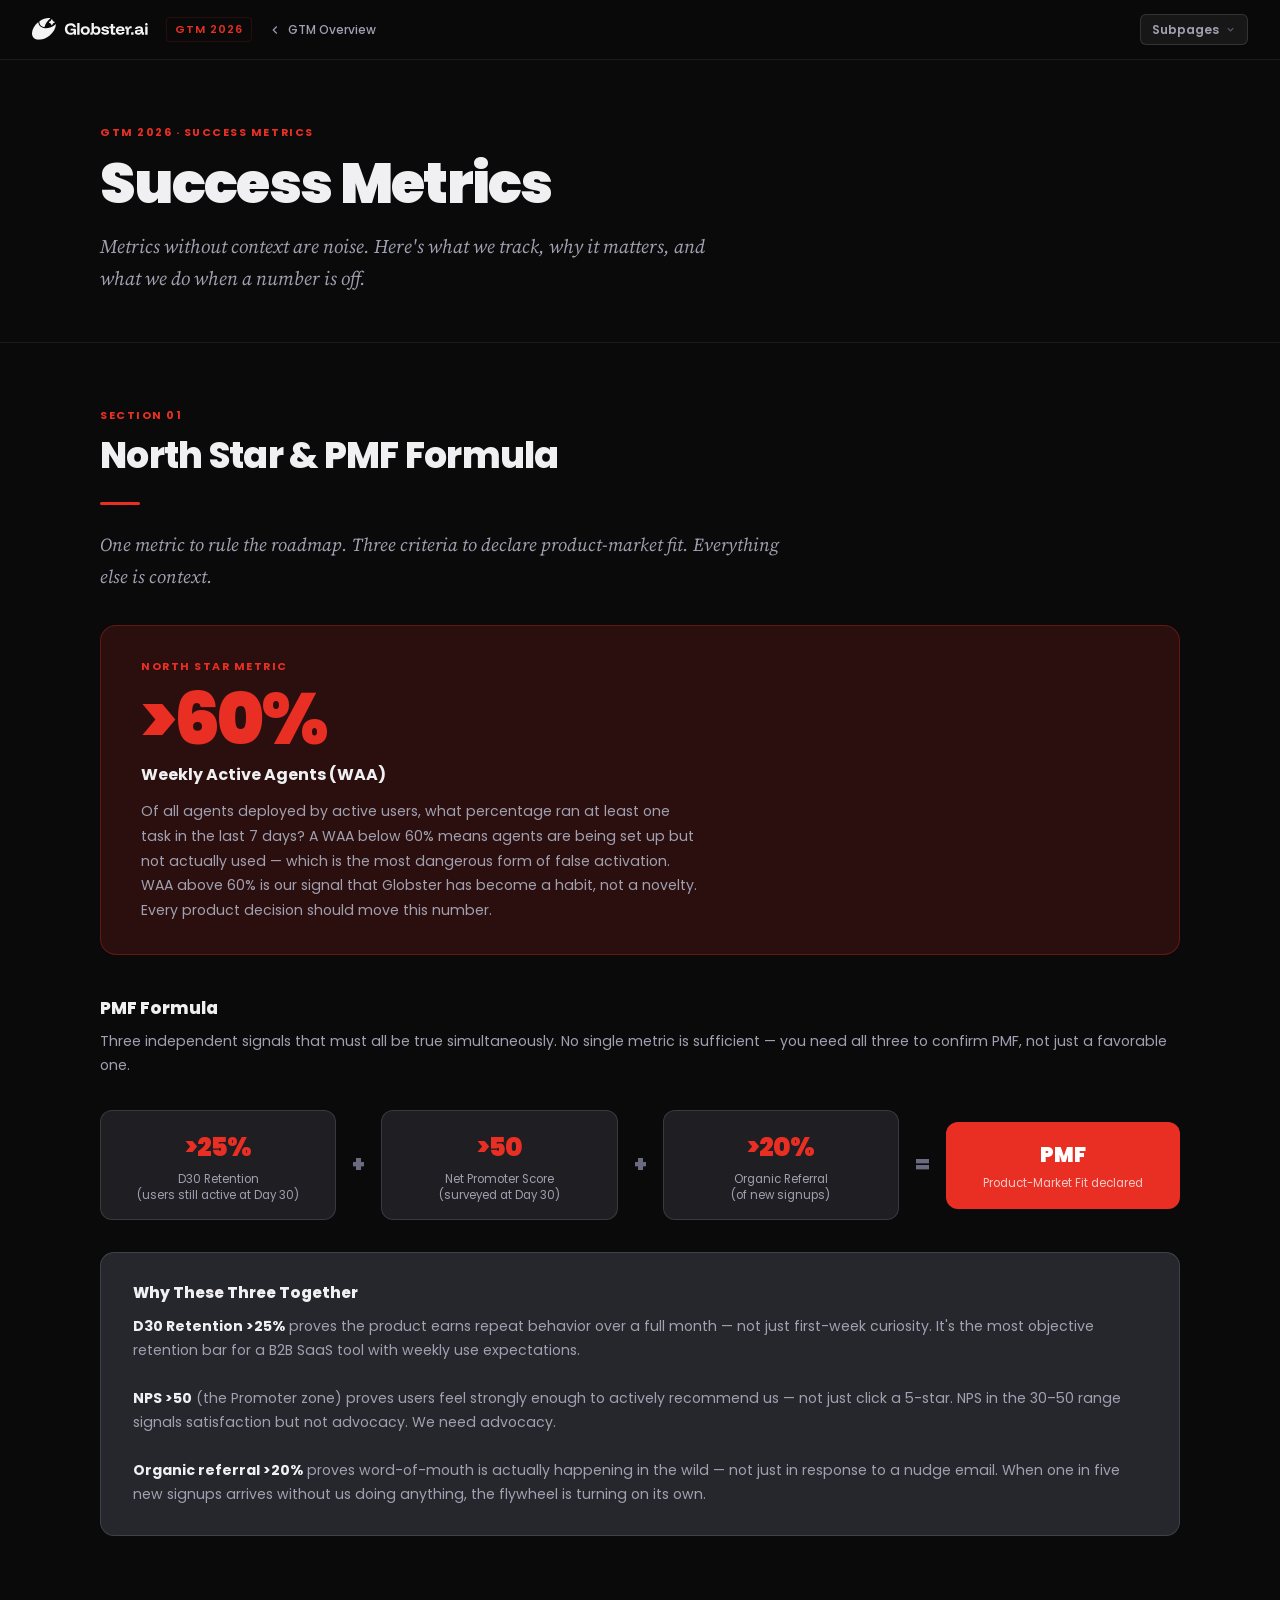
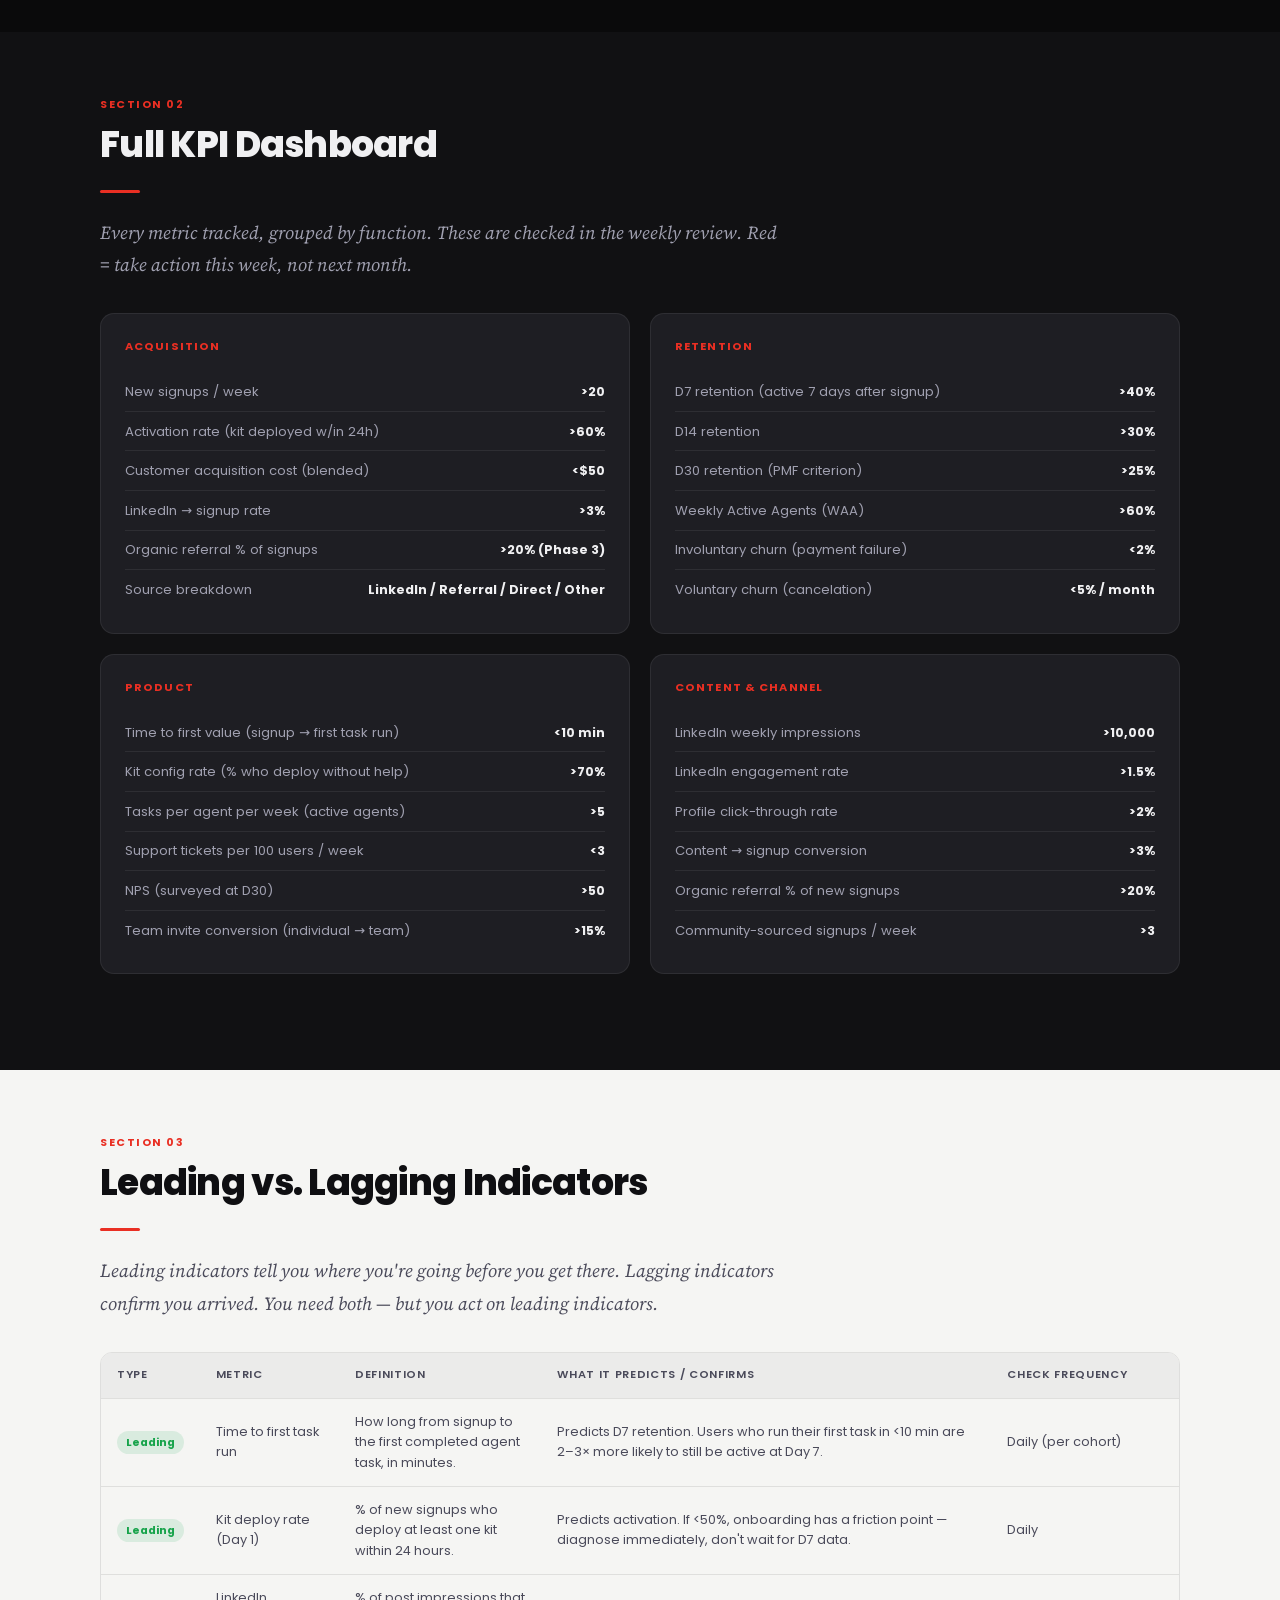
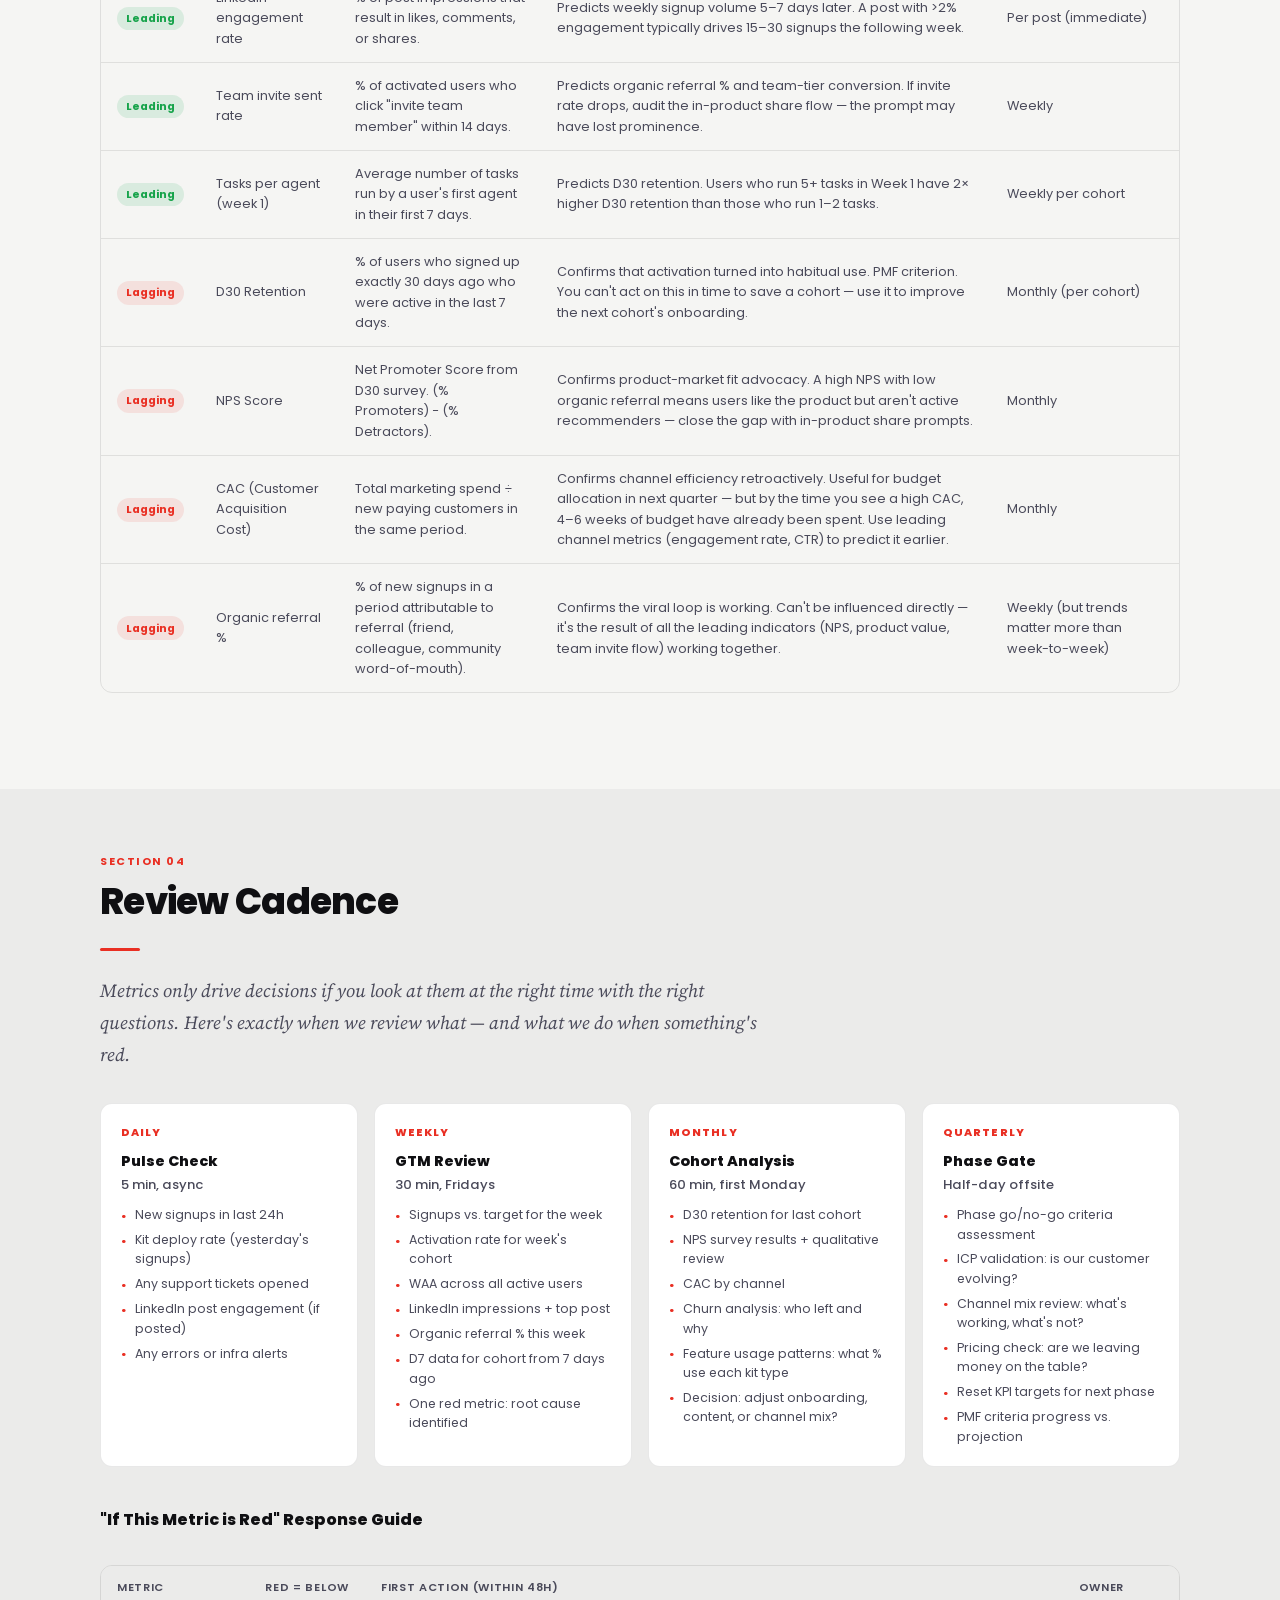
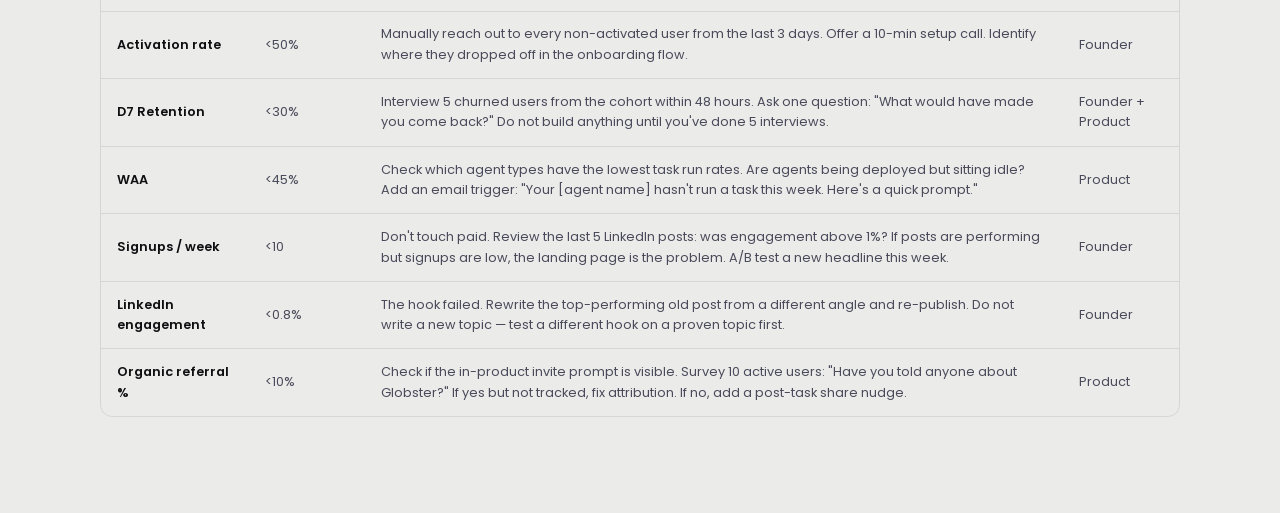
<file: gtm-metrics.html>
<!DOCTYPE html>
<html lang="en" data-theme="dark">
<head>
  <meta charset="UTF-8">
  <meta name="viewport" content="width=device-width, initial-scale=1.0">
  <title>Success Metrics — Globster GTM 2026</title>
  <link rel="preconnect" href="https://fonts.googleapis.com">
  <link rel="preconnect" href="https://fonts.gstatic.com" crossorigin>
  <link href="https://fonts.googleapis.com/css2?family=Poppins:wght@400;500;600;700;800;900&family=Source+Serif+4:ital,wght@0,400;0,600;1,400&display=swap" rel="stylesheet">
  <link rel="stylesheet" href="styles.css">
  <style>
    :root { --light-bg: #f5f5f3; --light-bg-2: #ebebea; --light-text: #0f0f12; --light-text-2: #4a4a5a; --light-surface: #ffffff; --light-border: rgba(0,0,0,.09); }
    * { box-sizing: border-box; }
    #progress-bar { position: fixed; top: 0; left: 0; height: 3px; width: 0%; background: var(--accent); z-index: 9999; transition: width 80ms linear; }
    body { padding-top: 60px; font-family: var(--font, 'Poppins', sans-serif); }
    .gtm-nav { position: fixed; top: 0; left: 0; right: 0; height: 60px; background: rgba(10,10,11,.92); backdrop-filter: blur(12px); border-bottom: 1px solid var(--border); display: flex; align-items: center; justify-content: space-between; padding: 0 2rem; z-index: 1000; gap: 1rem; }
    .gtm-nav__brand { display: flex; align-items: center; gap: .6rem; text-decoration: none; flex-shrink: 0; }
    .gtm-nav__logo { font-size: .95rem; font-weight: 800; color: var(--text); letter-spacing: -.01em; }
    .gtm-nav__label { font-size: .68rem; font-weight: 600; letter-spacing: .1em; text-transform: uppercase; color: var(--accent); padding: .2rem .5rem; border: 1px solid var(--accent-dim); border-radius: 4px; }
    .gtm-nav__back { font-size: .75rem; font-weight: 500; color: var(--text-2); text-decoration: none; display: flex; align-items: center; gap: .35rem; transition: color 150ms; }
    .gtm-nav__back:hover { color: var(--text); }
    .gtm-nav__sub { position: relative; margin-left: auto; }
    .gtm-nav__sub-btn { display: flex; align-items: center; gap: .35rem; font-size: .75rem; font-weight: 600; color: var(--text-2); background: rgba(255,255,255,.06); border: 1px solid var(--border-med); border-radius: 6px; padding: .35rem .7rem; cursor: pointer; transition: all 150ms; white-space: nowrap; }
    .gtm-nav__sub-btn:hover { color: var(--text); background: rgba(255,255,255,.1); }
    .gtm-nav__sub-btn svg { width: 11px; height: 11px; opacity: .5; transition: transform 200ms; }
    .gtm-nav__dropdown { position: absolute; top: calc(100% + 8px); right: 0; min-width: 210px; background: #1a1a1f; border: 1px solid var(--border-med); border-radius: 10px; padding: .4rem; box-shadow: var(--shadow-lg); display: none; flex-direction: column; gap: .1rem; z-index: 2000; }
    .gtm-nav__dropdown.open { display: flex; }
    .gtm-nav__dropdown a { font-size: .78rem; font-weight: 500; color: var(--text-2); text-decoration: none; padding: .5rem .75rem; border-radius: 6px; transition: all 150ms; }
    .gtm-nav__dropdown a:hover { color: var(--text); background: rgba(255,255,255,.06); }
    .gtm-nav__dropdown a.active { color: var(--accent); background: var(--accent-dim); }
    .page-hero { padding: 4rem 2rem 3rem; background: var(--bg); border-bottom: 1px solid var(--border); }
    .page-hero__inner { max-width: 1080px; margin: 0 auto; }
    .page-hero__eyebrow { font-size: .68rem; font-weight: 700; letter-spacing: .14em; text-transform: uppercase; color: var(--accent); margin-bottom: .75rem; display: block; }
    .page-hero__h1 { font-size: clamp(2rem, 5vw, 3.5rem); font-weight: 900; letter-spacing: -.03em; line-height: 1.1; color: var(--text); margin: 0 0 1rem; }
    .page-hero__sub { font-family: 'Source Serif 4', Georgia, serif; font-style: italic; font-size: clamp(1rem, 2vw, 1.2rem); color: var(--text-2); line-height: 1.65; max-width: 620px; margin: 0; }
    .gtm-section { padding: 4rem 2rem; position: relative; }
    .gtm-section--dark { background: var(--bg); color: var(--text); }
    .gtm-section--dark2 { background: var(--bg-2, #111113); color: var(--text); }
    .gtm-section--light { background: var(--light-bg); color: var(--light-text); }
    .gtm-section--light2 { background: var(--light-bg-2); color: var(--light-text); }
    .gtm-inner { max-width: 1080px; margin: 0 auto; }
    .gtm-section-label { font-size: .68rem; font-weight: 700; letter-spacing: .14em; text-transform: uppercase; color: var(--accent); margin-bottom: .6rem; display: block; }
    .gtm-h2 { font-size: clamp(1.5rem, 3vw, 2.25rem); font-weight: 800; line-height: 1.2; letter-spacing: -.02em; margin: 0 0 1.5rem; }
    .gtm-section--dark .gtm-h2, .gtm-section--dark2 .gtm-h2 { color: var(--text); }
    .gtm-section--light .gtm-h2, .gtm-section--light2 .gtm-h2 { color: var(--light-text); }
    .gtm-divider { width: 2.5rem; height: 3px; background: var(--accent); border-radius: 2px; margin: 1rem 0 1.5rem; }
    .gtm-lead { font-family: 'Source Serif 4', Georgia, serif; font-size: clamp(1rem, 1.8vw, 1.15rem); font-style: italic; line-height: 1.75; margin: 0 0 2rem; max-width: 680px; }
    .gtm-section--dark .gtm-lead, .gtm-section--dark2 .gtm-lead { color: var(--text-2); }
    .gtm-section--light .gtm-lead, .gtm-section--light2 .gtm-lead { color: var(--light-text-2); }
    .gtm-narrative { font-size: .97rem; line-height: 1.9; max-width: 680px; }
    .gtm-section--dark .gtm-narrative, .gtm-section--dark2 .gtm-narrative { color: var(--text-2); }
    .data-table-wrap { overflow-x: auto; margin: 2rem 0; border-radius: 12px; border: 1px solid var(--light-border); }
    .data-table { width: 100%; border-collapse: collapse; font-size: .8rem; }
    .data-table th { background: var(--light-bg-2); color: var(--light-text-2); font-weight: 600; font-size: .7rem; letter-spacing: .06em; text-transform: uppercase; padding: .85rem 1rem; text-align: left; border-bottom: 1px solid var(--light-border); white-space: nowrap; }
    .data-table td { padding: .8rem 1rem; border-bottom: 1px solid var(--light-border); color: var(--light-text-2); vertical-align: middle; }
    .data-table td:first-child { font-weight: 600; color: var(--light-text); }
    .data-table tr:last-child td { border-bottom: none; }
    .data-table tbody tr:hover { background: rgba(0,0,0,.03); }
    .data-table--dark th { background: var(--surface-2); color: var(--text-3); border-bottom-color: var(--border); }
    .data-table--dark td { border-bottom-color: var(--border); color: var(--text-2); }
    .data-table--dark td:first-child { color: var(--text); }
    .data-table--dark tbody tr:hover { background: rgba(255,255,255,.03); }
    .badge { display: inline-block; font-size: .68rem; font-weight: 700; padding: .2rem .55rem; border-radius: 20px; }
    .badge--green { background: rgba(22,163,74,.12); color: #16a34a; }
    .badge--red { background: rgba(233,47,35,.1); color: var(--accent); }
    .badge--yellow { background: rgba(217,119,6,.1); color: #d97706; }
    .callout { background: var(--surface-2); border: 1px solid var(--border-med); border-radius: 14px; padding: 1.75rem 2rem; margin: 2rem 0; }
    .callout--accent { background: var(--accent-dim); border-color: rgba(233,47,35,.25); }
    .callout__title { font-size: .95rem; font-weight: 800; margin-bottom: .6rem; color: var(--text); }
    .callout__body { font-size: .88rem; line-height: 1.7; color: var(--text-2); }
    @media (max-width: 640px) { .kpi-grid-2 { grid-template-columns: 1fr; } }

    /* North Star callout */
    .ns-callout { background: var(--accent-dim); border: 1.5px solid rgba(233,47,35,.3); border-radius: 16px; padding: 2rem 2.5rem; margin: 2rem 0; }
    .ns-callout__eyebrow { font-size: .68rem; font-weight: 700; letter-spacing: .14em; text-transform: uppercase; color: var(--accent); margin-bottom: .5rem; }
    .ns-callout__metric { font-size: clamp(2.5rem, 6vw, 4.5rem); font-weight: 900; letter-spacing: -.04em; color: var(--accent); line-height: 1; margin-bottom: .4rem; }
    .ns-callout__label { font-size: 1rem; font-weight: 700; color: var(--text); margin-bottom: .75rem; }
    .ns-callout__def { font-size: .88rem; line-height: 1.75; color: var(--text-2); max-width: 560px; }

    /* PMF formula */
    .pmf-formula { display: flex; align-items: center; gap: 1rem; flex-wrap: wrap; margin: 2rem 0; }
    .pmf-formula__item { background: var(--surface); border: 1px solid var(--border-med); border-radius: 12px; padding: 1rem 1.4rem; text-align: center; flex: 1; min-width: 140px; }
    .pmf-formula__item .val { font-size: 1.6rem; font-weight: 900; color: var(--accent); letter-spacing: -.03em; }
    .pmf-formula__item .label { font-size: .72rem; color: var(--text-2); margin-top: .2rem; line-height: 1.4; }
    .pmf-formula__op { font-size: 1.4rem; font-weight: 900; color: var(--text-3); flex-shrink: 0; }
    .pmf-formula__result { background: var(--accent); border-radius: 12px; padding: 1rem 1.4rem; text-align: center; flex: 1; min-width: 140px; }
    .pmf-formula__result .val { font-size: 1.3rem; font-weight: 900; color: #fff; letter-spacing: -.02em; }
    .pmf-formula__result .label { font-size: .72rem; color: rgba(255,255,255,.75); margin-top: .2rem; }

    /* KPI grid */
    .kpi-grid-2 { display: grid; grid-template-columns: 1fr 1fr; gap: 1.25rem; margin: 2rem 0; }
    .kpi-block { background: var(--surface); border: 1px solid var(--border); border-radius: 14px; padding: 1.5rem; }
    .kpi-block__title { font-size: .7rem; font-weight: 700; letter-spacing: .1em; text-transform: uppercase; color: var(--accent); margin-bottom: 1rem; }
    .kpi-row { display: flex; justify-content: space-between; align-items: baseline; padding: .55rem 0; border-bottom: 1px solid var(--border); gap: 1rem; }
    .kpi-row:last-child { border-bottom: none; }
    .kpi-row__name { font-size: .82rem; color: var(--text-2); flex: 1; }
    .kpi-row__target { font-size: .78rem; font-weight: 700; color: var(--text); white-space: nowrap; }
    .kpi-row__owner { font-size: .7rem; color: var(--text-3); }

    /* Review cadence */
    .cadence-grid { display: grid; grid-template-columns: repeat(4, 1fr); gap: 1rem; margin: 2rem 0; }
    @media (max-width: 768px) { .cadence-grid { grid-template-columns: repeat(2, 1fr); } }
    @media (max-width: 480px) { .cadence-grid { grid-template-columns: 1fr; } }
    .cadence-card { background: var(--light-surface); border: 1px solid var(--light-border); border-radius: 12px; padding: 1.25rem; }
    .cadence-card__freq { font-size: .68rem; font-weight: 800; letter-spacing: .1em; text-transform: uppercase; color: var(--accent); margin-bottom: .5rem; }
    .cadence-card__title { font-size: .9rem; font-weight: 800; color: var(--light-text); margin-bottom: .6rem; }
    .cadence-card__items { list-style: none; padding: 0; margin: 0; display: flex; flex-direction: column; gap: .35rem; }
    .cadence-card__items li { font-size: .78rem; line-height: 1.55; color: var(--light-text-2); padding-left: .9rem; position: relative; }
    .cadence-card__items li::before { content: '·'; position: absolute; left: 0; color: var(--accent); font-weight: 900; font-size: 1rem; top: -.1rem; }
  </style>
</head>
<body>
<div id="progress-bar"></div>
<header class="gtm-nav">
  <a href="GTM planning.html" class="gtm-nav__brand">
    <img src="assets/globster-logo-dark.svg" alt="Globster" style="height:22px;width:auto;display:block;">
    <span class="gtm-nav__label">GTM 2026</span>
  </a>
  <a href="GTM planning.html" class="gtm-nav__back">
    <svg viewBox="0 0 24 24" fill="none" stroke="currentColor" stroke-width="2" width="14" height="14"><polyline points="15 18 9 12 15 6"/></svg>
    GTM Overview
  </a>
  <div class="gtm-nav__sub">
    <button class="gtm-nav__sub-btn">
      Subpages
      <svg viewBox="0 0 24 24" fill="none" stroke="currentColor" stroke-width="2.5"><polyline points="6 9 12 15 18 9"/></svg>
    </button>
    <div class="gtm-nav__dropdown">
      <a href="gtm-competitors.html">Competitive Landscape</a>
      <a href="gtm-icp.html">ICP Framework</a>
      <a href="gtm-messaging.html">Messaging Framework</a>
      <a href="gtm-narrative.html">Narrative</a>
      <a href="gtm-channels.html">Channel Strategy</a>
      <a href="gtm-content.html">Content Strategy</a>
      <a href="gtm-launch.html">Launch Sequence</a>
      <a href="gtm-metrics.html">Success Metrics</a>
    </div>
  </div>
</header>

<!-- HERO -->
<section class="page-hero">
  <div class="page-hero__inner">
    <span class="page-hero__eyebrow">GTM 2026 · Success Metrics</span>
    <h1 class="page-hero__h1">Success Metrics</h1>
    <p class="page-hero__sub">Metrics without context are noise. Here's what we track, why it matters, and what we do when a number is off.</p>
  </div>
</section>

<!-- SECTION 1: North Star + PMF -->
<section class="gtm-section gtm-section--dark">
  <div class="gtm-inner">
    <span class="gtm-section-label">Section 01</span>
    <h2 class="gtm-h2">North Star &amp; PMF Formula</h2>
    <div class="gtm-divider"></div>
    <p class="gtm-lead">One metric to rule the roadmap. Three criteria to declare product-market fit. Everything else is context.</p>

    <div class="ns-callout">
      <div class="ns-callout__eyebrow">North Star Metric</div>
      <div class="ns-callout__metric">&gt;60%</div>
      <div class="ns-callout__label">Weekly Active Agents (WAA)</div>
      <div class="ns-callout__def">Of all agents deployed by active users, what percentage ran at least one task in the last 7 days? A WAA below 60% means agents are being set up but not actually used — which is the most dangerous form of false activation. WAA above 60% is our signal that Globster has become a habit, not a novelty. Every product decision should move this number.</div>
    </div>

    <h3 style="font-size: 1.05rem; font-weight: 800; color: var(--text); margin: 2.5rem 0 .5rem;">PMF Formula</h3>
    <p style="font-size: .88rem; color: var(--text-2); margin-bottom: 1.25rem; line-height: 1.7;">Three independent signals that must all be true simultaneously. No single metric is sufficient — you need all three to confirm PMF, not just a favorable one.</p>

    <div class="pmf-formula">
      <div class="pmf-formula__item">
        <div class="val">&gt;25%</div>
        <div class="label">D30 Retention<br>(users still active at Day 30)</div>
      </div>
      <div class="pmf-formula__op">+</div>
      <div class="pmf-formula__item">
        <div class="val">&gt;50</div>
        <div class="label">Net Promoter Score<br>(surveyed at Day 30)</div>
      </div>
      <div class="pmf-formula__op">+</div>
      <div class="pmf-formula__item">
        <div class="val">&gt;20%</div>
        <div class="label">Organic Referral<br>(of new signups)</div>
      </div>
      <div class="pmf-formula__op">=</div>
      <div class="pmf-formula__result">
        <div class="val">PMF</div>
        <div class="label">Product-Market Fit declared</div>
      </div>
    </div>

    <div class="callout">
      <div class="callout__title">Why These Three Together</div>
      <div class="callout__body">
        <strong style="color: var(--text);">D30 Retention &gt;25%</strong> proves the product earns repeat behavior over a full month — not just first-week curiosity. It's the most objective retention bar for a B2B SaaS tool with weekly use expectations.<br><br>
        <strong style="color: var(--text);">NPS &gt;50</strong> (the Promoter zone) proves users feel strongly enough to actively recommend us — not just click a 5-star. NPS in the 30–50 range signals satisfaction but not advocacy. We need advocacy.<br><br>
        <strong style="color: var(--text);">Organic referral &gt;20%</strong> proves word-of-mouth is actually happening in the wild — not just in response to a nudge email. When one in five new signups arrives without us doing anything, the flywheel is turning on its own.
      </div>
    </div>
  </div>
</section>

<!-- SECTION 2: Full KPI Dashboard -->
<section class="gtm-section gtm-section--dark2">
  <div class="gtm-inner">
    <span class="gtm-section-label">Section 02</span>
    <h2 class="gtm-h2">Full KPI Dashboard</h2>
    <div class="gtm-divider"></div>
    <p class="gtm-lead">Every metric tracked, grouped by function. These are checked in the weekly review. Red = take action this week, not next month.</p>

    <div class="kpi-grid-2">
      <div class="kpi-block">
        <div class="kpi-block__title">Acquisition</div>
        <div class="kpi-row">
          <span class="kpi-row__name">New signups / week</span>
          <span class="kpi-row__target">&gt;20</span>
        </div>
        <div class="kpi-row">
          <span class="kpi-row__name">Activation rate (kit deployed w/in 24h)</span>
          <span class="kpi-row__target">&gt;60%</span>
        </div>
        <div class="kpi-row">
          <span class="kpi-row__name">Customer acquisition cost (blended)</span>
          <span class="kpi-row__target">&lt;$50</span>
        </div>
        <div class="kpi-row">
          <span class="kpi-row__name">LinkedIn → signup rate</span>
          <span class="kpi-row__target">&gt;3%</span>
        </div>
        <div class="kpi-row">
          <span class="kpi-row__name">Organic referral % of signups</span>
          <span class="kpi-row__target">&gt;20% (Phase 3)</span>
        </div>
        <div class="kpi-row">
          <span class="kpi-row__name">Source breakdown</span>
          <span class="kpi-row__target">LinkedIn / Referral / Direct / Other</span>
        </div>
      </div>
      <div class="kpi-block">
        <div class="kpi-block__title">Retention</div>
        <div class="kpi-row">
          <span class="kpi-row__name">D7 retention (active 7 days after signup)</span>
          <span class="kpi-row__target">&gt;40%</span>
        </div>
        <div class="kpi-row">
          <span class="kpi-row__name">D14 retention</span>
          <span class="kpi-row__target">&gt;30%</span>
        </div>
        <div class="kpi-row">
          <span class="kpi-row__name">D30 retention (PMF criterion)</span>
          <span class="kpi-row__target">&gt;25%</span>
        </div>
        <div class="kpi-row">
          <span class="kpi-row__name">Weekly Active Agents (WAA)</span>
          <span class="kpi-row__target">&gt;60%</span>
        </div>
        <div class="kpi-row">
          <span class="kpi-row__name">Involuntary churn (payment failure)</span>
          <span class="kpi-row__target">&lt;2%</span>
        </div>
        <div class="kpi-row">
          <span class="kpi-row__name">Voluntary churn (cancelation)</span>
          <span class="kpi-row__target">&lt;5% / month</span>
        </div>
      </div>
      <div class="kpi-block">
        <div class="kpi-block__title">Product</div>
        <div class="kpi-row">
          <span class="kpi-row__name">Time to first value (signup → first task run)</span>
          <span class="kpi-row__target">&lt;10 min</span>
        </div>
        <div class="kpi-row">
          <span class="kpi-row__name">Kit config rate (% who deploy without help)</span>
          <span class="kpi-row__target">&gt;70%</span>
        </div>
        <div class="kpi-row">
          <span class="kpi-row__name">Tasks per agent per week (active agents)</span>
          <span class="kpi-row__target">&gt;5</span>
        </div>
        <div class="kpi-row">
          <span class="kpi-row__name">Support tickets per 100 users / week</span>
          <span class="kpi-row__target">&lt;3</span>
        </div>
        <div class="kpi-row">
          <span class="kpi-row__name">NPS (surveyed at D30)</span>
          <span class="kpi-row__target">&gt;50</span>
        </div>
        <div class="kpi-row">
          <span class="kpi-row__name">Team invite conversion (individual → team)</span>
          <span class="kpi-row__target">&gt;15%</span>
        </div>
      </div>
      <div class="kpi-block">
        <div class="kpi-block__title">Content &amp; Channel</div>
        <div class="kpi-row">
          <span class="kpi-row__name">LinkedIn weekly impressions</span>
          <span class="kpi-row__target">&gt;10,000</span>
        </div>
        <div class="kpi-row">
          <span class="kpi-row__name">LinkedIn engagement rate</span>
          <span class="kpi-row__target">&gt;1.5%</span>
        </div>
        <div class="kpi-row">
          <span class="kpi-row__name">Profile click-through rate</span>
          <span class="kpi-row__target">&gt;2%</span>
        </div>
        <div class="kpi-row">
          <span class="kpi-row__name">Content → signup conversion</span>
          <span class="kpi-row__target">&gt;3%</span>
        </div>
        <div class="kpi-row">
          <span class="kpi-row__name">Organic referral % of new signups</span>
          <span class="kpi-row__target">&gt;20%</span>
        </div>
        <div class="kpi-row">
          <span class="kpi-row__name">Community-sourced signups / week</span>
          <span class="kpi-row__target">&gt;3</span>
        </div>
      </div>
    </div>
  </div>
</section>

<!-- SECTION 3: Leading vs Lagging Indicators -->
<section class="gtm-section gtm-section--light">
  <div class="gtm-inner">
    <span class="gtm-section-label">Section 03</span>
    <h2 class="gtm-h2">Leading vs. Lagging Indicators</h2>
    <div class="gtm-divider"></div>
    <p class="gtm-lead" style="color: var(--light-text-2);">Leading indicators tell you where you're going before you get there. Lagging indicators confirm you arrived. You need both — but you act on leading indicators.</p>

    <div class="data-table-wrap">
      <table class="data-table">
        <thead>
          <tr>
            <th>Type</th>
            <th>Metric</th>
            <th>Definition</th>
            <th>What it predicts / confirms</th>
            <th>Check frequency</th>
          </tr>
        </thead>
        <tbody>
          <tr>
            <td><span class="badge badge--green">Leading</span></td>
            <td>Time to first task run</td>
            <td>How long from signup to the first completed agent task, in minutes.</td>
            <td>Predicts D7 retention. Users who run their first task in &lt;10 min are 2–3× more likely to still be active at Day 7.</td>
            <td>Daily (per cohort)</td>
          </tr>
          <tr>
            <td><span class="badge badge--green">Leading</span></td>
            <td>Kit deploy rate (Day 1)</td>
            <td>% of new signups who deploy at least one kit within 24 hours.</td>
            <td>Predicts activation. If &lt;50%, onboarding has a friction point — diagnose immediately, don't wait for D7 data.</td>
            <td>Daily</td>
          </tr>
          <tr>
            <td><span class="badge badge--green">Leading</span></td>
            <td>LinkedIn engagement rate</td>
            <td>% of post impressions that result in likes, comments, or shares.</td>
            <td>Predicts weekly signup volume 5–7 days later. A post with &gt;2% engagement typically drives 15–30 signups the following week.</td>
            <td>Per post (immediate)</td>
          </tr>
          <tr>
            <td><span class="badge badge--green">Leading</span></td>
            <td>Team invite sent rate</td>
            <td>% of activated users who click "invite team member" within 14 days.</td>
            <td>Predicts organic referral % and team-tier conversion. If invite rate drops, audit the in-product share flow — the prompt may have lost prominence.</td>
            <td>Weekly</td>
          </tr>
          <tr>
            <td><span class="badge badge--green">Leading</span></td>
            <td>Tasks per agent (week 1)</td>
            <td>Average number of tasks run by a user's first agent in their first 7 days.</td>
            <td>Predicts D30 retention. Users who run 5+ tasks in Week 1 have 2× higher D30 retention than those who run 1–2 tasks.</td>
            <td>Weekly per cohort</td>
          </tr>
          <tr>
            <td><span class="badge badge--red">Lagging</span></td>
            <td>D30 Retention</td>
            <td>% of users who signed up exactly 30 days ago who were active in the last 7 days.</td>
            <td>Confirms that activation turned into habitual use. PMF criterion. You can't act on this in time to save a cohort — use it to improve the next cohort's onboarding.</td>
            <td>Monthly (per cohort)</td>
          </tr>
          <tr>
            <td><span class="badge badge--red">Lagging</span></td>
            <td>NPS Score</td>
            <td>Net Promoter Score from D30 survey. (% Promoters) − (% Detractors).</td>
            <td>Confirms product-market fit advocacy. A high NPS with low organic referral means users like the product but aren't active recommenders — close the gap with in-product share prompts.</td>
            <td>Monthly</td>
          </tr>
          <tr>
            <td><span class="badge badge--red">Lagging</span></td>
            <td>CAC (Customer Acquisition Cost)</td>
            <td>Total marketing spend ÷ new paying customers in the same period.</td>
            <td>Confirms channel efficiency retroactively. Useful for budget allocation in next quarter — but by the time you see a high CAC, 4–6 weeks of budget have already been spent. Use leading channel metrics (engagement rate, CTR) to predict it earlier.</td>
            <td>Monthly</td>
          </tr>
          <tr>
            <td><span class="badge badge--red">Lagging</span></td>
            <td>Organic referral %</td>
            <td>% of new signups in a period attributable to referral (friend, colleague, community word-of-mouth).</td>
            <td>Confirms the viral loop is working. Can't be influenced directly — it's the result of all the leading indicators (NPS, product value, team invite flow) working together.</td>
            <td>Weekly (but trends matter more than week-to-week)</td>
          </tr>
        </tbody>
      </table>
    </div>
  </div>
</section>

<!-- SECTION 4: Review Cadence -->
<section class="gtm-section gtm-section--light2">
  <div class="gtm-inner">
    <span class="gtm-section-label">Section 04</span>
    <h2 class="gtm-h2">Review Cadence</h2>
    <div class="gtm-divider"></div>
    <p class="gtm-lead" style="color: var(--light-text-2);">Metrics only drive decisions if you look at them at the right time with the right questions. Here's exactly when we review what — and what we do when something's red.</p>

    <div class="cadence-grid">
      <div class="cadence-card">
        <div class="cadence-card__freq">Daily</div>
        <div class="cadence-card__title">Pulse Check<br><span style="font-weight: 500; font-size: .82rem; color: var(--light-text-2);">5 min, async</span></div>
        <ul class="cadence-card__items">
          <li>New signups in last 24h</li>
          <li>Kit deploy rate (yesterday's signups)</li>
          <li>Any support tickets opened</li>
          <li>LinkedIn post engagement (if posted)</li>
          <li>Any errors or infra alerts</li>
        </ul>
      </div>
      <div class="cadence-card">
        <div class="cadence-card__freq">Weekly</div>
        <div class="cadence-card__title">GTM Review<br><span style="font-weight: 500; font-size: .82rem; color: var(--light-text-2);">30 min, Fridays</span></div>
        <ul class="cadence-card__items">
          <li>Signups vs. target for the week</li>
          <li>Activation rate for week's cohort</li>
          <li>WAA across all active users</li>
          <li>LinkedIn impressions + top post</li>
          <li>Organic referral % this week</li>
          <li>D7 data for cohort from 7 days ago</li>
          <li>One red metric: root cause identified</li>
        </ul>
      </div>
      <div class="cadence-card">
        <div class="cadence-card__freq">Monthly</div>
        <div class="cadence-card__title">Cohort Analysis<br><span style="font-weight: 500; font-size: .82rem; color: var(--light-text-2);">60 min, first Monday</span></div>
        <ul class="cadence-card__items">
          <li>D30 retention for last cohort</li>
          <li>NPS survey results + qualitative review</li>
          <li>CAC by channel</li>
          <li>Churn analysis: who left and why</li>
          <li>Feature usage patterns: what % use each kit type</li>
          <li>Decision: adjust onboarding, content, or channel mix?</li>
        </ul>
      </div>
      <div class="cadence-card">
        <div class="cadence-card__freq">Quarterly</div>
        <div class="cadence-card__title">Phase Gate<br><span style="font-weight: 500; font-size: .82rem; color: var(--light-text-2);">Half-day offsite</span></div>
        <ul class="cadence-card__items">
          <li>Phase go/no-go criteria assessment</li>
          <li>ICP validation: is our customer evolving?</li>
          <li>Channel mix review: what's working, what's not?</li>
          <li>Pricing check: are we leaving money on the table?</li>
          <li>Reset KPI targets for next phase</li>
          <li>PMF criteria progress vs. projection</li>
        </ul>
      </div>
    </div>

    <h3 style="font-size: 1rem; font-weight: 800; color: var(--light-text); margin: 2.5rem 0 1rem;">"If This Metric is Red" Response Guide</h3>
    <div class="data-table-wrap">
      <table class="data-table">
        <thead>
          <tr>
            <th>Metric</th>
            <th>Red = Below</th>
            <th>First Action (within 48h)</th>
            <th>Owner</th>
          </tr>
        </thead>
        <tbody>
          <tr>
            <td>Activation rate</td>
            <td>&lt;50%</td>
            <td>Manually reach out to every non-activated user from the last 3 days. Offer a 10-min setup call. Identify where they dropped off in the onboarding flow.</td>
            <td>Founder</td>
          </tr>
          <tr>
            <td>D7 Retention</td>
            <td>&lt;30%</td>
            <td>Interview 5 churned users from the cohort within 48 hours. Ask one question: "What would have made you come back?" Do not build anything until you've done 5 interviews.</td>
            <td>Founder + Product</td>
          </tr>
          <tr>
            <td>WAA</td>
            <td>&lt;45%</td>
            <td>Check which agent types have the lowest task run rates. Are agents being deployed but sitting idle? Add an email trigger: "Your [agent name] hasn't run a task this week. Here's a quick prompt."</td>
            <td>Product</td>
          </tr>
          <tr>
            <td>Signups / week</td>
            <td>&lt;10</td>
            <td>Don't touch paid. Review the last 5 LinkedIn posts: was engagement above 1%? If posts are performing but signups are low, the landing page is the problem. A/B test a new headline this week.</td>
            <td>Founder</td>
          </tr>
          <tr>
            <td>LinkedIn engagement</td>
            <td>&lt;0.8%</td>
            <td>The hook failed. Rewrite the top-performing old post from a different angle and re-publish. Do not write a new topic — test a different hook on a proven topic first.</td>
            <td>Founder</td>
          </tr>
          <tr>
            <td>Organic referral %</td>
            <td>&lt;10%</td>
            <td>Check if the in-product invite prompt is visible. Survey 10 active users: "Have you told anyone about Globster?" If yes but not tracked, fix attribution. If no, add a post-task share nudge.</td>
            <td>Product</td>
          </tr>
        </tbody>
      </table>
    </div>
  </div>
</section>

<script>
  window.addEventListener('scroll', () => {
    const p = window.scrollY / (document.body.scrollHeight - window.innerHeight);
    document.getElementById('progress-bar').style.width = (p * 100) + '%';
  }, { passive: true });
  const subBtn = document.querySelector('.gtm-nav__sub-btn');
  const dropdown = document.querySelector('.gtm-nav__dropdown');
  subBtn.addEventListener('click', e => { e.stopPropagation(); dropdown.classList.toggle('open'); subBtn.querySelector('svg').style.transform = dropdown.classList.contains('open') ? 'rotate(180deg)' : ''; });
  document.addEventListener('click', () => { dropdown.classList.remove('open'); subBtn.querySelector('svg').style.transform = ''; });
  dropdown.addEventListener('click', e => e.stopPropagation());
  const currentFile = location.pathname.split('/').pop();
  document.querySelectorAll('.gtm-nav__dropdown a').forEach(a => { if (a.getAttribute('href') === currentFile) a.classList.add('active'); });
</script>
</body>
</html>
</file>
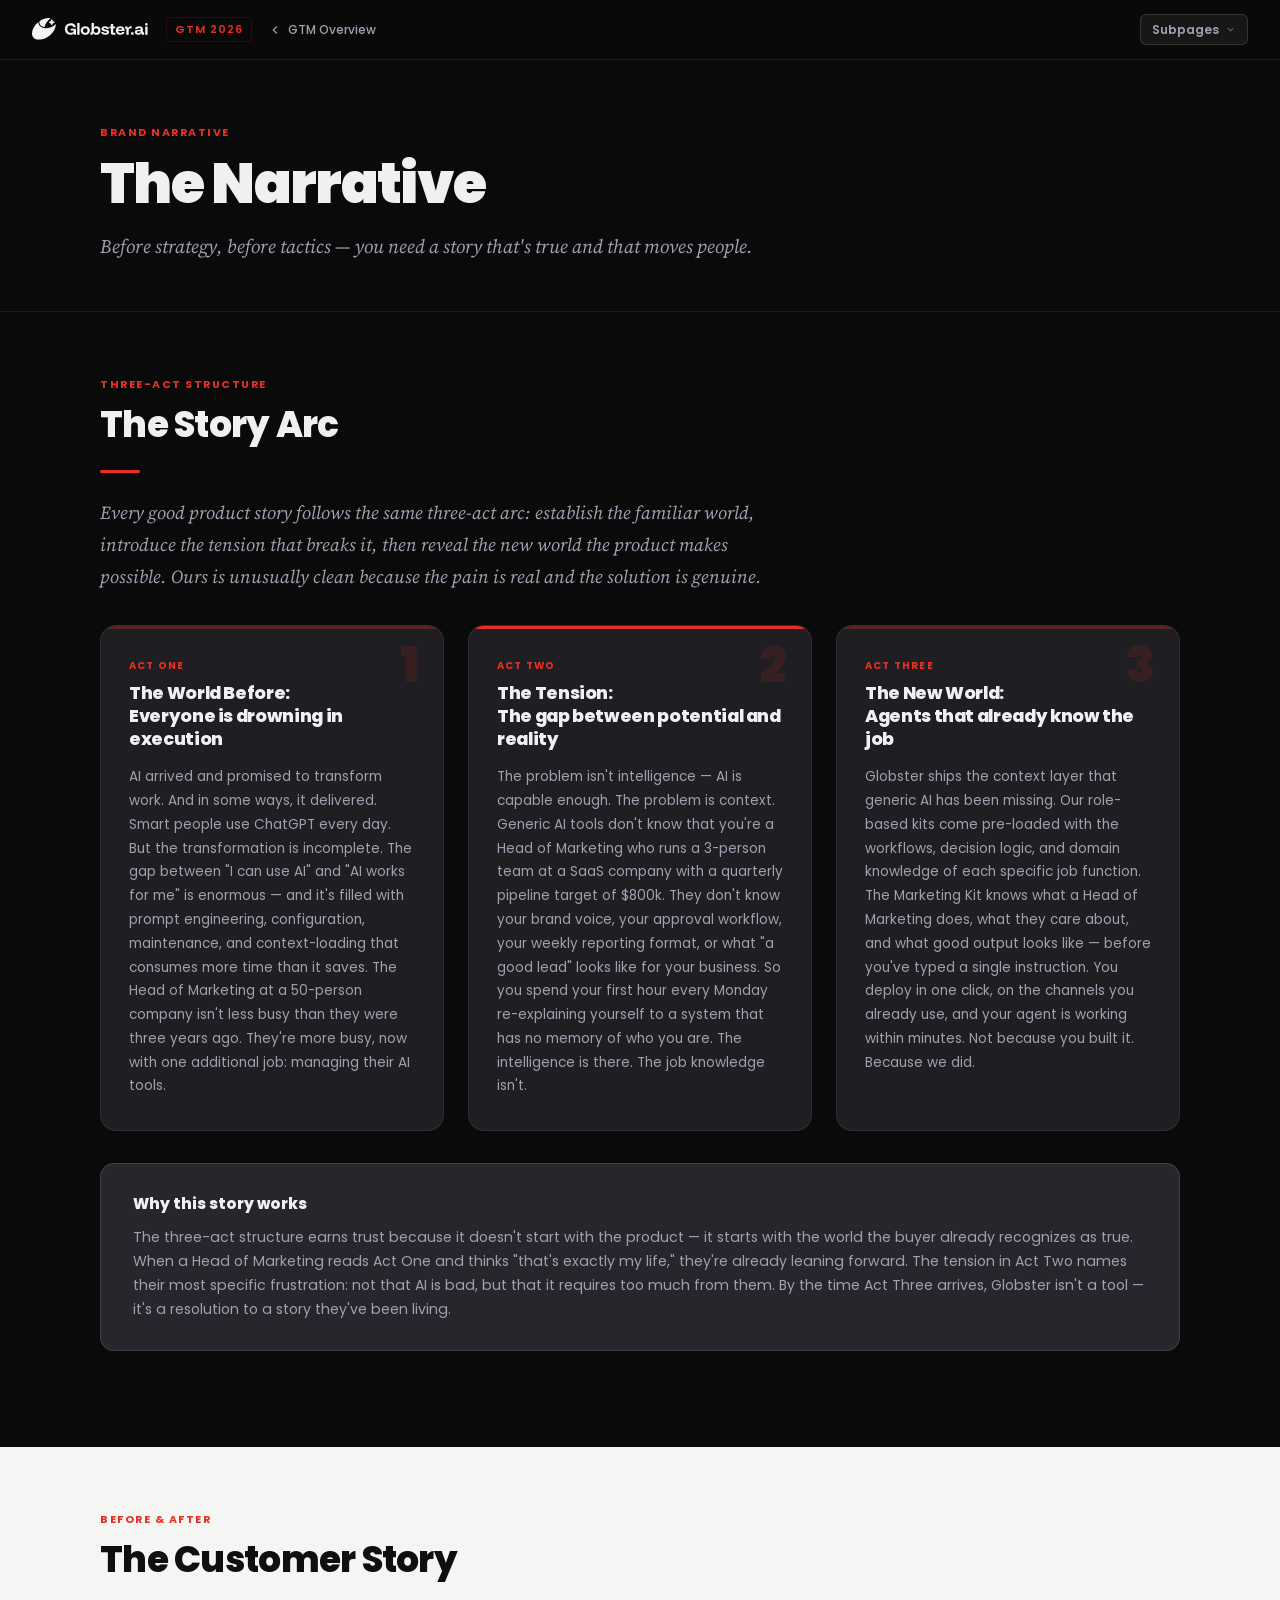
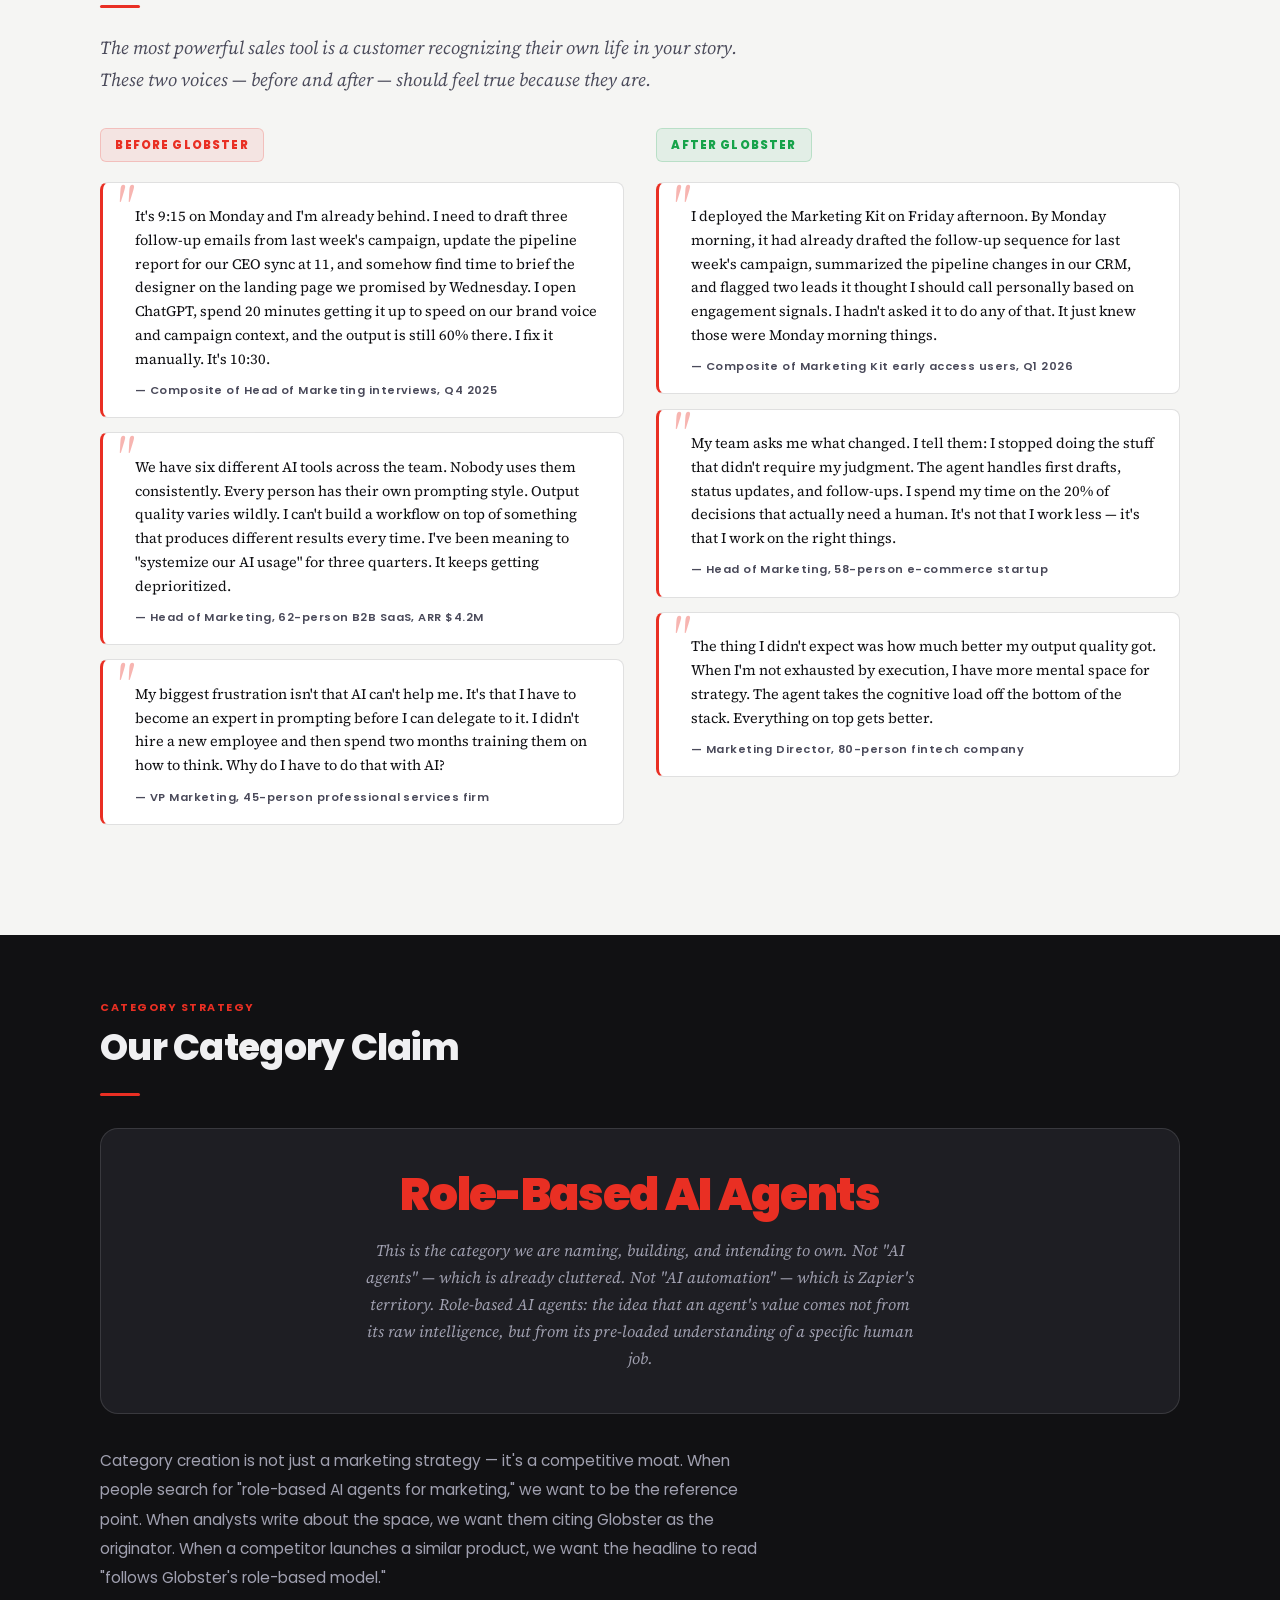
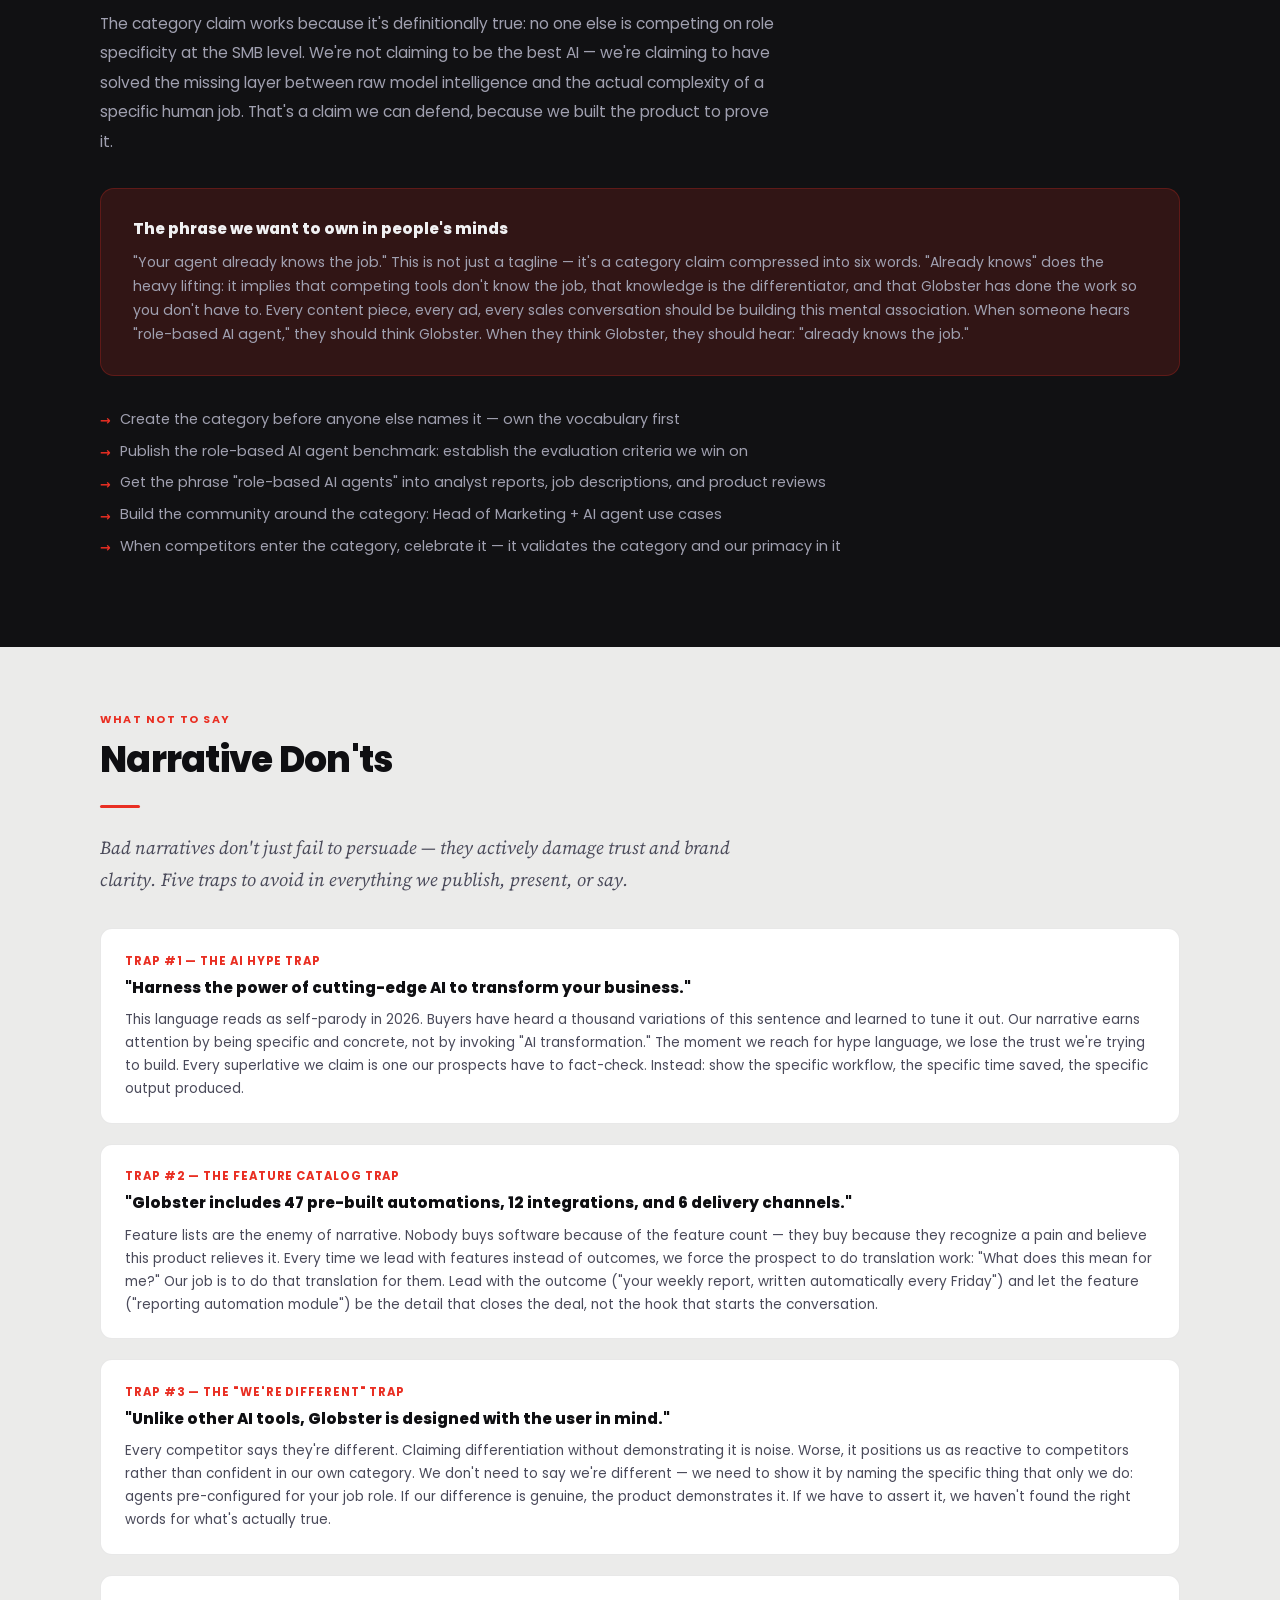
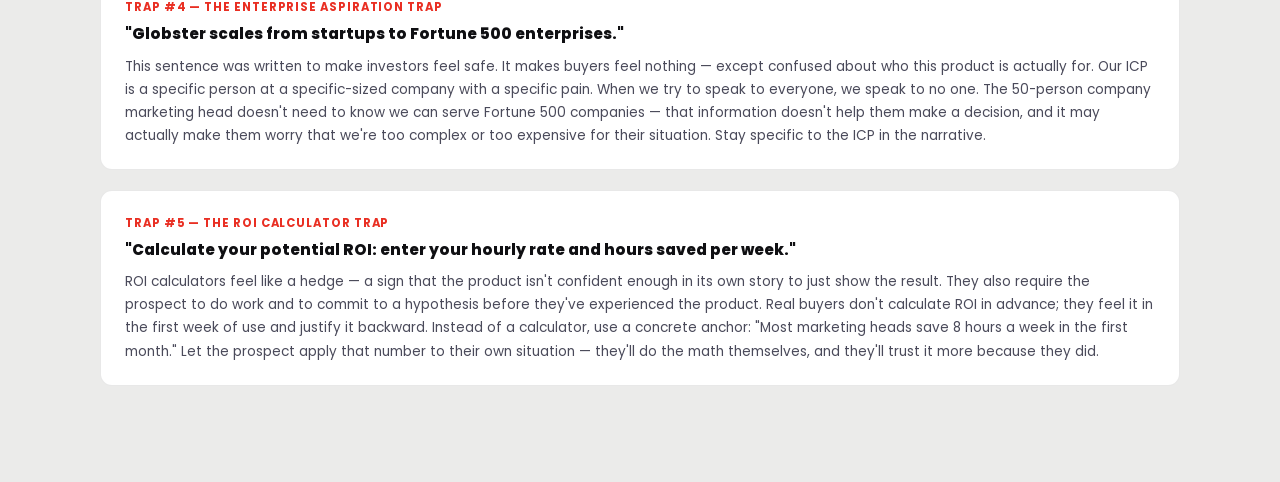
<file: gtm-narrative.html>
<!DOCTYPE html>
<html lang="en" data-theme="dark">
<head>
  <meta charset="UTF-8">
  <meta name="viewport" content="width=device-width, initial-scale=1.0">
  <title>The Narrative — Globster GTM 2026</title>
  <link rel="preconnect" href="https://fonts.googleapis.com">
  <link rel="preconnect" href="https://fonts.gstatic.com" crossorigin>
  <link href="https://fonts.googleapis.com/css2?family=Poppins:wght@400;500;600;700;800;900&family=Source+Serif+4:ital,wght@0,400;0,600;1,400&display=swap" rel="stylesheet">
  <link rel="stylesheet" href="styles.css">
  <style>
    :root {
      --light-bg: #f5f5f3; --light-bg-2: #ebebea;
      --light-text: #0f0f12; --light-text-2: #4a4a5a;
      --light-surface: #ffffff; --light-border: rgba(0,0,0,.09);
    }
    * { box-sizing: border-box; }
    #progress-bar { position: fixed; top: 0; left: 0; height: 3px; width: 0%; background: var(--accent); z-index: 9999; transition: width 80ms linear; }
    body { padding-top: 60px; font-family: var(--font, 'Poppins', sans-serif); }

    .gtm-nav { position: fixed; top: 0; left: 0; right: 0; height: 60px; background: rgba(10,10,11,.92); backdrop-filter: blur(12px); border-bottom: 1px solid var(--border); display: flex; align-items: center; justify-content: space-between; padding: 0 2rem; z-index: 1000; gap: 1rem; }
    .gtm-nav__brand { display: flex; align-items: center; gap: .6rem; text-decoration: none; flex-shrink: 0; }
    .gtm-nav__logo { font-size: .95rem; font-weight: 800; color: var(--text); letter-spacing: -.01em; }
    .gtm-nav__label { font-size: .68rem; font-weight: 600; letter-spacing: .1em; text-transform: uppercase; color: var(--accent); padding: .2rem .5rem; border: 1px solid var(--accent-dim); border-radius: 4px; }
    .gtm-nav__back { font-size: .75rem; font-weight: 500; color: var(--text-2); text-decoration: none; display: flex; align-items: center; gap: .35rem; transition: color 150ms; }
    .gtm-nav__back:hover { color: var(--text); }
    .gtm-nav__sub { position: relative; margin-left: auto; }
    .gtm-nav__sub-btn { display: flex; align-items: center; gap: .35rem; font-size: .75rem; font-weight: 600; color: var(--text-2); background: rgba(255,255,255,.06); border: 1px solid var(--border-med); border-radius: 6px; padding: .35rem .7rem; cursor: pointer; transition: all 150ms; white-space: nowrap; }
    .gtm-nav__sub-btn:hover { color: var(--text); background: rgba(255,255,255,.1); }
    .gtm-nav__sub-btn svg { width: 11px; height: 11px; opacity: .5; transition: transform 200ms; }
    .gtm-nav__dropdown { position: absolute; top: calc(100% + 8px); right: 0; min-width: 210px; background: #1a1a1f; border: 1px solid var(--border-med); border-radius: 10px; padding: .4rem; box-shadow: var(--shadow-lg); display: none; flex-direction: column; gap: .1rem; z-index: 2000; }
    .gtm-nav__dropdown.open { display: flex; }
    .gtm-nav__dropdown a { font-size: .78rem; font-weight: 500; color: var(--text-2); text-decoration: none; padding: .5rem .75rem; border-radius: 6px; transition: all 150ms; }
    .gtm-nav__dropdown a:hover { color: var(--text); background: rgba(255,255,255,.06); }
    .gtm-nav__dropdown a.active { color: var(--accent); background: var(--accent-dim); }

    .page-hero { padding: 4rem 2rem 3rem; background: var(--bg); border-bottom: 1px solid var(--border); }
    .page-hero__inner { max-width: 1080px; margin: 0 auto; }
    .page-hero__eyebrow { font-size: .68rem; font-weight: 700; letter-spacing: .14em; text-transform: uppercase; color: var(--accent); margin-bottom: .75rem; display: block; }
    .page-hero__h1 { font-size: clamp(2rem, 5vw, 3.5rem); font-weight: 900; letter-spacing: -.03em; line-height: 1.1; color: var(--text); margin: 0 0 1rem; }
    .page-hero__sub { font-family: 'Source Serif 4', Georgia, serif; font-style: italic; font-size: clamp(1rem, 2vw, 1.2rem); color: var(--text-2); line-height: 1.65; max-width: 660px; margin: 0; }

    .gtm-section { padding: 4rem 2rem; position: relative; }
    .gtm-section--dark { background: var(--bg, #0a0a0b); color: var(--text); }
    .gtm-section--dark2 { background: var(--bg-2, #111113); color: var(--text); }
    .gtm-section--light { background: var(--light-bg); color: var(--light-text); }
    .gtm-section--light2 { background: var(--light-bg-2); color: var(--light-text); }
    .gtm-inner { max-width: 1080px; margin: 0 auto; }
    .gtm-section-label { font-size: .68rem; font-weight: 700; letter-spacing: .14em; text-transform: uppercase; color: var(--accent); margin-bottom: .6rem; display: block; }
    .gtm-h2 { font-size: clamp(1.5rem, 3vw, 2.25rem); font-weight: 800; line-height: 1.2; letter-spacing: -.02em; margin: 0 0 1.5rem; }
    .gtm-section--dark .gtm-h2, .gtm-section--dark2 .gtm-h2 { color: var(--text); }
    .gtm-section--light .gtm-h2, .gtm-section--light2 .gtm-h2 { color: var(--light-text); }
    .gtm-divider { width: 2.5rem; height: 3px; background: var(--accent); border-radius: 2px; margin: 1rem 0 1.5rem; }
    .gtm-lead { font-family: 'Source Serif 4', Georgia, serif; font-size: clamp(1rem, 1.8vw, 1.15rem); font-style: italic; line-height: 1.75; margin: 0 0 2rem; max-width: 680px; }
    .gtm-section--dark .gtm-lead, .gtm-section--dark2 .gtm-lead { color: var(--text-2); }
    .gtm-section--light .gtm-lead, .gtm-section--light2 .gtm-lead { color: var(--light-text-2); }
    .gtm-narrative { font-size: .97rem; line-height: 1.9; max-width: 680px; }
    .gtm-section--dark .gtm-narrative, .gtm-section--dark2 .gtm-narrative { color: var(--text-2); }
    .gtm-section--light .gtm-narrative, .gtm-section--light2 .gtm-narrative { color: var(--light-text-2); }

    .styled-list { list-style: none; padding: 0; margin: 1.5rem 0; display: flex; flex-direction: column; gap: .5rem; }
    .styled-list li { font-size: .9rem; line-height: 1.65; padding-left: 1.25rem; position: relative; }
    .gtm-section--dark .styled-list li, .gtm-section--dark2 .styled-list li { color: var(--text-2); }
    .gtm-section--light .styled-list li, .gtm-section--light2 .styled-list li { color: var(--light-text-2); }
    .styled-list li::before { content: '→'; position: absolute; left: 0; color: var(--accent); font-size: .8rem; top: .15rem; font-weight: 700; }

    .callout { background: var(--surface-2); border: 1px solid var(--border-med); border-radius: 14px; padding: 1.75rem 2rem; margin: 2rem 0; }
    .callout--accent { background: var(--accent-dim); border-color: rgba(233,47,35,.25); }
    .callout__title { font-size: .95rem; font-weight: 800; margin-bottom: .6rem; color: var(--text); }
    .callout__body { font-size: .88rem; line-height: 1.7; color: var(--text-2); }

    .evidence-block { border: 1px solid var(--border-med); border-left: 3px solid var(--accent); border-radius: 8px; padding: 1.4rem 1.4rem 1.1rem 2rem; margin-bottom: .9rem; font-family: 'Source Serif 4', Georgia, serif; font-size: .9rem; line-height: 1.65; position: relative; }
    .gtm-section--dark .evidence-block, .gtm-section--dark2 .evidence-block { background: var(--surface); color: var(--text); }
    .gtm-section--light .evidence-block, .gtm-section--light2 .evidence-block { background: var(--light-surface); color: var(--light-text); border-color: rgba(0,0,0,.12); border-left-color: var(--accent); }
    .evidence-block::before { content: '"'; position: absolute; top: -.2rem; left: .6rem; font-size: 3.5rem; line-height: 1; color: var(--accent); opacity: .35; font-style: italic; pointer-events: none; }
    .evidence-block .source { display: block; margin-top: .6rem; font-family: 'Poppins', sans-serif; font-size: .7rem; font-weight: 600; letter-spacing: .04em; font-style: normal; }
    .gtm-section--dark .evidence-block .source, .gtm-section--dark2 .evidence-block .source { color: var(--text-3); }
    .gtm-section--light .evidence-block .source, .gtm-section--light2 .evidence-block .source { color: var(--light-text-2); }

    /* Story arc acts */
    .acts-grid { display: grid; grid-template-columns: repeat(3, 1fr); gap: 1.5rem; margin: 2rem 0; }
    @media (max-width: 768px) { .acts-grid { grid-template-columns: 1fr; } }
    .act-card { background: var(--surface); border: 1px solid var(--border); border-radius: 16px; padding: 2rem 1.75rem; position: relative; overflow: hidden; }
    .act-card::before { content: ''; position: absolute; top: 0; left: 0; right: 0; height: 3px; background: var(--accent); opacity: .3; }
    .act-card--climax::before { opacity: 1; }
    .act-card__num { font-size: 3rem; font-weight: 900; color: var(--accent); opacity: .12; line-height: 1; position: absolute; top: 1rem; right: 1.5rem; pointer-events: none; }
    .act-card__act { font-size: .62rem; font-weight: 700; letter-spacing: .12em; text-transform: uppercase; color: var(--accent); margin-bottom: .5rem; }
    .act-card__title { font-size: 1.1rem; font-weight: 800; color: var(--text); margin-bottom: .9rem; letter-spacing: -.02em; line-height: 1.3; }
    .act-card__body { font-size: .85rem; line-height: 1.75; color: var(--text-2); }

    /* Before/After */
    .before-after { display: grid; grid-template-columns: 1fr 1fr; gap: 2rem; margin: 2rem 0; }
    @media (max-width: 640px) { .before-after { grid-template-columns: 1fr; } }
    .ba-col__label { font-size: .72rem; font-weight: 800; letter-spacing: .1em; text-transform: uppercase; padding: .4rem .9rem; border-radius: 6px; display: inline-block; margin-bottom: 1.25rem; }
    .ba-col__label--before { background: rgba(233,47,35,.08); color: var(--accent); border: 1px solid rgba(233,47,35,.2); }
    .ba-col__label--after { background: rgba(22,163,74,.08); color: #16a34a; border: 1px solid rgba(22,163,74,.2); }

    /* Category callout */
    .category-hero { background: var(--surface); border: 1px solid var(--border-med); border-radius: 18px; padding: 2.5rem; margin: 2rem 0; text-align: center; }
    .category-hero__phrase { font-size: clamp(1.5rem, 4vw, 2.8rem); font-weight: 900; letter-spacing: -.03em; color: var(--accent); line-height: 1.15; margin-bottom: 1rem; }
    .category-hero__sub { font-family: 'Source Serif 4', Georgia, serif; font-style: italic; font-size: 1rem; line-height: 1.7; color: var(--text-2); max-width: 560px; margin: 0 auto; }

    /* Don'ts list */
    .donts-list { display: flex; flex-direction: column; gap: 1.25rem; margin: 2rem 0; }
    .dont-item { background: var(--light-surface); border: 1px solid var(--light-border); border-radius: 12px; padding: 1.4rem 1.5rem; }
    .dont-item__trap { font-size: .72rem; font-weight: 700; letter-spacing: .08em; text-transform: uppercase; color: var(--accent); margin-bottom: .35rem; }
    .dont-item__title { font-size: .95rem; font-weight: 800; color: var(--light-text); margin-bottom: .5rem; }
    .dont-item__body { font-size: .85rem; line-height: 1.7; color: var(--light-text-2); }

    @media (max-width: 640px) { .acts-grid { grid-template-columns: 1fr; } }
  </style>
</head>
<body>
<div id="progress-bar"></div>
<header class="gtm-nav">
  <a href="GTM planning.html" class="gtm-nav__brand">
    <img src="assets/globster-logo-dark.svg" alt="Globster" style="height:22px;width:auto;display:block;">
    <span class="gtm-nav__label">GTM 2026</span>
  </a>
  <a href="GTM planning.html" class="gtm-nav__back">
    <svg viewBox="0 0 24 24" fill="none" stroke="currentColor" stroke-width="2" width="14" height="14"><polyline points="15 18 9 12 15 6"/></svg>
    GTM Overview
  </a>
  <div class="gtm-nav__sub">
    <button class="gtm-nav__sub-btn">
      Subpages
      <svg viewBox="0 0 24 24" fill="none" stroke="currentColor" stroke-width="2.5"><polyline points="6 9 12 15 18 9"/></svg>
    </button>
    <div class="gtm-nav__dropdown">
      <a href="gtm-competitors.html">Competitive Landscape</a>
      <a href="gtm-icp.html">ICP Framework</a>
      <a href="gtm-messaging.html">Messaging Framework</a>
      <a href="gtm-narrative.html">Narrative</a>
      <a href="gtm-channels.html">Channel Strategy</a>
      <a href="gtm-content.html">Content Strategy</a>
      <a href="gtm-launch.html">Launch Sequence</a>
      <a href="gtm-metrics.html">Success Metrics</a>
    </div>
  </div>
</header>

<!-- HERO -->
<section class="page-hero">
  <div class="page-hero__inner">
    <span class="page-hero__eyebrow">Brand Narrative</span>
    <h1 class="page-hero__h1">The Narrative</h1>
    <p class="page-hero__sub">Before strategy, before tactics — you need a story that's true and that moves people.</p>
  </div>
</section>

<!-- SECTION 1: THE STORY ARC -->
<section class="gtm-section gtm-section--dark">
  <div class="gtm-inner">
    <span class="gtm-section-label">Three-Act Structure</span>
    <h2 class="gtm-h2">The Story Arc</h2>
    <div class="gtm-divider"></div>
    <p class="gtm-lead">Every good product story follows the same three-act arc: establish the familiar world, introduce the tension that breaks it, then reveal the new world the product makes possible. Ours is unusually clean because the pain is real and the solution is genuine.</p>

    <div class="acts-grid">
      <div class="act-card">
        <div class="act-card__num">1</div>
        <div class="act-card__act">Act One</div>
        <div class="act-card__title">The World Before:<br>Everyone is drowning in execution</div>
        <div class="act-card__body">AI arrived and promised to transform work. And in some ways, it delivered. Smart people use ChatGPT every day. But the transformation is incomplete. The gap between "I can use AI" and "AI works for me" is enormous — and it's filled with prompt engineering, configuration, maintenance, and context-loading that consumes more time than it saves. The Head of Marketing at a 50-person company isn't less busy than they were three years ago. They're more busy, now with one additional job: managing their AI tools.</div>
      </div>

      <div class="act-card act-card--climax">
        <div class="act-card__num">2</div>
        <div class="act-card__act">Act Two</div>
        <div class="act-card__title">The Tension:<br>The gap between potential and reality</div>
        <div class="act-card__body">The problem isn't intelligence — AI is capable enough. The problem is context. Generic AI tools don't know that you're a Head of Marketing who runs a 3-person team at a SaaS company with a quarterly pipeline target of $800k. They don't know your brand voice, your approval workflow, your weekly reporting format, or what "a good lead" looks like for your business. So you spend your first hour every Monday re-explaining yourself to a system that has no memory of who you are. The intelligence is there. The job knowledge isn't.</div>
      </div>

      <div class="act-card">
        <div class="act-card__num">3</div>
        <div class="act-card__act">Act Three</div>
        <div class="act-card__title">The New World:<br>Agents that already know the job</div>
        <div class="act-card__body">Globster ships the context layer that generic AI has been missing. Our role-based kits come pre-loaded with the workflows, decision logic, and domain knowledge of each specific job function. The Marketing Kit knows what a Head of Marketing does, what they care about, and what good output looks like — before you've typed a single instruction. You deploy in one click, on the channels you already use, and your agent is working within minutes. Not because you built it. Because we did.</div>
      </div>
    </div>

    <div class="callout" style="margin-top: 1rem;">
      <div class="callout__title">Why this story works</div>
      <div class="callout__body">The three-act structure earns trust because it doesn't start with the product — it starts with the world the buyer already recognizes as true. When a Head of Marketing reads Act One and thinks "that's exactly my life," they're already leaning forward. The tension in Act Two names their most specific frustration: not that AI is bad, but that it requires too much from them. By the time Act Three arrives, Globster isn't a tool — it's a resolution to a story they've been living.</div>
    </div>
  </div>
</section>

<!-- SECTION 2: THE CUSTOMER STORY -->
<section class="gtm-section gtm-section--light">
  <div class="gtm-inner">
    <span class="gtm-section-label">Before &amp; After</span>
    <h2 class="gtm-h2" style="color: var(--light-text);">The Customer Story</h2>
    <div class="gtm-divider"></div>
    <p class="gtm-lead" style="color: var(--light-text-2);">The most powerful sales tool is a customer recognizing their own life in your story. These two voices — before and after — should feel true because they are.</p>

    <div class="before-after">
      <div>
        <span class="ba-col__label ba-col__label--before">Before Globster</span>

        <div class="evidence-block">
          It's 9:15 on Monday and I'm already behind. I need to draft three follow-up emails from last week's campaign, update the pipeline report for our CEO sync at 11, and somehow find time to brief the designer on the landing page we promised by Wednesday. I open ChatGPT, spend 20 minutes getting it up to speed on our brand voice and campaign context, and the output is still 60% there. I fix it manually. It's 10:30.
          <span class="source">— Composite of Head of Marketing interviews, Q4 2025</span>
        </div>

        <div class="evidence-block">
          We have six different AI tools across the team. Nobody uses them consistently. Every person has their own prompting style. Output quality varies wildly. I can't build a workflow on top of something that produces different results every time. I've been meaning to "systemize our AI usage" for three quarters. It keeps getting deprioritized.
          <span class="source">— Head of Marketing, 62-person B2B SaaS, ARR $4.2M</span>
        </div>

        <div class="evidence-block">
          My biggest frustration isn't that AI can't help me. It's that I have to become an expert in prompting before I can delegate to it. I didn't hire a new employee and then spend two months training them on how to think. Why do I have to do that with AI?
          <span class="source">— VP Marketing, 45-person professional services firm</span>
        </div>
      </div>

      <div>
        <span class="ba-col__label ba-col__label--after">After Globster</span>

        <div class="evidence-block">
          I deployed the Marketing Kit on Friday afternoon. By Monday morning, it had already drafted the follow-up sequence for last week's campaign, summarized the pipeline changes in our CRM, and flagged two leads it thought I should call personally based on engagement signals. I hadn't asked it to do any of that. It just knew those were Monday morning things.
          <span class="source">— Composite of Marketing Kit early access users, Q1 2026</span>
        </div>

        <div class="evidence-block">
          My team asks me what changed. I tell them: I stopped doing the stuff that didn't require my judgment. The agent handles first drafts, status updates, and follow-ups. I spend my time on the 20% of decisions that actually need a human. It's not that I work less — it's that I work on the right things.
          <span class="source">— Head of Marketing, 58-person e-commerce startup</span>
        </div>

        <div class="evidence-block">
          The thing I didn't expect was how much better my output quality got. When I'm not exhausted by execution, I have more mental space for strategy. The agent takes the cognitive load off the bottom of the stack. Everything on top gets better.
          <span class="source">— Marketing Director, 80-person fintech company</span>
        </div>
      </div>
    </div>
  </div>
</section>

<!-- SECTION 3: CATEGORY CLAIM -->
<section class="gtm-section gtm-section--dark2">
  <div class="gtm-inner">
    <span class="gtm-section-label">Category Strategy</span>
    <h2 class="gtm-h2">Our Category Claim</h2>
    <div class="gtm-divider"></div>

    <div class="category-hero">
      <div class="category-hero__phrase">Role-Based AI Agents</div>
      <p class="category-hero__sub">This is the category we are naming, building, and intending to own. Not "AI agents" — which is already cluttered. Not "AI automation" — which is Zapier's territory. Role-based AI agents: the idea that an agent's value comes not from its raw intelligence, but from its pre-loaded understanding of a specific human job.</p>
    </div>

    <p class="gtm-narrative">Category creation is not just a marketing strategy — it's a competitive moat. When people search for "role-based AI agents for marketing," we want to be the reference point. When analysts write about the space, we want them citing Globster as the originator. When a competitor launches a similar product, we want the headline to read "follows Globster's role-based model."</p>

    <p class="gtm-narrative" style="margin-top: 1rem;">The category claim works because it's definitionally true: no one else is competing on role specificity at the SMB level. We're not claiming to be the best AI — we're claiming to have solved the missing layer between raw model intelligence and the actual complexity of a specific human job. That's a claim we can defend, because we built the product to prove it.</p>

    <div class="callout callout--accent" style="margin-top: 2rem;">
      <div class="callout__title">The phrase we want to own in people's minds</div>
      <div class="callout__body">"Your agent already knows the job." This is not just a tagline — it's a category claim compressed into six words. "Already knows" does the heavy lifting: it implies that competing tools don't know the job, that knowledge is the differentiator, and that Globster has done the work so you don't have to. Every content piece, every ad, every sales conversation should be building this mental association. When someone hears "role-based AI agent," they should think Globster. When they think Globster, they should hear: "already knows the job."</div>
    </div>

    <ul class="styled-list" style="margin-top: 1.5rem;">
      <li>Create the category before anyone else names it — own the vocabulary first</li>
      <li>Publish the role-based AI agent benchmark: establish the evaluation criteria we win on</li>
      <li>Get the phrase "role-based AI agents" into analyst reports, job descriptions, and product reviews</li>
      <li>Build the community around the category: Head of Marketing + AI agent use cases</li>
      <li>When competitors enter the category, celebrate it — it validates the category and our primacy in it</li>
    </ul>
  </div>
</section>

<!-- SECTION 4: NARRATIVE DON'TS -->
<section class="gtm-section gtm-section--light2">
  <div class="gtm-inner">
    <span class="gtm-section-label">What Not To Say</span>
    <h2 class="gtm-h2" style="color: var(--light-text);">Narrative Don'ts</h2>
    <div class="gtm-divider"></div>
    <p class="gtm-lead" style="color: var(--light-text-2);">Bad narratives don't just fail to persuade — they actively damage trust and brand clarity. Five traps to avoid in everything we publish, present, or say.</p>

    <div class="donts-list">
      <div class="dont-item">
        <div class="dont-item__trap">Trap #1 — The AI Hype Trap</div>
        <div class="dont-item__title">"Harness the power of cutting-edge AI to transform your business."</div>
        <div class="dont-item__body">This language reads as self-parody in 2026. Buyers have heard a thousand variations of this sentence and learned to tune it out. Our narrative earns attention by being specific and concrete, not by invoking "AI transformation." The moment we reach for hype language, we lose the trust we're trying to build. Every superlative we claim is one our prospects have to fact-check. Instead: show the specific workflow, the specific time saved, the specific output produced.</div>
      </div>

      <div class="dont-item">
        <div class="dont-item__trap">Trap #2 — The Feature Catalog Trap</div>
        <div class="dont-item__title">"Globster includes 47 pre-built automations, 12 integrations, and 6 delivery channels."</div>
        <div class="dont-item__body">Feature lists are the enemy of narrative. Nobody buys software because of the feature count — they buy because they recognize a pain and believe this product relieves it. Every time we lead with features instead of outcomes, we force the prospect to do translation work: "What does this mean for me?" Our job is to do that translation for them. Lead with the outcome ("your weekly report, written automatically every Friday") and let the feature ("reporting automation module") be the detail that closes the deal, not the hook that starts the conversation.</div>
      </div>

      <div class="dont-item">
        <div class="dont-item__trap">Trap #3 — The "We're Different" Trap</div>
        <div class="dont-item__title">"Unlike other AI tools, Globster is designed with the user in mind."</div>
        <div class="dont-item__body">Every competitor says they're different. Claiming differentiation without demonstrating it is noise. Worse, it positions us as reactive to competitors rather than confident in our own category. We don't need to say we're different — we need to show it by naming the specific thing that only we do: agents pre-configured for your job role. If our difference is genuine, the product demonstrates it. If we have to assert it, we haven't found the right words for what's actually true.</div>
      </div>

      <div class="dont-item">
        <div class="dont-item__trap">Trap #4 — The Enterprise Aspiration Trap</div>
        <div class="dont-item__title">"Globster scales from startups to Fortune 500 enterprises."</div>
        <div class="dont-item__body">This sentence was written to make investors feel safe. It makes buyers feel nothing — except confused about who this product is actually for. Our ICP is a specific person at a specific-sized company with a specific pain. When we try to speak to everyone, we speak to no one. The 50-person company marketing head doesn't need to know we can serve Fortune 500 companies — that information doesn't help them make a decision, and it may actually make them worry that we're too complex or too expensive for their situation. Stay specific to the ICP in the narrative.</div>
      </div>

      <div class="dont-item">
        <div class="dont-item__trap">Trap #5 — The ROI Calculator Trap</div>
        <div class="dont-item__title">"Calculate your potential ROI: enter your hourly rate and hours saved per week."</div>
        <div class="dont-item__body">ROI calculators feel like a hedge — a sign that the product isn't confident enough in its own story to just show the result. They also require the prospect to do work and to commit to a hypothesis before they've experienced the product. Real buyers don't calculate ROI in advance; they feel it in the first week of use and justify it backward. Instead of a calculator, use a concrete anchor: "Most marketing heads save 8 hours a week in the first month." Let the prospect apply that number to their own situation — they'll do the math themselves, and they'll trust it more because they did.</div>
      </div>
    </div>
  </div>
</section>

<script>
  window.addEventListener('scroll', () => {
    const p = window.scrollY / (document.body.scrollHeight - window.innerHeight);
    document.getElementById('progress-bar').style.width = (p * 100) + '%';
  }, { passive: true });
  const subBtn = document.querySelector('.gtm-nav__sub-btn');
  const dropdown = document.querySelector('.gtm-nav__dropdown');
  subBtn.addEventListener('click', e => { e.stopPropagation(); dropdown.classList.toggle('open'); subBtn.querySelector('svg').style.transform = dropdown.classList.contains('open') ? 'rotate(180deg)' : ''; });
  document.addEventListener('click', () => { dropdown.classList.remove('open'); subBtn.querySelector('svg').style.transform = ''; });
  dropdown.addEventListener('click', e => e.stopPropagation());
  const currentFile = location.pathname.split('/').pop();
  document.querySelectorAll('.gtm-nav__dropdown a').forEach(a => { if (a.getAttribute('href') === currentFile) a.classList.add('active'); });
</script>
</body>
</html>
</file>
<file: styles.css>
/* ============================================================
   Globster.ai — Full redesign
   12-section brief · Photo hero · Dark editorial
   ============================================================ */

*, *::before, *::after { box-sizing: border-box; margin: 0; padding: 0; }

:root {
  --bg:          #0a0a0b;
  --bg-rgb:      10, 10, 11;
  --bg-2:        #111113;
  --surface:     #1e1e23;
  --surface-2:   #26262d;
  --border:      rgba(255,255,255,.07);
  --border-med:  rgba(255,255,255,.12);
  --text:        #f0f0f2;
  --text-2:      #a0a0b0;
  --text-3:      #6a6a80;
  --accent:      #e92f23;
  --accent-dim:  rgba(233,47,35,.15);
  --accent-glow: rgba(233,47,35,.35);
  --font:        "Poppins", system-ui, sans-serif;
  --font-serif:  "Source Serif 4", Georgia, serif;
  --radius-sm:   8px;
  --radius-md:   14px;
  --radius-lg:   24px;
  --radius-xl:   36px;
  --shadow-sm:   0 2px 8px rgba(0,0,0,.4);
  --shadow-md:   0 8px 32px rgba(0,0,0,.5);
  --shadow-lg:   0 24px 64px rgba(0,0,0,.6);
  --nav-h:       68px;
  --ease:        cubic-bezier(.4,0,.2,1);
}

[data-theme="light"] {
  --bg:         #ffffff;
  --bg-rgb:     255, 255, 255;
  --bg-2:       #f7f7f8;
  --surface:    #ffffff;
  --surface-2:  #f0f0f3;
  --border:     rgba(0,0,0,.07);
  --border-med: rgba(0,0,0,.12);
  --text:       #0f0f12;
  --text-2:     #4a4a60;
  --text-3:     #8a8aa0;
  --accent-dim: rgba(233,47,35,.08);
  --shadow-sm:  0 2px 8px rgba(0,0,0,.08);
  --shadow-md:  0 8px 32px rgba(0,0,0,.1);
  --shadow-lg:  0 24px 64px rgba(0,0,0,.12);
}

html { scroll-behavior: smooth; -webkit-font-smoothing: antialiased; scroll-padding-top: var(--nav-h); margin: 0; padding: 0; }
body { font-family: var(--font); background: var(--bg); color: var(--text); line-height: 1.6; overflow-x: hidden; margin: 0; padding: 0; }
img { display: block; max-width: 100%; }
video { display: block; }
a { color: inherit; text-decoration: none; }
button { font-family: inherit; cursor: pointer; border: none; background: none; }
ul { list-style: none; }

.container {
  width: min(100%, 1200px);
  margin-inline: auto;
  padding-inline: clamp(20px, 5vw, 60px);
}

.skip-link {
  position: fixed; top: -100%; left: 1rem; z-index: 9999;
  padding: .5rem 1rem; background: var(--accent); color: #fff;
  border-radius: var(--radius-sm); font-weight: 600; transition: top .2s;
}
.skip-link:focus { top: 1rem; }

/* ── Nav ──────────────────────────────────────────────────── */
.site-header {
  position: fixed; top: 0; left: 0; right: 0;
  z-index: 100; height: var(--nav-h);
  display: flex; align-items: center;
  background: transparent;
  border-bottom: 1px solid transparent;
  transition: background .35s var(--ease), border-color .35s var(--ease), box-shadow .35s var(--ease);
}
.site-header.is-scrolled {
  background: rgba(255,255,255,.97);
  backdrop-filter: blur(20px) saturate(180%);
  -webkit-backdrop-filter: blur(20px) saturate(180%);
  border-color: rgba(0,0,0,.07);
  box-shadow: 0 1px 24px rgba(0,0,0,.08);
}

/* Logo left · nav centered · CTA right */
.site-header__inner {
  display: grid;
  grid-template-columns: 1fr auto 1fr;
  align-items: center;
  gap: 1.5rem;
  width: 100%;
}
.brand { display: flex; align-items: center; justify-content: flex-start; }
.brand img { height: 28px; width: auto; }

/* Unscrolled (any theme) → white logo */
.brand__logo-dark  { display: block; filter: brightness(0) invert(1); }
.brand__logo-light { display: none; }

/* Scrolled → always show brand/colored logo */
.site-header.is-scrolled .brand__logo-dark  { display: none; }
.site-header.is-scrolled .brand__logo-light { display: block; filter: none; }

/* Light mode unscrolled also shows white logo */
[data-theme="light"] .brand__logo-dark  { display: block; filter: brightness(0) invert(1); }
[data-theme="light"] .brand__logo-light { display: none; }
[data-theme="light"] .site-header.is-scrolled .brand__logo-dark  { display: none; }
[data-theme="light"] .site-header.is-scrolled .brand__logo-light { display: block; filter: none; }

/* Mobile-only CTA — hidden by default, shown on mobile scroll */

/* Center column */
.site-header__inner > nav { display: flex; justify-content: center; }
.nav-links { display: flex; align-items: center; gap: .15rem; }
.nav-links a {
  padding: .4rem .75rem; font-size: .84rem; font-weight: 500;
  color: rgba(240,240,242,.78); border-radius: var(--radius-sm);
  transition: color .2s, background .2s; white-space: nowrap;
}
.nav-links a:hover { color: #fff; background: rgba(255,255,255,.1); }

/* Scrolled: dark text on white nav */
.site-header.is-scrolled .nav-links a { color: rgba(15,15,18,.65); }
.site-header.is-scrolled .nav-links a:hover { color: #0f0f12; background: rgba(0,0,0,.05); }

/* Right column */
.nav-actions { display: flex; align-items: center; justify-content: flex-end; gap: .75rem; flex-shrink: 0; }

.theme-toggle {
  display: grid; place-items: center;
  width: 36px; height: 36px; border-radius: 50%;
  color: rgba(240,240,242,.7); transition: color .2s, background .2s;
  position: relative;
}
.theme-toggle:hover { color: #fff; background: rgba(255,255,255,.1); }
.site-header.is-scrolled .theme-toggle { color: rgba(15,15,18,.55); }
.site-header.is-scrolled .theme-toggle:hover { color: #0f0f12; background: rgba(0,0,0,.06); }
.icon-sun, .icon-moon { position: absolute; transition: opacity .25s, transform .3s var(--ease); }
.icon-sun  { opacity: 0; transform: rotate(90deg) scale(.6); }
.icon-moon { opacity: 1; transform: none; }
[data-theme="light"] .icon-sun  { opacity: 1; transform: none; }
[data-theme="light"] .icon-moon { opacity: 0; transform: rotate(-90deg) scale(.6); }

.menu-btn {
  display: none; align-items: center; justify-content: center;
  width: 36px; height: 36px; border-radius: var(--radius-sm);
  color: var(--text-2); transition: color .2s, background .2s;
}
.menu-btn:hover { color: var(--text); background: var(--border); }

/* ── Buttons ──────────────────────────────────────────────── */
.btn {
  display: inline-flex; align-items: center; gap: .5rem;
  padding: .65rem 1.4rem; font-size: .9rem; font-weight: 600;
  border-radius: 100px; transition: all .2s var(--ease);
  white-space: nowrap; cursor: pointer;
}
.btn--primary { background: var(--accent); color: #fff; }
.btn--primary:hover { transform: translateY(-2px); box-shadow: 0 8px 24px var(--accent-glow); filter: brightness(1.08); }
.btn--primary:active { transform: none; }
.btn--ghost {
  background: transparent; color: var(--text-2);
  border: 1px solid var(--border-med);
}
.btn--ghost:hover { background: var(--border); color: var(--text); transform: translateY(-1px); }
.btn--dark {
  background: #0f0f12; color: #f0f0f2;
  border: 1px solid rgba(255,255,255,.12);
}
.btn--dark:hover { background: #1e1e24; border-color: rgba(255,255,255,.2); transform: translateY(-1px); }
.btn--nav { padding: .5rem 1.2rem; font-size: .82rem; }
.btn--lg { padding: .9rem 2rem; font-size: 1rem; }
.btn--xl { padding: 1rem 2.25rem; font-size: 1.05rem; }
.btn--glow {
  box-shadow: 0 0 0 1px rgba(233,47,35,.35), 0 8px 32px rgba(233,47,35,.4), 0 2px 8px rgba(0,0,0,.5);
}
.btn--glow:hover {
  box-shadow: 0 0 0 1px rgba(233,47,35,.55), 0 14px 52px rgba(233,47,35,.6), 0 4px 16px rgba(0,0,0,.55);
  transform: translateY(-3px); filter: brightness(1.08);
}

/* ── Mobile nav ──────────────────────────────────────────── */
.mobile-nav {
  position: fixed; inset: 0 0 0 auto;
  width: min(320px, 88vw); z-index: 200;
  background: var(--bg-2); border-left: 1px solid var(--border-med);
  padding: 1.5rem; display: flex; flex-direction: column; gap: 2rem;
  transform: translateX(100%); transition: transform .35s var(--ease);
}
.mobile-nav.is-open { transform: none; }
.mobile-nav__close {
  align-self: flex-end; display: grid; place-items: center;
  width: 36px; height: 36px; border-radius: 50%;
  color: var(--text-2); background: var(--border);
  transition: color .2s, background .2s; cursor: pointer;
}
.mobile-nav__close:hover { color: var(--text); background: var(--border-med); }
.mobile-nav__links { display: flex; flex-direction: column; gap: .25rem; }
.mobile-nav__links a {
  display: block; padding: .75rem 1rem; font-size: 1.05rem;
  font-weight: 500; color: var(--text-2); border-radius: var(--radius-md);
  transition: color .2s, background .2s;
}
.mobile-nav__links a:hover { color: var(--text); background: var(--border); }
.mobile-nav .btn { width: 100%; justify-content: center; }

.mobile-nav__overlay {
  position: fixed; inset: 0; z-index: 199;
  background: rgba(0,0,0,.6); backdrop-filter: blur(4px);
  -webkit-backdrop-filter: blur(4px);
  opacity: 0; pointer-events: none; transition: opacity .35s var(--ease);
}
.mobile-nav__overlay.is-visible { opacity: 1; pointer-events: auto; }

/* ============================================================
   S1 · HERO — Full-bleed photo
   ============================================================ */
.hero {
  /* Always dark — ignore site theme */
  --bg:      #0a0a0b;
  --bg-rgb:  10, 10, 11;
  --text:    #f0f0f2;
  --text-2:  #a0a0b0;
  --text-3:  #6a6a80;
  position: relative;
  height: 100vh;
  min-height: 100vh;
  min-height: -webkit-fill-available;
  display: flex; align-items: center;
  overflow: hidden;
  background: #07070a;
}

.hero__bg-video {
  position: absolute;
  top: -5%;
  left: 0;
  width: 100%;
  height: 110%;
  object-fit: cover;
  object-position: 30% center;
  margin: 0;
  padding: 0;
  border-radius: 0;
  border: none;
  display: block;
  transform: translateX(20%) scaleX(-1);
  z-index: 0;
}
/* Pause video when user prefers reduced motion — handled via JS + this class */
.hero__bg-video.is-paused { display: none; }

/* Left solid fill + cinematic fade into video */
.hero__overlay {
  position: absolute; inset: 0; z-index: 1;
  background: linear-gradient(
    to right,
    rgba(var(--bg-rgb), 1)    0%,
    rgba(var(--bg-rgb), 1)    42%,
    rgba(var(--bg-rgb), 0.9)  52%,
    rgba(var(--bg-rgb), 0.7)  62%,
    rgba(var(--bg-rgb), 0.35) 74%,
    rgba(var(--bg-rgb), 0.08) 86%,
    rgba(var(--bg-rgb), 0)    95%
  );
}


.hero__content {
  position: relative; z-index: 2;
  max-width: 640px;
  padding-top: var(--nav-h);
  padding-bottom: clamp(48px, 8vh, 96px);
  margin-left: -14%;
}

@keyframes pulse-dot {
  0%   { transform: scale(1);   box-shadow: 0 0 0 0   rgba(233,47,35,.6); }
  50%  { transform: scale(.72); box-shadow: 0 0 0 7px rgba(233,47,35,0); }
  100% { transform: scale(1);   box-shadow: 0 0 0 0   rgba(233,47,35,0); }
}

.hero__eyebrow {
  display: block;
  font-size: .8rem; font-weight: 600;
  letter-spacing: .06em; text-transform: uppercase;
  color: rgba(240,240,242,.55); margin-bottom: 1.5rem;
}

.hero__h1-kern { letter-spacing: 0.035em; }

.hero__h1 {
  font-size: clamp(3.4rem, 6.8vw, 7rem);
  font-weight: 800; line-height: .97;
  letter-spacing: -.05em; margin-bottom: 1.5rem;
  color: #fff;
  white-space: nowrap;
}

.hero__sub {
  font-size: clamp(1rem, 1.35vw, 1.15rem);
  color: rgba(240,240,242,.72);
  line-height: 1.72; max-width: 86ch;
  margin-bottom: 2.5rem;
}

.hero__actions {
  display: flex; align-items: center; gap: 1rem;
  flex-wrap: wrap; margin-bottom: 1.5rem;
}

.hero__watch-btn {
  display: inline-flex; align-items: center; gap: .5rem;
  padding: .7rem 1.4rem;
  font-size: .9rem; font-weight: 600;
  color: rgba(240,240,242,.78);
  border: 1px solid rgba(255,255,255,.18);
  border-radius: 100px;
  background: rgba(255,255,255,.04);
  transition: all .2s var(--ease); cursor: pointer;
}
.hero__watch-btn:hover {
  background: rgba(255,255,255,.1);
  border-color: rgba(255,255,255,.32);
  color: #fff; transform: translateY(-1px);
}
.hero__watch-btn svg { flex-shrink: 0; }

.hero__fine-print { font-size: .88rem; color: rgba(240,240,242,.45); }

/* ── Hero V2 — solid bg, no video ── */
.hero--v2 .hero__bg-video { display: none; }
.hero--v2 .hero__overlay  { background: #07070a; }

/* ── Hero cards: individually positioned and tilted ── */
.hero__visual .hero-card--tg {
  left: 185px;
  right: auto;
  top: 70px;
  bottom: auto;
  rotate: -2deg;
  z-index: 4;
}
.hero__visual .hero-card--wa {
  left: 205px;
  right: auto;
  top: 205px;
  bottom: auto;
  rotate: 1.5deg;
  z-index: 5;
}
/* Bigger card inside the hero visual — sits in front of Globster block + connectors */
.hero__visual .notif-float {
  width: 300px;
  z-index: 4;
  transform-style: preserve-3d;
  transition: box-shadow 0.5s var(--ease);
  cursor: default;
}
.hero__visual .notif-float__body {
  padding: 16px 20px 22px;
}
.hero__visual .notif-float__msg {
  font-size: 0.95rem;
  line-height: 1.68;
}
.hero__visual .notif-float__sender {
  font-size: 0.92rem;
  margin-bottom: 7px;
  white-space: nowrap;
  overflow: hidden;
  text-overflow: ellipsis;
}
.hero__visual .notif-float__avatar {
  width: 46px;
  height: 46px;
}
@keyframes hero-bob {
  0%, 100% { transform: translateY(0)     translateZ(60px); }
  50%       { transform: translateY(-10px) translateZ(60px); }
}

/* ── Hero message text: typewriter writes directly — no opacity fade needed ── */

/* ── Hero tool chips: icon-only compact size ── */
#hero-tools-tg .notif-tool-chip,
#hero-tools-wa .notif-tool-chip {
  padding: 4px 7px;
  gap: 4px;
}
/* Override the ID rule on .is-active so chips become visible */
#hero-tools-tg .hero-chip-single.is-active,
#hero-tools-wa .hero-chip-single.is-active {
  opacity: 1;
  transform: scale(1);
  pointer-events: auto;
}

/* Chip pop-in keyframe */
@keyframes hero-chip-pop {
  0%   { opacity: 0; transform: scale(0.35) translateY(6px); }
  55%  { opacity: 1; transform: scale(1.18) translateY(-2px); }
  78%  { transform: scale(0.94) translateY(1px); }
  100% { opacity: 1; transform: scale(1)   translateY(0); }
}

/* ── Hero sequential animation — notification spring entrance ── */
.hero-seq-card {
  opacity: 0;
  pointer-events: none;
}
.hero-seq-card.is-visible {
  pointer-events: auto;
  animation: notif-drop 0.55s cubic-bezier(0.34, 1.56, 0.64, 1) forwards;
}
.hero-seq-card.is-exiting {
  animation: notif-exit 0.4s ease forwards !important;
  pointer-events: none;
}
@keyframes notif-drop {
  0%   { opacity: 0; transform: translateY(-22px) scale(0.93); }
  65%  { opacity: 1; transform: translateY(4px) scale(1.015); }
  85%  { transform: translateY(-2px) scale(0.999); }
  100% { opacity: 1; transform: translateY(0) scale(1); }
}
@keyframes notif-exit {
  from { opacity: 1; transform: translateY(0) scale(1); }
  to   { opacity: 0; transform: translateY(10px) scale(0.97); }
}

/* Task lines that appear one-by-one */
.hero-seq-tasks {
  margin-top: 5px;
  display: flex;
  flex-direction: column;
  gap: 3px;
}
.hero-seq-task-line {
  font-size: .67rem;
  line-height: 1.4;
  color: rgba(240,240,242,.92);
  opacity: 0;
  translate: 0 6px;
  transition: opacity 0.3s ease, translate 0.3s ease;
}
.hero-seq-task-line.is-visible {
  opacity: 1;
  translate: 0 0;
}

/* ══════════════════════════════════════════════════
   Hero card brand themes — Telegram & WhatsApp
   ══════════════════════════════════════════════════ */

/* ── Telegram: deep navy-blue glass ── */
#hero-card-tg {
  background: linear-gradient(160deg, #111e30 0%, #0c1520 60%);
  border-color: rgba(42,171,238,0.2);
  border-top-color: rgba(42,171,238,0.45);
  box-shadow:
    inset 0 1px 0 rgba(42,171,238,0.18),
    0 0 0 0.5px rgba(42,171,238,0.08),
    0 28px 70px rgba(0,0,0,.72),
    0 8px 24px rgba(0,0,0,.48),
    0 0 55px rgba(42,171,238,0.10);
}
#hero-card-tg::before {
  background: linear-gradient(135deg, rgba(42,171,238,0.1) 0%, transparent 45%);
}
#hero-card-tg .notif-float__shine {
  background: radial-gradient(circle at 40% 0%, rgba(42,171,238,0.14) 0%, transparent 65%);
}
#hero-card-tg .notif-float__header {
  background: linear-gradient(to right, rgba(42,171,238,0.12), transparent 80%);
}
#hero-card-tg .notif-float__app-name {
  color: rgba(42,171,238,0.9);
}
#hero-card-tg .notif-float__rule {
  background: linear-gradient(to right, transparent, rgba(42,171,238,0.18) 25%, rgba(42,171,238,0.18) 75%, transparent);
}
#hero-card-tg .notif-float__avatar {
  border-color: rgba(42,171,238,0.35);
  box-shadow: 0 2px 10px rgba(0,0,0,.55), 0 0 12px rgba(42,171,238,0.18);
}
#hero-card-tg .notif-tool-chip {
  background: rgba(42,171,238,0.1);
  border-color: rgba(42,171,238,0.28);
  color: rgba(42,171,238,0.88);
  animation: tg-chip-glow 2.4s ease-in-out infinite;
}
#hero-card-tg .notif-tool-chip:nth-child(2) { animation-delay: -0.8s; }
#hero-card-tg .notif-tool-chip:nth-child(3) { animation-delay: -1.6s; }
#hero-card-tg .notif-tool-chip__dot {
  background: #2AABEE;
}
#hero-card-tg .hero-seq-task-line {
  color: rgba(120,185,230,0.55);
}
@keyframes tg-chip-glow {
  0%, 100% { border-color: rgba(42,171,238,0.28); box-shadow: none; }
  50%       { border-color: rgba(42,171,238,0.55); box-shadow: 0 0 10px rgba(42,171,238,0.18); }
}

/* ── WhatsApp: deep forest-green glass ── */
#hero-card-wa {
  background: linear-gradient(160deg, #0d2318 0%, #081510 60%);
  border-color: rgba(37,211,102,0.18);
  border-top-color: rgba(37,211,102,0.42);
  box-shadow:
    inset 0 1px 0 rgba(37,211,102,0.15),
    0 0 0 0.5px rgba(37,211,102,0.07),
    0 28px 70px rgba(0,0,0,.72),
    0 8px 24px rgba(0,0,0,.48),
    0 0 55px rgba(37,211,102,0.08);
}
#hero-card-wa::before {
  background: linear-gradient(135deg, rgba(37,211,102,0.09) 0%, transparent 45%);
}
#hero-card-wa .notif-float__shine {
  background: radial-gradient(circle at 60% 0%, rgba(37,211,102,0.12) 0%, transparent 65%);
}
#hero-card-wa .notif-float__header {
  background: linear-gradient(to right, rgba(37,211,102,0.11), transparent 80%);
}
#hero-card-wa .notif-float__app-name {
  color: rgba(37,211,102,0.9);
}
#hero-card-wa .notif-float__rule {
  background: linear-gradient(to right, transparent, rgba(37,211,102,0.18) 25%, rgba(37,211,102,0.18) 75%, transparent);
}
#hero-card-wa .notif-float__avatar {
  border-color: rgba(37,211,102,0.32);
  box-shadow: 0 2px 10px rgba(0,0,0,.55), 0 0 12px rgba(37,211,102,0.15);
}
#hero-card-wa .notif-tool-chip {
  background: rgba(37,211,102,0.09);
  border-color: rgba(37,211,102,0.26);
  color: rgba(37,211,102,0.85);
  animation: wa-chip-glow 2.4s ease-in-out infinite;
}
#hero-card-wa .notif-tool-chip:nth-child(2) { animation-delay: -0.6s; }
#hero-card-wa .notif-tool-chip:nth-child(3) { animation-delay: -1.2s; }
#hero-card-wa .notif-tool-chip:nth-child(4) { animation-delay: -1.8s; }
#hero-card-wa .notif-tool-chip__dot {
  background: #25D366;
}
#hero-card-wa .hero-seq-task-line {
  color: rgba(100,200,130,0.55);
}
@keyframes wa-chip-glow {
  0%, 100% { border-color: rgba(37,211,102,0.26); box-shadow: none; }
  50%       { border-color: rgba(37,211,102,0.52); box-shadow: 0 0 10px rgba(37,211,102,0.16); }
}

/* ══════════════════════════════════════════════════
   Hero visual: infra panels + connector lines + agent cards
   ══════════════════════════════════════════════════ */

/* Container */
.hero__visual {
  position: absolute;
  right: 9%;
  top: 50%;
  transform: translateY(-50%);
  z-index: 3;
  width: 700px;
  height: 560px;
  pointer-events: none;
}

/* ── Layer 1: Infrastructure panels — pure CSS, fire-once on load ── */
.infra-panel {
  position: absolute;
  font-family: 'JetBrains Mono', 'Fira Code', ui-monospace, 'SF Mono', 'Courier New', monospace;
  font-size: 0.70rem;
  line-height: 1.75;
  background: rgba(14,16,28,0.88);
  border: 1px solid rgba(255,255,255,0.11);
  border-top-color: rgba(255,255,255,0.18);
  border-radius: 10px;
  padding: 15px 20px;
  z-index: 1;
  opacity: 0;
  animation: infra-fadein 0.6s ease forwards;
  filter: blur(1px);
}

.infra-panel__title {
  font-size: 0.62rem;
  font-weight: 700;
  letter-spacing: 0.12em;
  color: rgba(200,215,240,0.70);
  border-bottom: 1px solid rgba(255,255,255,0.08);
  padding-bottom: 7px;
  margin-bottom: 10px;
}

.infra-panel__pre {
  margin: 0;
  font-family: inherit;
  font-size: inherit;
  line-height: inherit;
  color: rgba(170,185,210,0.55);
  white-space: pre;
  background: none;
}

.infra-panel--model  { top: 15px;    left: 10px;   width: 240px; animation-delay: 0.15s; }
.infra-panel--nemo   { top: 15px;    right: 10px;  width: 240px; animation-delay: 0.35s; }
.infra-panel--config { bottom: 15px; left: 10px;   width: 235px; animation-delay: 0.55s; }
.infra-panel--tools  { bottom: 15px; right: 10px;  width: 235px; animation-delay: 0.75s; }

@keyframes infra-fadein {
  from { opacity: 0; }
  to   { opacity: 1; }
}

@keyframes gb-pulse {
  0%, 100% { opacity: 1; }
  50%       { opacity: 0.45; }
}

/* ── Globster backend block (static, behind cards) ── */
.globster-block {
  position: absolute;
  left: 158px;
  top: 38px;
  width: 368px;
  min-height: 420px;
  background: rgba(10, 12, 24, 0.90);
  border: 1px solid rgba(232, 66, 74, 0.20);
  border-top-color: rgba(232, 66, 74, 0.38);
  border-radius: 14px;
  padding: 18px 22px;
  z-index: 2;
  opacity: 0;
  animation: infra-fadein 0.6s ease 0.8s forwards;
  box-shadow:
    0 8px 40px rgba(0, 0, 0, 0.55),
    0 0 0 1px rgba(232, 66, 74, 0.04),
    0 0 60px rgba(232, 66, 74, 0.06);
}
.globster-block__header {
  display: flex;
  align-items: center;
  gap: 7px;
  margin-bottom: 10px;
}
.globster-block__logo {
  width: 15px;
  height: 15px;
  flex-shrink: 0;
}
.globster-block__brand {
  font-family: 'JetBrains Mono', ui-monospace, monospace;
  font-size: 0.60rem;
  font-weight: 700;
  letter-spacing: 0.15em;
  color: rgba(232, 66, 74, 0.78);
  flex: 1;
}
.globster-block__active-dot {
  width: 5px;
  height: 5px;
  border-radius: 50%;
  background: #4ade80;
  box-shadow: 0 0 5px rgba(74, 222, 128, 0.55);
  flex-shrink: 0;
  animation: gb-pulse 2s ease-in-out infinite;
}
.globster-block__active-label {
  font-family: 'JetBrains Mono', monospace;
  font-size: 0.57rem;
  color: rgba(74, 222, 128, 0.72);
  letter-spacing: 0.05em;
}
.globster-block__rule {
  height: 1px;
  background: rgba(255, 255, 255, 0.07);
  margin-bottom: 10px;
}
.globster-block__rule--mid {
  margin-top: 10px;
}
.globster-block__pre {
  font-family: 'JetBrains Mono', 'Fira Code', ui-monospace, monospace;
  font-size: 0.64rem;
  line-height: 1.80;
  color: rgba(165, 180, 210, 0.48);
  white-space: pre;
  margin: 0;
  background: none;
}

/* ── Layer 3: SVG connector lines ── */
.hero__connectors {
  position: absolute;
  inset: 0;
  width: 100%;
  height: 100%;
  z-index: 3;
  pointer-events: none;
  overflow: visible;
}

.hc-line {
  fill: none;
  stroke: rgba(232,66,74,0.12);
  stroke-width: 1;
  opacity: 0;
  animation: infra-fadein 0.5s ease 1.0s forwards;
}

.hc-particle {
  fill: none;
  stroke: rgba(232,66,74,0.85);
  stroke-width: 1.5;
  stroke-dasharray: 4 120;
  filter: url(#hc-glow);
  opacity: 0;
  animation: infra-fadein 0.5s ease 1.2s forwards,
             hc-flow 1.8s linear 1.2s infinite;
}

@keyframes hc-flow {
  from { stroke-dashoffset: 0; }
  to   { stroke-dashoffset: -124; }
}

/* ── LIVE dot in Telegram header ── */
.notif-float__live-dot {
  width: 6px;
  height: 6px;
  border-radius: 50%;
  background: #4ade80;
  box-shadow: 0 0 5px rgba(74,222,128,0.55);
  flex-shrink: 0;
  animation: gb-pulse 2s ease-in-out infinite;
}

/* ── WhatsApp group subtitle ── */
.notif-float__group {
  display: block;
  font-size: 0.70rem;
  color: rgba(240,240,242,0.42);
  margin-bottom: 4px;
  line-height: 1.3;
}

/* ── Sub-sender (e.g. "Peach" below group name in WA card) ── */
.notif-float__sub-sender {
  display: block;
  font-size: 0.70rem;
  font-weight: 500;
  color: rgba(240,240,242,0.48);
  margin-top: -2px;
  margin-bottom: 5px;
  line-height: 1.3;
}

/* ── Typewriter cursor ── */
.hero-cursor {
  display: inline-block;
  width: 1.5px;
  height: 0.85em;
  background: currentColor;
  margin-left: 1px;
  vertical-align: -1px;
  animation: cur-blink 0.9s step-end infinite;
  opacity: 1;
}
.hero-cursor.is-done {
  opacity: 0;
  animation: none;
}
@keyframes cur-blink {
  0%, 100% { opacity: 1; }
  50%       { opacity: 0; }
}

/* ── Curved arrow Card1→Card2 ── */
.hc-arrow {
  fill: none;
  stroke: #E8424A;
  stroke-width: 1.5;
  stroke-linecap: round;
  opacity: 0;
  transition: opacity 0.3s ease;
}
.hc-arrow.is-visible {
  opacity: 0.75;
}

/* ── Tool row activation (TOOLS panel) ── */
.ip-row {
  display: block;
  transition: color 0.35s ease, text-shadow 0.35s ease;
}
.ip-row.is-active {
  color: rgba(160, 230, 160, 0.95) !important;
  text-shadow: 0 0 10px rgba(80, 220, 80, 0.35);
}

/* ── Single tool chip in hero cards ── */
.hero-chip-single {
  opacity: 0;
  transform: scale(0.5);
  transition: opacity 0.3s ease, transform 0.3s cubic-bezier(0.34,1.56,0.64,1);
}
.hero-chip-single.is-active {
  opacity: 1;
  transform: scale(1);
}
/* Stagger chips within each card */
#hero-chip-whatsapp { transition-delay: 0.12s; }
#hero-chip-monday   { transition-delay: 0.24s; }
#hero-chip-wa-gmail { transition-delay: 0.12s; }
#hero-chip-sheets   { transition-delay: 0.24s; }

/* (panel-breathe and is-fading removed — panels are permanently visible) */

/* Tablet (641–1023px): hide visual, keep copy-only hero */
@media (max-width: 1023px) {
  .hero__visual { display: none; }
  .hero__content { margin-left: 0; }
}
/* Mobile (≤640px): show visual again — overrides the above */

/* ============================================================
   S2 · TRUST BAR
   ============================================================ */
.trust-bar { padding: 2.5rem 0; border-block: 1px solid var(--border); background: var(--bg-2); }
.trust-bar__inner { display: flex; align-items: center; flex-wrap: wrap; row-gap: 1.5rem; }
.trust-bar__item {
  flex: 1; min-width: 200px;
  display: flex; flex-direction: column;
  align-items: center; gap: .45rem;
  padding: .5rem 1.5rem; position: relative;
  text-align: center;
}
.trust-bar__item + .trust-bar__item::before {
  content: ""; position: absolute; left: 0; top: 20%; bottom: 20%;
  width: 1px; background: var(--border);
}
.trust-bar__label {
  font-size: .62rem; font-weight: 700;
  letter-spacing: .14em; text-transform: uppercase; color: #4a4a5a;
}
[data-theme="dark"] .trust-bar__label { color: #4a4a5a; }
.trust-bar__monday-svg { height: 22px; width: auto; color: var(--text); opacity: .7; transition: opacity .3s; }
.trust-bar__monday-svg:hover { opacity: 1; }
.trust-bar__sub { font-size: .7rem; color: var(--text-3); }
.trust-bar__sub2 { font-size: .7rem; color: var(--text-3); }

.llm-strip, .tools-strip { display: flex; align-items: center; gap: .5rem; }
.llm-strip img, .tools-strip img { height: 22px; width: auto; opacity: .75; transition: opacity .2s, filter .2s; }
.llm-strip img:hover, .tools-strip img:hover { opacity: 1; }
/* Grok + GitHub use black fills — invert to white in dark mode */
.llm-strip img[src*="grok"],
.tools-strip img[src*="github"] { filter: brightness(0) invert(1); }
/* Revert in light mode — black icons work on white background */
[data-theme="light"] .llm-strip img[src*="grok"],
[data-theme="light"] .tools-strip img[src*="github"] { filter: none; }
.strip-more { font-size: .7rem; color: var(--text-3); font-weight: 600; }

/* ============================================================
   Section base
   ============================================================ */
.section { padding-block: clamp(72px, 10vw, 120px); }
.section--alt { background: var(--bg-2); }

.eyebrow {
  display: inline-block; font-size: .7rem; font-weight: 700;
  letter-spacing: .14em; text-transform: uppercase;
  color: var(--accent); margin-bottom: .875rem;
}
.section-title {
  font-size: clamp(1.9rem, 3.5vw, 3rem); font-weight: 700;
  letter-spacing: -.032em; line-height: 1.1; margin-bottom: 1rem;
}
.mobile-br { display: inline; }
/* Hero sub line breaks: desktop shows sub-br--desktop, mobile shows sub-br--mobile */
.sub-br--mobile { display: none; }
.section-lead {
  font-size: clamp(.95rem, 1.25vw, 1.05rem);
  color: var(--text-2); line-height: 1.75; max-width: 58ch;
}
.section-head { margin-bottom: clamp(40px, 6vw, 72px); }
.section-head--center { text-align: center; max-width: 640px; margin-inline: auto; }
.section-head--center .section-lead { margin-inline: auto; }

/* ============================================================
   S3 · PROBLEM INTERSTITIAL — sticky cinematic scroll
   ============================================================ */
.interstitial {
  position: relative;
  overflow: hidden;
  display: flex;
  align-items: center;
  justify-content: center;
  /* Dark mode: white section for contrast */
  background: #ffffff;
  border-block: 1px solid rgba(0,0,0,.07);
  padding-block: clamp(1rem, 2vw, 1.5rem);
}

[data-theme="light"] .interstitial {
  /* Light mode: stays dark as an accent section */
  background: #0a0a0b;
  border-block-color: rgba(255,255,255,.06);
}

.interstitial__inner {
  text-align: center;
  max-width: 860px;
  margin-inline: auto;
  padding-inline: 2rem;
  will-change: transform, opacity;
}

.interstitial__quote {
  font-family: var(--font-serif);
  font-size: clamp(2rem, 3.5vw, 3.5rem);
  font-weight: 700;
  line-height: 1.25;
  color: #0f0f12;
  letter-spacing: -.02em;
}
[data-theme="light"] .interstitial__quote { color: #f0f0f2; }
.interstitial__quote span { display: block; }
.interstitial__attr {
  margin-top: 1.5rem;
  font-size: .95rem;
  font-weight: 500;
  color: rgba(15,15,18,.45);
  letter-spacing: .02em;
}
[data-theme="light"] .interstitial__attr { color: rgba(240,240,242,.5); }

/* ============================================================
   S4 · WHAT IS GLOBSTER (demo thumb + stats)
   ============================================================ */
.demo-thumb {
  position: relative; border-radius: var(--radius-xl);
  overflow: hidden; cursor: pointer;
  margin-bottom: clamp(2rem, 4vw, 3.5rem);
  max-width: 900px; margin-inline: auto;
  border: 1px solid var(--border);
  box-shadow: var(--shadow-lg);
  transition: transform .25s var(--ease), box-shadow .25s var(--ease);
}
.demo-thumb:hover { transform: translateY(-4px); box-shadow: 0 32px 80px rgba(0,0,0,.7); }
.demo-thumb:hover .demo-thumb__play { background: var(--accent); transform: translate(-50%,-50%) scale(1.1); }

.demo-thumb__frame { position: relative; aspect-ratio: 16/9; background: var(--surface); }
.demo-thumb__poster { width: 100%; height: 100%; object-fit: cover; display: block; }
.demo-thumb__play {
  position: absolute; top: 50%; left: 50%; transform: translate(-50%,-50%);
  width: 64px; height: 64px; border-radius: 50%;
  background: rgba(233,47,35,.88);
  display: grid; place-items: center; color: #fff;
  transition: background .2s, transform .25s var(--ease);
  box-shadow: 0 8px 32px rgba(233,47,35,.5);
}
.demo-thumb__play svg { margin-left: 3px; }

/* Stat pills */
.about-stats {
  display: grid;
  grid-template-columns: 1.55fr 1fr;
  gap: .65rem;
  max-width: 640px;
  margin-inline: auto;
  margin-bottom: 2rem;
}

.about-stats__stack {
  display: flex;
  flex-direction: column;
  gap: .65rem;
}

.about-stat {
  display: flex;
  flex-direction: column;
  justify-content: space-between;
  padding: 1.5rem 1.75rem;
  border-radius: var(--radius-lg);
  border: 1px solid var(--border);
  background: var(--surface);
  position: relative;
  overflow: hidden;
  transform-style: preserve-3d;
  transition: box-shadow 0.5s var(--ease);
  cursor: default;
}
.about-stat__shine {
  position: absolute;
  inset: 0;
  border-radius: inherit;
  pointer-events: none;
  z-index: 10;
  background: radial-gradient(circle at 50% 0%, rgba(255,255,255,.1) 0%, transparent 60%);
  transition: background .08s linear;
}

/* Hero cell — white on dark mode, dark on light mode */
.about-stat--hero {
  background: #ffffff;
  border-color: #ffffff;
  padding: 1.75rem 2rem 1.75rem;
  justify-content: center;
  gap: 0;
}
.about-stat--hero .about-stat__label {
  color: rgba(0,0,0,.4);
  margin-bottom: .25rem;
}
.about-stat--hero .about-stat__num {
  color: #0f0f12;
  font-size: clamp(3.5rem, 6vw, 5rem);
  line-height: 1;
  margin-bottom: 0;
}
/* Flip to dark when site is in light mode */
[data-theme="light"] .about-stat--hero { background: #0f0f12; border-color: #0f0f12; }
[data-theme="light"] .about-stat--hero .about-stat__label { color: rgba(255,255,255,.38); }
[data-theme="light"] .about-stat--hero .about-stat__num   { color: #ffffff; }
.about-stat__unit {
  font-size: .82rem;
  font-weight: 700;
  letter-spacing: .06em;
  text-transform: uppercase;
  color: rgba(255,255,255,.38);
  margin-top: .3rem;
}
/* "120" + "seconds" stacked */
.about-stat__num-row {
  display: flex;
  flex-direction: column;
  gap: .1rem;
}
.about-stat__num-unit {
  font-size: .88rem;
  font-weight: 700;
  letter-spacing: .05em;
  text-transform: uppercase;
  color: rgba(0,0,0,.35);
}
[data-theme="light"] .about-stat__num-unit { color: rgba(255,255,255,.4); }
/* Sub-label below the number (accent card) */
.about-stat__sub {
  font-size: .72rem;
  font-weight: 500;
  color: rgba(255,255,255,.55);
  margin-top: .2rem;
  line-height: 1.3;
}

/* Accent cell — brand red */
.about-stat--accent {
  background: var(--accent);
  border-color: transparent;
}
.about-stat--accent .about-stat__num   { color: #ffffff; }
.about-stat--accent .about-stat__label { color: rgba(255,255,255,.65); }

/* Muted cell — neutral */
.about-stat--muted { /* uses default surface */ }

.about-stat__num {
  font-size: 2.6rem;
  font-weight: 900;
  letter-spacing: -.04em;
  color: var(--text);
  line-height: 1;
}
.about-stat__label {
  font-size: .68rem;
  font-weight: 700;
  text-transform: uppercase;
  letter-spacing: .1em;
  color: var(--text-3);
  margin-bottom: .4rem;
}

.about-cta { text-align: center; margin-bottom: 1rem; }

/* ============================================================
   S5 · REAL-WORLD IDENTITY
   ============================================================ */
.identity-grid {
  display: grid; grid-template-columns: 1fr 1fr;
  gap: clamp(2rem, 4vw, 4rem); align-items: center;
}
.identity-grid > * { min-width: 0; }

/* Agent card — 3D scene wrapper */
.agent-card-scene {
  perspective: 900px;
  width: 100%;
  min-width: 0;
}

/* Agent card */
.agent-card {
  background: #13131a;
  border: 1px solid rgba(255,255,255,.1);
  border-top: 1px solid rgba(255,255,255,.22);
  border-radius: 26px;
  padding: 2rem;
  box-shadow:
    0 2px 0 rgba(255,255,255,.06) inset,
    0 50px 100px rgba(0,0,0,.8),
    0 20px 40px rgba(0,0,0,.5);
  position: relative; overflow: hidden;
  transform-style: preserve-3d;
  transition: transform .5s cubic-bezier(.03,.98,.52,.99), box-shadow .5s var(--ease);
  will-change: transform; cursor: default;
}
[data-theme="light"] .agent-card {
  background: #13131a;
  border-color: rgba(255,255,255,.1);
  border-top-color: rgba(255,255,255,.22);
  box-shadow: 0 2px 0 rgba(255,255,255,.06) inset, 0 32px 80px rgba(0,0,0,.35);
}
[data-theme="light"] .agent-card .agent-card__name { color: #f0f0f2; }
[data-theme="light"] .agent-card .agent-card__field {
  background: rgba(255,255,255,.04);
  border-color: rgba(255,255,255,.07);
  color: #a0a0b0;
}
[data-theme="light"] .agent-card .agent-card__field-icon { color: #6a6a80; }
[data-theme="light"] .agent-card .agent-card__limit { color: #6a6a80; }
[data-theme="light"] .agent-card .agent-card__divider { background: rgba(255,255,255,.07); }
[data-theme="light"] .agent-card .agent-card__channel {
  background: rgba(255,255,255,.05);
  border-color: rgba(255,255,255,.09);
  color: #a0a0b0;
}
[data-theme="light"] .agent-card .agent-card__channel:hover { background: rgba(255,255,255,.09); }
[data-theme="light"] .agent-card .agent-card__field--gold {
  background: linear-gradient(135deg, rgba(212,175,55,.13) 0%, rgba(255,215,0,.07) 100%);
  border-color: rgba(212,175,55,.45);
}

/* Glare */
.agent-card__shine {
  position: absolute; inset: 0; border-radius: 22px;
  pointer-events: none; z-index: 10;
  background: radial-gradient(circle at 50% 0%, rgba(255,255,255,.1) 0%, transparent 60%);
  transition: background .08s linear;
}

/* Top accent line */
.agent-card::before {
  content: ""; position: absolute; top: 0; left: 10%; right: 10%; height: 2px;
  background: linear-gradient(90deg, transparent, var(--accent), transparent);
  border-radius: 2px; opacity: .8; z-index: 11;
}

/* ── Horizontal layout ──────────────────────────────── */
.agent-card--h .agent-card__top {
  display: flex; align-items: center; gap: 1.25rem;
}

/* Pixel art avatar */
.agent-card__avatar-wrap {
  flex-shrink: 0; width: 104px; height: 104px;
  border-radius: 18px; overflow: hidden;
  background: #6b48d4;
  box-shadow: 0 4px 24px rgba(107,72,212,.5);
}
.agent-card__avatar-pixel {
  width: 100%; height: 100%; object-fit: cover; display: block;
}

/* Identity block */
.agent-card__id { flex-shrink: 0; }
.agent-card__name { font-size: 1.25rem; font-weight: 700; color: var(--text); margin-bottom: .4rem; white-space: nowrap; }
.agent-card__status {
  display: inline-flex; align-items: center; gap: .35rem;
  font-size: .76rem; font-weight: 700; color: #4ade80;
  letter-spacing: .08em; text-transform: uppercase;
}
.agent-card__dot {
  width: 6px; height: 6px; border-radius: 50%; background: #4ade80; flex-shrink: 0;
  animation: pulse-dot 2.5s ease-in-out infinite;
}

/* Fields */
.agent-card--h .agent-card__fields { display: flex; flex-direction: column; gap: .55rem; flex: 1; min-width: 0; }
.agent-card__field {
  display: flex; align-items: center; gap: .55rem;
  padding: .6rem .9rem;
  background: rgba(255,255,255,.04); border: 1px solid rgba(255,255,255,.07);
  border-radius: var(--radius-md);
  font-size: .88rem; color: var(--text-2); white-space: nowrap;
}
[data-theme="light"] .agent-card__field { background: rgba(0,0,0,.025); border-color: rgba(0,0,0,.07); }
.agent-card__field-icon { flex-shrink: 0; color: var(--text-3); }
.agent-card__limit { color: var(--text-3); }

/* Gold credit card field */
.agent-card__field--gold {
  background: linear-gradient(135deg, rgba(212,175,55,.13) 0%, rgba(255,215,0,.07) 100%);
  border-color: rgba(212,175,55,.45);
  box-shadow: 0 0 8px rgba(212,175,55,.15), inset 0 0 12px rgba(255,215,0,.05);
}
[data-theme="light"] .agent-card__field--gold {
  background: linear-gradient(135deg, rgba(212,175,55,.1) 0%, rgba(255,215,0,.06) 100%);
  border-color: rgba(185,148,30,.45);
}
.agent-card__field--gold .agent-card__field-icon { color: #c9a41f; }
.agent-card__visa-num {
  background: linear-gradient(90deg, #b8860b 0%, #f5d060 35%, #d4af37 60%, #f5d060 80%, #b8860b 100%);
  background-size: 200% auto;
  -webkit-background-clip: text;
  -webkit-text-fill-color: transparent;
  background-clip: text;
  animation: gold-shimmer 3.5s linear infinite;
  font-weight: 600;
}
@keyframes gold-shimmer {
  from { background-position: 0% center; }
  to   { background-position: 200% center; }
}

/* Divider */
.agent-card__divider { height: 1px; background: var(--border); margin-block: 1.1rem; }

/* Bottom row */
.agent-card--h .agent-card__bottom {
  display: flex; align-items: center; justify-content: space-between; gap: 1rem;
}

/* Channel toggles */
.agent-card__channels { display: flex; gap: .6rem; }
.agent-card__channel {
  display: inline-flex; align-items: center; gap: .5rem;
  padding: .45rem .85rem .45rem .6rem;
  background: rgba(255,255,255,.05); border: 1px solid rgba(255,255,255,.09);
  border-radius: 100px; font-size: .78rem; font-weight: 600; color: var(--text-2);
  cursor: pointer; transition: background .2s, border-color .2s;
}
[data-theme="light"] .agent-card__channel { background: rgba(0,0,0,.03); border-color: rgba(0,0,0,.08); color: var(--text-2); }
.agent-card__channel:hover { background: rgba(255,255,255,.09); }
.agent-card__channel img { flex-shrink: 0; }

/* iOS-style toggle */
.agent-card__toggle {
  display: inline-block; width: 28px; height: 16px; border-radius: 8px;
  background: rgba(255,255,255,.15); position: relative;
  transition: background .25s; flex-shrink: 0; margin-left: .2rem;
}
.agent-card__toggle span {
  position: absolute; top: 2px; left: 2px;
  width: 12px; height: 12px; border-radius: 50%; background: #fff;
  transition: transform .25s cubic-bezier(.4,0,.2,1);
  box-shadow: 0 1px 4px rgba(0,0,0,.3);
}
.agent-card__channel.is-on .agent-card__toggle { background: #25d366; }
.agent-card__channel.is-on .agent-card__toggle span { transform: translateX(12px); }
[data-channel="telegram"].is-on .agent-card__toggle { background: #2ca5e0; }

/* Tools */
.agent-card__tools { display: flex; align-items: center; gap: .35rem; }
.agent-card__tools img { width: 18px; height: 18px; opacity: .6; border-radius: 4px; }
/* GitHub (dark SVG) needs inversion since card is always dark */
.agent-card__tools img[src*="github"] { filter: brightness(0) invert(1); }
[data-theme="light"] .agent-card .agent-card__tools img[src*="github"] { filter: brightness(0) invert(1); }

/* GitHub icon white in dark mode plugin grid */
[data-theme="dark"] .pp-bg .pp-card img[src*="github"] { filter: brightness(0) invert(1); }
.agent-card__tools-more { font-size: .72rem; color: var(--text-3); font-weight: 600; }

.identity-copy .section-lead { margin-bottom: 1.5rem; }

.identity-diff {
  display: inline-block; margin-top: 1.25rem;
  padding: .85rem 1.25rem;
  background: var(--accent-dim); border-left: 3px solid var(--accent);
  border-radius: 0 var(--radius-sm) var(--radius-sm) 0;
  font-size: .82rem; color: var(--text-2); line-height: 1.65;
  font-style: italic;
}

/* ============================================================
   S5 · PARALLAX PLUGIN GRID (blurred icon background)
   ============================================================ */
.pp-section {
  position: relative;
  min-height: 86vh;
  display: flex;
  align-items: center;
  justify-content: center;
  overflow: hidden;
  background: #f5f5f3;
  border-top: 1px solid rgba(0,0,0,.05);
  border-bottom: 1px solid rgba(0,0,0,.05);
}

[data-theme="dark"] .pp-section {
  background: #0f0f12;
  border-color: rgba(255,255,255,.06);
}

/* Background grid — absolutely fills the section, parallaxes */
.pp-bg {
  position: absolute;
  /* Shift grid up so all 4 rows are visible */
  inset: -16% 0 0 0;
  display: grid;
  grid-template-columns: repeat(6, 1fr);
  grid-template-rows: repeat(4, 1fr);
  gap: 12px;
  padding: 12px;
  filter: blur(0.4px);
  opacity: 0.7;
  will-change: transform;
  pointer-events: none;
}

/* Radial vignette — fades ONLY the center so text is readable,
   edges stay clear so all icons are identifiable */
.pp-vignette {
  position: absolute;
  inset: 0;
  background: radial-gradient(ellipse 48% 55% at 50% 50%,
    rgba(245,245,243,.96) 0%,
    rgba(245,245,243,.75) 30%,
    rgba(245,245,243,.25) 55%,
    transparent 75%
  );
  pointer-events: none;
  z-index: 1;
}

[data-theme="dark"] .pp-vignette {
  background: radial-gradient(ellipse 48% 55% at 50% 50%,
    rgba(15,15,18,.97) 0%,
    rgba(15,15,18,.78) 30%,
    rgba(15,15,18,.28) 55%,
    transparent 75%
  );
}

/* Centered text + CTA */
.pp-overlay {
  position: relative;
  z-index: 2;
  text-align: center;
  padding: 4rem 2rem;
  max-width: 600px;
  display: flex;
  flex-direction: column;
  align-items: center;
  gap: .1rem;
}

.pp-eyebrow {
  font-size: .72rem;
  font-weight: 700;
  letter-spacing: .12em;
  text-transform: uppercase;
  color: var(--accent);
  margin-bottom: .6rem;
  display: block;
}

.pp-heading {
  font-family: var(--font);
  font-size: clamp(2rem, 3.2vw, 3rem);
  font-weight: 600;
  line-height: 1.18;
  letter-spacing: -.035em;
  color: var(--text);
  margin-bottom: 1rem;
}

.pp-sub {
  font-size: 1rem;
  line-height: 1.65;
  color: var(--text-2);
  max-width: 400px;
  margin-bottom: 1.8rem;
}

.pp-fine {
  font-size: .8rem;
  color: var(--text-3);
  margin-top: .6rem;
}

/* Icon cards */
.pp-card {
  background: #ffffff;
  border: 1px solid #e5e5e5;
  border-radius: 18px;
  box-shadow: 0 2px 10px rgba(0,0,0,.06);
  display: flex;
  align-items: center;
  justify-content: center;
  aspect-ratio: 1;
}

[data-theme="dark"] .pp-card {
  background: #1e1e23;
  border-color: rgba(255,255,255,.09);
  box-shadow: 0 2px 10px rgba(0,0,0,.4);
}

.pp-card img {
  width: 40px;
  height: 40px;
  object-fit: contain;
  display: block;
}

[data-theme="dark"] .pp-card img.pp-icon--dark {
  filter: brightness(0) invert(1);
}

/* ── About video CTA ──────────────────────────────────────── */
.about-video-cta {
  display: flex;
  flex-direction: column;
  align-items: center;
  gap: .6rem;
  margin-top: 2rem;
}

.about-video-cta__fine {
  font-size: .82rem;
  color: var(--text-3);
}

/* ── Stats bento between pricing & sendoff ────────────────── */
.stats-bento-section {
  background: var(--bg-2);
  border-top: 1px solid var(--border);
}

.stats-bento-header {
  text-align: center;
  margin-bottom: 3rem;
}

.stats-bento-header .section-title {
  margin-top: .5rem;
}

@media (max-width: 900px) {
  .pp-section { min-height: 70vh; }
  .pp-bg { grid-template-columns: repeat(4, 1fr); }
  .pp-heading { font-size: 1.9rem; }
}

/* ============================================================
   S7 · CHANNELS (phone mockups + chat)
   ============================================================ */
.channels-grid {
  display: grid; grid-template-columns: 1fr 1fr;
  gap: clamp(3rem, 6vw, 7rem); align-items: center;
}

/* ── Channels phones wrapper: perspective stage ── */
.channels-phones {
  position: relative;
  width: 100%; max-width: 640px; margin-inline: auto;
  height: 500px;
  perspective: 1200px;
}

/* ── Phone frame — always dark outline ── */
.phone-mockup {
  width: 210px; border-radius: 32px; overflow: hidden;
  background: #13131a;
  border: 6px solid #252530;
  box-shadow:
    0 2px 0 rgba(255,255,255,.06) inset,
    0 50px 100px rgba(0,0,0,.85),
    0 20px 48px rgba(0,0,0,.55);
  flex-shrink: 0;
}
[data-theme="light"] .phone-mockup,
[data-theme="light"] .phone-notch { background: #13131a; border-color: #252530; }
[data-theme="light"] .phone-notch::after { background: rgba(255,255,255,.1); }

.phone-mockup--left  { transform: translateY(-20px); }
.phone-mockup--right { transform: translateY(0); }

/* Ghost phone — centered, empty outline */
.phone-mockup--ghost {
  position: absolute;
  left: 50%; top: 50%;
  transform: translate(-50%, -50%);
  z-index: 1;
  background: rgba(18,18,28,0.6);
  border: 5px solid rgba(255,255,255,.18);
  border-top-color: rgba(255,255,255,.32);
  box-shadow:
    inset 0 1px 0 rgba(255,255,255,.1),
    0 0 0 1px rgba(255,255,255,.04),
    0 0 60px rgba(233,47,35,0.08),
    0 40px 80px rgba(0,0,0,.7),
    0 12px 32px rgba(0,0,0,.5);
}
[data-theme="light"] .phone-mockup--ghost {
  background: rgba(18,18,28,0.6);
  border-color: rgba(255,255,255,.18);
  border-top-color: rgba(255,255,255,.32);
}

/* Ghost phone notch */
.phone-mockup--ghost .phone-notch {
  background: rgba(255,255,255,.04);
}
.phone-mockup--ghost .phone-notch::after { background: rgba(255,255,255,.12); }

/* Ghost UI lines inside empty phone */
.phone-ghost-ui { display: flex; flex-direction: column; height: 360px; }

.phone-ghost-header {
  background: rgba(255,255,255,.08);
  padding: .6rem .7rem;
  display: flex; align-items: center; gap: .5rem;
  border-bottom: 1px solid rgba(255,255,255,.07);
}
.phone-ghost-dot {
  width: 26px; height: 26px; border-radius: 50%;
  background: linear-gradient(135deg, rgba(233,47,35,0.6), rgba(255,107,97,0.4));
  flex-shrink: 0;
  box-shadow: 0 0 10px rgba(233,47,35,0.3);
}
.phone-ghost-line { height: 8px; border-radius: 4px; background: rgba(255,255,255,.18); }
.phone-ghost-line--name { width: 70px; }

.phone-ghost-body {
  flex: 1; padding: .7rem .6rem;
  display: flex; flex-direction: column; gap: .5rem;
  background: rgba(0,0,0,.15);
}
.phone-ghost-bubble {
  height: 26px; border-radius: 10px;
  background: rgba(255,255,255,.12);
  width: 72%; align-self: flex-end;
  border: 1px solid rgba(255,255,255,.06);
}
.phone-ghost-bubble--in  { align-self: flex-start; background: rgba(255,255,255,.08); }
.phone-ghost-bubble--wide { width: 88%; height: 56px; }
.phone-ghost-bubble--sm  { width: 42%; height: 20px; }

/* ── Floating notification cards ── */
.notif-float {
  position: absolute;
  width: 272px;
  /* Glassy gradient: lighter at top, dark at bottom */
  background: linear-gradient(160deg, #2a2a3a 0%, #18182a 55%);
  border: 1px solid rgba(255,255,255,.15);
  border-top: 1px solid rgba(255,255,255,.28);
  border-radius: 22px;
  padding: 0;
  overflow: hidden;
  box-shadow:
    inset 0 1px 0 rgba(255,255,255,.12),
    0 0 0 0.5px rgba(255,255,255,.07),
    0 28px 70px rgba(0,0,0,.7),
    0 8px 24px rgba(0,0,0,.45);
  cursor: default;
  transform-style: preserve-3d;
  transition: box-shadow .35s var(--ease);
  will-change: transform;
  z-index: 3;
}

/* Top-left corner sheen */
.notif-float::before {
  content: '';
  position: absolute; inset: 0;
  background: linear-gradient(135deg, rgba(255,255,255,.07) 0%, transparent 40%);
  pointer-events: none; z-index: 0;
}

/* Cursor glare layer */
.notif-float__shine {
  position: absolute; inset: 0;
  pointer-events: none; z-index: 10;
  background: radial-gradient(circle at 50% 0%, rgba(255,255,255,.08) 0%, transparent 60%);
  transition: background .15s;
}

/* ── App header row ── */
.notif-float__header {
  display: flex; align-items: center; gap: 7px;
  padding: 13px 16px 11px;
  position: relative; z-index: 1;
}
.notif-float__app-icon {
  width: 20px; height: 20px; border-radius: 5px; flex-shrink: 0;
  filter: drop-shadow(0 1px 3px rgba(0,0,0,.5));
}
.notif-float__app-name {
  font-size: 0.62rem; font-weight: 700; letter-spacing: 0.08em;
  text-transform: uppercase; color: rgba(240,240,242,.6); flex: 1;
}
.notif-float__time { font-size: 0.6rem; color: rgba(240,240,242,.38); }

/* ── Divider ── */
.notif-float__rule {
  height: 1px;
  background: linear-gradient(to right, transparent, rgba(255,255,255,.1) 20%, rgba(255,255,255,.1) 80%, transparent);
  margin: 0;
  position: relative; z-index: 1;
}

/* ── Agent + message body ── */
.notif-float__body {
  display: flex; align-items: flex-start; gap: 12px;
  padding: 14px 16px 18px;
  position: relative; z-index: 1;
}
.notif-float__avatar {
  width: 42px; height: 42px; border-radius: 50%; flex-shrink: 0;
  object-fit: cover;
  border: 1.5px solid rgba(255,255,255,.2);
  box-shadow: 0 2px 10px rgba(0,0,0,.55);
}
.notif-float__content { flex: 1; min-width: 0; }
.notif-float__sender {
  display: block;
  font-size: 0.82rem; font-weight: 700; color: #ffffff;
  margin-bottom: 5px; line-height: 1.2;
}
.notif-float__msg {
  margin: 0;
  font-size: 0.76rem; line-height: 1.6;
  color: rgba(240,240,242,.82);
}
.notif-float__tools {
  display: flex;
  flex-wrap: wrap;
  gap: 5px;
  align-items: center;
  margin-top: 9px;
}

/* "Tool just used" chip */
.notif-tool-chip {
  display: inline-flex;
  align-items: center;
  gap: 5px;
  padding: 3px 9px 3px 6px;
  background: rgba(255,255,255,0.06);
  border: 1px solid rgba(255,255,255,0.16);
  border-radius: 20px;
  font-size: 0.63rem;
  font-weight: 500;
  color: rgba(240,240,242,0.65);
  animation: tool-chip-glow 2.4s ease-in-out infinite;
}
.notif-tool-chip__dot {
  width: 5px;
  height: 5px;
  border-radius: 50%;
  background: #4ade80;
  flex-shrink: 0;
  animation: tool-dot-pulse 1.6s ease-in-out infinite;
}
.notif-tool-chip__icon {
  width: 18px;
  height: 18px;
  object-fit: contain;
  flex-shrink: 0;
}
.notif-tool-chip__icon--white {
  filter: brightness(0) invert(1);
  opacity: 0.85;
}
@keyframes tool-chip-glow {
  0%, 100% { border-color: rgba(255,255,255,0.16); box-shadow: none; }
  50%       { border-color: rgba(255,255,255,0.32); box-shadow: 0 0 8px rgba(255,255,255,0.07); }
}
@keyframes tool-dot-pulse {
  0%, 100% { opacity: 1;   transform: scale(1);   }
  50%       { opacity: 0.4; transform: scale(0.75); }
}

/* ── Positions & animations ── */
.notif-float--left {
  left: 0; top: 50px;
  animation: notif-bob-l 5s ease-in-out infinite;
}
.notif-float--right {
  right: 0; bottom: 60px;
  animation: notif-bob-r 5s ease-in-out infinite;
  animation-delay: -2.5s;
}
@keyframes notif-bob-l {
  0%,100% { transform: rotate(-4deg) translateY(0) translateZ(60px); }
  50%      { transform: rotate(-4deg) translateY(-12px) translateZ(60px); }
}
@keyframes notif-bob-r {
  0%,100% { transform: rotate(4deg) translateY(0) translateZ(60px); }
  50%      { transform: rotate(4deg) translateY(-12px) translateZ(60px); }
}

.phone-notch {
  height: 18px; background: #0d0d12;
  display: flex; align-items: center; justify-content: center;
}
[data-theme="light"] .phone-notch { background: #f0f0f5; }
.phone-notch::after { content: ""; width: 52px; height: 10px; border-radius: 10px; background: rgba(255,255,255,.1); }
[data-theme="light"] .phone-notch::after { background: rgba(0,0,0,.1); }

.phone-inner { height: 340px; overflow: hidden; }

/* Chat UI inside phones */
.chat-ui { display: flex; flex-direction: column; height: 100%; }

/* WhatsApp header */
.chat-ui__header--wa { background: #075e54; padding: .5rem .65rem; display: flex; align-items: center; gap: .5rem; }
/* Telegram header */
.chat-ui__header--tg { background: #2ca5e0; padding: .5rem .65rem; display: flex; align-items: center; gap: .5rem; }

.chat-ui__avatar--agent {
  width: 28px; height: 28px; border-radius: 50%; flex-shrink: 0;
  background: linear-gradient(135deg, #e92f23, #ff6b61);
  display: grid; place-items: center; font-size: .7rem; font-weight: 800; color: #fff;
}
.chat-ui__name { font-size: .72rem; font-weight: 700; color: #fff; line-height: 1.2; }
.chat-ui__sub { font-size: .6rem; color: rgba(255,255,255,.7); }

/* Chat body */
.chat-ui__body {
  flex: 1; overflow: hidden;
  display: flex; flex-direction: column; gap: .4rem;
  padding: .6rem .5rem;
}
.chat-ui--wa .chat-ui__body { background: #e5ddd5; }
[data-theme="light"] .chat-ui--wa .chat-ui__body { background: #e5ddd5; }
.chat-ui--tg .chat-ui__body { background: #efeff3; }
[data-theme="light"] .chat-ui--tg .chat-ui__body { background: #efeff3; }

/* Chat bubbles */
.chat-bubble {
  max-width: 82%; padding: .38rem .6rem;
  border-radius: 10px; font-size: .68rem; line-height: 1.45;
  word-break: break-word;
}
.chat-bubble--out {
  align-self: flex-end; background: #dcf8c6; color: #111; border-radius: 10px 10px 2px 10px;
}
.chat-bubble--in { align-self: flex-start; }
.chat-bubble--wa { background: #fff; color: #111; border-radius: 10px 10px 10px 2px; }
.chat-bubble--tg { background: #fff; color: #111; border-radius: 10px 10px 10px 2px; }

/* Channel badges */
.channel-badges { display: flex; align-items: center; gap: .5rem; flex-wrap: wrap; margin-top: 1.5rem; }
.channel-badge {
  display: inline-flex; align-items: center; gap: .4rem;
  padding: .4rem .85rem;
  background: var(--surface); border: 1px solid var(--border-med);
  border-radius: 100px; font-size: .78rem; font-weight: 600; color: var(--text-2);
  transition: border-color .2s, color .2s;
}
.channel-badge:hover { border-color: rgba(233,47,35,.3); color: var(--text); }
.channel-badge img { width: 15px; height: 15px; flex-shrink: 0; }
.channel-badge--more { color: var(--text-3); font-style: italic; }
.channels-copy .section-lead { margin-bottom: 1rem; }

/* ============================================================
   S8 · MEMORY / GETS SMARTER
   ============================================================ */
.memory-section { overflow: hidden; }

/* Two-column grid: card left, copy right */
.memory-grid {
  display: grid;
  grid-template-columns: 1.1fr 0.9fr;
  gap: clamp(3rem, 6vw, 7rem);
  align-items: center;
}

.memory-left {
  display: flex;
  flex-direction: column;
  gap: 1.25rem;
}

.memory-copy .eyebrow { margin-bottom: 1rem; }
.memory-copy .section-lead { margin-top: .75rem; }

/* Dark card wrapper */
.memory-viz {
  border-radius: var(--radius-xl);
  background: linear-gradient(160deg, #0d0d12 0%, #12121e 100%);
  border: 1px solid rgba(233,47,35,0.14);
  overflow: hidden;
  padding: 2.5rem 1.75rem 2rem;
  position: relative;
}
[data-theme="light"] .memory-viz {
  background: linear-gradient(160deg, #0d0d12 0%, #12121e 100%);
  border-color: rgba(233,47,35,0.14);
}
/* Ambient glow behind center */
.memory-viz::before {
  content: '';
  position: absolute;
  top: 50%; left: 50%;
  transform: translate(-50%, -50%);
  width: 80%; height: 60%;
  background: radial-gradient(ellipse, rgba(233,47,35,0.07) 0%, transparent 70%);
  pointer-events: none;
}

/* ── Brain SVG ────────────────────────────────────── */
.mem-brain-svg {
  width: 100%;
  height: auto;
  display: block;
  overflow: visible;
}

/* Center core subtle pulse */
@keyframes mbrain-core-pulse {
  0%, 100% { r: 52; opacity: 1; }
  50%       { r: 54; opacity: 0.92; }
}
.mbrain-core {
  animation: mbrain-core-pulse 2.8s ease-in-out infinite;
}

/* Outer pulse ring — expands and fades */
@keyframes mbrain-ring-pulse {
  0%   { r: 62;  opacity: 0.35; }
  80%  { r: 90;  opacity: 0;    }
  100% { r: 90;  opacity: 0;    }
}
.mbrain-pulse-ring {
  animation: mbrain-ring-pulse 2.8s ease-out infinite;
}

/* Inner halo breathe */
@keyframes mbrain-halo {
  0%, 100% { opacity: 0.9; }
  50%       { opacity: 0.5; }
}
.mbrain-halo {
  animation: mbrain-halo 2.8s ease-in-out infinite;
}

@media (prefers-reduced-motion: reduce) {
  .mbrain-core, .mbrain-pulse-ring, .mbrain-halo { animation: none; }
}

/* ── Output items ─────────────────────────────────── */

/* Default: hidden */
.moutcome .mout-line {
  stroke-dasharray: 260;
  stroke-dashoffset: 260;
  opacity: 0;
  transition: stroke-dashoffset 0s, opacity 0.25s;
}
.moutcome .mout-chip {
  opacity: 0;
  transition: opacity 0.3s;
}
.moutcome .mout-particle { opacity: 0; }

/* Active: line draws, chip appears */
.moutcome.is-active .mout-line {
  stroke-dashoffset: 0;
  opacity: 0.75;
  transition: stroke-dashoffset 0.5s ease-out, opacity 0.2s;
}
.moutcome.is-active .mout-chip {
  opacity: 1;
  transition: opacity 0.35s 0.38s; /* delay until line is mostly drawn */
}
.moutcome.is-active .mout-particle { opacity: 1; }

@media (prefers-reduced-motion: reduce) {
  .moutcome .mout-line    { stroke-dashoffset: 0; opacity: 0.6; transition: none; }
  .moutcome .mout-chip    { opacity: 0.7; transition: none; }
  .moutcome.is-active .mout-chip { opacity: 1; }
}

/* ── Proof pills below card ───────────────────────── */
.mem-pills {
  display: flex;
  align-items: center;
  gap: .5rem;
  flex-wrap: wrap;
}

.mem-pill {
  display: inline-flex;
  align-items: center;
  padding: .4rem .85rem;
  background: var(--surface);
  border: 1px solid var(--border-med);
  border-radius: 100px;
  font-size: .76rem;
  font-weight: 600;
  color: var(--text-2);
  transition: border-color .2s, color .2s;
  cursor: default;
}
.mem-pill:hover { border-color: rgba(233,47,35,.3); color: var(--text); }

/* Legacy SVG classes — no longer rendered but kept to avoid parse errors */
.memory-svg { width: 100%; height: auto; display: block; overflow: visible; }
.mline-new, .mline-out, .mline-out-pulse, .mnode-new, .mlabel-new { /* unused */ }

/* ============================================================
   S9 · TESTIMONIALS
   ============================================================ */
.testimonials__heading {
  font-size: clamp(1.75rem, 3vw, 2.5rem);
  font-weight: 800;
  letter-spacing: -.03em;
  line-height: 1.15;
  margin-bottom: 2.5rem;
}

/* ─── Testimonials carousel ──────────────────────────────────────────────── */
.testi-wrap {
  display: flex;
  align-items: center;
  gap: 1.25rem;
  max-width: 820px;
  margin-inline: auto;
}
.testi-viewport {
  flex: 1;
  min-width: 0;
  overflow: hidden;
  border-radius: 1.25rem;
}
.testi-track {
  display: flex;
  transition: transform .5s cubic-bezier(.4, 0, .2, 1);
  will-change: transform;
}
.testi-card {
  flex: 0 0 100%;
  min-width: 0;
  background: var(--surface);
  border: 1px solid var(--border);
  border-radius: 1.25rem;
  padding: 2.75rem 3rem;
  display: flex;
  flex-direction: column;
  gap: 2rem;
}
.testi-card--featured {
  border-color: rgba(233, 47, 35, 0.25);
  background: linear-gradient(140deg, var(--surface) 0%, rgba(233,47,35,.04) 100%);
}
.testi-body { display: flex; flex-direction: column; gap: .5rem; }
.testi-mark {
  display: block;
  font-size: 4rem;
  line-height: .6;
  color: var(--accent);
  font-family: Georgia, serif;
  font-weight: 700;
  user-select: none;
}
.testi-text {
  font-size: 1.125rem;
  line-height: 1.75;
  color: var(--text-2);
  margin: 0;
}
.testi-card--featured .testi-text {
  font-size: 1.2rem;
  color: var(--text);
  font-weight: 500;
}
.testi-author {
  display: flex;
  align-items: center;
  gap: .875rem;
  padding-top: 1.75rem;
  border-top: 1px solid var(--border);
}
.testi-avatar {
  width: 48px; height: 48px;
  border-radius: 50%;
  object-fit: cover;
  flex-shrink: 0;
}
.testi-avatar-anon {
  width: 48px; height: 48px;
  border-radius: 50%;
  background: var(--surface-2);
  border: 1px solid var(--border);
  display: grid; place-items: center;
  color: var(--text-3);
  flex-shrink: 0;
}
.testi-name { display: block; font-size: .9rem; font-weight: 700; color: var(--text); }
.testi-role { display: block; font-size: .78rem; color: var(--text-3); margin-top: 2px; }
.testi-arrow {
  flex-shrink: 0;
  width: 44px; height: 44px;
  border-radius: 50%;
  border: 1px solid var(--border-med);
  background: var(--surface);
  color: var(--text-2);
  cursor: pointer;
  display: grid; place-items: center;
  transition: border-color .2s, background .2s, color .2s;
}
.testi-arrow:hover { border-color: var(--accent); color: var(--accent); background: var(--surface-2); }
.testi-dots {
  display: flex;
  justify-content: center;
  align-items: center;
  gap: 6px;
  margin-top: 1.75rem;
}
.testi-dot {
  height: 6px; width: 6px;
  border-radius: 3px;
  border: none; padding: 0;
  background: var(--border-med);
  cursor: pointer;
  transition: background .25s, width .3s;
}
.testi-dot.is-active { background: var(--accent); width: 22px; }

@media (max-width: 640px) {
  .testi-arrow { display: none; }
  .testi-card { padding: 2rem 1.5rem; }
  .testi-text { font-size: 1rem; }
  .testi-card--featured .testi-text { font-size: 1.05rem; }
}

/* ============================================================
   S10 · HOW IT WORKS
   ============================================================ */
.steps-grid {
  display: grid;
  grid-template-columns: 1fr 56px 1fr 56px 1fr;
  gap: 0 .75rem;
  align-items: center;
}

.step-card {
  background: var(--surface); border: 1px solid var(--border);
  border-radius: var(--radius-lg); padding: 2rem;
  transition: border-color .2s, transform .2s, box-shadow .2s;
  align-self: stretch;
}
.step-card:hover { border-color: var(--border-med); transform: translateY(-3px); box-shadow: var(--shadow-sm); }
.step-card__num {
  width: 48px; height: 48px; border-radius: 50%;
  background: var(--accent); color: #fff; font-size: 1.1rem; font-weight: 800;
  display: grid; place-items: center; margin-bottom: 1.5rem;
  position: relative; z-index: 1; box-shadow: 0 0 24px var(--accent-glow);
}
.step-card__title { font-size: 1rem; font-weight: 700; color: var(--text); margin-bottom: .5rem; }
.step-card__desc { font-size: .86rem; color: var(--text-2); line-height: 1.65; }

/* ── Step connectors ─────────────────────────────── */
.step-connector {
  display: flex;
  align-items: center;
  justify-content: center;
}

.step-connector__svg {
  width: 56px;
  height: 24px;
  overflow: visible;
}

/* Static faint track */
.step-connector__track {
  stroke: var(--border-med);
  stroke-width: 1.5;
  fill: none;
}

/* Line-draw fill: draws left→right, holds, fades, resets */
.step-connector__fill {
  stroke: var(--accent);
  stroke-width: 2;
  fill: none;
  stroke-dasharray: 52;
  stroke-dashoffset: 52;
  animation: step-draw 2.4s cubic-bezier(0.4, 0, 0.2, 1) infinite;
  filter: drop-shadow(0 0 4px var(--accent-glow));
}

/* Arrowhead — hidden until fill reaches it */
.step-connector__arrow {
  stroke: transparent;
  stroke-width: 1.5;
  fill: none;
  animation: step-arrow 2.4s cubic-bezier(0.4, 0, 0.2, 1) infinite;
}

@keyframes step-draw {
  0%   { stroke-dashoffset: 52; opacity: 0; }
  8%   { opacity: 1; }
  55%  { stroke-dashoffset: 0;  opacity: 1; }
  75%  { stroke-dashoffset: 0;  opacity: 0; }
  76%  { stroke-dashoffset: 52; opacity: 0; }
  100% { stroke-dashoffset: 52; opacity: 0; }
}

@keyframes step-arrow {
  0%   { stroke: transparent; opacity: 1; }
  54%  { stroke: transparent; opacity: 1; }
  58%  { stroke: var(--accent); filter: drop-shadow(0 0 4px var(--accent-glow)); opacity: 1; }
  75%  { stroke: var(--accent); opacity: 0; }
  76%  { stroke: transparent; opacity: 1; }
  100% { stroke: transparent; opacity: 1; }
}

@media (prefers-reduced-motion: reduce) {
  .step-connector__fill { animation: none; stroke-dashoffset: 0; }
  .step-connector__arrow { animation: none; stroke: var(--accent); opacity: 1; }
}

/* ============================================================
   S11 · PRICING
   ============================================================ */
.pricing-toggle-wrap { display: flex; justify-content: center; margin-bottom: 3rem; }
#pricing .section-title {
  font-size: clamp(1.75rem, 2.6vw, 2.25rem);
}

.pricing-billing-toggle {
  display: inline-flex; background: var(--surface);
  border: 1px solid var(--border-med); border-radius: 100px; padding: .25rem;
}
.pricing-billing-toggle__btn {
  display: inline-flex; align-items: center; gap: .4rem;
  padding: .45rem 1.2rem; border-radius: 100px;
  font-size: .85rem; font-weight: 600; color: var(--text-3);
  transition: all .2s; cursor: pointer;
}
.pricing-billing-toggle__btn.is-active { background: var(--accent); color: #fff; box-shadow: 0 2px 10px var(--accent-glow); }

.pricing-save-pill {
  display: inline-block; background: rgba(22,163,74,.12); color: #16a34a;
  font-size: .65rem; font-weight: 700; padding: .15rem .45rem; border-radius: 100px;
  border: 1px solid rgba(22,163,74,.35); line-height: 1.4;
}
.pricing-billing-toggle__btn.is-active .pricing-save-pill { background: rgba(255,255,255,.2); border-color: rgba(255,255,255,.3); color: #fff; }

.pricing-grid { display: grid; grid-template-columns: repeat(3,1fr); gap: 1.5rem; align-items: start; }
.price-card {
  background: var(--surface); border: 1px solid var(--border);
  border-radius: var(--radius-xl); padding: 2rem;
  transition: border-color .2s, box-shadow .2s, transform .25s; position: relative;
}
.price-card:hover { border-color: var(--border-med); box-shadow: var(--shadow-md); transform: translateY(-4px); }
.price-card--featured {
  border: 1.5px solid rgba(233,47,35,.35);
  box-shadow: 0 0 0 4px var(--accent-dim), var(--shadow-md);
  background: linear-gradient(160deg, var(--surface-2), var(--surface));
}
.price-card--featured:hover { transform: translateY(-6px); }
.price-card__badge {
  position: absolute; top: -12px; left: 50%; transform: translateX(-50%);
  background: var(--accent); color: #fff; font-size: .68rem; font-weight: 700;
  letter-spacing: .07em; text-transform: uppercase; padding: .25rem .85rem; border-radius: 100px;
}
.price-card__name { font-size: 1.1rem; font-weight: 800; margin-bottom: .2rem; }
.price-card__hint { font-size: .8rem; color: var(--text-3); margin-bottom: 1.75rem; }
.price-card__price-wrap { margin-bottom: 0; }
.price-card__amount { font-size: 3rem; font-weight: 900; letter-spacing: -.04em; line-height: 1; margin-bottom: .25rem; }
.price-card__amount span { font-size: 1rem; font-weight: 400; color: var(--text-3); letter-spacing: 0; }
.price-card__billing--monthly { display: block; }
.price-card__billing--yearly  { display: none; }
[data-billing="yearly"] .price-card__billing--monthly { display: none; }
[data-billing="yearly"] .price-card__billing--yearly  { display: block; }
.price-card__compare-price { font-size: .85rem; color: var(--text-3); text-decoration: line-through; }
.price-card__amount--yearly-line { font-size: 2.5rem; }
.price-card__billed-note { font-size: .75rem; color: var(--text-3); }
.price-card__save-badge {
  display: inline-block; background: rgba(22,163,74,.12); color: #16a34a;
  font-size: .7rem; font-weight: 700; padding: .2rem .55rem; border-radius: 100px;
  border: 1px solid rgba(22,163,74,.35); margin-bottom: 1.5rem;
}
.price-card ul { margin: 1.5rem 0; display: flex; flex-direction: column; gap: .6rem; }
.price-card li { font-size: .86rem; color: var(--text-2); display: flex; align-items: center; gap: .5rem; }
.price-card li::before {
  content: ""; width: 16px; height: 16px; flex-shrink: 0; border-radius: 50%;
  background: rgba(22,163,74,.12) url("data:image/svg+xml,%3Csvg xmlns='http://www.w3.org/2000/svg' width='10' height='8' viewBox='0 0 10 8'%3E%3Cpath d='M1 4l3 3 5-6' stroke='%2316a34a' stroke-width='1.5' fill='none' stroke-linecap='round' stroke-linejoin='round'/%3E%3C/svg%3E") center/10px no-repeat;
  border: 1px solid rgba(22,163,74,.35);
}
.price-card .btn { width: 100%; justify-content: center; margin-top: .5rem; }

.pricing-footnote { text-align: center; margin-top: 2rem; font-size: .78rem; color: var(--text-3); }

/* ============================================================
   S12 · SEND-OFF
   ============================================================ */
.sendoff {
  background: #07070a;
  border-top: 1px solid rgba(255,255,255,.06);
  position: relative; overflow: hidden;
}
[data-theme="light"] .sendoff { background: #0f0f12; }

/* Radial glow behind the text */
.sendoff::before {
  content: ""; position: absolute; top: 50%; left: 50%;
  transform: translate(-50%, -50%);
  width: 900px; height: 600px;
  background: radial-gradient(ellipse at center, rgba(233,47,35,.14) 0%, transparent 65%);
  pointer-events: none;
}

.sendoff__inner {
  text-align: center; position: relative; z-index: 1;
  padding-block: clamp(88px, 14vw, 160px);
  max-width: 680px; margin-inline: auto;
}
.sendoff__h1 {
  font-size: clamp(2.2rem, 5vw, 4.5rem);
  font-weight: 900; letter-spacing: -.04em; line-height: 1.05;
  color: #f0f0f2; margin-bottom: 1.25rem;
}
.sendoff__h2 {
  font-size: clamp(1rem, 1.4vw, 1.1rem);
  color: rgba(240,240,242,.5); line-height: 1.7;
  margin-bottom: 2.5rem; max-width: 52ch; margin-inline: auto;
}
.sendoff__fine { font-size: .88rem; color: rgba(240,240,242,.4); margin-top: 1.25rem; }

/* ============================================================
   Video modal
   ============================================================ */
.video-modal {
  position: fixed; inset: 0; z-index: 500;
  display: flex; align-items: center; justify-content: center;
  padding: 1.5rem;
}
.video-modal[hidden] { display: none; }

.video-modal__backdrop {
  position: absolute; inset: 0;
  background: rgba(0,0,0,.82);
  backdrop-filter: blur(12px); -webkit-backdrop-filter: blur(12px);
  cursor: pointer;
}

.video-modal__window {
  position: relative; z-index: 1;
  width: min(100%, 900px);
  background: #0d0d12; border-radius: var(--radius-xl);
  overflow: hidden;
  box-shadow: 0 48px 128px rgba(0,0,0,.9), 0 0 0 1px rgba(255,255,255,.1);
  animation: modal-in .25s var(--ease);
}
@keyframes modal-in { from { opacity: 0; transform: scale(.94); } to { opacity: 1; transform: none; } }

.video-modal__close {
  position: absolute; top: .85rem; right: .85rem; z-index: 2;
  width: 36px; height: 36px; border-radius: 50%;
  background: rgba(255,255,255,.1); color: #fff;
  display: grid; place-items: center;
  transition: background .2s; cursor: pointer;
}
.video-modal__close:hover { background: rgba(255,255,255,.2); }

.video-modal__frame { position: relative; aspect-ratio: 16/9; }
.video-modal__frame iframe {
  position: absolute; inset: 0; width: 100%; height: 100%; border: none; display: block;
}

/* ============================================================
   Scroll reveal
   ============================================================ */
.reveal { opacity: 0; transform: translateY(20px); transition: opacity .6s var(--ease), transform .6s var(--ease); }
.reveal.is-visible { opacity: 1; transform: none; }
.reveal-d1 { transition-delay: .1s; }
.reveal-d2 { transition-delay: .2s; }
.reveal-d3 { transition-delay: .32s; }
@media (prefers-reduced-motion: reduce) { .reveal { opacity: 1; transform: none; transition: none; } }

/* ============================================================
   Responsive
   ============================================================ */
@media (max-width: 1000px) {
  .memory-grid { grid-template-columns: 1fr; }
  .memory-copy { order: -1; }
  .mem-pills { justify-content: flex-start; }
  /* SVG scales naturally — no extra rules needed */
}

@media (max-width: 900px) {
  :root { --nav-h: 54px; }
  .nav-links { display: none; }
  .btn--nav {
    display: inline-flex;
    padding: .42rem 1rem;
    font-size: .78rem;
    background: #000;
    color: #fff;
    border: 1px solid rgba(255,255,255,.25);
    border-radius: 999px;
  }
  .site-header.is-scrolled .btn--nav {
    background: #000;
    color: #fff;
    border-color: rgba(255,255,255,.25);
  }
  .menu-btn   { display: flex; }

  .hero { height: auto; min-height: 100svh; }
  .hero__content { margin-left: 0; padding-bottom: clamp(40px, 8vw, 72px); }
  .hero__h1   { font-size: clamp(3rem, 12vw, 4.5rem); white-space: normal; }

  .identity-grid { grid-template-columns: 1fr; }
  .identity-grid .agent-card-scene { order: 1; }

  /* Mobile agent card layout */
  .agent-card--h .agent-card__top {
    flex-wrap: wrap;
    gap: .9rem;
  }
  .agent-card__avatar-wrap { width: 72px; height: 72px; }
  .agent-card--h .agent-card__fields {
    flex: 0 0 100%;
    min-width: 0;
  }
  .agent-card__field { white-space: normal; font-size: .82rem; }

  /* Bottom row: reposition to top-right dead space */
  .agent-card--h .agent-card__bottom {
    position: absolute;
    top: 2rem;
    right: 2rem;
    flex-direction: column;
    align-items: flex-end;
    gap: .4rem;
    justify-content: flex-start;
  }
  /* Hide tools on mobile */
  .agent-card__tools { display: none; }
  /* Channel buttons: stacked vertically, icon + toggle only */
  .agent-card__channels { flex-direction: column; gap: .35rem; }
  .agent-card__channel {
    padding: .32rem .55rem;
    gap: .4rem;
  }
  .agent-card__channel > span:not(.agent-card__toggle) { display: none; }
  .agent-card__divider { display: none; }

  .channels-grid { grid-template-columns: 1fr; }

  .testimonials-grid { grid-template-columns: 1fr; max-width: 480px; margin-inline: auto; }
  .steps-grid { grid-template-columns: 1fr; }
  .step-connector { transform: rotate(90deg); margin: .25rem auto; }
  .pricing-grid { grid-template-columns: 1fr; max-width: 400px; margin-inline: auto; }
  .channels-phones { height: 460px; }
  .trust-bar { padding: 1rem 0; }
  .trust-bar__inner { flex-direction: column; row-gap: 0; }
  .trust-bar__item {
    flex-direction: row;
    justify-content: space-between;
    align-items: center;
    padding: .65rem 0;
    border-top: 1px solid var(--border);
    text-align: left;
    gap: 1rem;
  }
  .trust-bar__item + .trust-bar__item::before { display: none; }
  .trust-bar__sub, .trust-bar__sub2 { display: none; }
  .trust-bar__monday-svg { height: 16px; }
  .trust-bar__label { font-size: .58rem; letter-spacing: .12em; text-align: left; flex: 1; }
  .llm-strip, .tools-strip { justify-content: flex-end; }
  .llm-strip img, .tools-strip img { width: 17px; height: 17px; }
  .strip-more { font-size: .68rem; }
}

@media (max-width: 640px) {
  .hero__h1   { font-size: clamp(2.6rem, 13vw, 4rem); letter-spacing: -.05em; white-space: normal; }
  .sub-br--mobile { display: inline; }
  .sub-br--desktop { display: none; }
  .hero__sub  { font-size: .95rem; }
  .btn--xl    { padding: .85rem 1.75rem; font-size: .97rem; }


  /* ── Mobile hero ── */
  .hero {
    height: auto;
    min-height: 0;
    align-items: flex-start;
    padding-bottom: 320px; /* reserve space for scaled visual */
  }

  /* Gradient: top-to-bottom on mobile (video is full bleed behind) */
  .hero__overlay {
    background: linear-gradient(
      to bottom,
      rgba(7,7,10,0.96) 0%,
      rgba(7,7,10,0.88) 55%,
      rgba(7,7,10,0.45) 80%,
      rgba(7,7,10,0.10) 100%
    );
  }

  /* Content: centered */
  .hero__content {
    text-align: center;
    margin-left: 0;
    padding-top: calc(var(--nav-h) + 2rem);
    padding-bottom: 0;
    max-width: 100%;
  }
  .hero__eyebrow { margin-bottom: .9rem; font-size: .75rem; }
  .hero__sub { max-width: 100%; margin-bottom: 2rem; }
  .hero__actions { justify-content: center; flex-wrap: wrap; gap: .75rem; }
  .hero__watch-btn { display: none; }
  .hero__fine-print { text-align: center; font-size: .8rem; margin-top: .5rem; }

  /* Visual: show below content, scaled to fit (~52% of 700px = 364px) */
  .hero__visual {
    display: block !important;
    position: absolute !important;
    bottom: 0;
    left: 50%;
    right: auto;
    top: auto;
    transform: translateX(-50%) scale(0.70);
    transform-origin: bottom center;
    width: 700px;
    height: 460px;
  }

  /* Hide infra panels on mobile — too small, focus on the cards */
  .infra-panel { display: none !important; }

  /* Hero cards: side by side on mobile */
  .hero__visual .notif-float { width: 270px; }
  .hero__visual .hero-card--tg { left: 75px; top: 95px; rotate: -1deg; }
  .hero__visual .hero-card--wa { left: 345px; top: 95px; rotate: 1deg; }

  /* Channels */
  .channel-badges { display: none; }
  .channels-phones { height: 400px; }
  .phone-mockup { width: 175px; border-radius: 26px; border-width: 5px; }
  .phone-mockup--ghost { width: 155px; border-radius: 26px; }
  .phone-ghost-ui { height: 300px; }
  .notif-float { width: 220px; font-size: 0.83em; }
  .notif-float__msg {
    padding-left: 0;
    display: -webkit-box;
    -webkit-line-clamp: 4;
    -webkit-box-orient: vertical;
    overflow: hidden;
  }
  .notif-float__avatar { width: 32px; height: 32px; }
  .notif-float__body { gap: 8px; padding: 10px 12px 14px; }
  .notif-tool-chip__name {
    white-space: nowrap;
    overflow: hidden;
    text-overflow: ellipsis;
    max-width: 56px;
  }

  /* Stats */
  .about-stats { grid-template-columns: 1fr 1fr; }
  .about-stat--hero { grid-column: 1 / -1; min-height: auto; }
  .about-stats__stack { display: contents; }
  .about-stat__num { font-size: 2.2rem; }
  .about-stat--hero .about-stat__num { font-size: 3rem; }

  /* Pricing */
  .pricing-grid { max-width: 100%; }
  .price-card { padding: 1.5rem; }
  .price-card__amount { font-size: 2.4rem; }

  /* Sections */
  .pp-section { min-height: 60vh; }
  .pp-bg { opacity: 0.55; }
  .pp-vignette {
    background: radial-gradient(ellipse 60% 50% at 50% 50%,
      rgba(245,245,243,.98) 0%,
      rgba(245,245,243,.88) 32%,
      rgba(245,245,243,.42) 58%,
      transparent 75%
    );
  }
  [data-theme="dark"] .pp-vignette {
    background: radial-gradient(ellipse 60% 50% at 50% 50%,
      rgba(15,15,18,.98) 0%,
      rgba(15,15,18,.88) 32%,
      rgba(15,15,18,.44) 58%,
      transparent 75%
    );
  }
  .section-title { font-size: clamp(1.7rem, 8vw, 2.4rem); }
  .mobile-br { display: block; }
  #pricing .section-title { font-size: clamp(1.25rem, 5.5vw, 1.6rem); }
  .pricing-toggle-wrap { margin-bottom: 1.25rem; }

  /* Steps */
  /* Steps — compact cards + fix connector spacing */
  .step-card { padding: 1.1rem 1.25rem; }
  .step-card__num { width: 36px; height: 36px; font-size: .85rem; margin-bottom: .9rem; }
  .step-card__title { font-size: .9rem; margin-bottom: .3rem; }
  .step-card__desc { font-size: .8rem; line-height: 1.55; }
  .step-connector { margin: .6rem auto; }
  .step { padding: 1.5rem; }
}

/* ============================================================
   FAQ
   ============================================================ */
.faq-section { background: var(--bg); }

.faq-container { max-width: 800px; }

.faq-header {
  text-align: center;
  margin-bottom: 3.5rem;
}

/* Accordion wrapper */
.faq-accordion {
  display: flex;
  flex-direction: column;
}

/* Each row */
.faq-item {
  border-bottom: 1px solid var(--border);
  transition: border-color .2s;
}
.faq-item:first-child { border-top: 1px solid var(--border); }

/* Trigger button */
.faq-trigger {
  width: 100%;
  display: grid;
  grid-template-columns: 2.6rem 1fr 2rem;
  align-items: center;
  gap: 1rem;
  padding: 1.35rem 0;
  background: none;
  border: none;
  color: var(--text);
  text-align: left;
  cursor: pointer;
  font-family: var(--font);
}

.faq-num {
  font-size: .75rem;
  font-weight: 700;
  letter-spacing: .1em;
  color: var(--accent);
  font-variant-numeric: tabular-nums;
  line-height: 1;
}

.faq-question {
  font-size: 1.05rem;
  font-weight: 600;
  line-height: 1.4;
  transition: color .2s;
}

/* Plus / minus icon */
.faq-icon {
  justify-self: end;
  position: relative;
  width: 20px;
  height: 20px;
  flex-shrink: 0;
}
.faq-icon::before,
.faq-icon::after {
  content: '';
  position: absolute;
  top: 50%; left: 50%;
  background: var(--text-3);
  border-radius: 2px;
  transition: transform .28s var(--ease), background .2s, opacity .28s;
}
/* horizontal bar */
.faq-icon::before {
  width: 14px; height: 2px;
  transform: translate(-50%, -50%);
}
/* vertical bar */
.faq-icon::after {
  width: 2px; height: 14px;
  transform: translate(-50%, -50%);
}

/* Open state */
.faq-item.is-open .faq-icon::after {
  transform: translate(-50%, -50%) rotate(90deg);
  opacity: 0;
}
.faq-item.is-open .faq-icon::before { background: var(--accent); }
.faq-item.is-open .faq-question { color: var(--accent); }

/* Body — smooth height via grid trick */
.faq-body {
  max-height: 0;
  overflow: hidden;
  transition: max-height .35s var(--ease);
}
.faq-item.is-open .faq-body {
  max-height: 600px;
}
.faq-body-inner {
  font-size: .95rem;
  line-height: 1.75;
  color: var(--text-2);
  padding: 0 2rem 1.4rem 3.6rem;
}

/* Light mode */
[data-theme="light"] .faq-item { border-color: rgba(0,0,0,.1); }
[data-theme="light"] .faq-trigger { color: #111; }
[data-theme="light"] .faq-question { color: #111; }
[data-theme="light"] .faq-body-inner { color: #444; }
[data-theme="light"] .faq-icon::before,
[data-theme="light"] .faq-icon::after { background: #999; }
[data-theme="light"] .faq-item.is-open .faq-icon::before { background: var(--accent); }
[data-theme="light"] .faq-item.is-open .faq-question { color: var(--accent); }

@media (max-width: 640px) {
  .faq-trigger { grid-template-columns: 2rem 1fr 1.8rem; gap: .75rem; }
  .faq-body-inner { padding-left: 2.75rem; }
  .faq-question { font-size: .97rem; }
}

/* ============================================================
   Footer
   ============================================================ */
.site-footer {
  background: var(--bg-2);
  border-top: 1px solid var(--border);
  padding: 2rem 0;
}

[data-theme="light"] .site-footer {
  background: #f0f0ee;
  border-top-color: rgba(0,0,0,.1);
}

.site-footer__inner {
  display: flex;
  align-items: center;
  justify-content: space-between;
  gap: 1.5rem;
  flex-wrap: wrap;
}

.site-footer__logo-link {
  display: flex;
  align-items: center;
  flex-shrink: 0;
}

.site-footer__logo {
  height: 28px;
  width: auto;
  opacity: .85;
  /* dark mode: logo is white by default (assumed white SVG) */
  filter: brightness(0) invert(1);
  transition: opacity .2s;
}

.site-footer__logo:hover { opacity: 1; }

/* light mode: logo goes black */
[data-theme="light"] .site-footer__logo {
  filter: brightness(0);
}

.site-footer__copy {
  font-size: .8rem;
  color: var(--text-3);
  text-align: center;
  flex: 1;
  min-width: 220px;
}

.site-footer__social {
  display: flex;
  align-items: center;
  gap: .75rem;
  flex-shrink: 0;
}

.site-footer__social-link {
  display: flex;
  align-items: center;
  justify-content: center;
  width: 36px;
  height: 36px;
  color: var(--text-3);
  transition: color .2s, transform .2s;
  cursor: pointer;
}

.site-footer__social-link:hover {
  color: var(--text);
  transform: translateY(-2px);
}

[data-theme="light"] .site-footer__social-link {
  color: #6a6a80;
}

[data-theme="light"] .site-footer__social-link:hover {
  color: #111;
}

@media (max-width: 640px) {
  .site-footer__inner {
    flex-direction: column;
    align-items: center;
    text-align: center;
    gap: 1rem;
  }
  .site-footer__copy { font-size: .78rem; order: 3; }
  .site-footer__social { order: 2; }
  .site-footer__logo-link { order: 1; }
}

/* ============================================================
   Extra-small phones (≤ 480px)
   ============================================================ */
@media (max-width: 480px) {
  /* Container padding tighter */
  .container { padding-inline: clamp(16px, 5vw, 24px); }

  /* Hero */
  .hero__h1   { font-size: clamp(2.1rem, 15vw, 3rem); letter-spacing: -.04em; }
  .hero__sub  { font-size: .9rem; line-height: 1.65; }
  .hero__actions { gap: .75rem; }
  .btn--xl    { padding: .8rem 1.5rem; font-size: .92rem; }

  /* Section headings */
  .section-title { font-size: clamp(1.5rem, 9vw, 2rem); }

  /* Channels */
  .channels-phones { height: 380px; }
  .phone-mockup--ghost { width: 145px; }
  .notif-float { width: 185px; font-size: 0.82em; }

  /* Stats */
  .about-stats { grid-template-columns: 1fr 1fr; }
  .about-stat--hero { grid-column: 1 / -1; }
  .about-stat__num { font-size: 2rem; }
  .about-stat--hero .about-stat__num { font-size: 2.6rem; }

  /* Pricing */
  .price-card { padding: 1.25rem; }
  .price-card__amount { font-size: 2rem; }
  .pricing-billing-toggle { flex-wrap: wrap; justify-content: center; }

  /* FAQ */
  .faq-trigger { grid-template-columns: 1.8rem 1fr 1.5rem; gap: .6rem; }
  .faq-body-inner { padding-left: 2.4rem; font-size: .9rem; }
  .faq-question { font-size: .92rem; }

  /* Steps */
  .step { padding: 1.25rem; }

  /* Trust bar items */
  .trust-bar__item { padding: .85rem 0; }

  /* Memory section */
  .mem-pills { gap: .4rem; }
  .mem-pill  { font-size: .72rem; padding: .3rem .7rem; }

  /* Footer */
  .site-footer { padding: 1.5rem 0; }

  /* Interstitial quote — compact on mobile */
  .interstitial { padding-block: .6rem; }
  .interstitial__quote {
    font-size: 1.2rem;
    line-height: 1.35;
    display: -webkit-box;
    -webkit-line-clamp: 3;
    -webkit-box-orient: vertical;
    overflow: hidden;
  }
  .interstitial__quote span { display: inline; }
}
</file>
